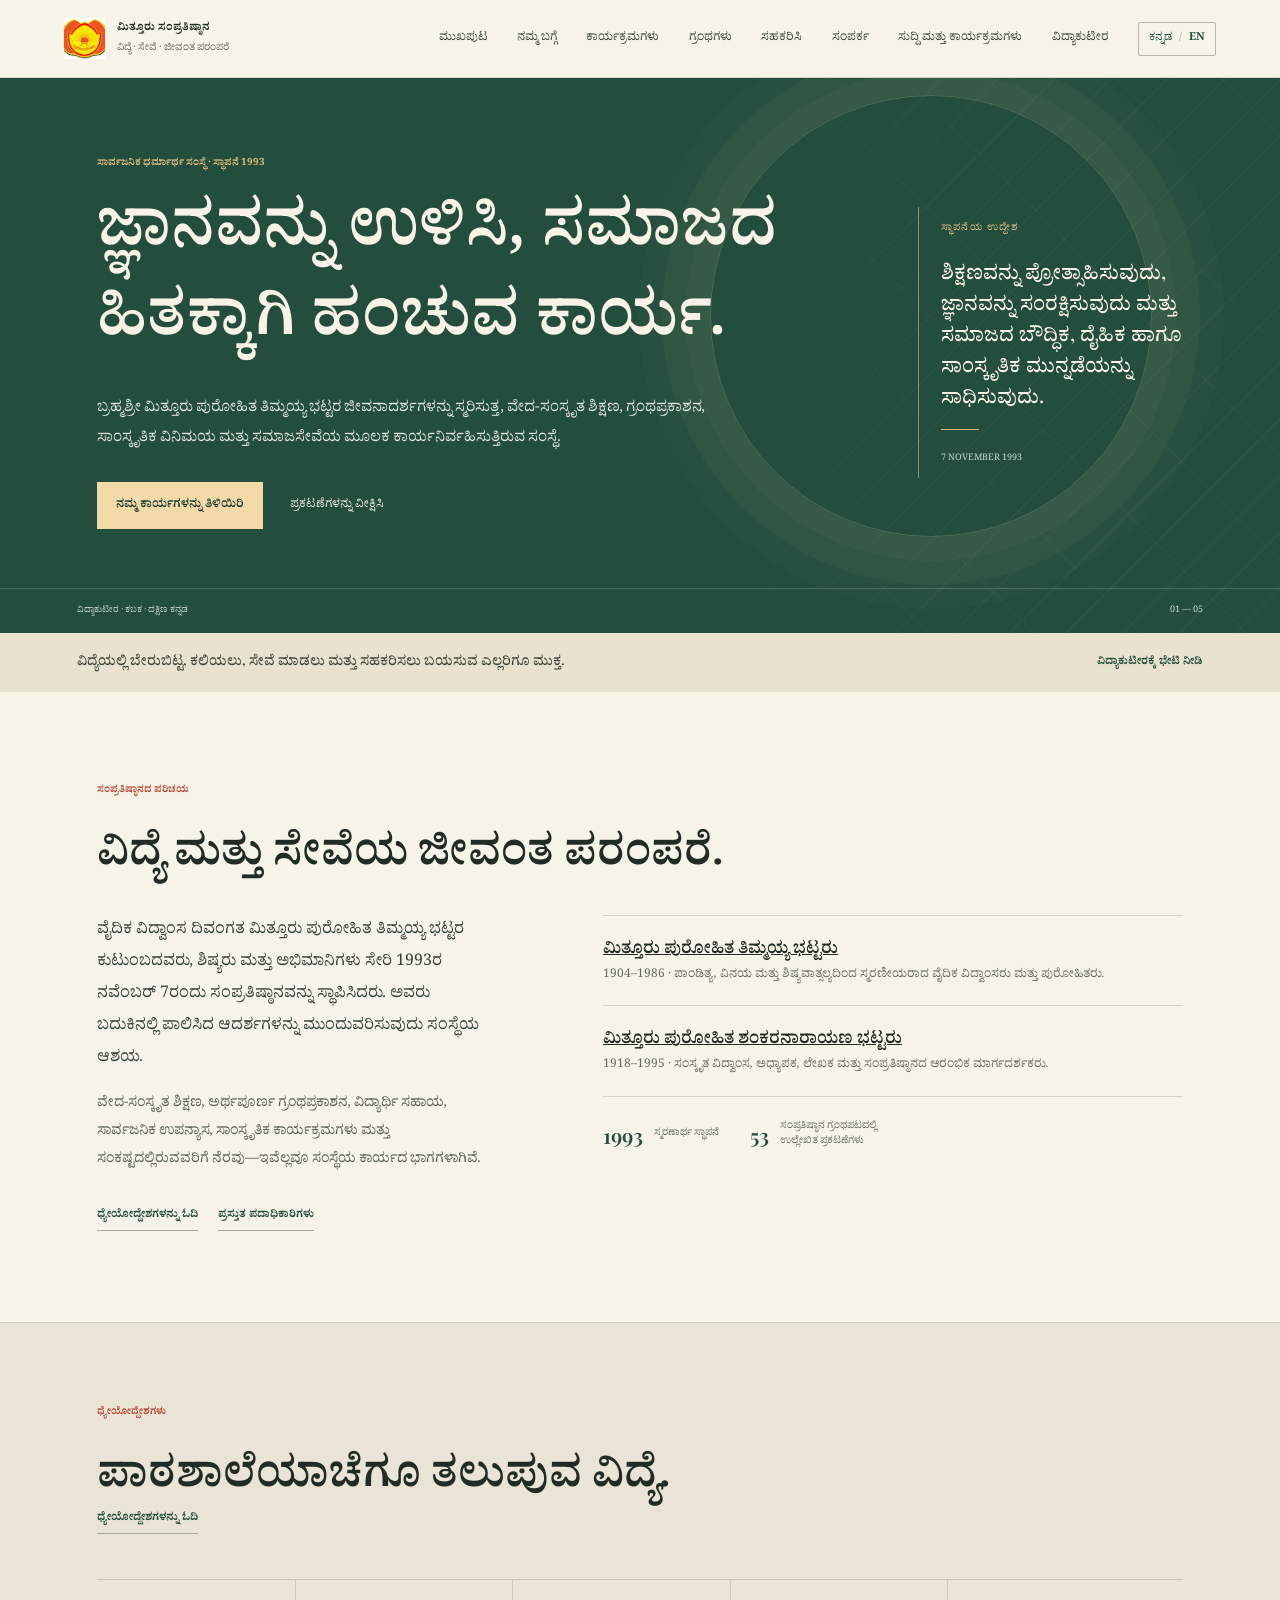
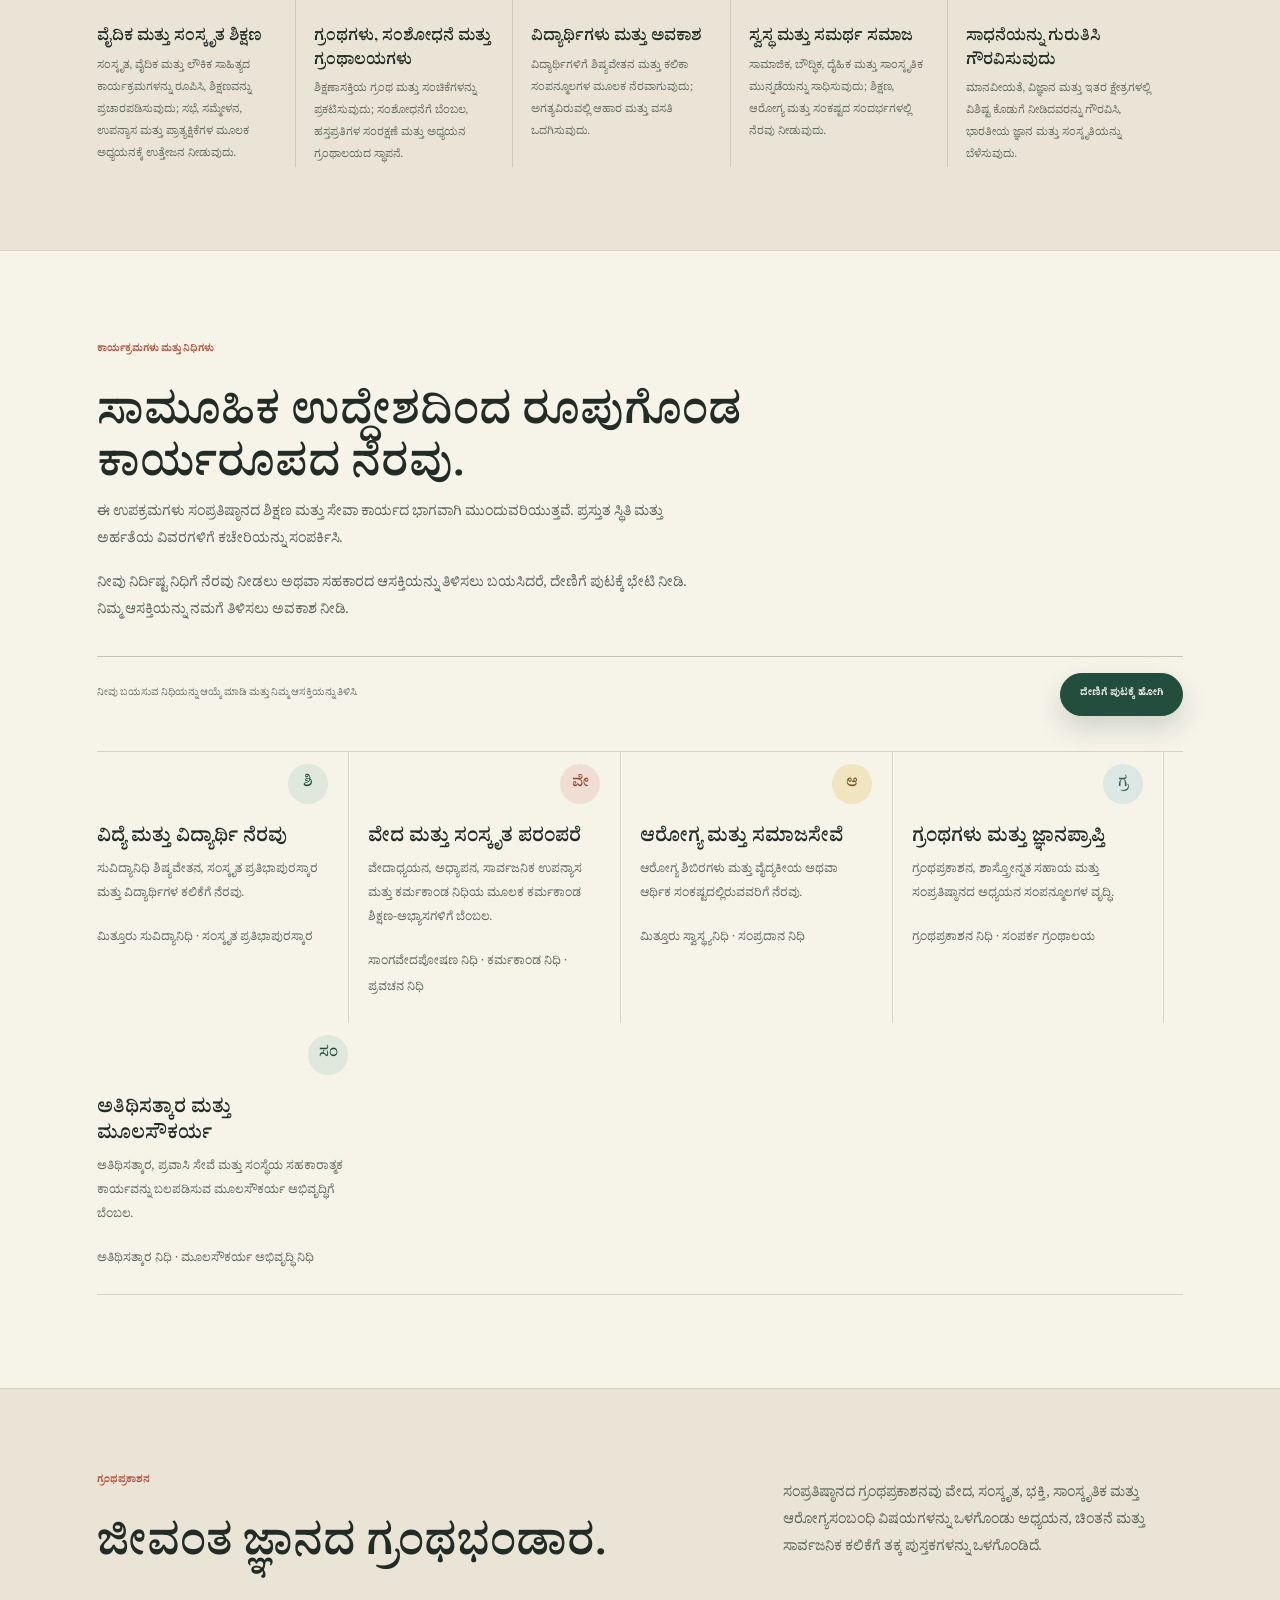
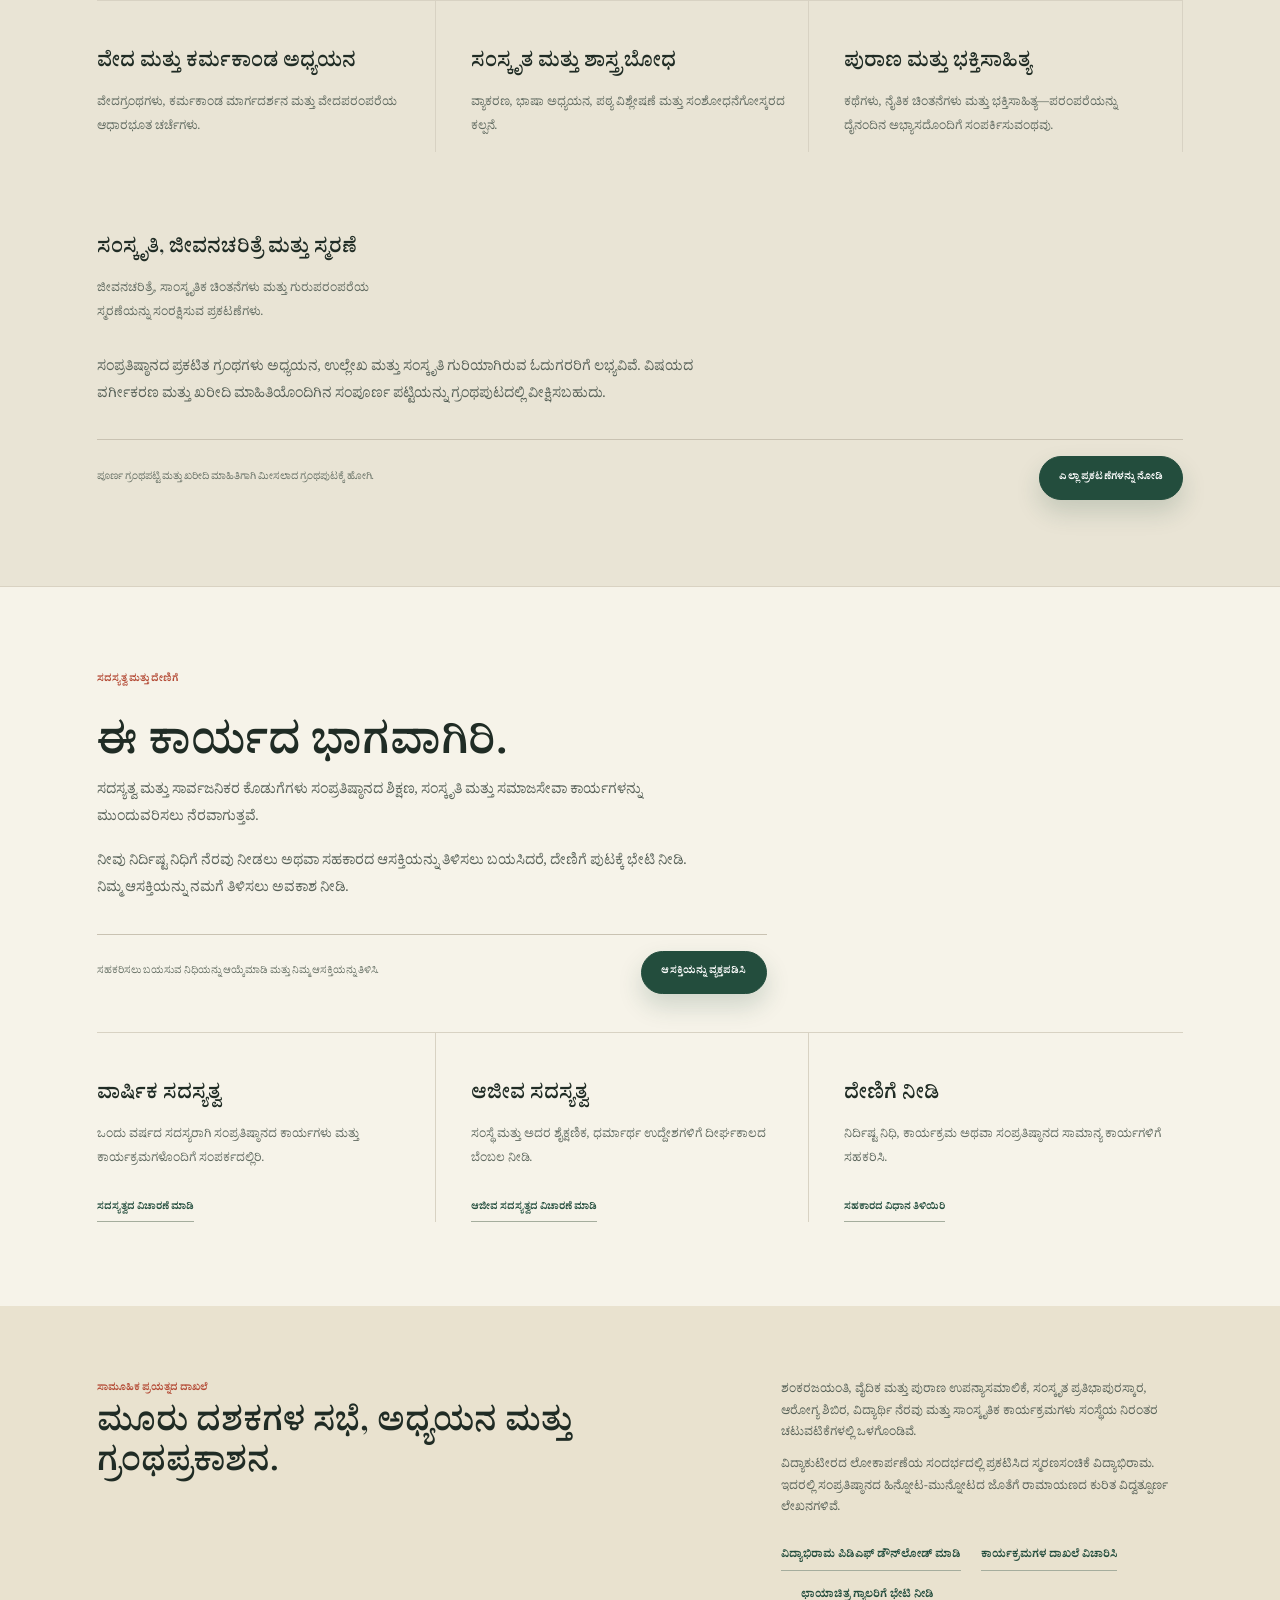
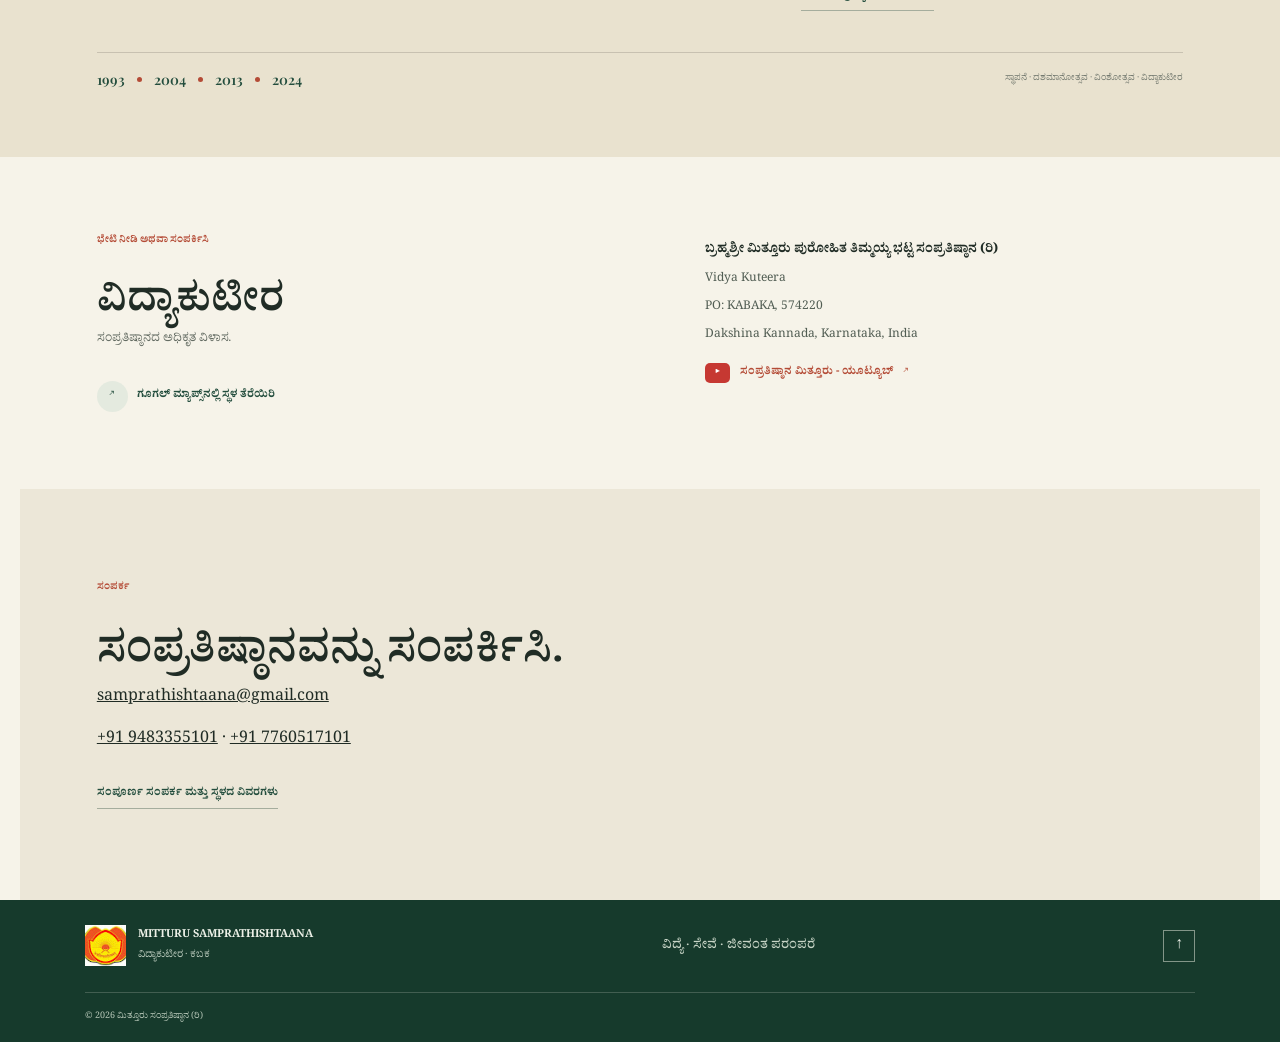
<file: index.html>
<!doctype html>
<html lang="kn">
<head>
  <meta charset="utf-8">
  <meta name="viewport" content="width=device-width, initial-scale=1">
  <meta name="theme-color" content="#f6f3e9">
  <meta name="description" content="Brahmashree Mitturu Purohitha Thimmayya Bhatta Samprathishtaana: Vedic and Sanskrit learning, publications, cultural programmes and community support.">
  <title>Mitturu Samprathishtaana | Vidya Kuteera</title>
  <link rel="preconnect" href="https://fonts.googleapis.com">
  <link rel="preconnect" href="https://fonts.gstatic.com" crossorigin>
  <link href="https://fonts.googleapis.com/css2?family=DM+Sans:wght@400;500;600;700&family=Noto+Serif+Kannada:wght@400;500;600;700&family=Playfair+Display:wght@500;600;700&display=swap" rel="stylesheet">
  <link rel="stylesheet" href="styles.css">
  <script src="app.js" defer></script>
</head>
<body>
  <a class="skip-link" href="#main" data-en="Skip to content" data-kn="ವಿಷಯಕ್ಕೆ ತೆರಳಿ">Skip to content</a>
  <header class="site-header">
    <a class="brand" href="index.html" aria-label="Mitturu Samprathishtaana home">
      <span class="brand-mark" aria-hidden="true">ವಿ</span>
      <span class="brand-copy"><strong data-en="MITTURU SAMPRATHISHTAANA" data-kn="ಮಿತ್ತೂರು ಸಂಪ್ರತಿಷ್ಠಾನ">MITTURU SAMPRATHISHTAANA</strong><small data-en="Learning · Service · Living heritage" data-kn="ವಿದ್ಯೆ · ಸೇವೆ · ಜೀವಂತ ಪರಂಪರೆ">Learning · Service · Living heritage</small></span>
    </a>
    <button class="menu-toggle" type="button" aria-expanded="false" aria-controls="primary-nav" aria-label="Open menu"><span></span><span></span></button>
    <nav id="primary-nav" class="primary-nav" aria-label="Main navigation">
      <a href="index.html" data-en="Home" data-kn="ಮುಖಪುಟ">Home</a>
      <a href="about.html" data-en="About" data-kn="ನಮ್ಮ ಬಗ್ಗೆ">About</a>
      <a href="programmes.html" data-en="Programmes" data-kn="ಕಾರ್ಯಕ್ರಮಗಳು">Programmes</a>
      <a href="books.html" data-en="Books" data-kn="ಗ್ರಂಥಗಳು">Books</a>
      <a href="support.html" data-en="Support" data-kn="ಸಹಕರಿಸಿ">Support</a>
      <a href="contact.html" data-en="Contact" data-kn="ಸಂಪರ್ಕ">Contact</a>
      <button class="language-switch" id="language-switch" type="button" aria-label="Switch language"><span>ಕನ್ನಡ</span><span class="language-divider">/</span><span>EN</span></button>
    </nav>
  </header>

  <main id="main">
    <section class="hero" id="home">
      <div class="hero-pattern" aria-hidden="true"></div>
      <div class="hero-inner">
        <div class="hero-copy">
          <p class="eyebrow" data-en="A public charitable trust · Established 1993" data-kn="ಸಾರ್ವಜನಿಕ ಧರ್ಮಾರ್ಥ ಸಂಸ್ಥೆ · ಸ್ಥಾಪನೆ 1993">A public charitable trust · Established 1993</p>
          <h1 data-en="Knowledge kept alive. Shared for the common good." data-kn="ಜ್ಞಾನವನ್ನು ಉಳಿಸಿ, ಸಮಾಜದ ಹಿತಕ್ಕಾಗಿ ಹಂಚುವ ಕಾರ್ಯ.">Knowledge kept alive. Shared for the common good.</h1>
          <p class="hero-intro" data-en="Honouring the life and ideals of Brahmashree Mitturu Purohitha Thimmayya Bhatta through Vedic and Sanskrit learning, books, cultural exchange and community care." data-kn="ಬ್ರಹ್ಮಶ್ರೀ ಮಿತ್ತೂರು ಪುರೋಹಿತ ತಿಮ್ಮಯ್ಯ ಭಟ್ಟರ ಜೀವನಾದರ್ಶಗಳನ್ನು ಸ್ಮರಿಸುತ್ತ, ವೇದ-ಸಂಸ್ಕೃತ ಶಿಕ್ಷಣ, ಗ್ರಂಥಪ್ರಕಾಶನ, ಸಾಂಸ್ಕೃತಿಕ ವಿನಿಮಯ ಮತ್ತು ಸಮಾಜಸೇವೆಯ ಮೂಲಕ ಕಾರ್ಯನಿರ್ವಹಿಸುತ್ತಿರುವ ಸಂಸ್ಥೆ.">Honouring the life and ideals of Brahmashree Mitturu Purohitha Thimmayya Bhatta through Vedic and Sanskrit learning, books, cultural exchange and community care.</p>
          <div class="hero-actions"><a class="button button-dark" href="#work" data-en="Explore our work" data-kn="ನಮ್ಮ ಕಾರ್ಯಗಳನ್ನು ತಿಳಿಯಿರಿ">Explore our work <span aria-hidden="true">↗</span></a><a class="text-link" href="#books" data-en="Browse publications" data-kn="ಪ್ರಕಟಣೆಗಳನ್ನು ವೀಕ್ಷಿಸಿ">Browse publications <span aria-hidden="true">→</span></a></div>
        </div>
        <aside class="hero-note">
          <span class="note-label" data-en="Our founding purpose" data-kn="ಸ್ಥಾಪನೆಯ ಉದ್ದೇಶ">Our founding purpose</span>
          <p data-en="To encourage education, preserve knowledge and strengthen the intellectual, physical and cultural life of society." data-kn="ಶಿಕ್ಷಣವನ್ನು ಪ್ರೋತ್ಸಾಹಿಸುವುದು, ಜ್ಞಾನವನ್ನು ಸಂರಕ್ಷಿಸುವುದು ಮತ್ತು ಸಮಾಜದ ಬೌದ್ಧಿಕ, ದೈಹಿಕ ಹಾಗೂ ಸಾಂಸ್ಕೃತಿಕ ಮುನ್ನಡೆಯನ್ನು ಸಾಧಿಸುವುದು.">To encourage education, preserve knowledge and strengthen the intellectual, physical and cultural life of society.</p>
          <span class="note-rule"></span><span class="note-date">7 NOVEMBER 1993</span>
        </aside>
      </div>
      <div class="hero-bottom"><span data-en="VIDYA KUTEERA · KABAKA · DAKSHINA KANNADA" data-kn="ವಿದ್ಯಾಕುಟೀರ · ಕಬಕ · ದಕ್ಷಿಣ ಕನ್ನಡ">VIDYA KUTEERA · KABAKA · DAKSHINA KANNADA</span><span>01 — 05</span></div>
    </section>

    <section class="intro-strip" aria-label="At a glance">
      <p data-en="Rooted in learning. Open to all who wish to learn, serve and contribute." data-kn="ವಿದ್ಯೆಯಲ್ಲಿ ಬೇರುಬಿಟ್ಟ, ಕಲಿಯಲು, ಸೇವೆ ಮಾಡಲು ಮತ್ತು ಸಹಕರಿಸಲು ಬಯಸುವ ಎಲ್ಲರಿಗೂ ಮುಕ್ತ.">Rooted in learning. Open to all who wish to learn, serve and contribute.</p>
      <a href="#contact" data-en="Visit Vidya Kuteera" data-kn="ವಿದ್ಯಾಕುಟೀರಕ್ಕೆ ಭೇಟಿ ನೀಡಿ">Visit Vidya Kuteera <span aria-hidden="true">↗</span></a>
    </section>

    <section class="section about-section" id="about">
      <div class="section-heading"><p class="eyebrow" data-en="01 / About the Samprathishtaana" data-kn="01 / ಸಂಪ್ರತಿಷ್ಠಾನದ ಪರಿಚಯ">01 / About the Samprathishtaana</p><h2 data-en="A living legacy of learning and service." data-kn="ವಿದ್ಯೆ ಮತ್ತು ಸೇವೆಯ ಜೀವಂತ ಪರಂಪರೆ.">A living legacy of learning and service.</h2></div>
      <div class="about-grid">
        <div class="about-lead"><p data-en="Founded on 7 November 1993 by the family, students and well-wishers of the late Vedic scholar Mitturu Purohitha Thimmayya Bhatta, the Samprathishtaana works to carry forward the ideals he lived by." data-kn="ವೈದಿಕ ವಿದ್ವಾಂಸ ದಿವಂಗತ ಮಿತ್ತೂರು ಪುರೋಹಿತ ತಿಮ್ಮಯ್ಯ ಭಟ್ಟರ ಕುಟುಂಬದವರು, ಶಿಷ್ಯರು ಮತ್ತು ಅಭಿಮಾನಿಗಳು ಸೇರಿ 1993ರ ನವೆಂಬರ್ 7ರಂದು ಸಂಪ್ರತಿಷ್ಠಾನವನ್ನು ಸ್ಥಾಪಿಸಿದರು. ಅವರು ಬದುಕಿನಲ್ಲಿ ಪಾಲಿಸಿದ ಆದರ್ಶಗಳನ್ನು ಮುಂದುವರಿಸುವುದು ಸಂಸ್ಥೆಯ ಆಶಯ.">Founded on 7 November 1993 by the family, students and well-wishers of the late Vedic scholar Mitturu Purohitha Thimmayya Bhatta, the Samprathishtaana works to carry forward the ideals he lived by.</p><p data-en="Its work brings together Vedic and Sanskrit education, thoughtful publishing, student assistance, public lectures, cultural programmes and support for people facing hardship." data-kn="ವೇದ-ಸಂಸ್ಕೃತ ಶಿಕ್ಷಣ, ಅರ್ಥಪೂರ್ಣ ಗ್ರಂಥಪ್ರಕಾಶನ, ವಿದ್ಯಾರ್ಥಿ ಸಹಾಯ, ಸಾರ್ವಜನಿಕ ಉಪನ್ಯಾಸ, ಸಾಂಸ್ಕೃತಿಕ ಕಾರ್ಯಕ್ರಮಗಳು ಮತ್ತು ಸಂಕಷ್ಟದಲ್ಲಿರುವವರಿಗೆ ನೆರವು—ಇವೆಲ್ಲವೂ ಸಂಸ್ಥೆಯ ಕಾರ್ಯದ ಭಾಗಗಳಾಗಿವೆ.">Its work brings together Vedic and Sanskrit education, thoughtful publishing, student assistance, public lectures, cultural programmes and support for people facing hardship.</p><a class="underlined-link" href="#objectives" data-en="Read our objectives" data-kn="ಧ್ಯೇಯೋದ್ದೇಶಗಳನ್ನು ಓದಿ">Read our objectives <span aria-hidden="true">→</span></a><a class="underlined-link" href="office-bearers.html" data-en="Current office bearers" data-kn="ಪ್ರಸ್ತುತ ಪದಾಧಿಕಾರಿಗಳು">Current office bearers <span aria-hidden="true">→</span></a></div>
        <div class="founders">
          <article class="founder"><span class="founder-number">A</span><div><h3><a href="thimmayya_bhatta.html" aria-label="Read the biography of Mitturu Purohitha Thimmayya Bhatta"><span data-en="Mitturu Purohitha Thimmayya Bhatta" data-kn="ಮಿತ್ತೂರು ಪುರೋಹಿತ ತಿಮ್ಮಯ್ಯ ಭಟ್ಟರು">Mitturu Purohitha Thimmayya Bhatta</span></a></h3><p data-en="1904–1986 · Vedic scholar and priest remembered for his learning, humility and care for his students." data-kn="1904–1986 · ಪಾಂಡಿತ್ಯ, ವಿನಯ ಮತ್ತು ಶಿಷ್ಯವಾತ್ಸಲ್ಯದಿಂದ ಸ್ಮರಣೀಯರಾದ ವೈದಿಕ ವಿದ್ವಾಂಸರು ಮತ್ತು ಪುರೋಹಿತರು.">1904–1986 · Vedic scholar and priest remembered for his learning, humility and care for his students.</p></div></article>
          <article class="founder"><span class="founder-number">B</span><div><h3><a href="shankaranarayana_bhatta.html" aria-label="Read the biography of Mitturu Purohitha Shankaranarayana Bhatta"><span data-en="Mitturu Purohitha Shankaranarayana Bhatta" data-kn="ಮಿತ್ತೂರು ಪುರೋಹಿತ ಶಂಕರನಾರಾಯಣ ಭಟ್ಟರು">Mitturu Purohitha Shankaranarayana Bhatta</span></a></h3><p data-en="1918–1995 · Sanskrit scholar, teacher, author and an early guide to the Samprathishtaana." data-kn="1918–1995 · ಸಂಸ್ಕೃತ ವಿದ್ವಾಂಸ, ಅಧ್ಯಾಪಕ, ಲೇಖಕ ಮತ್ತು ಸಂಪ್ರತಿಷ್ಠಾನದ ಆರಂಭಿಕ ಮಾರ್ಗದರ್ಶಕರು.">1918–1995 · Sanskrit scholar, teacher, author and an early guide to the Samprathishtaana.</p></div></article>
          <div class="legacy-stat"><strong>1993</strong><span data-en="Established in remembrance" data-kn="ಸ್ಮರಣಾರ್ಥ ಸ್ಥಾಪನೆ">Established in remembrance</span><strong>53</strong><span data-en="Published titles in the Samprathishtaana catalogue" data-kn="ಸಂಪ್ರತಿಷ್ಠಾನ ಗ್ರಂಥಪಟದಲ್ಲಿ ಉಲ್ಲೇಖಿತ ಪ್ರಕಟಣೆಗಳು">Published titles in the Samprathishtaana catalogue</span></div>
        </div>
      </div>
    </section>

    <section class="objectives-section" id="objectives">
      <div class="section objectives-inner"><div class="section-heading"><p class="eyebrow" data-en="Objectives" data-kn="ಧ್ಯೇಯೋದ್ದೇಶಗಳು">ಧ್ಯೇಯೋದ್ದೇಶಗಳು</p><h2 data-en="Learning that reaches beyond the classroom." data-kn="ಪಾಠಶಾಲೆಯಾಚೆಗೂ ತಲುಪುವ ವಿದ್ಯೆ.">Learning that reaches beyond the classroom.</h2><a class="underlined-link" href="dhyeyoddesha.html" data-en="Read the objectives" data-kn="ಧ್ಯೇಯೋದ್ದೇಶಗಳನ್ನು ಓದಿ">Read the objectives <span aria-hidden="true">→</span></a></div>
        <div class="objective-list">
          <article><span>01</span><h3 data-en="Vedic and Sanskrit learning" data-kn="ವೈದಿಕ ಮತ್ತು ಸಂಸ್ಕೃತ ಶಿಕ್ಷಣ">Vedic and Sanskrit learning</h3><p data-en="Develop and share programmes in Sanskrit, Vedic and secular literature; encourage study through lectures, conferences and demonstrations." data-kn="ಸಂಸ್ಕೃತ, ವೈದಿಕ ಮತ್ತು ಲೌಕಿಕ ಸಾಹಿತ್ಯದ ಕಾರ್ಯಕ್ರಮಗಳನ್ನು ರೂಪಿಸಿ, ಶಿಕ್ಷಣವನ್ನು ಪ್ರಚಾರಪಡಿಸುವುದು; ಸಭೆ, ಸಮ್ಮೇಳನ, ಉಪನ್ಯಾಸ ಮತ್ತು ಪ್ರಾತ್ಯಕ್ಷಿಕೆಗಳ ಮೂಲಕ ಅಧ್ಯಯನಕ್ಕೆ ಉತ್ತೇಜನ ನೀಡುವುದು.">Develop and share programmes in Sanskrit, Vedic and secular literature; encourage study through lectures, conferences and demonstrations.</p></article>
          <article><span>02</span><h3 data-en="Books, research and libraries" data-kn="ಗ್ರಂಥಗಳು, ಸಂಶೋಧನೆ ಮತ್ತು ಗ್ರಂಥಾಲಯಗಳು">Books, research and libraries</h3><p data-en="Publish educational books and periodicals; support research, preserve manuscripts and make a study library accessible to learners." data-kn="ಶಿಕ್ಷಣಾಸಕ್ತಿಯ ಗ್ರಂಥ ಮತ್ತು ಸಂಚಿಕೆಗಳನ್ನು ಪ್ರಕಟಿಸುವುದು; ಸಂಶೋಧನೆಗೆ ಬೆಂಬಲ, ಹಸ್ತಪ್ರತಿಗಳ ಸಂರಕ್ಷಣೆ ಮತ್ತು ಅಧ್ಯಯನ ಗ್ರಂಥಾಲಯದ ಸ್ಥಾಪನೆ.">Publish educational books and periodicals; support research, preserve manuscripts and make a study library accessible to learners.</p></article>
          <article><span>03</span><h3 data-en="Students and opportunity" data-kn="ವಿದ್ಯಾರ್ಥಿಗಳು ಮತ್ತು ಅವಕಾಶ">Students and opportunity</h3><p data-en="Support students through scholarships and learning resources, and help provide food and accommodation where needed." data-kn="ವಿದ್ಯಾರ್ಥಿಗಳಿಗೆ ಶಿಷ್ಯವೇತನ ಮತ್ತು ಕಲಿಕಾ ಸಂಪನ್ಮೂಲಗಳ ಮೂಲಕ ನೆರವಾಗುವುದು; ಅಗತ್ಯವಿರುವಲ್ಲಿ ಆಹಾರ ಮತ್ತು ವಸತಿ ಒದಗಿಸುವುದು.">Support students through scholarships and learning resources, and help provide food and accommodation where needed.</p></article>
          <article><span>04</span><h3 data-en="A stronger, healthier society" data-kn="ಸ್ವಸ್ಥ ಮತ್ತು ಸಮರ್ಥ ಸಮಾಜ">A stronger, healthier society</h3><p data-en="Advance social, intellectual, physical and cultural wellbeing, and offer assistance in education, health and times of hardship." data-kn="ಸಾಮಾಜಿಕ, ಬೌದ್ಧಿಕ, ದೈಹಿಕ ಮತ್ತು ಸಾಂಸ್ಕೃತಿಕ ಮುನ್ನಡೆಯನ್ನು ಸಾಧಿಸುವುದು; ಶಿಕ್ಷಣ, ಆರೋಗ್ಯ ಮತ್ತು ಸಂಕಷ್ಟದ ಸಂದರ್ಭಗಳಲ್ಲಿ ನೆರವು ನೀಡುವುದು.">Advance social, intellectual, physical and cultural wellbeing, and offer assistance in education, health and times of hardship.</p></article>
          <article><span>05</span><h3 data-en="Recognise and encourage excellence" data-kn="ಸಾಧನೆಯನ್ನು ಗುರುತಿಸಿ ಗೌರವಿಸುವುದು">Recognise and encourage excellence</h3><p data-en="Honour meaningful contributions in humanities, science and other fields, and nurture Indian knowledge and cultural traditions." data-kn="ಮಾನವೀಯತೆ, ವಿಜ್ಞಾನ ಮತ್ತು ಇತರ ಕ್ಷೇತ್ರಗಳಲ್ಲಿ ವಿಶಿಷ್ಟ ಕೊಡುಗೆ ನೀಡಿದವರನ್ನು ಗೌರವಿಸಿ, ಭಾರತೀಯ ಜ್ಞಾನ ಮತ್ತು ಸಂಸ್ಕೃತಿಯನ್ನು ಬೆಳೆಸುವುದು.">Honour meaningful contributions in humanities, science and other fields, and nurture Indian knowledge and cultural traditions.</p></article>
        </div>
      </div>
    </section>

    <section class="section work-section" id="work"><div class="section-heading"><p class="eyebrow" data-en="03 / Programmes and funds" data-kn="03 / ಕಾರ್ಯಕ್ರಮಗಳು ಮತ್ತು ನಿಧಿಗಳು">03 / Programmes and funds</p><h2 data-en="Practical care, shaped around shared purpose." data-kn="ಸಾಮೂಹಿಕ ಉದ್ದೇಶದಿಂದ ರೂಪುಗೊಂಡ ಕಾರ್ಯರೂಪದ ನೆರವು.">Practical care, shaped around shared purpose.</h2><p class="section-deck" data-en="These programmes continue as part of the Samprathishtaana’s broader educational and service work. Please contact the office for the current status and eligibility details." data-kn="ಈ ಉಪಕ್ರಮಗಳು ಸಂಪ್ರತಿಷ್ಠಾನದ ಶಿಕ್ಷಣ ಮತ್ತು ಸೇವಾ ಕಾರ್ಯದ ಭಾಗವಾಗಿ ಮುಂದುವರಿಯುತ್ತವೆ. ಪ್ರಸ್ತುತ ಸ್ಥಿತಿ ಮತ್ತು ಅರ್ಹತೆಯ ವಿವರಗಳಿಗೆ ಕಚೇರಿಯನ್ನು ಸಂಪರ್ಕಿಸಿ.">These programmes continue as part of the Samprathishtaana’s broader educational and service work. Please contact the office for the current status and eligibility details.</p><p class="section-deck" data-en="If you would like to support a specific fund or share your expression of interest, please visit the donation page and let us know how you wish to contribute." data-kn="ನೀವು ನಿರ್ದಿಷ್ಟ ನಿಧಿಗೆ ನೆರವು ನೀಡಲು ಅಥವಾ ಸಹಕಾರದ ಆಸಕ್ತಿಯನ್ನು ತಿಳಿಸಲು ಬಯಸಿದರೆ, ದೇಣಿಗೆ ಪುಟಕ್ಕೆ ಭೇಟಿ ನೀಡಿ. ನಿಮ್ಮ ಆಸಕ್ತಿಯನ್ನು ನಮಗೆ ತಿಳಿಸಲು ಅವಕಾಶ ನೀಡಿ.">If you would like to support a specific fund or share your expression of interest, please visit the donation page and let us know how you wish to contribute.</p></div>
      <div class="catalogue-note">
        <span data-en="Choose a fund and send your expression of interest." data-kn="ನೀವು ಬಯಸುವ ನಿಧಿಯನ್ನು ಆಯ್ಕೆ ಮಾಡಿ ಮತ್ತು ನಿಮ್ಮ ಆಸಕ್ತಿಯನ್ನು ತಿಳಿಸಿ.">Choose a fund and send your expression of interest.</span>
        <a class="button-link" href="donation.html" data-en="Go to donation page" data-kn="ದೇಣಿಗೆ ಪುಟಕ್ಕೆ ಹೋಗಿ">Go to donation page <span aria-hidden="true">→</span></a>
      </div>
      <div class="programme-grid">
        <article class="programme programme-green"><span class="programme-index">01</span><span class="programme-symbol" aria-hidden="true">ಶಿ</span><h3 data-en="Learning and student support" data-kn="ವಿದ್ಯೆ ಮತ್ತು ವಿದ್ಯಾರ್ಥಿ ನೆರವು">Learning and student support</h3><p data-en="Suvidya Nidhi scholarships, Sanskrit talent awards and support for student learning." data-kn="ಸುವಿದ್ಯಾನಿಧಿ ಶಿಷ್ಯವೇತನ, ಸಂಸ್ಕೃತ ಪ್ರತಿಭಾಪುರಸ್ಕಾರ ಮತ್ತು ವಿದ್ಯಾರ್ಥಿಗಳ ಕಲಿಕೆಗೆ ನೆರವು.">Suvidya Nidhi scholarships, Sanskrit talent awards and support for student learning.</p><span class="programme-kannada">ಮಿತ್ತೂರು ಸುವಿದ್ಯಾನಿಧಿ · ಸಂಸ್ಕೃತ ಪ್ರತಿಭಾಪುರಸ್ಕಾರ</span></article>
        <article class="programme programme-rose"><span class="programme-index">02</span><span class="programme-symbol" aria-hidden="true">ವೇ</span><h3 data-en="Veda and Sanskrit traditions" data-kn="ವೇದ ಮತ್ತು ಸಂಸ್ಕೃತ ಪರಂಪರೆ">Veda and Sanskrit traditions</h3><p data-en="Support for Veda study, instruction, public lectures, and the Karmakanda Nidhi for ritual learning and practice." data-kn="ವೇದಾಧ್ಯಯನ, ಅಧ್ಯಾಪನ, ಸಾರ್ವಜನಿಕ ಉಪನ್ಯಾಸ ಮತ್ತು ಕರ್ಮಕಾಂಡ ನಿಧಿಯ ಮೂಲಕ ಕರ್ಮಕಾಂಡ ಶಿಕ್ಷಣ-ಅಭ್ಯಾಸಗಳಿಗೆ ಬೆಂಬಲ.">Support for Veda study, instruction, public lectures, and the Karmakanda Nidhi for ritual learning and practice.</p><span class="programme-kannada">ಸಾಂಗವೇದಪೋಷಣ ನಿಧಿ · ಕರ್ಮಕಾಂಡ ನಿಧಿ · ಪ್ರವಚನ ನಿಧಿ</span></article>
        <article class="programme programme-yellow"><span class="programme-index">03</span><span class="programme-symbol" aria-hidden="true">ಆ</span><h3 data-en="Health and community care" data-kn="ಆರೋಗ್ಯ ಮತ್ತು ಸಮಾಜಸೇವೆ">Health and community care</h3><p data-en="Health camps and assistance for people facing medical or financial hardship." data-kn="ಆರೋಗ್ಯ ಶಿಬಿರಗಳು ಮತ್ತು ವೈದ್ಯಕೀಯ ಅಥವಾ ಆರ್ಥಿಕ ಸಂಕಷ್ಟದಲ್ಲಿರುವವರಿಗೆ ನೆರವು.">Health camps and assistance for people facing medical or financial hardship.</p><span class="programme-kannada">ಮಿತ್ತೂರು ಸ್ವಾಸ್ಥ್ಯನಿಧಿ · ಸಂಪ್ರದಾನ ನಿಧಿ</span></article>
        <article class="programme programme-blue"><span class="programme-index">04</span><span class="programme-symbol" aria-hidden="true">ಗ್ರ</span><h3 data-en="Books and access to knowledge" data-kn="ಗ್ರಂಥಗಳು ಮತ್ತು ಜ್ಞಾನಪ್ರಾಪ್ತಿ">Books and access to knowledge</h3><p data-en="Publishing, scholarship support and the growing body of study resources linked to the Samprathishtaana." data-kn="ಗ್ರಂಥಪ್ರಕಾಶನ, ಶಾಸ್ತ್ರೋನ್ನತ ಸಹಾಯ ಮತ್ತು ಸಂಪ್ರತಿಷ್ಠಾನದ ಅಧ್ಯಯನ ಸಂಪನ್ಮೂಲಗಳ ವೃದ್ಧಿ.">Publishing, scholarship support and the growing body of study resources linked to the Samprathishtaana.</p><span class="programme-kannada">ಗ್ರಂಥಪ್ರಕಾಶನ ನಿಧಿ · ಸಂಪರ್ಕ ಗ್ರಂಥಾಲಯ</span></article>
        <article class="programme programme-ivory"><span class="programme-index">05</span><span class="programme-symbol" aria-hidden="true">ಸಂ</span><h3 data-en="Guest care and infrastructure" data-kn="ಅತಿಥಿಸತ್ಕಾರ ಮತ್ತು ಮೂಲಸೌಕರ್ಯ">Guest care and infrastructure</h3><p data-en="Support for hospitality, visitor care and the development of facilities that strengthen the institution’s shared work." data-kn="ಅತಿಥಿಸತ್ಕಾರ, ಪ್ರವಾಸಿ ಸೇವೆ ಮತ್ತು ಸಂಸ್ಥೆಯ ಸಹಕಾರಾತ್ಮಕ ಕಾರ್ಯವನ್ನು ಬಲಪಡಿಸುವ ಮೂಲಸೌಕರ್ಯ ಅಭಿವೃದ್ಧಿಗೆ ಬೆಂಬಲ.">Support for hospitality, visitor care and the development of facilities that strengthen the institution’s shared work.</p><span class="programme-kannada">ಅತಿಥಿಸತ್ಕಾರ ನಿಧಿ · ಮೂಲಸೌಕರ್ಯ ಅಭಿವೃದ್ಧಿ ನಿಧಿ</span></article>
      </div>
    </section>

    <section class="books-section" id="books">
      <div class="section books-inner">
        <div class="section-heading books-heading">
          <div>
            <p class="eyebrow" data-en="04 / Publications" data-kn="04 / ಗ್ರಂಥಪ್ರಕಾಶನ">04 / Publications</p>
            <h2 data-en="A library of living knowledge." data-kn="ಜೀವಂತ ಜ್ಞಾನದ ಗ್ರಂಥಭಂಡಾರ.">A library of living knowledge.</h2>
          </div>
          <p class="section-deck" data-en="The Samprathishtaana’s publications unfold across Vedic, Sanskrit, devotional, cultural and wellbeing themes, offering books for study, reflection and public learning." data-kn="ಸಂಪ್ರತಿಷ್ಠಾನದ ಗ್ರಂಥಪ್ರಕಾಶನವು ವೇದ, ಸಂಸ್ಕೃತ, ಭಕ್ತಿ, ಸಾಂಸ್ಕೃತಿಕ ಮತ್ತು ಆರೋಗ್ಯಸಂಬಂಧಿ ವಿಷಯಗಳನ್ನು ಒಳಗೊಂಡು ಅಧ್ಯಯನ, ಚಿಂತನೆ ಮತ್ತು ಸಾರ್ವಜನಿಕ ಕಲಿಕೆಗೆ ತಕ್ಕ ಪುಸ್ತಕಗಳನ್ನು ಒಳಗೊಂಡಿದೆ.">The Samprathishtaana’s publications unfold across Vedic, Sanskrit, devotional, cultural and wellbeing themes, offering books for study, reflection and public learning.</p>
        </div>

        <div class="support-grid">
          <article class="support-item">
            <span class="support-no">01</span>
            <h3 data-en="Vedic and ritual studies" data-kn="ವೇದ ಮತ್ತು ಕರ್ಮಕಾಂಡ ಅಧ್ಯಯನ">Vedic and ritual studies</h3>
            <p data-en="Scriptural texts, ritual instruction and foundational discussions drawn from the Vedic tradition." data-kn="ವೇದಗ್ರಂಥಗಳು, ಕರ್ಮಕಾಂಡ ಮಾರ್ಗದರ್ಶನ ಮತ್ತು ವೇದಪರಂಪರೆಯ ಆಧಾರಭೂತ ಚರ್ಚೆಗಳು.">Scriptural texts, ritual instruction and foundational discussions drawn from the Vedic tradition.</p>
          </article>
          <article class="support-item">
            <span class="support-no">02</span>
            <h3 data-en="Sanskrit and scholarly learning" data-kn="ಸಂಸ್ಕೃತ ಮತ್ತು ಶಾಸ್ತ್ರಬೋಧ">Sanskrit and scholarly learning</h3>
            <p data-en="Grammar, language study, textual analysis and research-oriented learning for students and scholars." data-kn="ವ್ಯಾಕರಣ, ಭಾಷಾ ಅಧ್ಯಯನ, ಪಠ್ಯ ವಿಶ್ಲೇಷಣೆ ಮತ್ತು ಸಂಶೋಧನೆಗೋಸ್ಕರದ ಕಲ್ಪನೆ.">Grammar, language study, textual analysis and research-oriented learning for students and scholars.</p>
          </article>
          <article class="support-item">
            <span class="support-no">03</span>
            <h3 data-en="Puranic and devotional literature" data-kn="ಪುರಾಣ ಮತ್ತು ಭಕ್ತಿಸಾಹಿತ್ಯ">Puranic and devotional literature</h3>
            <p data-en="Stories, ethical reflection and devotional writings linking heritage with everyday practice." data-kn="ಕಥೆಗಳು, ನೈತಿಕ ಚಿಂತನೆಗಳು ಮತ್ತು ಭಕ್ತಿಸಾಹಿತ್ಯ—ಪರಂಪರೆಯನ್ನು ದೈನಂದಿನ ಅಭ್ಯಾಸದೊಂದಿಗೆ ಸಂಪರ್ಕಿಸುವಂಥವು.">Stories, ethical reflection and devotional writings linking heritage with everyday practice.</p>
          </article>
          <article class="support-item">
            <span class="support-no">04</span>
            <h3 data-en="Culture, biography and memory" data-kn="ಸಂಸ್ಕೃತಿ, ಜೀವನಚರಿತ್ರೆ ಮತ್ತು ಸ್ಮರಣೆ">Culture, biography and memory</h3>
            <p data-en="Biographical studies, cultural reflections and publications that preserve the memory of teachers and traditions." data-kn="ಜೀವನಚರಿತ್ರೆ, ಸಾಂಸ್ಕೃತಿಕ ಚಿಂತನೆಗಳು ಮತ್ತು ಗುರುಪರಂಪರೆಯ ಸ್ಮರಣೆಯನ್ನು ಸಂರಕ್ಷಿಸುವ ಪ್ರಕಟಣೆಗಳು.">Biographical studies, cultural reflections and publications that preserve the memory of teachers and traditions.</p>
          </article>
        </div>

        <p class="section-deck" data-en="The published works of Samprathishtaana are available for study, reference and circulation among readers who value traditional learning and cultural knowledge. A fuller catalogue, including subject categories and ordering information, is available on the publication page." data-kn="ಸಂಪ್ರತಿಷ್ಠಾನದ ಪ್ರಕಟಿತ ಗ್ರಂಥಗಳು ಅಧ್ಯಯನ, ಉಲ್ಲೇಖ ಮತ್ತು ಸಂಸ್ಕೃತಿ ಗುರಿಯಾಗಿರುವ ಓದುಗರರಿಗೆ ಲಭ್ಯವಿವೆ. ವಿಷಯದ ವರ್ಗೀಕರಣ ಮತ್ತು ಖರೀದಿ ಮಾಹಿತಿಯೊಂದಿಗಿನ ಸಂಪೂರ್ಣ ಪಟ್ಟಿಯನ್ನು ಗ್ರಂಥಪುಟದಲ್ಲಿ ವೀಕ್ಷಿಸಬಹುದು.">The published works of Samprathishtaana are available for study, reference and circulation among readers who value traditional learning and cultural knowledge. A fuller catalogue, including subject categories and ordering information, is available on the publication page.</p>

        <div class="catalogue-note">
          <span data-en="For the complete publication list and ordering details, visit the dedicated books page." data-kn="ಪೂರ್ಣ ಗ್ರಂಥಪಟ್ಟಿ ಮತ್ತು ಖರೀದಿ ಮಾಹಿತಿಗಾಗಿ ಮೀಸಲಾದ ಗ್ರಂಥಪುಟಕ್ಕೆ ಹೋಗಿ.">For the complete publication list and ordering details, visit the dedicated books page.</span>
          <a class="button-link" href="books.html" data-en="View all publications" data-kn="ಎಲ್ಲಾ ಪ್ರಕಟಣೆಗಳನ್ನು ನೋಡಿ">View all publications <span aria-hidden="true">→</span></a>
        </div>
      </div>
    </section>

    <section class="support-section" id="support"><div class="section support-inner"><div class="section-heading"><p class="eyebrow" data-en="05 / Membership and giving" data-kn="05 / ಸದಸ್ಯತ್ವ ಮತ್ತು ದೇಣಿಗೆ">05 / Membership and giving</p><h2 data-en="Be part of the work." data-kn="ಈ ಕಾರ್ಯದ ಭಾಗವಾಗಿರಿ.">Be part of the work.</h2><p class="section-deck" data-en="Membership and public contributions help sustain the Samprathishtaana’s educational, cultural and community initiatives." data-kn="ಸದಸ್ಯತ್ವ ಮತ್ತು ಸಾರ್ವಜನಿಕರ ಕೊಡುಗೆಗಳು ಸಂಪ್ರತಿಷ್ಠಾನದ ಶಿಕ್ಷಣ, ಸಂಸ್ಕೃತಿ ಮತ್ತು ಸಮಾಜಸೇವಾ ಕಾರ್ಯಗಳನ್ನು ಮುಂದುವರಿಸಲು ನೆರವಾಗುತ್ತವೆ.">Membership and public contributions help sustain the Samprathishtaana’s educational, cultural and community initiatives.</p>
        <p class="section-deck" data-en="If you would like to support a specific fund or share your expression of interest, please visit the donation page and let us know how you wish to contribute." data-kn="ನೀವು ನಿರ್ದಿಷ್ಟ ನಿಧಿಗೆ ನೆರವು ನೀಡಲು ಅಥವಾ ಸಹಕಾರದ ಆಸಕ್ತಿಯನ್ನು ತಿಳಿಸಲು ಬಯಸಿದರೆ, ದೇಣಿಗೆ ಪುಟಕ್ಕೆ ಭೇಟಿ ನೀಡಿ. ನಿಮ್ಮ ಆಸಕ್ತಿಯನ್ನು ನಮಗೆ ತಿಳಿಸಲು ಅವಕಾಶ ನೀಡಿ.">If you would like to support a specific fund or share your expression of interest, please visit the donation page and let us know how you wish to contribute.</p>
        <div class="catalogue-note">
          <span data-en="Choose the fund you wish to support and send your expression of interest." data-kn="ಸಹಕರಿಸಲು ಬಯಸುವ ನಿಧಿಯನ್ನು ಆಯ್ಕೆಮಾಡಿ ಮತ್ತು ನಿಮ್ಮ ಆಸಕ್ತಿಯನ್ನು ತಿಳಿಸಿ.">Choose the fund you wish to support and send your expression of interest.</span>
          <a class="button-link" href="donation.html" data-en="Express your interest" data-kn="ಆಸಕ್ತಿಯನ್ನು ವ್ಯಕ್ತಪಡಿಸಿ">Express your interest <span aria-hidden="true">→</span></a>
        </div>
      </div>
      <div class="support-grid"><article class="support-item"><span class="support-no">01</span><h3 data-en="Annual membership" data-kn="ವಾರ್ಷಿಕ ಸದಸ್ಯತ್ವ">Annual membership</h3><p data-en="Join for a year and stay connected with the Samprathishtaana’s work and activities." data-kn="ಒಂದು ವರ್ಷದ ಸದಸ್ಯರಾಗಿ ಸಂಪ್ರತಿಷ್ಠಾನದ ಕಾರ್ಯಗಳು ಮತ್ತು ಕಾರ್ಯಕ್ರಮಗಳೊಂದಿಗೆ ಸಂಪರ್ಕದಲ್ಲಿರಿ.">Join for a year and stay connected with the Samprathishtaana’s work and activities.</p><a class="underlined-link" href="#contact" data-en="Enquire about membership" data-kn="ಸದಸ್ಯತ್ವದ ವಿಚಾರಣೆ ಮಾಡಿ">Enquire about membership <span aria-hidden="true">→</span></a></article><article class="support-item"><span class="support-no">02</span><h3 data-en="Life membership" data-kn="ಆಜೀವ ಸದಸ್ಯತ್ವ">Life membership</h3><p data-en="Make a lasting commitment to the institution and its educational and charitable aims." data-kn="ಸಂಸ್ಥೆ ಮತ್ತು ಅದರ ಶೈಕ್ಷಣಿಕ, ಧರ್ಮಾರ್ಥ ಉದ್ದೇಶಗಳಿಗೆ ದೀರ್ಘಕಾಲದ ಬೆಂಬಲ ನೀಡಿ.">Make a lasting commitment to the institution and its educational and charitable aims.</p><a class="underlined-link" href="#contact" data-en="Enquire about life membership" data-kn="ಆಜೀವ ಸದಸ್ಯತ್ವದ ವಿಚಾರಣೆ ಮಾಡಿ">Enquire about life membership <span aria-hidden="true">→</span></a></article><article class="support-item"><span class="support-no">03</span><h3 data-en="Make a contribution" data-kn="ದೇಣಿಗೆ ನೀಡಿ">Make a contribution</h3><p data-en="Support a named fund, a programme or the Samprathishtaana’s work in general." data-kn="ನಿರ್ದಿಷ್ಟ ನಿಧಿ, ಕಾರ್ಯಕ್ರಮ ಅಥವಾ ಸಂಪ್ರತಿಷ್ಠಾನದ ಸಾಮಾನ್ಯ ಕಾರ್ಯಗಳಿಗೆ ಸಹಕರಿಸಿ.">Support a named fund, a programme or the Samprathishtaana’s work in general.</p><a class="underlined-link" href="#contact" data-en="Ask how to contribute" data-kn="ಸಹಕಾರದ ವಿಧಾನ ತಿಳಿಯಿರಿ">Ask how to contribute <span aria-hidden="true">→</span></a></article></div>
    </div></section>

    <section class="history-section"><div class="section history-inner"><div><p class="eyebrow" data-en="A record of shared effort" data-kn="ಸಾಮೂಹಿಕ ಪ್ರಯತ್ನದ ದಾಖಲೆ">A record of shared effort</p><h2 data-en="Three decades of gathering, teaching and publishing." data-kn="ಮೂರು ದಶಕಗಳ ಸಭೆ, ಅಧ್ಯಯನ ಮತ್ತು ಗ್ರಂಥಪ್ರಕಾಶನ.">Three decades of gathering, teaching and publishing.</h2></div><div class="history-copy"><p data-en="Shankarajayanti celebrations, Vedic and Puranic lecture series, Sanskrit talent awards, health camps, student assistance and cultural programmes are among the sustained activities of the organisation." data-kn="ಶಂಕರಜಯಂತಿ, ವೈದಿಕ ಮತ್ತು ಪುರಾಣ ಉಪನ್ಯಾಸಮಾಲಿಕೆ, ಸಂಸ್ಕೃತ ಪ್ರತಿಭಾಪುರಸ್ಕಾರ, ಆರೋಗ್ಯ ಶಿಬಿರ, ವಿದ್ಯಾರ್ಥಿ ನೆರವು ಮತ್ತು ಸಾಂಸ್ಕೃತಿಕ ಕಾರ್ಯಕ್ರಮಗಳು ಸಂಸ್ಥೆಯ ನಿರಂತರ ಚಟುವಟಿಕೆಗಳಲ್ಲಿ ಒಳಗೊಂಡಿವೆ.">Shankarajayanti celebrations, Vedic and Puranic lecture series, Sanskrit talent awards, health camps, student assistance and cultural programmes are among the sustained activities of the organisation.</p><p data-en="Vidyabhirama is the commemorative volume published for the opening of Vidya Kuteera. It presents the Samprathishtaana’s history and outlook, alongside scholarly essays on the Ramayana." data-kn="ವಿದ್ಯಾಕುಟೀರದ ಲೋಕಾರ್ಪಣೆಯ ಸಂದರ್ಭದಲ್ಲಿ ಪ್ರಕಟಿಸಿದ ಸ್ಮರಣಸಂಚಿಕೆ ವಿದ್ಯಾಭಿರಾಮ. ಇದರಲ್ಲಿ ಸಂಪ್ರತಿಷ್ಠಾನದ ಹಿನ್ನೋಟ-ಮುನ್ನೋಟದ ಜೊತೆಗೆ ರಾಮಾಯಣದ ಕುರಿತ ವಿದ್ವತ್ಪೂರ್ಣ ಲೇಖನಗಳಿವೆ.">Vidyabhirama is the commemorative volume published for the opening of Vidya Kuteera. It presents the Samprathishtaana’s history and outlook, alongside scholarly essays on the Ramayana.</p><a class="underlined-link" href="Contents/files/Vidyabhirama.pdf" download data-en="Download Vidyabhirama PDF" data-kn="ವಿದ್ಯಾಭಿರಾಮ ಪಿಡಿಎಫ್ ಡೌನ್‌ಲೋಡ್ ಮಾಡಿ">Download Vidyabhirama PDF <span aria-hidden="true">↓</span></a><a class="underlined-link" href="#contact" data-en="Ask about the activity archive" data-kn="ಕಾರ್ಯಕ್ರಮಗಳ ದಾಖಲೆ ವಿಚಾರಿಸಿ">Ask about the activity archive <span aria-hidden="true">→</span></a><a class="underlined-link" href="gallery.html" data-en="Visit the photo gallery" data-kn="ಛಾಯಾಚಿತ್ರ ಗ್ಯಾಲರಿಗೆ ಭೇಟಿ ನೀಡಿ">Visit the photo gallery <span aria-hidden="true">→</span></a></div><div class="history-line"><span>1993 <i></i> 2004 <i></i> 2013 <i></i> 2024</span><span data-en="Founded · Decennial · Twentieth year · Vidya Kuteera" data-kn="ಸ್ಥಾಪನೆ · ದಶಮಾನೋತ್ಸವ · ವಿಂಶೋತ್ಸವ · ವಿದ್ಯಾಕುಟೀರ">Founded · Decennial · Twentieth year · Vidya Kuteera</span></div></div></section>

    <section class="contact-section" id="contact"><div class="section contact-inner"><div class="contact-heading"><p class="eyebrow" data-en="Visit or get in touch" data-kn="ಭೇಟಿ ನೀಡಿ ಅಥವಾ ಸಂಪರ್ಕಿಸಿ">Visit or get in touch</p><h2 data-en="Vidya Kuteera" data-kn="ವಿದ್ಯಾಕುಟೀರ">Vidya Kuteera</h2><p data-en="The official address of the Samprathishtaana." data-kn="ಸಂಪ್ರತಿಷ್ಠಾನದ ಅಧಿಕೃತ ವಿಳಾಸ.">The official address of the Samprathishtaana.</p><a class="map-link" href="https://maps.app.goo.gl/AFAdtPft7jM7L8mB7" target="_blank" rel="noopener noreferrer"><span class="map-pin" aria-hidden="true">↗</span><span data-en="Open location in Google Maps" data-kn="ಗೂಗಲ್ ಮ್ಯಾಪ್ಸ್‌ನಲ್ಲಿ ಸ್ಥಳ ತೆರೆಯಿರಿ">Open location in Google Maps</span></a></div><address class="official-address"><strong data-en="Brahmashree Mitturu Purohitha Thimmayya Bhatta Samprathishtaana (R)" data-kn="ಬ್ರಹ್ಮಶ್ರೀ ಮಿತ್ತೂರು ಪುರೋಹಿತ ತಿಮ್ಮಯ್ಯ ಭಟ್ಟ ಸಂಪ್ರತಿಷ್ಠಾನ (ರಿ)">Brahmashree Mitturu Purohitha Thimmayya Bhatta Samprathishtaana (R)</strong><span>Vidya Kuteera</span><span>PO: KABAKA, 574220</span><span>Dakshina Kannada, Karnataka, India</span><a href="https://www.youtube.com/@samprathishtaanamittur9716/videos" target="_blank" rel="noopener noreferrer" class="youtube-link"><span class="youtube-icon" aria-hidden="true">▶</span><span data-en="Samprathishtaana Mittur - YouTube" data-kn="ಸಂಪ್ರತಿಷ್ಠಾನ ಮಿತ್ತೂರು - ಯೂಟ್ಯೂಬ್">Samprathishtaana Mittur - YouTube</span><span aria-hidden="true">↗</span></a></address></div></section>
    <section class="section home-contact-details" aria-label="Contact details">
      <div class="section-heading"><p class="eyebrow" data-en="Contact" data-kn="ಸಂಪರ್ಕ">Contact</p><h2 data-en="Get in touch with the Samprathishtaana." data-kn="ಸಂಪ್ರತಿಷ್ಠಾನವನ್ನು ಸಂಪರ್ಕಿಸಿ.">Get in touch with the Samprathishtaana.</h2></div>
      <p><a href="mailto:samprathishtaana@gmail.com">samprathishtaana@gmail.com</a></p>
      <p><a href="tel:+919483355101">+91 9483355101</a> <span aria-hidden="true">·</span> <a href="tel:+917760517101">+91 7760517101</a></p>
      <a class="underlined-link" href="contact.html" data-en="Full contact and location details" data-kn="ಸಂಪೂರ್ಣ ಸಂಪರ್ಕ ಮತ್ತು ಸ್ಥಳದ ವಿವರಗಳು">Full contact and location details <span aria-hidden="true">→</span></a>
    </section>
  </main>

  <footer class="site-footer"><div class="footer-top"><a class="brand footer-brand" href="index.html"><span class="brand-mark" aria-hidden="true">ವಿ</span><span class="brand-copy"><strong>MITTURU SAMPRATHISHTAANA</strong><small data-en="Vidya Kuteera · Kabaka" data-kn="ವಿದ್ಯಾಕುಟೀರ · ಕಬಕ">Vidya Kuteera · Kabaka</small></span></a><p data-en="Learning · Service · Living heritage" data-kn="ವಿದ್ಯೆ · ಸೇವೆ · ಜೀವಂತ ಪರಂಪರೆ">Learning · Service · Living heritage</p><a href="#home" class="back-top" aria-label="Back to top">↑</a></div><div class="footer-bottom"><span>© <span id="current-year"></span> <span data-en="Mitturu Samprathishtaana (R)" data-kn="ಮಿತ್ತೂರು ಸಂಪ್ರತಿಷ್ಠಾನ (ರಿ)">Mitturu Samprathishtaana (R)</span></span></div></footer>
</body>
</html>
</file>
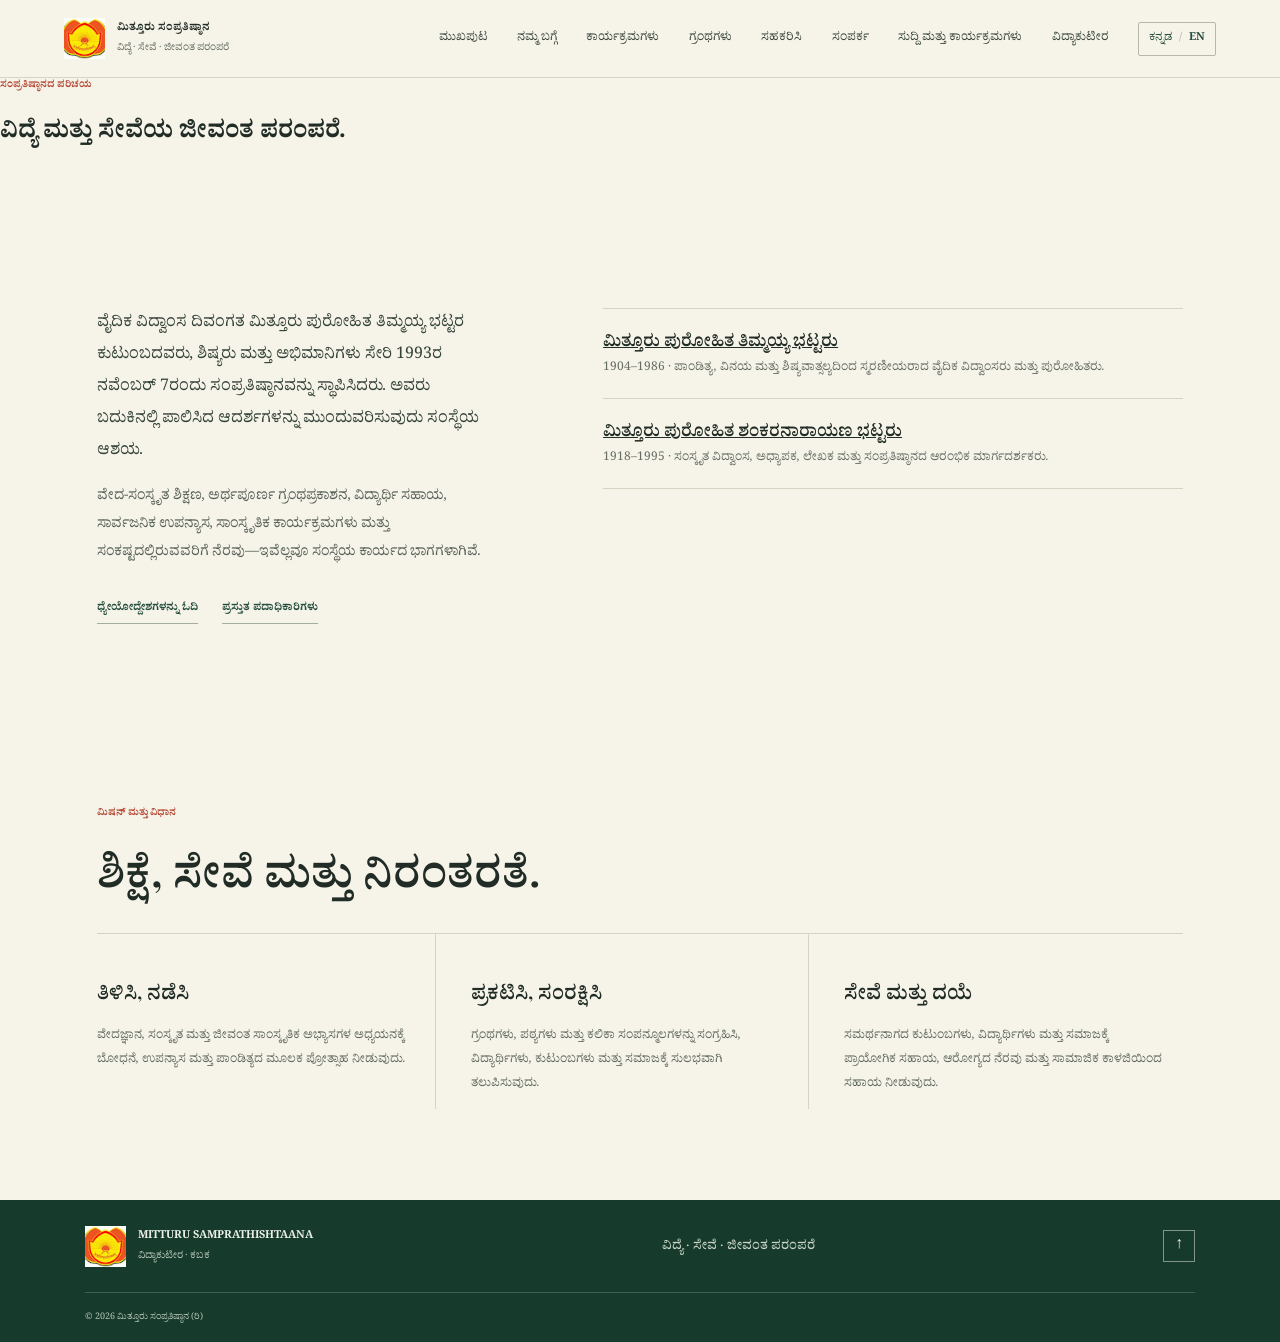
<file: about.html>
<!doctype html>
<html lang="kn">
<head>
  <meta charset="utf-8">
  <meta name="viewport" content="width=device-width, initial-scale=1">
  <meta name="description" content="About the Mitturu Samprathishtaana and the life of Brahmashree Mitturu Purohitha Thimmayya Bhatta.">
  <title>About | Mitturu Samprathishtaana</title>
  <link rel="preconnect" href="https://fonts.googleapis.com">
  <link rel="preconnect" href="https://fonts.gstatic.com" crossorigin>
  <link href="https://fonts.googleapis.com/css2?family=DM+Sans:wght@400;500;600;700&family=Noto+Serif+Kannada:wght@400;500;600;700&family=Playfair+Display:wght@500;600;700&display=swap" rel="stylesheet">
  <link rel="stylesheet" href="styles.css">
  <script src="app.js" defer></script>
</head>
<body data-page="about">
  <header class="site-header">
    <a class="brand" href="index.html" aria-label="Mitturu Samprathishtaana home">
      <span class="brand-mark" aria-hidden="true">ವಿ</span>
      <span class="brand-copy"><strong data-en="MITTURU SAMPRATHISHTAANA" data-kn="ಮಿತ್ತೂರು ಸಂಪ್ರತಿಷ್ಠಾನ">MITTURU SAMPRATHISHTAANA</strong><small data-en="Learning · Service · Living heritage" data-kn="ವಿದ್ಯೆ · ಸೇವೆ · ಜೀವಂತ ಪರಂಪರೆ">Learning · Service · Living heritage</small></span>
    </a>
    <button class="menu-toggle" type="button" aria-expanded="false" aria-controls="primary-nav" aria-label="Open menu"><span></span><span></span></button>
    <nav id="primary-nav" class="primary-nav" aria-label="Main navigation">
      <a href="index.html" data-page="home" data-en="Home" data-kn="ಮುಖಪುಟ">Home</a>
      <a href="about.html" data-page="about" data-en="About" data-kn="ನಮ್ಮ ಬಗ್ಗೆ">About</a>
      <a href="programmes.html" data-page="programmes" data-en="Programmes" data-kn="ಕಾರ್ಯಕ್ರಮಗಳು">Programmes</a>
      <a href="books.html" data-page="books" data-en="Books" data-kn="ಗ್ರಂಥಗಳು">Books</a>
      <a href="support.html" data-page="support" data-en="Support" data-kn="ಸಹಕರಿಸಿ">Support</a>
      <a href="contact.html" data-page="contact" data-en="Contact" data-kn="ಸಂಪರ್ಕ">Contact</a>
      <button class="language-switch" id="language-switch" type="button" aria-label="Switch language"><span>ಕನ್ನಡ</span><span class="language-divider">/</span><span>EN</span></button>
    </nav>
  </header>

  <main id="main">
    <section class="page-hero">
      <div class="page-hero-inner">
        <p class="eyebrow" data-en="01 / About the Samprathishtaana" data-kn="01 / ಸಂಪ್ರತಿಷ್ಠಾನದ ಪರಿಚಯ">01 / About the Samprathishtaana</p>
        <h1 data-en="A living legacy of learning and service." data-kn="ವಿದ್ಯೆ ಮತ್ತು ಸೇವೆಯ ಜೀವಂತ ಪರಂಪರೆ.">A living legacy of learning and service.</h1>
      </div>
    </section>

    <section class="section about-section">
      <div class="about-grid two-column">
        <div class="about-lead">
          <p data-en="Founded on 7 November 1993 by the family, students and well-wishers of the late Vedic scholar Mitturu Purohitha Thimmayya Bhatta, the Samprathishtaana works to carry forward the ideals he lived by." data-kn="ವೈದಿಕ ವಿದ್ವಾಂಸ ದಿವಂಗತ ಮಿತ್ತೂರು ಪುರೋಹಿತ ತಿಮ್ಮಯ್ಯ ಭಟ್ಟರ ಕುಟುಂಬದವರು, ಶಿಷ್ಯರು ಮತ್ತು ಅಭಿಮಾನಿಗಳು ಸೇರಿ 1993ರ ನವೆಂಬರ್ 7ರಂದು ಸಂಪ್ರತಿಷ್ಠಾನವನ್ನು ಸ್ಥಾಪಿಸಿದರು. ಅವರು ಬದುಕಿನಲ್ಲಿ ಪಾಲಿಸಿದ ಆದರ್ಶಗಳನ್ನು ಮುಂದುವರಿಸುವುದು ಸಂಸ್ಥೆಯ ಆಶಯ.">Founded on 7 November 1993 by the family, students and well-wishers of the late Vedic scholar Mitturu Purohitha Thimmayya Bhatta, the Samprathishtaana works to carry forward the ideals he lived by.</p>
          <p data-en="Its work brings together Vedic and Sanskrit education, thoughtful publishing, student assistance, public lectures, cultural programmes and support for people facing hardship." data-kn="ವೇದ-ಸಂಸ್ಕೃತ ಶಿಕ್ಷಣ, ಅರ್ಥಪೂರ್ಣ ಗ್ರಂಥಪ್ರಕಾಶನ, ವಿದ್ಯಾರ್ಥಿ ಸಹಾಯ, ಸಾರ್ವಜನಿಕ ಉಪನ್ಯಾಸ, ಸಾಂಸ್ಕೃತಿಕ ಕಾರ್ಯಕ್ರಮಗಳು ಮತ್ತು ಸಂಕಷ್ಟದಲ್ಲಿರುವವರಿಗೆ ನೆರವು—ಇವೆಲ್ಲವೂ ಸಂಸ್ಥೆಯ ಕಾರ್ಯದ ಭಾಗಗಳಾಗಿವೆ.">Its work brings together Vedic and Sanskrit education, thoughtful publishing, student assistance, public lectures, cultural programmes and support for people facing hardship.</p>
          <a class="underlined-link" href="programmes.html" data-en="Read our objectives" data-kn="ಧ್ಯೇಯೋದ್ದೇಶಗಳನ್ನು ಓದಿ">Read our objectives <span aria-hidden="true">→</span></a>
          <a class="underlined-link" href="office-bearers.html" data-en="Current office bearers" data-kn="ಪ್ರಸ್ತುತ ಪದಾಧಿಕಾರಿಗಳು">Current office bearers <span aria-hidden="true">→</span></a>
        </div>
        <div class="founders">
          <article class="founder"><span class="founder-number">A</span><div><h3><a href="thimmayya_bhatta.html" aria-label="Read the biography of Mitturu Purohitha Thimmayya Bhatta"><span data-en="Mitturu Purohitha Thimmayya Bhatta" data-kn="ಮಿತ್ತೂರು ಪುರೋಹಿತ ತಿಮ್ಮಯ್ಯ ಭಟ್ಟರು">Mitturu Purohitha Thimmayya Bhatta</span></a></h3><p data-en="1904–1986 · Vedic scholar and priest remembered for his learning, humility and care for his students." data-kn="1904–1986 · ಪಾಂಡಿತ್ಯ, ವಿನಯ ಮತ್ತು ಶಿಷ್ಯವಾತ್ಸಲ್ಯದಿಂದ ಸ್ಮರಣೀಯರಾದ ವೈದಿಕ ವಿದ್ವಾಂಸರು ಮತ್ತು ಪುರೋಹಿತರು.">1904–1986 · Vedic scholar and priest remembered for his learning, humility and care for his students.</p></div></article>
          <article class="founder"><span class="founder-number">B</span><div><h3><a href="shankaranarayana_bhatta.html" aria-label="Read the biography of Mitturu Purohitha Shankaranarayana Bhatta"><span data-en="Mitturu Purohitha Shankaranarayana Bhatta" data-kn="ಮಿತ್ತೂರು ಪುರೋಹಿತ ಶಂಕರನಾರಾಯಣ ಭಟ್ಟರು">Mitturu Purohitha Shankaranarayana Bhatta</span></a></h3><p data-en="1918–1995 · Sanskrit scholar, teacher, author and an early guide to the Samprathishtaana." data-kn="1918–1995 · ಸಂಸ್ಕೃತ ವಿದ್ವಾಂಸ, ಅಧ್ಯಾಪಕ, ಲೇಖಕ ಮತ್ತು ಸಂಪ್ರತಿಷ್ಠಾನದ ಆರಂಭಿಕ ಮಾರ್ಗದರ್ಶಕರು.">1918–1995 · Sanskrit scholar, teacher, author and an early guide to the Samprathishtaana.</p></div></article>
        </div>
      </div>
    </section>

    <section class="section page-panel">
      <div class="section-heading"><p class="eyebrow" data-en="Mission and method" data-kn="ಮಿಷನ್ ಮತ್ತು ವಿಧಾನ">Mission and method</p><h2 data-en="Education, service and continuity." data-kn="ಶಿಕ್ಷೆ, ಸೇವೆ ಮತ್ತು ನಿರಂತರತೆ.">Education, service and continuity.</h2></div>
      <div class="support-grid three-up">
        <article class="support-item"><span class="support-no">01</span><h3 data-en="Teach and guide" data-kn="ತಿಳಿಸಿ, ನಡೆಸಿ">Teach and guide</h3><p data-en="Encourage study in Vedic knowledge, Sanskrit and living cultural practice through teaching, lectures and scholarship." data-kn="ವೇದಜ್ಞಾನ, ಸಂಸ್ಕೃತ ಮತ್ತು ಜೀವಂತ ಸಾಂಸ್ಕೃತಿಕ ಅಭ್ಯಾಸಗಳ ಅಧ್ಯಯನಕ್ಕೆ ಬೋಧನೆ, ಉಪನ್ಯಾಸ ಮತ್ತು ಪಾಂಡಿತ್ಯದ ಮೂಲಕ ಪ್ರೋತ್ಸಾಹ ನೀಡುವುದು.">Encourage study in Vedic knowledge, Sanskrit and living cultural practice through teaching, lectures and scholarship.</p></article>
        <article class="support-item"><span class="support-no">02</span><h3 data-en="Publish and preserve" data-kn="ಪ್ರಕಟಿಸಿ, ಸಂರಕ್ಷಿಸಿ">Publish and preserve</h3><p data-en="Share books, texts and learning resources in ways that make knowledge accessible to students, families and communities." data-kn="ಗ್ರಂಥಗಳು, ಪಠ್ಯಗಳು ಮತ್ತು ಕಲಿಕಾ ಸಂಪನ್ಮೂಲಗಳನ್ನು ಸಂಗ್ರಹಿಸಿ, ವಿದ್ಯಾರ್ಥಿಗಳು, ಕುಟುಂಬಗಳು ಮತ್ತು ಸಮಾಜಕ್ಕೆ ಸುಲಭವಾಗಿ ತಲುಪಿಸುವುದು.">Share books, texts and learning resources in ways that make knowledge accessible to students, families and communities.</p></article>
        <article class="support-item"><span class="support-no">03</span><h3 data-en="Serve with care" data-kn="ಸೇವೆ ಮತ್ತು ದಯೆ">Serve with care</h3><p data-en="Support vulnerable families, learners and communities with practical help, health outreach and social concern." data-kn="ಸಮರ್ಥನಾಗದ ಕುಟುಂಬಗಳು, ವಿದ್ಯಾರ್ಥಿಗಳು ಮತ್ತು ಸಮಾಜಕ್ಕೆ ಪ್ರಾಯೋಗಿಕ ಸಹಾಯ, ಆರೋಗ್ಯದ ನೆರವು ಮತ್ತು ಸಾಮಾಜಿಕ ಕಾಳಜಿಯಿಂದ ಸಹಾಯ ನೀಡುವುದು.">Support vulnerable families, learners and communities with practical help, health outreach and social concern.</p></article>
      </div>
    </section>
  </main>

  <footer class="site-footer">
    <div class="footer-top">
      <a class="brand footer-brand" href="index.html"><span class="brand-mark" aria-hidden="true">ವಿ</span><span class="brand-copy"><strong>MITTURU SAMPRATHISHTAANA</strong><small data-en="Vidya Kuteera · Kabaka" data-kn="ವಿದ್ಯಾಕುಟೀರ · ಕಬಕ">Vidya Kuteera · Kabaka</small></span></a>
      <p data-en="Learning · Service · Living heritage" data-kn="ವಿದ್ಯೆ · ಸೇವೆ · ಜೀವಂತ ಪರಂಪರೆ">Learning · Service · Living heritage</p>
      <a href="#main" class="back-top" aria-label="Back to top">↑</a>
    </div>
    <div class="footer-bottom"><span>© <span id="current-year"></span> <span data-en="Mitturu Samprathishtaana (R)" data-kn="ಮಿತ್ತೂರು ಸಂಪ್ರತಿಷ್ಠಾನ (ರಿ)">Mitturu Samprathishtaana (R)</span></span></div>
  </footer>
</body>
</html>
</file>
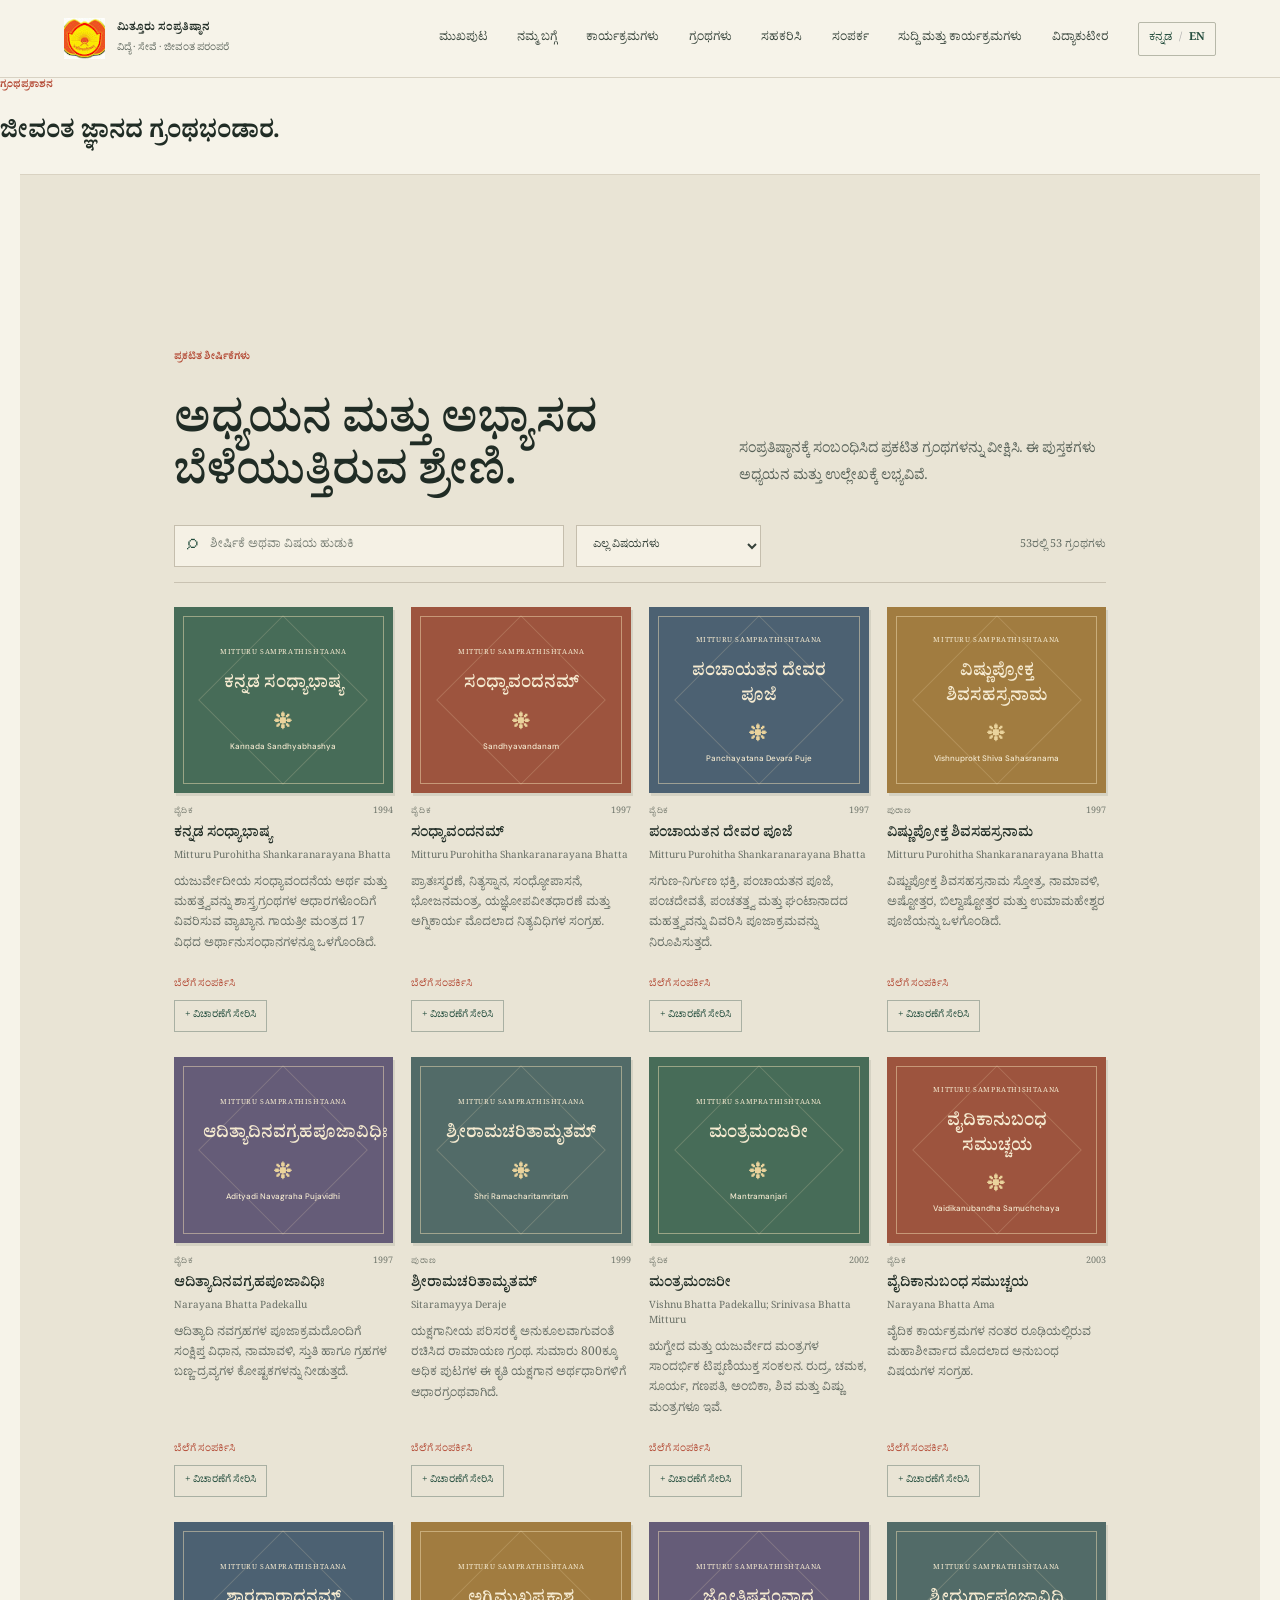
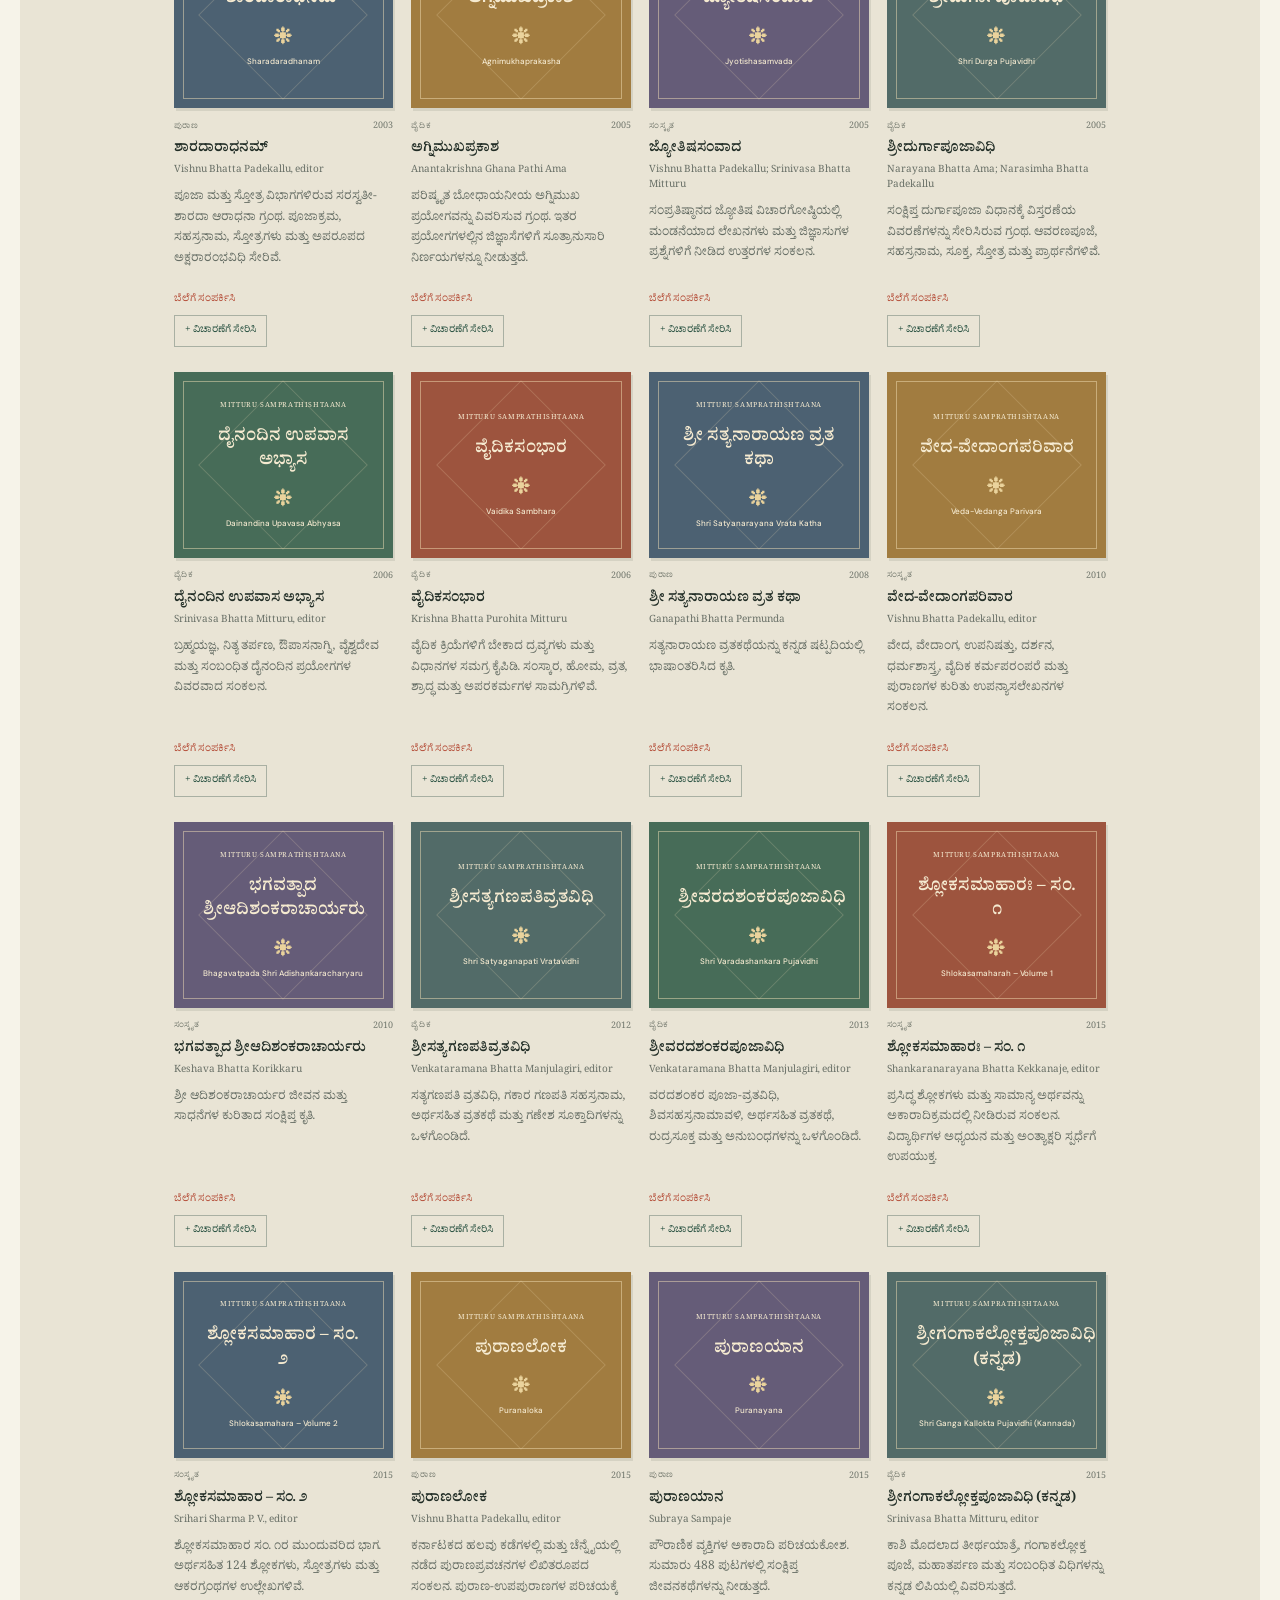
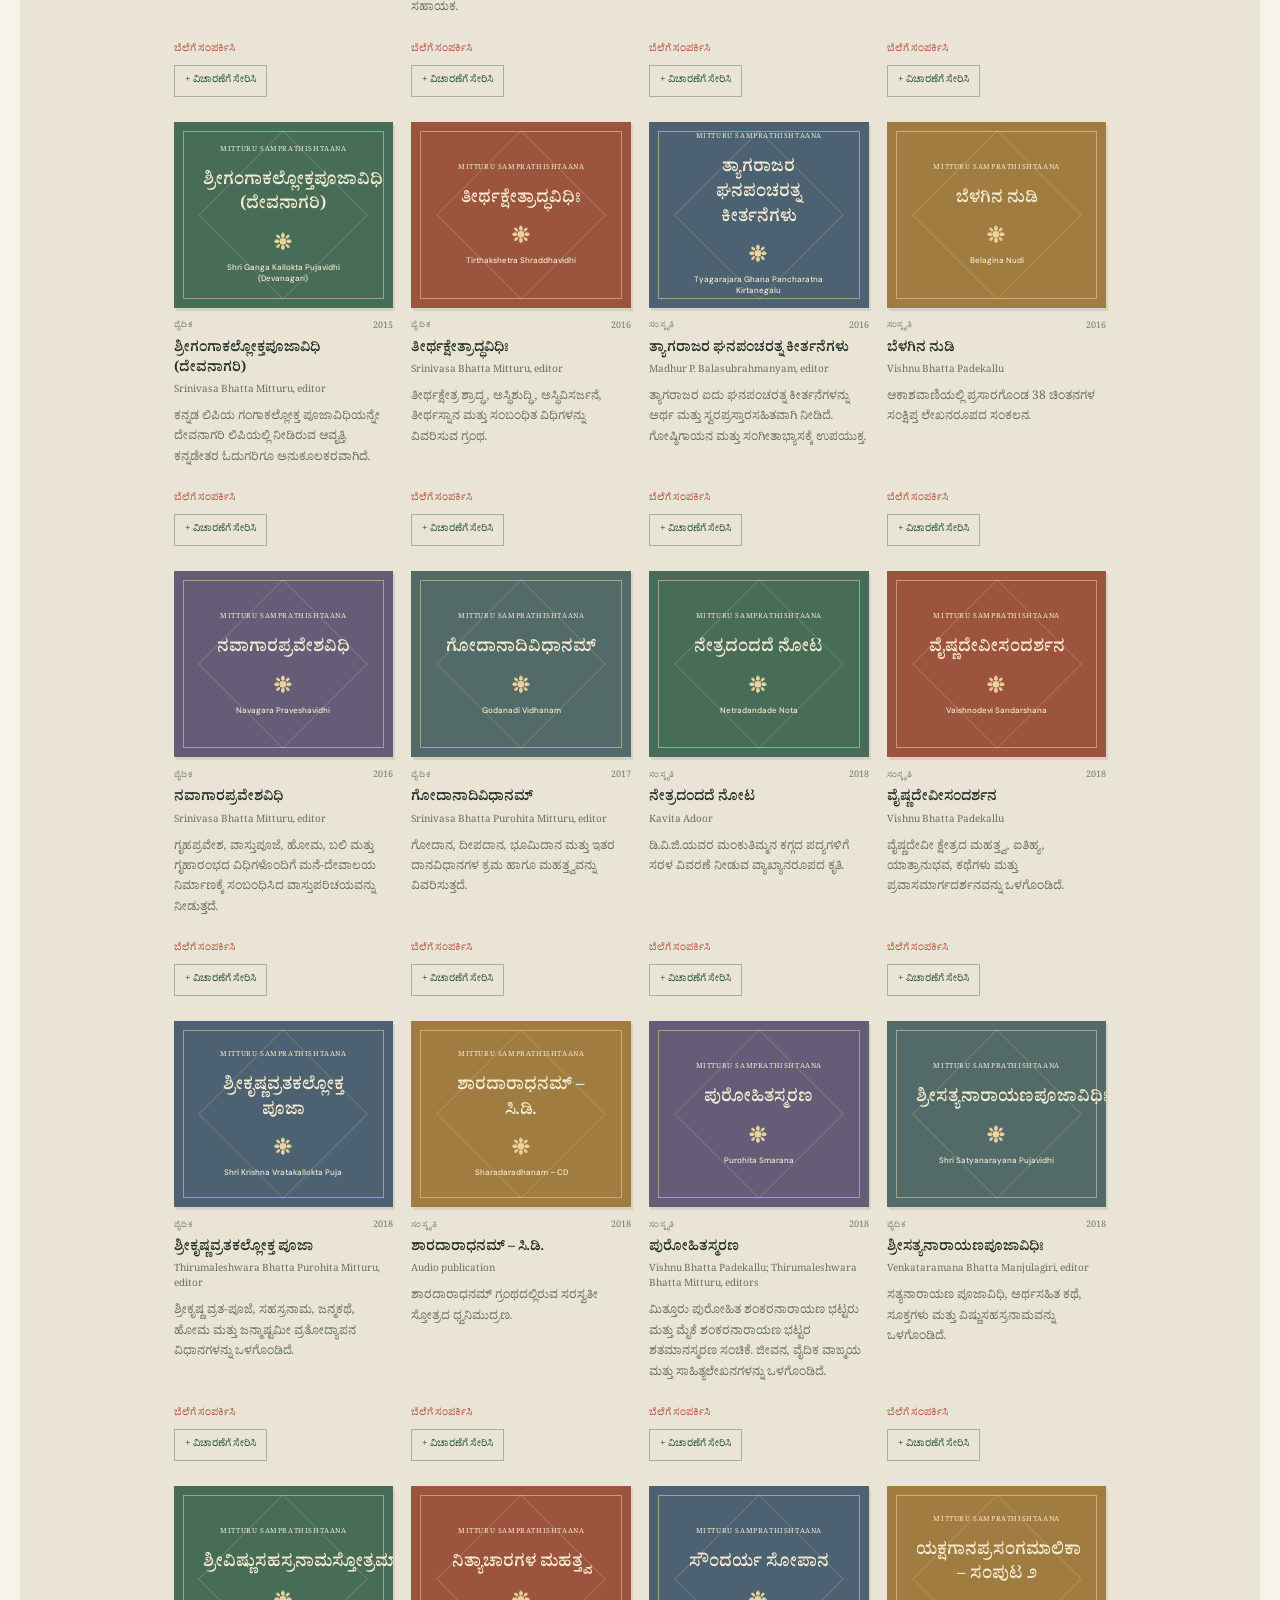
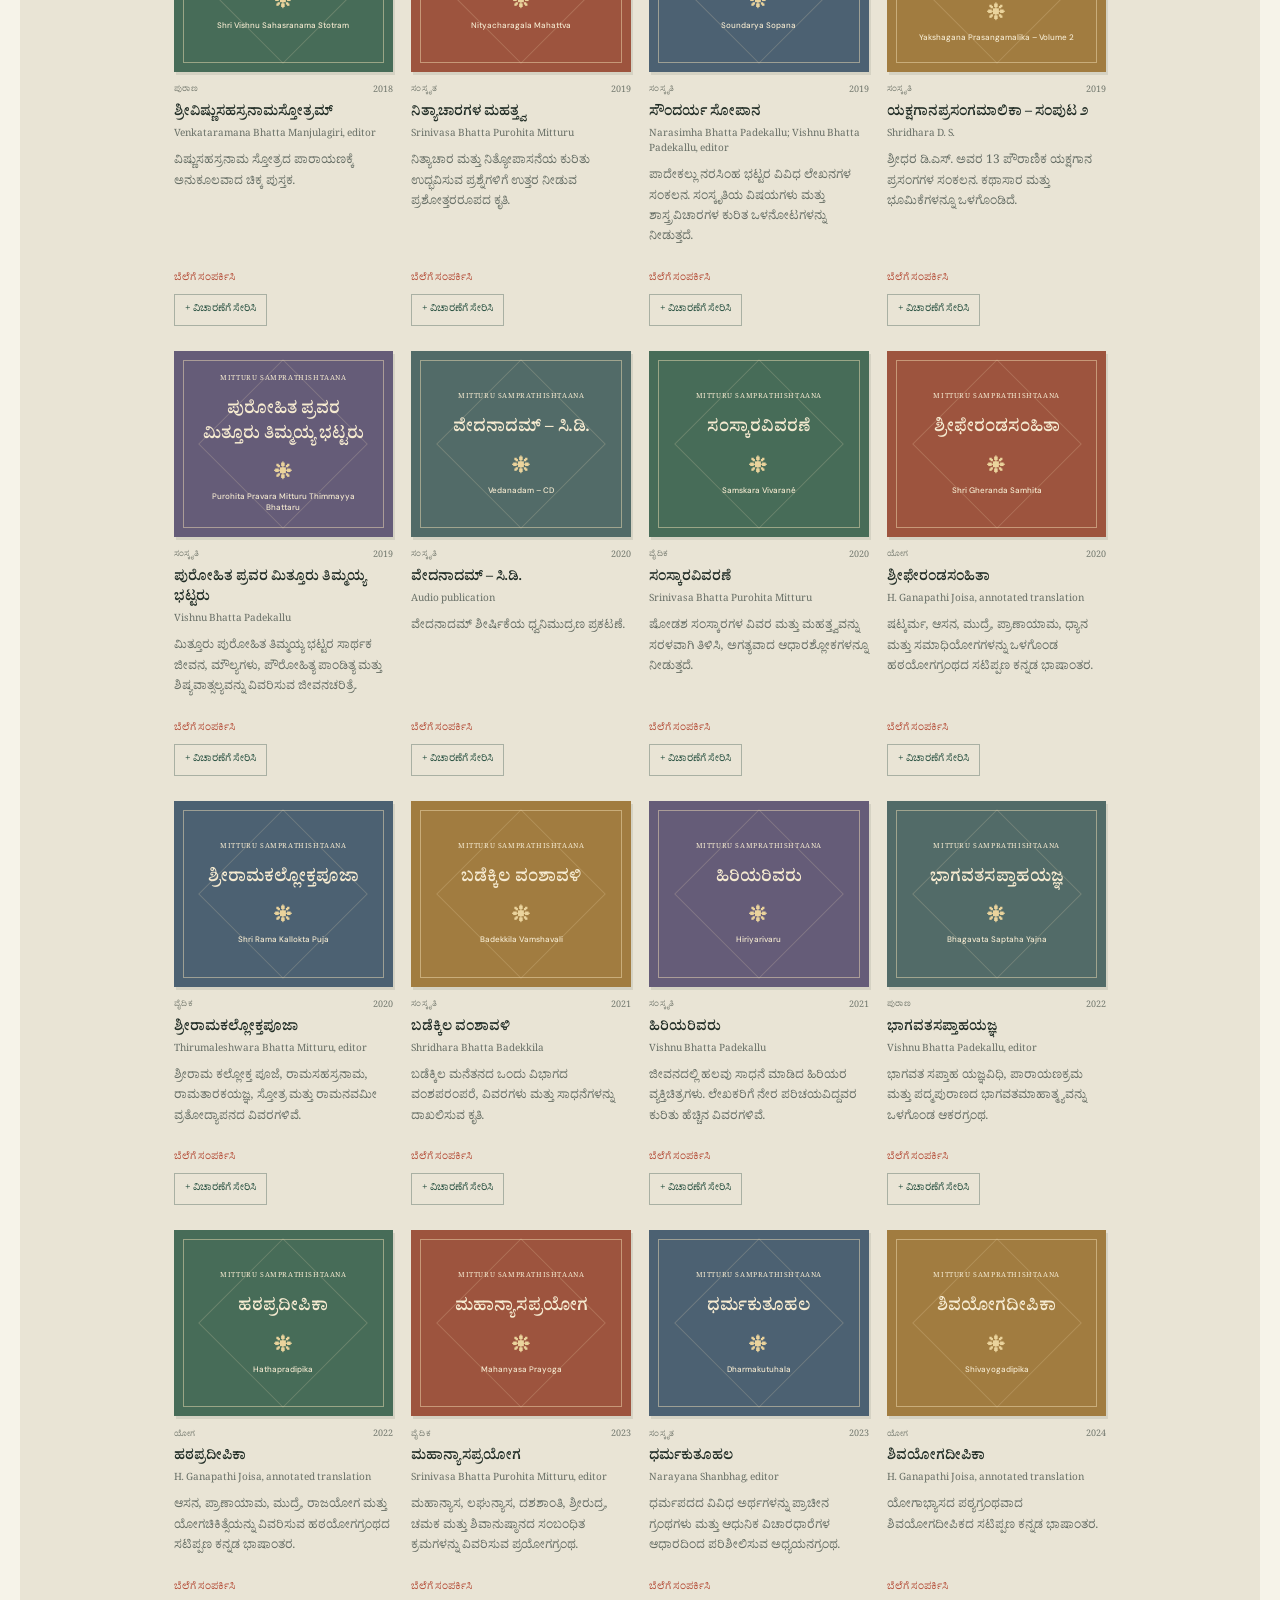
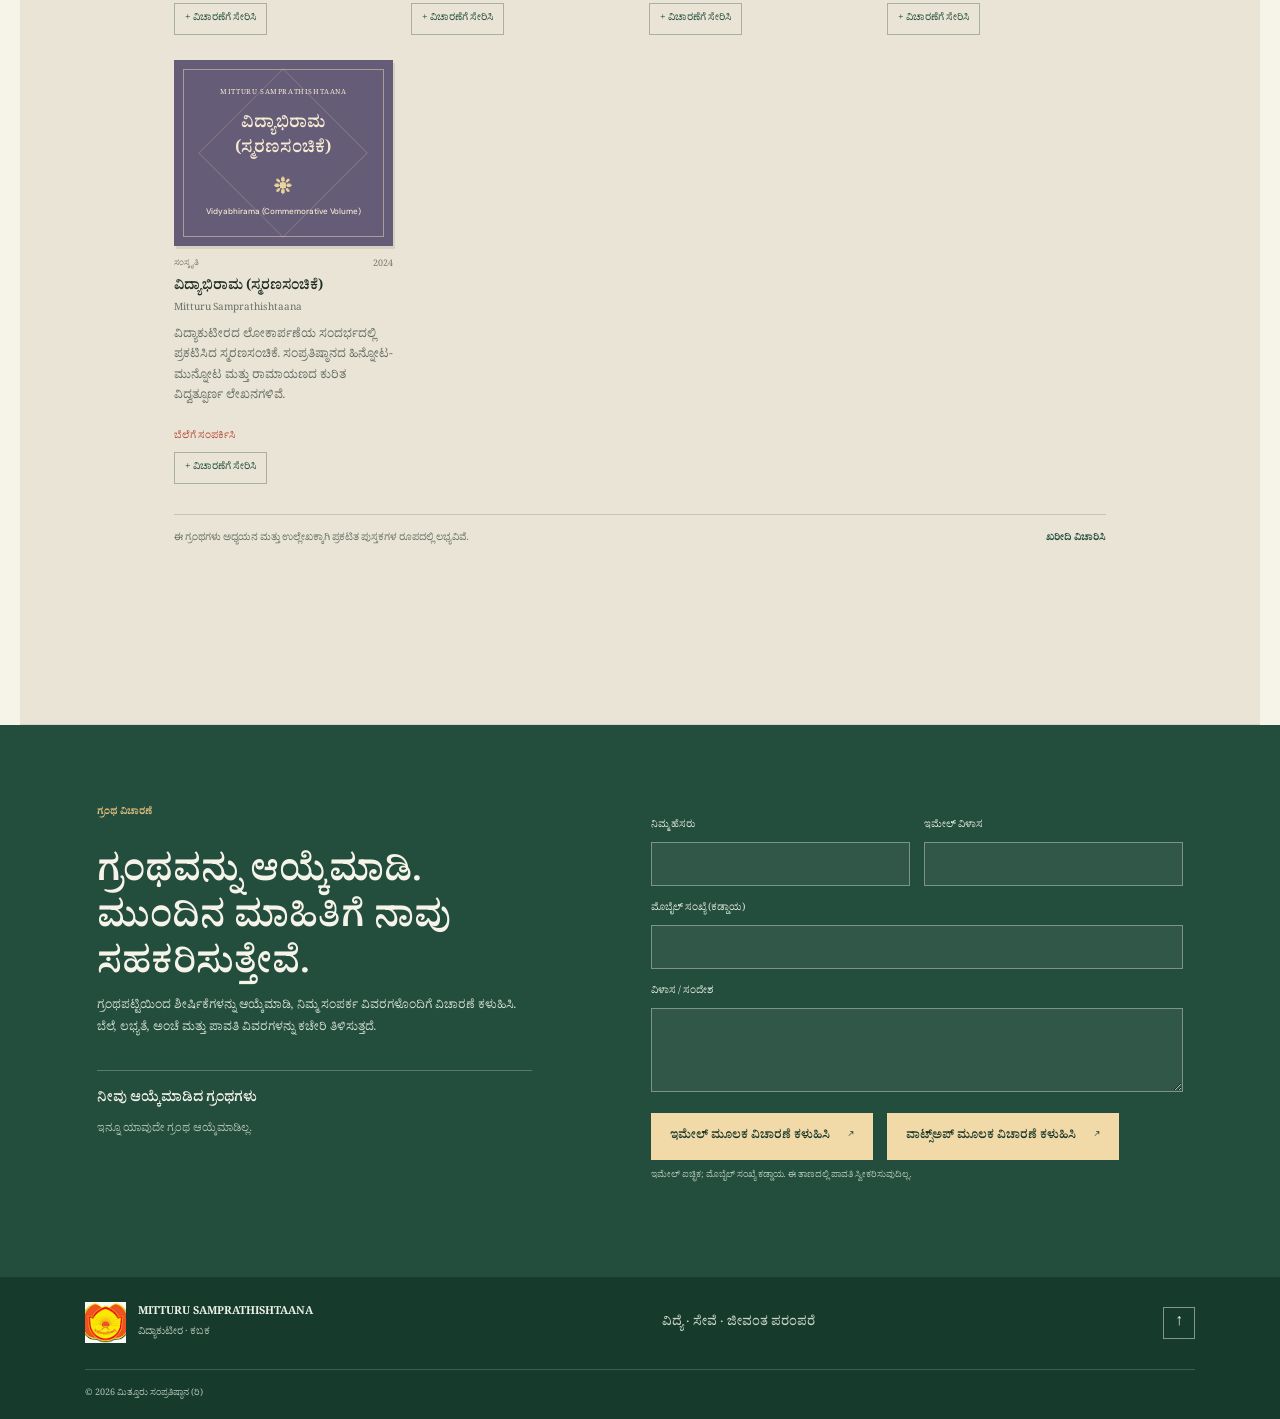
<file: books.html>
<!doctype html>
<html lang="kn">
<head>
  <meta charset="utf-8">
  <meta name="viewport" content="width=device-width, initial-scale=1">
  <meta name="description" content="Browse the published books and titles associated with the Mitturu Samprathishtaana.">
  <title>Books | Mitturu Samprathishtaana</title>
  <link rel="preconnect" href="https://fonts.googleapis.com">
  <link rel="preconnect" href="https://fonts.gstatic.com" crossorigin>
  <link href="https://fonts.googleapis.com/css2?family=DM+Sans:wght@400;500;600;700&family=Noto+Serif+Kannada:wght@400;500;600;700&family=Playfair+Display:wght@500;600;700&display=swap" rel="stylesheet">
  <link rel="stylesheet" href="styles.css">
  <link rel="stylesheet" href="content-pages.css">
  <script src="app.js" defer></script>
</head>
<body data-page="books">
  <header class="site-header">
    <a class="brand" href="index.html" aria-label="Mitturu Samprathishtaana home">
      <span class="brand-mark" aria-hidden="true">ವಿ</span>
      <span class="brand-copy"><strong data-en="MITTURU SAMPRATHISHTAANA" data-kn="ಮಿತ್ತೂರು ಸಂಪ್ರತಿಷ್ಠಾನ">MITTURU SAMPRATHISHTAANA</strong><small data-en="Learning · Service · Living heritage" data-kn="ವಿದ್ಯೆ · ಸೇವೆ · ಜೀವಂತ ಪರಂಪರೆ">Learning · Service · Living heritage</small></span>
    </a>
    <button class="menu-toggle" type="button" aria-expanded="false" aria-controls="primary-nav" aria-label="Open menu"><span></span><span></span></button>
    <nav id="primary-nav" class="primary-nav" aria-label="Main navigation">
      <a href="index.html" data-page="home" data-en="Home" data-kn="ಮುಖಪುಟ">Home</a>
      <a href="about.html" data-page="about" data-en="About" data-kn="ನಮ್ಮ ಬಗ್ಗೆ">About</a>
      <a href="programmes.html" data-page="programmes" data-en="Programmes" data-kn="ಕಾರ್ಯಕ್ರಮಗಳು">Programmes</a>
      <a href="books.html" data-page="books" data-en="Books" data-kn="ಗ್ರಂಥಗಳು">Books</a>
      <a href="support.html" data-page="support" data-en="Support" data-kn="ಸಹಕರಿಸಿ">Support</a>
      <a href="contact.html" data-page="contact" data-en="Contact" data-kn="ಸಂಪರ್ಕ">Contact</a>
      <button class="language-switch" id="language-switch" type="button" aria-label="Switch language"><span>ಕನ್ನಡ</span><span class="language-divider">/</span><span>EN</span></button>
    </nav>
  </header>

  <main id="main">
    <section class="page-hero">
      <div class="page-hero-inner">
        <p class="eyebrow" data-en="04 / Publications" data-kn="04 / ಗ್ರಂಥಪ್ರಕಾಶನ">04 / Publications</p>
        <h1 data-en="A library of living knowledge." data-kn="ಜೀವಂತ ಜ್ಞಾನದ ಗ್ರಂಥಭಂಡಾರ.">A library of living knowledge.</h1>
      </div>
    </section>

    <section class="section books-section">
      <div class="section books-inner">
        <div class="section-heading books-heading">
          <div>
            <p class="eyebrow" data-en="Published titles" data-kn="ಪ್ರಕಟಿತ ಶೀರ್ಷಿಕೆಗಳು">Published titles</p>
            <h2 data-en="A growing body of study and practice." data-kn="ಅಧ್ಯಯನ ಮತ್ತು ಅಭ್ಯಾಸದ ಬೆಳೆಯುತ್ತಿರುವ ಶ್ರೇಣಿ.">A growing body of study and practice.</h2>
          </div>
          <p class="section-deck" data-en="Browse the published works linked to the Samprathishtaana. The books remain available as meaningful study resources." data-kn="ಸಂಪ್ರತಿಷ್ಠಾನಕ್ಕೆ ಸಂಬಂಧಿಸಿದ ಪ್ರಕಟಿತ ಗ್ರಂಥಗಳನ್ನು ವೀಕ್ಷಿಸಿ. ಈ ಪುಸ್ತಕಗಳು ಅಧ್ಯಯನ ಮತ್ತು ಉಲ್ಲೇಖಕ್ಕೆ ಲಭ್ಯವಿವೆ.">Browse the published works linked to the Samprathishtaana. The books remain available as meaningful study resources.</p>
        </div>
        <div class="catalogue-tools"><label class="search-box"><span class="search-icon" aria-hidden="true">⌕</span><input id="book-search" type="search" placeholder="Search titles or subjects" aria-label="Search publications" data-placeholder-en="Search titles or subjects" data-placeholder-kn="ಶೀರ್ಷಿಕೆ ಅಥವಾ ವಿಷಯ ಹುಡುಕಿ"></label><label class="filter-label"><span class="sr-only" data-en="Filter by category" data-kn="ವರ್ಗದ ಪ್ರಕಾರ ವಿಂಗಡಿಸಿ">Filter by category</span><select id="book-filter" aria-label="Filter by category"><option value="all" data-en="All subjects" data-kn="ಎಲ್ಲ ವಿಷಯಗಳು">All subjects</option><option value="ritual" data-en="Vedic & ritual" data-kn="ವೈದಿಕ ಮತ್ತು ಕರ್ಮಕಾಂಡ">Vedic & ritual</option><option value="sanskrit" data-en="Sanskrit & scholarship" data-kn="ಸಂಸ್ಕೃತ ಮತ್ತು ಶಾಸ್ತ್ರ">Sanskrit & scholarship</option><option value="puranic" data-en="Puranic & devotional" data-kn="ಪುರಾಣ ಮತ್ತು ಭಕ್ತಿ">Puranic & devotional</option><option value="culture" data-en="Culture & biography" data-kn="ಸಂಸ್ಕೃತಿ ಮತ್ತು ಜೀವನಚರಿತ್ರೆ">Culture & biography</option><option value="yoga" data-en="Yoga & wellbeing" data-kn="ಯೋಗ ಮತ್ತು ಆರೋಗ್ಯ">Yoga & wellbeing</option></select></label><span class="catalogue-count" id="catalogue-count">53 titles</span></div>
        <div id="book-grid" class="book-grid" aria-live="polite"></div>
        <div class="catalogue-note"><span data-en="The books are available as published works for study and reference." data-kn="ಈ ಗ್ರಂಥಗಳು ಅಧ್ಯಯನ ಮತ್ತು ಉಲ್ಲೇಖಕ್ಕಾಗಿ ಪ್ರಕಟಿತ ಪುಸ್ತಕಗಳ ರೂಪದಲ್ಲಿ ಲಭ್ಯವಿವೆ.">The books are available as published works for study and reference.</span><a href="contact.html" data-en="Ask about ordering" data-kn="ಖರೀದಿ ವಿಚಾರಿಸಿ">Ask about ordering <span aria-hidden="true">→</span></a></div>
      </div>
    </section>

    <section class="order-section" id="order">
      <div class="section order-inner">
        <div class="order-copy">
          <p class="eyebrow" data-en="Publication enquiry" data-kn="ಗ್ರಂಥ ವಿಚಾರಣೆ">Publication enquiry</p>
          <h2 data-en="Choose a title. We’ll help with the rest." data-kn="ಗ್ರಂಥವನ್ನು ಆಯ್ಕೆಮಾಡಿ. ಮುಂದಿನ ಮಾಹಿತಿಗೆ ನಾವು ಸಹಕರಿಸುತ್ತೇವೆ.">Choose a title. We’ll help with the rest.</h2>
          <p data-en="Add titles from the catalogue, then send an enquiry with your contact details. The office can confirm price, stock, postage and payment options." data-kn="ಗ್ರಂಥಪಟ್ಟಿಯಿಂದ ಶೀರ್ಷಿಕೆಗಳನ್ನು ಆಯ್ಕೆಮಾಡಿ, ನಿಮ್ಮ ಸಂಪರ್ಕ ವಿವರಗಳೊಂದಿಗೆ ವಿಚಾರಣೆ ಕಳುಹಿಸಿ. ಬೆಲೆ, ಲಭ್ಯತೆ, ಅಂಚೆ ಮತ್ತು ಪಾವತಿ ವಿವರಗಳನ್ನು ಕಚೇರಿ ತಿಳಿಸುತ್ತದೆ.">Add titles from the catalogue, then send an enquiry with your contact details. The office can confirm price, stock, postage and payment options.</p>
          <div class="order-selection"><h3 data-en="Your selected titles" data-kn="ನೀವು ಆಯ್ಕೆಮಾಡಿದ ಗ್ರಂಥಗಳು">Your selected titles</h3><div id="cart-items" class="cart-items"><p class="empty-cart" data-en="No titles selected yet." data-kn="ಇನ್ನೂ ಯಾವುದೇ ಗ್ರಂಥ ಆಯ್ಕೆಮಾಡಿಲ್ಲ.">No titles selected yet.</p></div></div>
        </div>
        <form id="order-form" class="order-form">
          <div class="form-row">
            <label><span data-en="Your name" data-kn="ನಿಮ್ಮ ಹೆಸರು">Your name</span><input name="name" autocomplete="name" required></label>
            <label><span data-en="Email address" data-kn="ಇಮೇಲ್ ವಿಳಾಸ">Email address</span><input name="email" type="email" autocomplete="email"></label>
          </div>
          <label><span data-en="Mobile number (required)" data-kn="ಮೊಬೈಲ್ ಸಂಖ್ಯೆ (ಕಡ್ಡಾಯ)">Mobile number (required)</span><input name="mobile" type="tel" autocomplete="tel" required></label>
          <label><span data-en="Delivery location / message" data-kn="ವಿಳಾಸ / ಸಂದೇಶ">Delivery location / message</span><textarea name="message" rows="3"></textarea></label>
          <div class="donation-actions">
            <button class="button button-dark" type="submit"><span data-en="Send enquiry by email" data-kn="ಇಮೇಲ್ ಮೂಲಕ ವಿಚಾರಣೆ ಕಳುಹಿಸಿ">Send enquiry by email</span><span aria-hidden="true">↗</span></button>
            <button class="button button-dark" id="whatsapp-order" type="button"><span data-en="Send enquiry via WhatsApp" data-kn="ವಾಟ್ಸ್ಅಪ್ ಮೂಲಕ ವಿಚಾರಣೆ ಕಳುಹಿಸಿ">Send enquiry via WhatsApp</span><span aria-hidden="true">↗</span></button>
          </div>
          <p class="form-note" data-en="Email is optional; a mobile number is required. This site collects no payment." data-kn="ಇಮೇಲ್ ಐಚ್ಛಿಕ; ಮೊಬೈಲ್ ಸಂಖ್ಯೆ ಕಡ್ಡಾಯ. ಈ ತಾಣದಲ್ಲಿ ಪಾವತಿ ಸ್ವೀಕರಿಸುವುದಿಲ್ಲ.">Email is optional; a mobile number is required. This site collects no payment.</p>
          <p class="form-status" id="order-status" role="status"></p>
        </form>
      </div>
    </section>
  </main>

  <footer class="site-footer">
    <div class="footer-top">
      <a class="brand footer-brand" href="index.html"><span class="brand-mark" aria-hidden="true">ವಿ</span><span class="brand-copy"><strong>MITTURU SAMPRATHISHTAANA</strong><small data-en="Vidya Kuteera · Kabaka" data-kn="ವಿದ್ಯಾಕುಟೀರ · ಕಬಕ">Vidya Kuteera · Kabaka</small></span></a>
      <p data-en="Learning · Service · Living heritage" data-kn="ವಿದ್ಯೆ · ಸೇವೆ · ಜೀವಂತ ಪರಂಪರೆ">Learning · Service · Living heritage</p>
      <a href="#main" class="back-top" aria-label="Back to top">↑</a>
    </div>
    <div class="footer-bottom"><span>© <span id="current-year"></span> <span data-en="Mitturu Samprathishtaana (R)" data-kn="ಮಿತ್ತೂರು ಸಂಪ್ರತಿಷ್ಠಾನ (ರಿ)">Mitturu Samprathishtaana (R)</span></span></div>
  </footer>
</body>
</html>
</file>
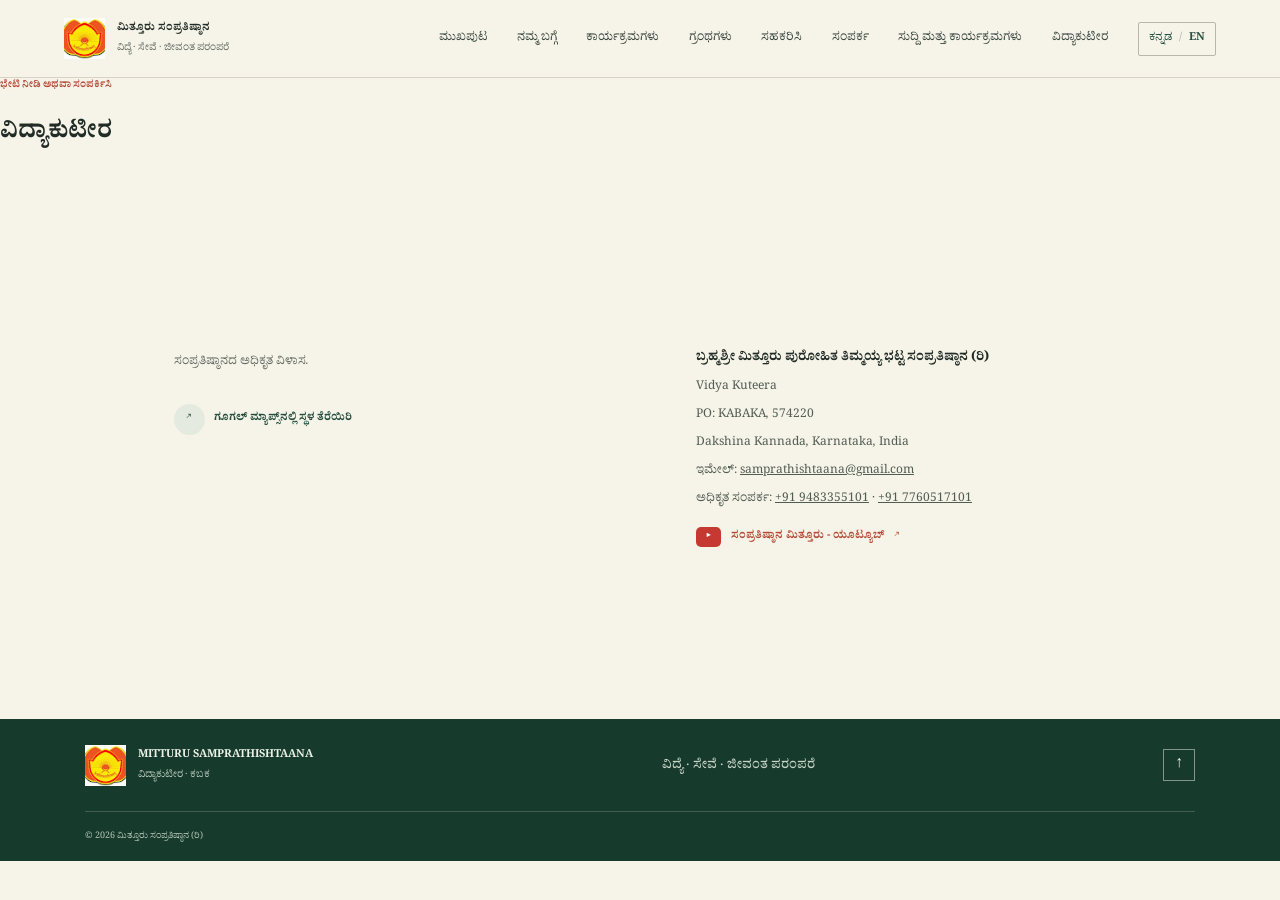
<file: contact.html>
<!doctype html>
<html lang="kn">
<head>
  <meta charset="utf-8">
  <meta name="viewport" content="width=device-width, initial-scale=1">
  <meta name="description" content="Contact the Mitturu Samprathishtaana and visit Vidya Kuteera in Kabaka.">
  <title>Contact | Mitturu Samprathishtaana</title>
  <link rel="preconnect" href="https://fonts.googleapis.com">
  <link rel="preconnect" href="https://fonts.gstatic.com" crossorigin>
  <link href="https://fonts.googleapis.com/css2?family=DM+Sans:wght@400;500;600;700&family=Noto+Serif+Kannada:wght@400;500;600;700&family=Playfair+Display:wght@500;600;700&display=swap" rel="stylesheet">
  <link rel="stylesheet" href="styles.css">
  <script src="app.js" defer></script>
</head>
<body data-page="contact">
  <header class="site-header">
    <a class="brand" href="index.html" aria-label="Mitturu Samprathishtaana home">
      <span class="brand-mark" aria-hidden="true">ವಿ</span>
      <span class="brand-copy"><strong data-en="MITTURU SAMPRATHISHTAANA" data-kn="ಮಿತ್ತೂರು ಸಂಪ್ರತಿಷ್ಠಾನ">MITTURU SAMPRATHISHTAANA</strong><small data-en="Learning · Service · Living heritage" data-kn="ವಿದ್ಯೆ · ಸೇವೆ · ಜೀವಂತ ಪರಂಪರೆ">Learning · Service · Living heritage</small></span>
    </a>
    <button class="menu-toggle" type="button" aria-expanded="false" aria-controls="primary-nav" aria-label="Open menu"><span></span><span></span></button>
    <nav id="primary-nav" class="primary-nav" aria-label="Main navigation">
      <a href="index.html" data-page="home" data-en="Home" data-kn="ಮುಖಪುಟ">Home</a>
      <a href="about.html" data-page="about" data-en="About" data-kn="ನಮ್ಮ ಬಗ್ಗೆ">About</a>
      <a href="programmes.html" data-page="programmes" data-en="Programmes" data-kn="ಕಾರ್ಯಕ್ರಮಗಳು">Programmes</a>
      <a href="books.html" data-page="books" data-en="Books" data-kn="ಗ್ರಂಥಗಳು">Books</a>
      <a href="support.html" data-page="support" data-en="Support" data-kn="ಸಹಕರಿಸಿ">Support</a>
      <a href="contact.html" data-page="contact" data-en="Contact" data-kn="ಸಂಪರ್ಕ">Contact</a>
      <button class="language-switch" id="language-switch" type="button" aria-label="Switch language"><span>ಕನ್ನಡ</span><span class="language-divider">/</span><span>EN</span></button>
    </nav>
  </header>

  <main id="main">
    <section class="page-hero">
      <div class="page-hero-inner">
        <p class="eyebrow" data-en="Visit or get in touch" data-kn="ಭೇಟಿ ನೀಡಿ ಅಥವಾ ಸಂಪರ್ಕಿಸಿ">Visit or get in touch</p>
        <h1 data-en="Vidya Kuteera" data-kn="ವಿದ್ಯಾಕುಟೀರ">Vidya Kuteera</h1>
      </div>
    </section>

    <section class="section contact-section">
      <div class="section contact-inner">
        <div class="contact-heading">
          <p data-en="The official address of the Samprathishtaana." data-kn="ಸಂಪ್ರತಿಷ್ಠಾನದ ಅಧಿಕೃತ ವಿಳಾಸ.">The official address of the Samprathishtaana.</p>
          <a class="map-link" href="https://maps.app.goo.gl/AFAdtPft7jM7L8mB7" target="_blank" rel="noopener noreferrer"><span class="map-pin" aria-hidden="true">↗</span><span data-en="Open location in Google Maps" data-kn="ಗೂಗಲ್ ಮ್ಯಾಪ್ಸ್‌ನಲ್ಲಿ ಸ್ಥಳ ತೆರೆಯಿರಿ">Open location in Google Maps</span></a>
        </div>
        <address class="official-address">
          <strong data-en="Brahmashree Mitturu Purohitha Thimmayya Bhatta Samprathishtaana (R)" data-kn="ಬ್ರಹ್ಮಶ್ರೀ ಮಿತ್ತೂರು ಪುರೋಹಿತ ತಿಮ್ಮಯ್ಯ ಭಟ್ಟ ಸಂಪ್ರತಿಷ್ಠಾನ (ರಿ)">Brahmashree Mitturu Purohitha Thimmayya Bhatta Samprathishtaana (R)</strong>
          <span>Vidya Kuteera</span>
          <span>PO: KABAKA, 574220</span>
          <span>Dakshina Kannada, Karnataka, India</span>
          <span><span data-en="Email" data-kn="ಇಮೇಲ್">Email</span>: <a href="mailto:samprathishtaana@gmail.com">samprathishtaana@gmail.com</a></span>
          <span><span data-en="Official contact" data-kn="ಅಧಿಕೃತ ಸಂಪರ್ಕ">Official contact</span>: <a href="tel:+919483355101">+91 9483355101</a> <span aria-hidden="true">·</span> <a href="tel:+917760517101">+91 7760517101</a></span>
          <a href="https://www.youtube.com/@samprathishtaanamittur9716/videos" target="_blank" rel="noopener noreferrer" class="youtube-link"><span class="youtube-icon" aria-hidden="true">▶</span><span data-en="Samprathishtaana Mittur - YouTube" data-kn="ಸಂಪ್ರತಿಷ್ಠಾನ ಮಿತ್ತೂರು - ಯೂಟ್ಯೂಬ್">Samprathishtaana Mittur - YouTube</span><span aria-hidden="true">↗</span></a>
        </address>
      </div>
    </section>
  </main>

  <footer class="site-footer">
    <div class="footer-top">
      <a class="brand footer-brand" href="index.html"><span class="brand-mark" aria-hidden="true">ವಿ</span><span class="brand-copy"><strong>MITTURU SAMPRATHISHTAANA</strong><small data-en="Vidya Kuteera · Kabaka" data-kn="ವಿದ್ಯಾಕುಟೀರ · ಕಬಕ">Vidya Kuteera · Kabaka</small></span></a>
      <p data-en="Learning · Service · Living heritage" data-kn="ವಿದ್ಯೆ · ಸೇವೆ · ಜೀವಂತ ಪರಂಪರೆ">Learning · Service · Living heritage</p>
      <a href="#main" class="back-top" aria-label="Back to top">↑</a>
    </div>
    <div class="footer-bottom"><span>© <span id="current-year"></span> <span data-en="Mitturu Samprathishtaana (R)" data-kn="ಮಿತ್ತೂರು ಸಂಪ್ರತಿಷ್ಠಾನ (ರಿ)">Mitturu Samprathishtaana (R)</span></span></div>
  </footer>
</body>
</html>
</file>
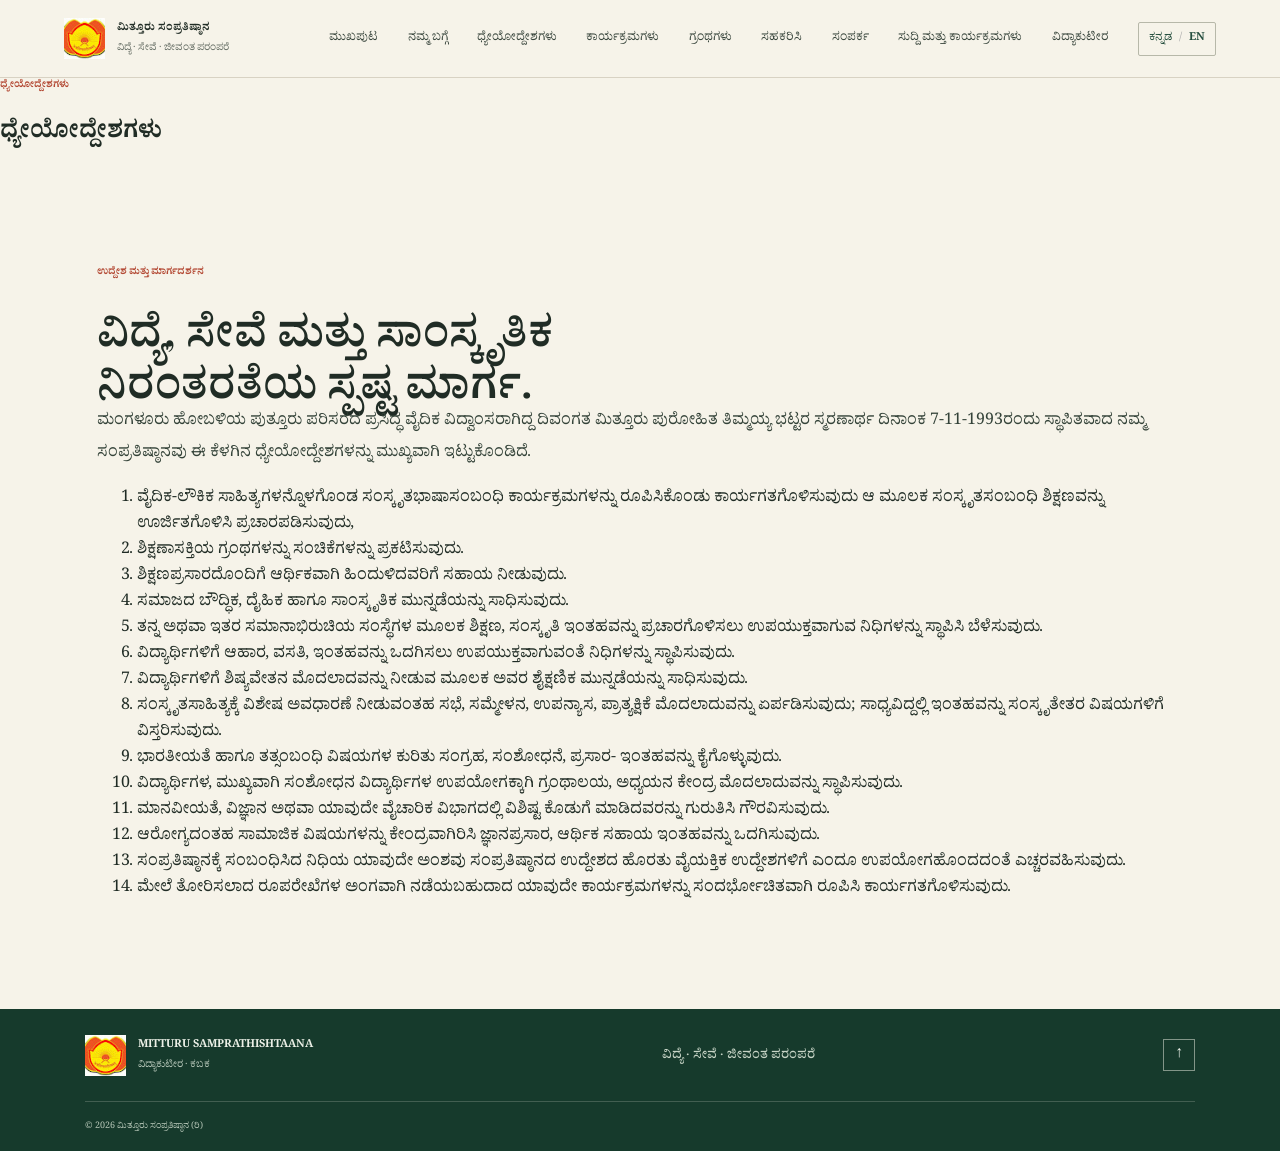
<file: dhyeyoddesha.html>
<!doctype html>
<html lang="kn">
<head>
  <meta charset="utf-8">
  <meta name="viewport" content="width=device-width, initial-scale=1">
  <meta name="description" content="ಧ್ಯೇಯೋದ್ದೇಶಗಳು - Mitturu Samprathishtaana">
  <title>ಧ್ಯೇಯೋದ್ದೇಶಗಳು | Mitturu Samprathishtaana</title>
  <link rel="preconnect" href="https://fonts.googleapis.com">
  <link rel="preconnect" href="https://fonts.gstatic.com" crossorigin>
  <link href="https://fonts.googleapis.com/css2?family=DM+Sans:wght@400;500;600;700&family=Noto+Serif+Kannada:wght@400;500;600;700&family=Playfair+Display:wght@500;600;700&display=swap" rel="stylesheet">
  <link rel="stylesheet" href="styles.css">
  <script src="app.js" defer></script>
</head>
<body data-page="dhyeyoddesha">
  <header class="site-header">
    <a class="brand" href="index.html" aria-label="Mitturu Samprathishtaana home">
      <span class="brand-mark" aria-hidden="true">ವಿ</span>
      <span class="brand-copy"><strong data-en="MITTURU SAMPRATHISHTAANA" data-kn="ಮಿತ್ತೂರು ಸಂಪ್ರತಿಷ್ಠಾನ">MITTURU SAMPRATHISHTAANA</strong><small data-en="Learning · Service · Living heritage" data-kn="ವಿದ್ಯೆ · ಸೇವೆ · ಜೀವಂತ ಪರಂಪರೆ">Learning · Service · Living heritage</small></span>
    </a>
    <button class="menu-toggle" type="button" aria-expanded="false" aria-controls="primary-nav" aria-label="Open menu"><span></span><span></span></button>
    <nav id="primary-nav" class="primary-nav" aria-label="Main navigation">
      <a href="index.html" data-page="home" data-en="Home" data-kn="ಮುಖಪುಟ">Home</a>
      <a href="about.html" data-page="about" data-en="About" data-kn="ನಮ್ಮ ಬಗ್ಗೆ">About</a>
      <a href="dhyeyoddesha.html" data-page="dhyeyoddesha" data-en="Objectives" data-kn="ಧ್ಯೇಯೋದ್ದೇಶಗಳು">Objectives</a>
      <a href="programmes.html" data-page="programmes" data-en="Programmes" data-kn="ಕಾರ್ಯಕ್ರಮಗಳು">Programmes</a>
      <a href="books.html" data-page="books" data-en="Books" data-kn="ಗ್ರಂಥಗಳು">Books</a>
      <a href="support.html" data-page="support" data-en="Support" data-kn="ಸಹಕರಿಸಿ">Support</a>
      <a href="contact.html" data-page="contact" data-en="Contact" data-kn="ಸಂಪರ್ಕ">Contact</a>
      <button class="language-switch" id="language-switch" type="button" aria-label="Switch language"><span>ಕನ್ನಡ</span><span class="language-divider">/</span><span>EN</span></button>
    </nav>
  </header>

  <main id="main">
    <section class="page-hero">
      <div class="page-hero-inner">
        <p class="eyebrow" data-en="Objectives" data-kn="ಧ್ಯೇಯೋದ್ದೇಶಗಳು">Objectives</p>
        <h1 data-en="Objectives" data-kn="ಧ್ಯೇಯೋದ್ದೇಶಗಳು">Objectives</h1>
      </div>
    </section>

    <section class="section">
      <div class="section-heading">
        <p class="eyebrow" data-en="Purpose and direction" data-kn="ಉದ್ದೇಶ ಮತ್ತು ಮಾರ್ಗದರ್ಶನ">Purpose and direction</p>
        <h2 data-en="A clear path for learning, service and cultural continuity." data-kn="ವಿದ್ಯೆ, ಸೇವೆ ಮತ್ತು ಸಾಂಸ್ಕೃತಿಕ ನಿರಂತರತೆಯ ಸ್ಪಷ್ಟ ಮಾರ್ಗ.">A clear path for learning, service and cultural continuity.</h2>
      </div>
      <div class="about-lead page-intro">
        <p data-en="The organisation was established in remembrance of the late Vedic scholar and revered priest Mitturu Purohitha Thimmayya Bhatta, who was a renowned scholar of the Vedic tradition in the Mangalorean coastal region. It was founded on 7-11-1993, with the following objectives as its principal focus." data-kn="ಮಂಗಳೂರು ಹೋಬಳಿಯ ಪುತ್ತೂರು ಪರಿಸರದ ಪ್ರಸಿದ್ಧ ವೈದಿಕ ವಿದ್ವಾಂಸರಾಗಿದ್ದ ದಿವಂಗತ ಮಿತ್ತೂರು ಪುರೋಹಿತ ತಿಮ್ಮಯ್ಯ ಭಟ್ಟರ ಸ್ಮರಣಾರ್ಥ ದಿನಾಂಕ 7-11-1993ರಂದು ಸ್ಥಾಪಿತವಾದ ನಮ್ಮ ಸಂಪ್ರತಿಷ್ಠಾನವು ಈ ಕೆಳಗಿನ ಧ್ಯೇಯೋದ್ದೇಶಗಳನ್ನು ಮುಖ್ಯವಾಗಿ ಇಟ್ಟುಕೊಂಡಿದೆ.">ಮಂಗಳೂರು ಹೋಬಳಿಯ ಪುತ್ತೂರು ಪರಿಸರದ ಪ್ರಸಿದ್ಧ ವೈದಿಕ ವಿದ್ವಾಂಸರಾಗಿದ್ದ ದಿವಂಗತ ಮಿತ್ತೂರು ಪುರೋಹಿತ ತಿಮ್ಮಯ್ಯ ಭಟ್ಟರ ಸ್ಮರಣಾರ್ಥ ದಿನಾಂಕ 7-11-1993ರಂದು ಸ್ಥಾಪಿತವಾದ ನಮ್ಮ ಸಂಪ್ರತಿಷ್ಠಾನವು ಈ ಕೆಳಗಿನ ಧ್ಯೇಯೋದ್ದೇಶಗಳನ್ನು ಮುಖ್ಯವಾಗಿ ಇಟ್ಟುಕೊಂಡಿದೆ.</p>
      </div>

      <ol class="dhyeyoddesha-list">
        <li data-en="Develop and deliver programmes in Sanskrit and Vedic and secular literature, strengthening and sharing Sanskrit education." data-kn="ವೈದಿಕ-ಲೌಕಿಕ ಸಾಹಿತ್ಯಗಳನ್ನೊಳಗೊಂಡ ಸಂಸ್ಕೃತಭಾಷಾಸಂಬಂಧಿ ಕಾರ್ಯಕ್ರಮಗಳನ್ನು ರೂಪಿಸಿಕೊಂಡು ಕಾರ್ಯಗತಗೊಳಿಸುವುದು ಆ ಮೂಲಕ ಸಂಸ್ಕೃತಸಂಬಂಧಿ ಶಿಕ್ಷಣವನ್ನು ಊರ್ಜಿತಗೊಳಿಸಿ ಪ್ರಚಾರಪಡಿಸುವುದು,">ವೈದಿಕ-ಲೌಕಿಕ ಸಾಹಿತ್ಯಗಳನ್ನೊಳಗೊಂಡ ಸಂಸ್ಕೃತಭಾಷಾಸಂಬಂಧಿ ಕಾರ್ಯಕ್ರಮಗಳನ್ನು ರೂಪಿಸಿಕೊಂಡು ಕಾರ್ಯಗತಗೊಳಿಸುವುದು ಆ ಮೂಲಕ ಸಂಸ್ಕೃತಸಂಬಂಧಿ ಶಿಕ್ಷಣವನ್ನು ಊರ್ಜಿತಗೊಳಿಸಿ ಪ್ರಚಾರಪಡಿಸುವುದು,</li>
        <li data-en="Publish educational books and periodicals." data-kn="ಶಿಕ್ಷಣಾಸಕ್ತಿಯ ಗ್ರಂಥಗಳನ್ನು ಸಂಚಿಕೆಗಳನ್ನು ಪ್ರಕಟಿಸುವುದು.">ಶಿಕ್ಷಣಾಸಕ್ತಿಯ ಗ್ರಂಥಗಳನ್ನು ಸಂಚಿಕೆಗಳನ್ನು ಪ್ರಕಟಿಸುವುದು.</li>
        <li data-en="Support people facing financial hardship while advancing education." data-kn="ಶಿಕ್ಷಣಪ್ರಸಾರದೊಂದಿಗೆ ಆರ್ಥಿಕವಾಗಿ ಹಿಂದುಳಿದವರಿಗೆ ಸಹಾಯ ನೀಡುವುದು.">ಶಿಕ್ಷಣಪ್ರಸಾರದೊಂದಿಗೆ ಆರ್ಥಿಕವಾಗಿ ಹಿಂದುಳಿದವರಿಗೆ ಸಹಾಯ ನೀಡುವುದು.</li>
        <li data-en="Advance society’s intellectual, physical and cultural wellbeing." data-kn="ಸಮಾಜದ ಬೌದ್ಧಿಕ, ದೈಹಿಕ ಹಾಗೂ ಸಾಂಸ್ಕೃತಿಕ ಮುನ್ನಡೆಯನ್ನು ಸಾಧಿಸುವುದು.">ಸಮಾಜದ ಬೌದ್ಧಿಕ, ದೈಹಿಕ ಹಾಗೂ ಸಾಂಸ್ಕೃತಿಕ ಮುನ್ನಡೆಯನ್ನು ಸಾಧಿಸುವುದು.</li>
        <li data-en="Establish and grow funds that help promote education and culture through the Samprathishtaana or like-minded institutions." data-kn="ತನ್ನ ಅಥವಾ ಇತರ ಸಮಾನಾಭಿರುಚಿಯ ಸಂಸ್ಥೆಗಳ ಮೂಲಕ ಶಿಕ್ಷಣ, ಸಂಸ್ಕೃತಿ ಇಂತಹವನ್ನು ಪ್ರಚಾರಗೊಳಿಸಲು ಉಪಯುಕ್ತವಾಗುವ ನಿಧಿಗಳನ್ನು ಸ್ಥಾಪಿಸಿ ಬೆಳೆಸುವುದು.">ತನ್ನ ಅಥವಾ ಇತರ ಸಮಾನಾಭಿರುಚಿಯ ಸಂಸ್ಥೆಗಳ ಮೂಲಕ ಶಿಕ್ಷಣ, ಸಂಸ್ಕೃತಿ ಇಂತಹವನ್ನು ಪ್ರಚಾರಗೊಳಿಸಲು ಉಪಯುಕ್ತವಾಗುವ ನಿಧಿಗಳನ್ನು ಸ್ಥಾಪಿಸಿ ಬೆಳೆಸುವುದು.</li>
        <li data-en="Establish funds to help provide students with food and accommodation." data-kn="ವಿದ್ಯಾರ್ಥಿಗಳಿಗೆ ಆಹಾರ, ವಸತಿ, ಇಂತಹವನ್ನು ಒದಗಿಸಲು ಉಪಯುಕ್ತವಾಗುವಂತೆ ನಿಧಿಗಳನ್ನು ಸ್ಥಾಪಿಸುವುದು.">ವಿದ್ಯಾರ್ಥಿಗಳಿಗೆ ಆಹಾರ, ವಸತಿ, ಇಂತಹವನ್ನು ಒದಗಿಸಲು ಉಪಯುಕ್ತವಾಗುವಂತೆ ನಿಧಿಗಳನ್ನು ಸ್ಥಾಪಿಸುವುದು.</li>
        <li data-en="Advance students’ education through scholarships and other assistance." data-kn="ವಿದ್ಯಾರ್ಥಿಗಳಿಗೆ ಶಿಷ್ಯವೇತನ ಮೊದಲಾದವನ್ನು ನೀಡುವ ಮೂಲಕ ಅವರ ಶೈಕ್ಷಣಿಕ ಮುನ್ನಡೆಯನ್ನು ಸಾಧಿಸುವುದು.">ವಿದ್ಯಾರ್ಥಿಗಳಿಗೆ ಶಿಷ್ಯವೇತನ ಮೊದಲಾದವನ್ನು ನೀಡುವ ಮೂಲಕ ಅವರ ಶೈಕ್ಷಣಿಕ ಮುನ್ನಡೆಯನ್ನು ಸಾಧಿಸುವುದು.</li>
        <li data-en="Organise meetings, conferences, lectures and demonstrations focused on Sanskrit literature, extending them to other subjects where possible." data-kn="ಸಂಸ್ಕೃತಸಾಹಿತ್ಯಕ್ಕೆ ವಿಶೇಷ ಅವಧಾರಣೆ ನೀಡುವಂತಹ ಸಭೆ, ಸಮ್ಮೇಳನ, ಉಪನ್ಯಾಸ, ಪ್ರಾತ್ಯಕ್ಷಿಕೆ ಮೊದಲಾದುವನ್ನು ಏರ್ಪಡಿಸುವುದು; ಸಾಧ್ಯವಿದ್ದಲ್ಲಿ ಇಂತಹವನ್ನು ಸಂಸ್ಕೃತೇತರ ವಿಷಯಗಳಿಗೆ ವಿಸ್ತರಿಸುವುದು.">ಸಂಸ್ಕೃತಸಾಹಿತ್ಯಕ್ಕೆ ವಿಶೇಷ ಅವಧಾರಣೆ ನೀಡುವಂತಹ ಸಭೆ, ಸಮ್ಮೇಳನ, ಉಪನ್ಯಾಸ, ಪ್ರಾತ್ಯಕ್ಷಿಕೆ ಮೊದಲಾದುವನ್ನು ಏರ್ಪಡಿಸುವುದು; ಸಾಧ್ಯವಿದ್ದಲ್ಲಿ ಇಂತಹವನ್ನು ಸಂಸ್ಕೃತೇತರ ವಿಷಯಗಳಿಗೆ ವಿಸ್ತರಿಸುವುದು.</li>
        <li data-en="Collect, research and share knowledge about India and related subjects." data-kn="ಭಾರತೀಯತೆ ಹಾಗೂ ತತ್ಸಂಬಂಧಿ ವಿಷಯಗಳ ಕುರಿತು ಸಂಗ್ರಹ, ಸಂಶೋಧನೆ, ಪ್ರಸಾರ- ಇಂತಹವನ್ನು ಕೈಗೊಳ್ಳುವುದು.">ಭಾರತೀಯತೆ ಹಾಗೂ ತತ್ಸಂಬಂಧಿ ವಿಷಯಗಳ ಕುರಿತು ಸಂಗ್ರಹ, ಸಂಶೋಧನೆ, ಪ್ರಸಾರ- ಇಂತಹವನ್ನು ಕೈಗೊಳ್ಳುವುದು.</li>
        <li data-en="Establish libraries and study centres, especially for students and researchers." data-kn="ವಿದ್ಯಾರ್ಥಿಗಳ, ಮುಖ್ಯವಾಗಿ ಸಂಶೋಧನ ವಿದ್ಯಾರ್ಥಿಗಳ ಉಪಯೋಗಕ್ಕಾಗಿ ಗ್ರಂಥಾಲಯ, ಅಧ್ಯಯನ ಕೇಂದ್ರ ಮೊದಲಾದುವನ್ನು ಸ್ಥಾಪಿಸುವುದು.">ವಿದ್ಯಾರ್ಥಿಗಳ, ಮುಖ್ಯವಾಗಿ ಸಂಶೋಧನ ವಿದ್ಯಾರ್ಥಿಗಳ ಉಪಯೋಗಕ್ಕಾಗಿ ಗ್ರಂಥಾಲಯ, ಅಧ್ಯಯನ ಕೇಂದ್ರ ಮೊದಲಾದುವನ್ನು ಸ್ಥಾಪಿಸುವುದು.</li>
        <li data-en="Recognise and honour outstanding contributions in the humanities, science and other fields of thought." data-kn="ಮಾನವೀಯತೆ, ವಿಜ್ಞಾನ ಅಥವಾ ಯಾವುದೇ ವೈಚಾರಿಕ ವಿಭಾಗದಲ್ಲಿ ವಿಶಿಷ್ಟ ಕೊಡುಗೆ ಮಾಡಿದವರನ್ನು ಗುರುತಿಸಿ ಗೌರವಿಸುವುದು.">ಮಾನವೀಯತೆ, ವಿಜ್ಞಾನ ಅಥವಾ ಯಾವುದೇ ವೈಚಾರಿಕ ವಿಭಾಗದಲ್ಲಿ ವಿಶಿಷ್ಟ ಕೊಡುಗೆ ಮಾಡಿದವರನ್ನು ಗುರುತಿಸಿ ಗೌರವಿಸುವುದು.</li>
        <li data-en="Promote knowledge and provide financial assistance for social needs such as healthcare." data-kn="ಆರೋಗ್ಯದಂತಹ ಸಾಮಾಜಿಕ ವಿಷಯಗಳನ್ನು ಕೇಂದ್ರವಾಗಿರಿಸಿ ಜ್ಞಾನಪ್ರಸಾರ, ಆರ್ಥಿಕ ಸಹಾಯ ಇಂತಹವನ್ನು ಒದಗಿಸುವುದು.">ಆರೋಗ್ಯದಂತಹ ಸಾಮಾಜಿಕ ವಿಷಯಗಳನ್ನು ಕೇಂದ್ರವಾಗಿರಿಸಿ ಜ್ಞಾನಪ್ರಸಾರ, ಆರ್ಥಿಕ ಸಹಾಯ ಇಂತಹವನ್ನು ಒದಗಿಸುವುದು.</li>
        <li data-en="Ensure that Samprathishtaana funds are used only for its objectives, never for personal purposes." data-kn="ಸಂಪ್ರತಿಷ್ಠಾನಕ್ಕೆ ಸಂಬಂಧಿಸಿದ ನಿಧಿಯ ಯಾವುದೇ ಅಂಶವು ಸಂಪ್ರತಿಷ್ಠಾನದ ಉದ್ದೇಶದ ಹೊರತು ವೈಯಕ್ತಿಕ ಉದ್ದೇಶಗಳಿಗೆ ಎಂದೂ ಉಪಯೋಗಹೊಂದದಂತೆ ಎಚ್ಚರವಹಿಸುವುದು.">ಸಂಪ್ರತಿಷ್ಠಾನಕ್ಕೆ ಸಂಬಂಧಿಸಿದ ನಿಧಿಯ ಯಾವುದೇ ಅಂಶವು ಸಂಪ್ರತಿಷ್ಠಾನದ ಉದ್ದೇಶದ ಹೊರತು ವೈಯಕ್ತಿಕ ಉದ್ದೇಶಗಳಿಗೆ ಎಂದೂ ಉಪಯೋಗಹೊಂದದಂತೆ ಎಚ್ಚರವಹಿಸುವುದು.</li>
        <li data-en="Plan and carry out appropriate activities in support of these objectives." data-kn="ಮೇಲೆ ತೋರಿಸಲಾದ ರೂಪರೇಖೆಗಳ ಅಂಗವಾಗಿ ನಡೆಯಬಹುದಾದ ಯಾವುದೇ ಕಾರ್ಯಕ್ರಮಗಳನ್ನು ಸಂದರ್ಭೋಚಿತವಾಗಿ ರೂಪಿಸಿ ಕಾರ್ಯಗತಗೊಳಿಸುವುದು.">ಮೇಲೆ ತೋರಿಸಲಾದ ರೂಪರೇಖೆಗಳ ಅಂಗವಾಗಿ ನಡೆಯಬಹುದಾದ ಯಾವುದೇ ಕಾರ್ಯಕ್ರಮಗಳನ್ನು ಸಂದರ್ಭೋಚಿತವಾಗಿ ರೂಪಿಸಿ ಕಾರ್ಯಗತಗೊಳಿಸುವುದು.</li>
      </ol>
    </section>
  </main>

  <footer class="site-footer">
    <div class="footer-top">
      <a class="brand footer-brand" href="index.html"><span class="brand-mark" aria-hidden="true">ವಿ</span><span class="brand-copy"><strong>MITTURU SAMPRATHISHTAANA</strong><small data-en="Vidya Kuteera · Kabaka" data-kn="ವಿದ್ಯಾಕುಟೀರ · ಕಬಕ">Vidya Kuteera · Kabaka</small></span></a>
      <p data-en="Learning · Service · Living heritage" data-kn="ವಿದ್ಯೆ · ಸೇವೆ · ಜೀವಂತ ಪರಂಪರೆ">Learning · Service · Living heritage</p>
      <a href="#main" class="back-top" aria-label="Back to top">↑</a>
    </div>
    <div class="footer-bottom"><span>© <span id="current-year"></span> <span data-en="Mitturu Samprathishtaana (R)" data-kn="ಮಿತ್ತೂರು ಸಂಪ್ರತಿಷ್ಠಾನ (ರಿ)">Mitturu Samprathishtaana (R)</span></span></div>
  </footer>
</body>
</html>
</file>
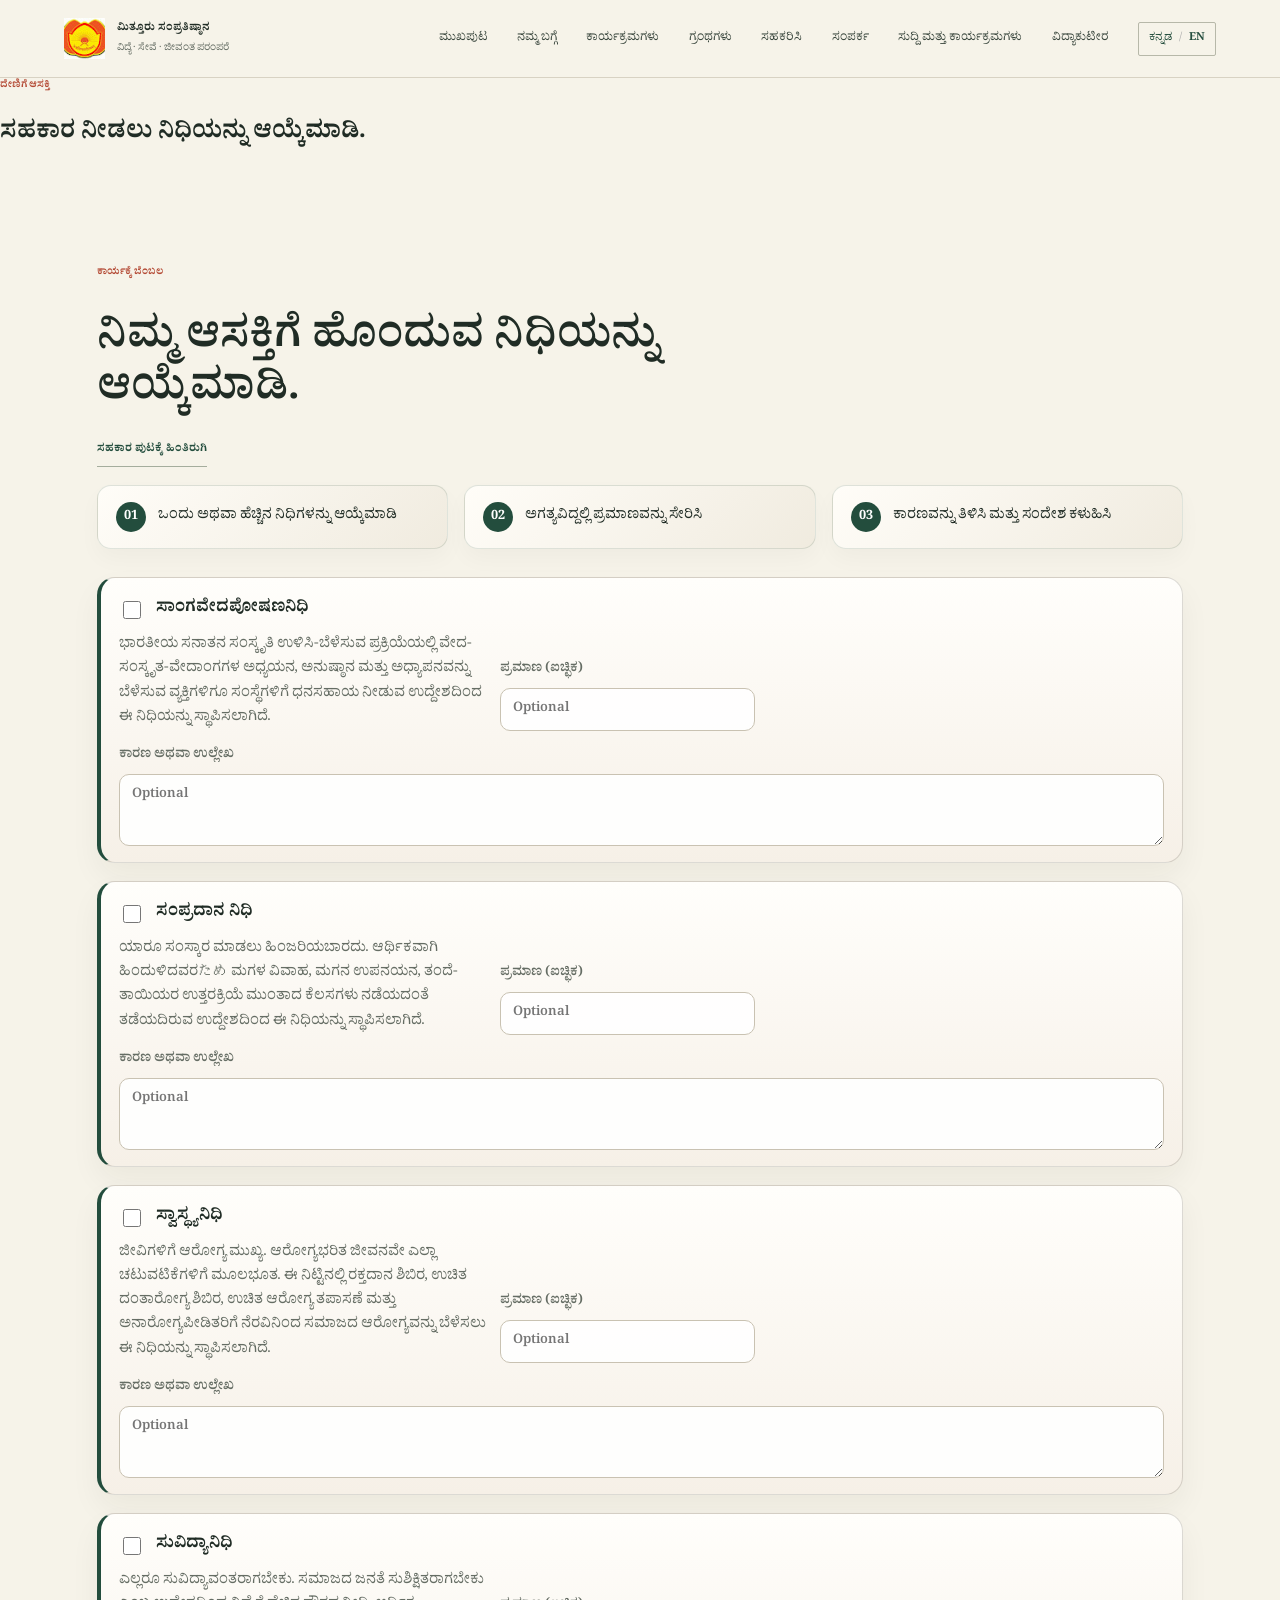
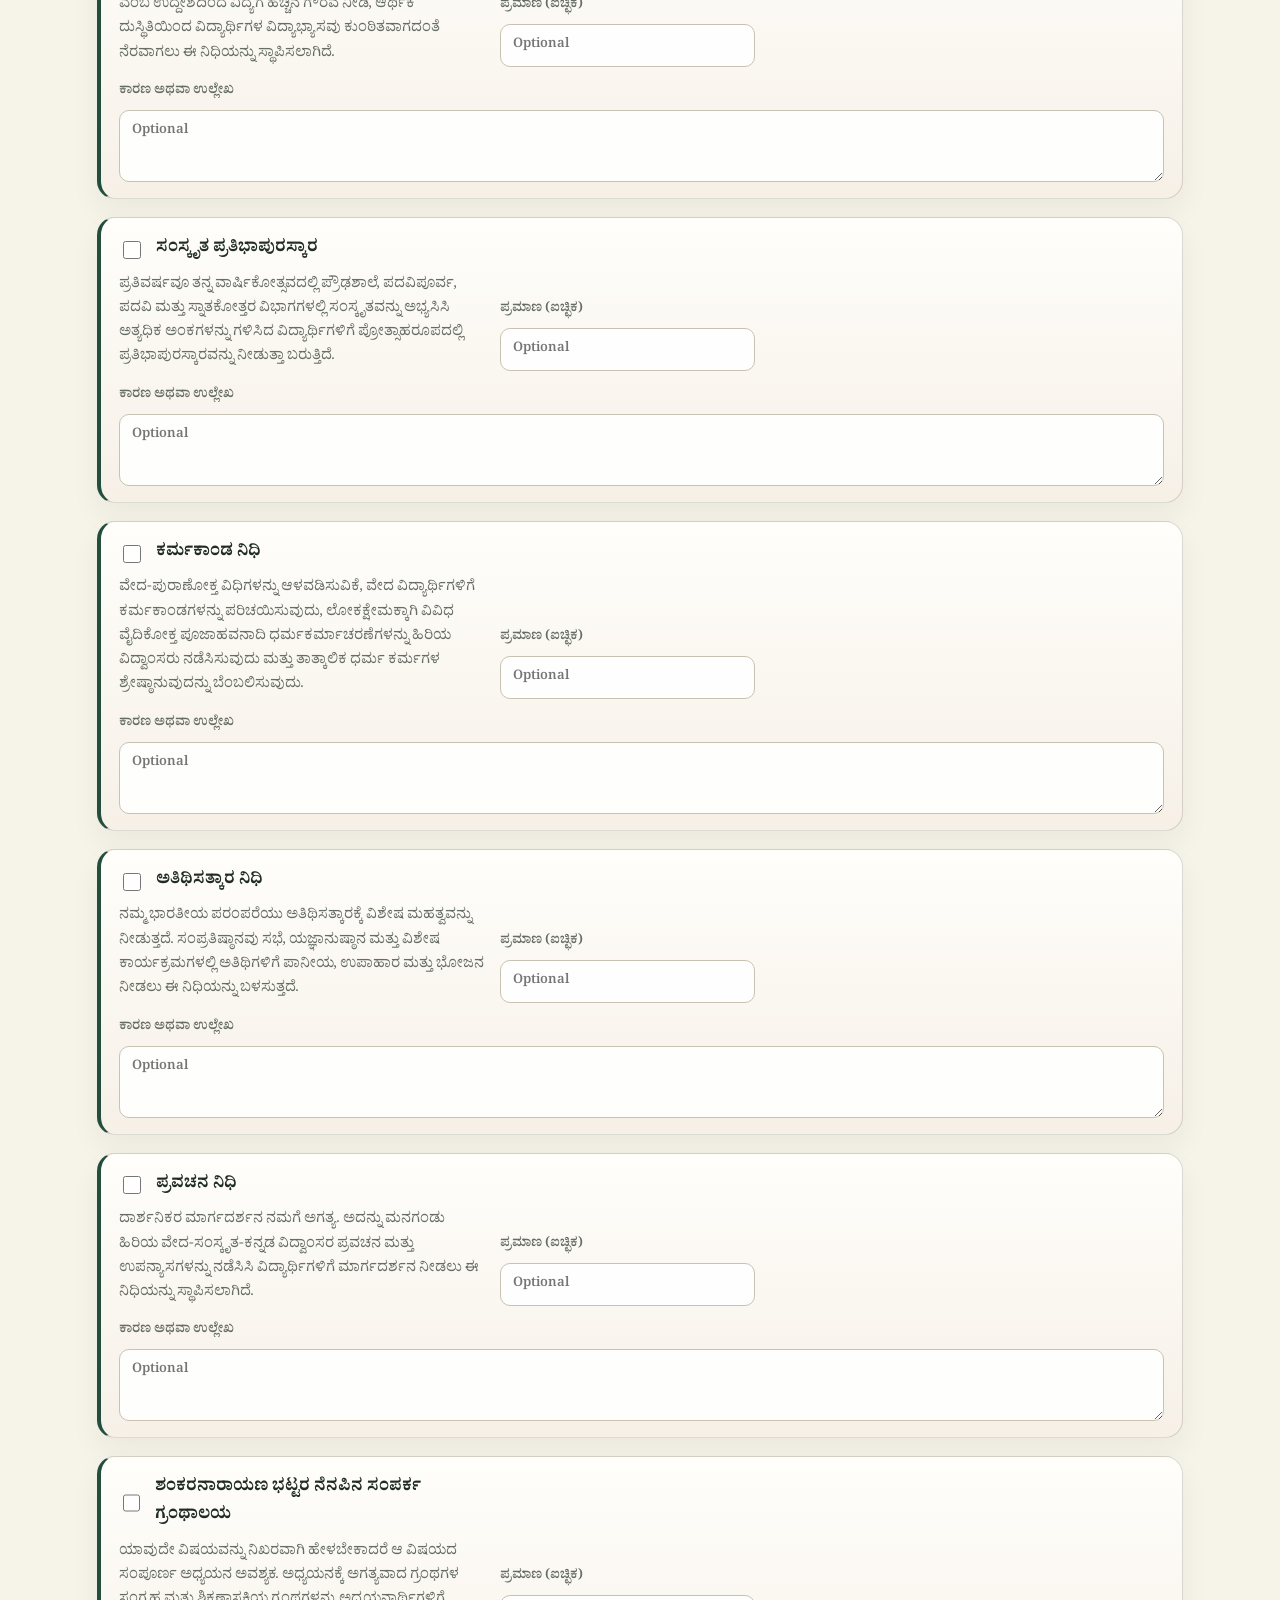
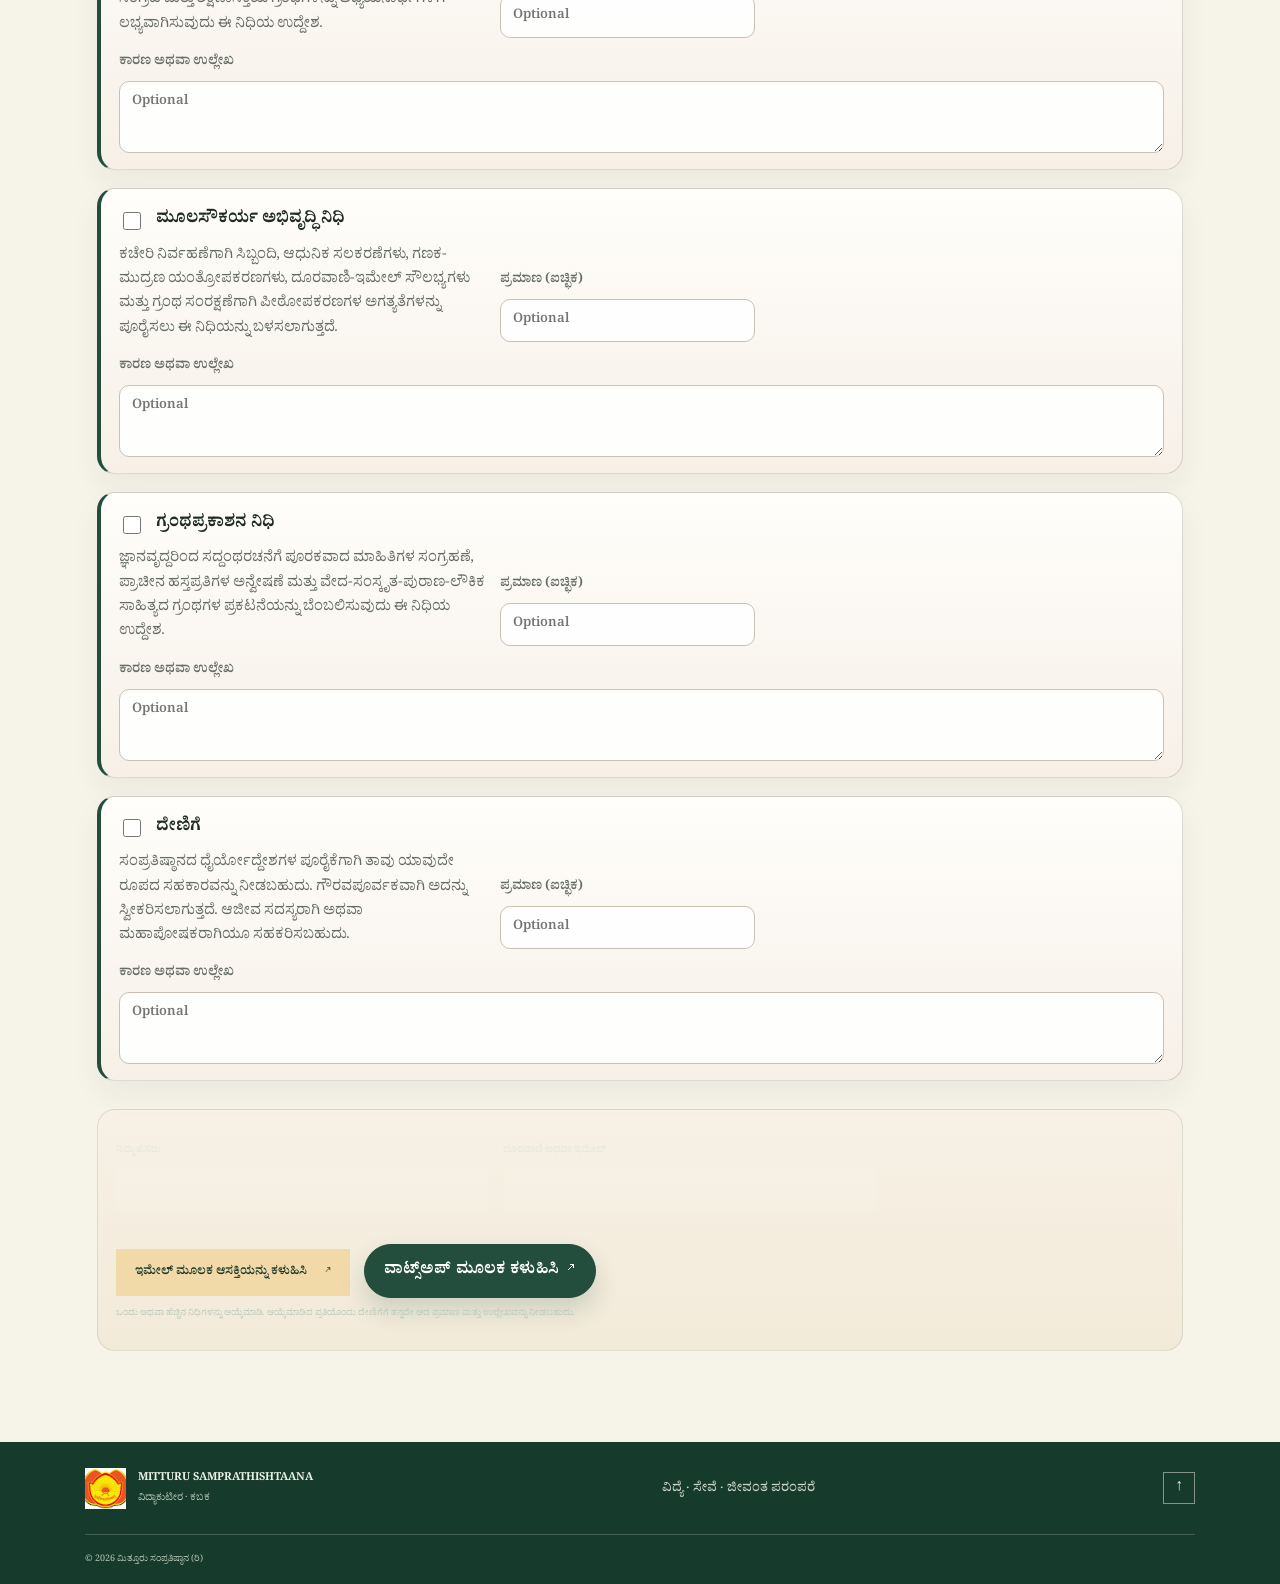
<file: donation.html>
<!doctype html>
<html lang="kn">
<head>
  <meta charset="utf-8">
  <meta name="viewport" content="width=device-width, initial-scale=1">
  <meta name="description" content="Choose a fund and express interest to support the Mitturu Samprathishtaana.">
  <title>Donation | Mitturu Samprathishtaana</title>
  <link rel="preconnect" href="https://fonts.googleapis.com">
  <link rel="preconnect" href="https://fonts.gstatic.com" crossorigin>
  <link href="https://fonts.googleapis.com/css2?family=DM+Sans:wght@400;500;600;700&family=Noto+Serif+Kannada:wght@400;500;600;700&family=Playfair+Display:wght@500;600;700&display=swap" rel="stylesheet">
  <link rel="stylesheet" href="styles.css">
</head>
<body data-page="donation">
  <header class="site-header">
    <a class="brand" href="index.html" aria-label="Mitturu Samprathishtaana home">
      <span class="brand-mark" aria-hidden="true">ವಿ</span>
      <span class="brand-copy"><strong data-en="MITTURU SAMPRATHISHTAANA" data-kn="ಮಿತ್ತೂರು ಸಂಪ್ರತಿಷ್ಠಾನ">MITTURU SAMPRATHISHTAANA</strong><small data-en="Learning · Service · Living heritage" data-kn="ವಿದ್ಯೆ · ಸೇವೆ · ಜೀವಂತ ಪರಂಪರೆ">Learning · Service · Living heritage</small></span>
    </a>
    <button class="menu-toggle" type="button" aria-expanded="false" aria-controls="primary-nav" aria-label="Open menu"><span></span><span></span></button>
    <nav id="primary-nav" class="primary-nav" aria-label="Main navigation">
      <a href="index.html" data-page="home" data-en="Home" data-kn="ಮುಖಪುಟ">Home</a>
      <a href="about.html" data-page="about" data-en="About" data-kn="ನಮ್ಮ ಬಗ್ಗೆ">About</a>
      <a href="programmes.html" data-page="programmes" data-en="Programmes" data-kn="ಕಾರ್ಯಕ್ರಮಗಳು">Programmes</a>
      <a href="books.html" data-page="books" data-en="Books" data-kn="ಗ್ರಂಥಗಳು">Books</a>
      <a href="support.html" data-page="support" data-en="Support" data-kn="ಸಹಕರಿಸಿ">Support</a>
      <a href="contact.html" data-page="contact" data-en="Contact" data-kn="ಸಂಪರ್ಕ">Contact</a>
      <button class="language-switch" id="language-switch" type="button" aria-label="Switch language"><span>ಕನ್ನಡ</span><span class="language-divider">/</span><span>EN</span></button>
    </nav>
  </header>

  <main id="main">
    <section class="page-hero">
      <div class="page-hero-inner">
        <p class="eyebrow" data-en="Donation interest" data-kn="ದೇಣಿಗೆ ಆಸಕ್ತಿ">Donation interest</p>
        <h1 data-en="Choose a fund to support." data-kn="ಸಹಕಾರ ನೀಡಲು ನಿಧಿಯನ್ನು ಆಯ್ಕೆಮಾಡಿ.">Choose a fund to support.</h1>
      </div>
    </section>

    <section class="section">
      <div class="section-heading">
        <p class="eyebrow" data-en="Support the work" data-kn="ಕಾರ್ಯಕ್ಕೆ ಬೆಂಬಲ">Support the work</p>
        <h2 data-en="Select the fund that best reflects your intention." data-kn="ನಿಮ್ಮ ಆಸಕ್ತಿಗೆ ಹೊಂದುವ ನಿಧಿಯನ್ನು ಆಯ್ಕೆಮಾಡಿ.">Select the fund that best reflects your intention.</h2>
        <p class="section-deck"><a class="underlined-link" href="support.html" data-en="Return to support page" data-kn="ಸಹಕಾರ ಪುಟಕ್ಕೆ ಹಿಂತಿರುಗಿ">Return to support page <span aria-hidden="true">→</span></a></p>
      </div>

      <div class="donation-summary" aria-label="Donation steps">
        <div class="summary-item">
          <strong>01</strong>
          <span data-en="Choose one or more funds" data-kn="ಒಂದು ಅಥವಾ ಹೆಚ್ಚಿನ ನಿಧಿಗಳನ್ನು ಆಯ್ಕೆಮಾಡಿ">Choose one or more funds</span>
        </div>
        <div class="summary-item">
          <strong>02</strong>
          <span data-en="Add an amount if you wish" data-kn="ಅಗತ್ಯವಿದ್ದಲ್ಲಿ ಪ್ರಮಾಣವನ್ನು ಸೇರಿಸಿ">Add an amount if you wish</span>
        </div>
        <div class="summary-item">
          <strong>03</strong>
          <span data-en="Share your reason and send the note" data-kn="ಕಾರಣವನ್ನು ತಿಳಿಸಿ ಮತ್ತು ಸಂದೇಶ ಕಳುಹಿಸಿ">Share your reason and send the note</span>
        </div>
      </div>

      <div class="donation-list" aria-label="Donation options">
        <div class="donation-option-card">
          <div class="donation-card-main">
            <label class="donation-option">
              <input type="checkbox" name="selected_fund" value="Sangaveda Poshana Nidhi" data-amount-field="amount_sangaveda_poshana_nidhi" data-reason-field="reason_sangaveda_poshana_nidhi">
              <span class="donation-name" data-en="Sangaveda Poshana Nidhi" data-kn="ಸಾಂಗವೇದಪೋಷಣನಿಧಿ">ಸಾಂಗವೇದಪೋಷಣನಿಧಿ</span>
            </label>
            <p class="donation-detail" data-en="The Samprathishtaana supports Vedic learning, study and practice by helping institutions and teachers who carry forward Sanskrit and Vedic traditions." data-kn="ಭಾರತೀಯ ಸನಾತನ ಸಂಸ್ಕೃತಿ ಉಳಿಸಿ-ಬೆಳೆಸುವ ಪ್ರಕ್ರಿಯೆಯಲ್ಲಿ ವೇದ-ಸಂಸ್ಕೃತ-ವೇದಾಂಗಗಳ ಅಧ್ಯಯನ, ಅನುಷ್ಠಾನ ಮತ್ತು ಅಧ್ಯಾಪನವನ್ನು ಬೆಳೆಸುವ ವ್ಯಕ್ತಿಗಳಿಗೂ ಸಂಸ್ಥೆಗಳಿಗೆ ಧನಸಹಾಯ ನೀಡುವ ಉದ್ದೇಶದಿಂದ ಈ ನಿಧಿಯನ್ನು ಸ್ಥಾಪಿಸಲಾಗಿದೆ.">ಭಾರತೀಯ ಸನಾತನ ಸಂಸ್ಕೃತಿ ಉಳಿಸಿ-ಬೆಳೆಸುವ ಪ್ರಕ್ರಿಯೆಯಲ್ಲಿ ವೇದ-ಸಂಸ್ಕೃತ-ವೇದಾಂಗಗಳ ಅಧ್ಯಯನ, ಅನುಷ್ಠಾನ ಮತ್ತು ಅಧ್ಯಾಪನವನ್ನು ಬೆಳೆಸುವ ವ್ಯಕ್ತಿಗಳಿಗೂ ಸಂಸ್ಥೆಗಳಿಗೆ ಧನಸಹಾಯ ನೀಡುವ ಉದ್ದೇಶದಿಂದ ಈ ನಿಧಿಯನ್ನು ಸ್ಥಾಪಿಸಲಾಗಿದೆ.</p>
          </div>
          <label class="donation-field">
            <span data-en="Amount (optional)" data-kn="ಪ್ರಮಾಣ (ಐಚ್ಛಿಕ)">Amount (optional)</span>
            <input type="number" name="amount_sangaveda_poshana_nidhi" min="0" step="100" placeholder="Optional">
          </label>
          <label class="donation-field donation-field-wide">
            <span data-en="Reason or note" data-kn="ಕಾರಣ ಅಥವಾ ಉಲ್ಲೇಖ">Reason or note</span>
            <textarea name="reason_sangaveda_poshana_nidhi" rows="2" placeholder="Optional"></textarea>
          </label>
        </div>

        <div class="donation-option-card">
          <div class="donation-card-main">
            <label class="donation-option">
              <input type="checkbox" name="selected_fund" value="Sampradana Nidhi" data-amount-field="amount_sampradana_nidhi" data-reason-field="reason_sampradana_nidhi">
              <span class="donation-name" data-en="Sampradana Nidhi" data-kn="ಸಂಪ್ರದಾನ ನಿಧಿ">ಸಂಪ್ರದಾನ ನಿಧಿ</span>
            </label>
            <p class="donation-detail" data-en="This fund helps families and individuals who face financial difficulty in carrying out essential traditional rites such as a daughter’s marriage, a son’s Upanayana, or the final rites for parents." data-kn="ಯಾರೂ ಸಂಸ್ಕಾರ ಮಾಡಲು ಹಿಂಜರಿಯಬಾರದು. ಆರ್ಥಿಕವಾಗಿ ಹಿಂದುಳಿದವರため ಮಗಳ ವಿವಾಹ, ಮಗನ ಉಪನಯನ, ತಂದೆ-ತಾಯಿಯರ ಉತ್ತರಕ್ರಿಯೆ ಮುಂತಾದ ಕೆಲಸಗಳು ನಡೆಯದಂತೆ ತಡೆಯದಿರುವ ಉದ್ದೇಶದಿಂದ ಈ ನಿಧಿಯನ್ನು ಸ್ಥಾಪಿಸಲಾಗಿದೆ.">ಯಾರೂ ಸಂಸ್ಕಾರ ಮಾಡಲು ಹಿಂಜರಿಯಬಾರದು. ಆರ್ಥಿಕವಾಗಿ ಹಿಂದುಳಿದವರため ಮಗಳ ವಿವಾಹ, ಮಗನ ಉಪನಯನ, ತಂದೆ-ತಾಯಿಯರ ಉತ್ತರಕ್ರಿಯೆ ಮುಂತಾದ ಕೆಲಸಗಳು ನಡೆಯದಂತೆ ತಡೆಯದಿರುವ ಉದ್ದೇಶದಿಂದ ಈ ನಿಧಿಯನ್ನು ಸ್ಥಾಪಿಸಲಾಗಿದೆ.</p>
          </div>
          <label class="donation-field">
            <span data-en="Amount (optional)" data-kn="ಪ್ರಮಾಣ (ಐಚ್ಛಿಕ)">Amount (optional)</span>
            <input type="number" name="amount_sampradana_nidhi" min="0" step="100" placeholder="Optional">
          </label>
          <label class="donation-field donation-field-wide">
            <span data-en="Reason or note" data-kn="ಕಾರಣ ಅಥವಾ ಉಲ್ಲೇಖ">Reason or note</span>
            <textarea name="reason_sampradana_nidhi" rows="2" placeholder="Optional"></textarea>
          </label>
        </div>

        <div class="donation-option-card">
          <div class="donation-card-main">
            <label class="donation-option">
              <input type="checkbox" name="selected_fund" value="Svasthya Nidhi" data-amount-field="amount_svasthya_nidhi" data-reason-field="reason_svasthya_nidhi">
              <span class="donation-name" data-en="Svasthya Nidhi" data-kn="ಸ್ವಾಸ್ಥ್ಯನಿಧಿ">ಸ್ವಾಸ್ಥ್ಯನಿಧಿ</span>
            </label>
            <p class="donation-detail" data-en="For a healthy society, wellness is central. This fund supports health camps, blood donation drives, free dental care and general medical assistance for the needy." data-kn="ಜೀವಿಗಳಿಗೆ ಆರೋಗ್ಯ ಮುಖ್ಯ. ಆರೋಗ್ಯಭರಿತ ಜೀವನವೇ ಎಲ್ಲಾ ಚಟುವಟಿಕೆಗಳಿಗೆ ಮೂಲಭೂತ. ಈ ನಿಟ್ಟಿನಲ್ಲಿ ರಕ್ತದಾನ ಶಿಬಿರ, ಉಚಿತ ದಂತಾರೋಗ್ಯ ಶಿಬಿರ, ಉಚಿತ ಆರೋಗ್ಯ ತಪಾಸಣೆ ಮತ್ತು ಅನಾರೋಗ್ಯಪೀಡಿತರಿಗೆ ನೆರವಿನಿಂದ ಸಮಾಜದ ಆರೋಗ್ಯವನ್ನು ಬೆಳೆಸಲು ಈ ನಿಧಿಯನ್ನು ಸ್ಥಾಪಿಸಲಾಗಿದೆ.">ಜೀವಿಗಳಿಗೆ ಆರೋಗ್ಯ ಮುಖ್ಯ. ಆರೋಗ್ಯಭರಿತ ಜೀವನವೇ ಎಲ್ಲಾ ಚಟುವಟಿಕೆಗಳಿಗೆ ಮೂಲಭೂತ. ಈ ನಿಟ್ಟಿನಲ್ಲಿ ರಕ್ತದಾನ ಶಿಬಿರ, ಉಚಿತ ದಂತಾರೋಗ್ಯ ಶಿಬಿರ, ಉಚಿತ ಆರೋಗ್ಯ ತಪಾಸಣೆ ಮತ್ತು ಅನಾರೋಗ್ಯಪೀಡಿತರಿಗೆ ನೆರವಿನಿಂದ ಸಮಾಜದ ಆರೋಗ್ಯವನ್ನು ಬೆಳೆಸಲು ಈ ನಿಧಿಯನ್ನು ಸ್ಥಾಪಿಸಲಾಗಿದೆ.</p>
          </div>
          <label class="donation-field">
            <span data-en="Amount (optional)" data-kn="ಪ್ರಮಾಣ (ಐಚ್ಛಿಕ)">Amount (optional)</span>
            <input type="number" name="amount_svasthya_nidhi" min="0" step="100" placeholder="Optional">
          </label>
          <label class="donation-field donation-field-wide">
            <span data-en="Reason or note" data-kn="ಕಾರಣ ಅಥವಾ ಉಲ್ಲೇಖ">Reason or note</span>
            <textarea name="reason_svasthya_nidhi" rows="2" placeholder="Optional"></textarea>
          </label>
        </div>

        <div class="donation-option-card">
          <div class="donation-card-main">
            <label class="donation-option">
              <input type="checkbox" name="selected_fund" value="Suvidya Nidhi" data-amount-field="amount_suvidya_nidhi" data-reason-field="reason_suvidya_nidhi">
              <span class="donation-name" data-en="Suvidya Nidhi" data-kn="ಸುವಿದ್ಯಾನಿಧಿ">ಸುವಿದ್ಯಾನಿಧಿ</span>
            </label>
            <p class="donation-detail" data-en="This fund helps keep learning alive by supporting students whose education may otherwise be interrupted by financial hardship." data-kn="ಎಲ್ಲರೂ ಸುವಿದ್ಯಾವಂತರಾಗಬೇಕು. ಸಮಾಜದ ಜನತೆ ಸುಶಿಕ್ಷಿತರಾಗಬೇಕು ಎಂಬ ಉದ್ದೇಶದಿಂದ ವಿದ್ಯೆಗೆ ಹೆಚ್ಚಿನ ಗೌರವ ನೀಡಿ, ಆರ್ಥಿಕ ದುಸ್ಥಿತಿಯಿಂದ ವಿದ್ಯಾರ್ಥಿಗಳ ವಿದ್ಯಾಭ್ಯಾಸವು ಕುಂಠಿತವಾಗದಂತೆ ನೆರವಾಗಲು ಈ ನಿಧಿಯನ್ನು ಸ್ಥಾಪಿಸಲಾಗಿದೆ.">ಎಲ್ಲರೂ ಸುವಿದ್ಯಾವಂತರಾಗಬೇಕು. ಸಮಾಜದ ಜನತೆ ಸುಶಿಕ್ಷಿತರಾಗಬೇಕು ಎಂಬ ಉದ್ದೇಶದಿಂದ ವಿದ್ಯೆಗೆ ಹೆಚ್ಚಿನ ಗೌರವ ನೀಡಿ, ಆರ್ಥಿಕ ದುಸ್ಥಿತಿಯಿಂದ ವಿದ್ಯಾರ್ಥಿಗಳ ವಿದ್ಯಾಭ್ಯಾಸವು ಕುಂಠಿತವಾಗದಂತೆ ನೆರವಾಗಲು ಈ ನಿಧಿಯನ್ನು ಸ್ಥಾಪಿಸಲಾಗಿದೆ.</p>
          </div>
          <label class="donation-field">
            <span data-en="Amount (optional)" data-kn="ಪ್ರಮಾಣ (ಐಚ್ಛಿಕ)">Amount (optional)</span>
            <input type="number" name="amount_suvidya_nidhi" min="0" step="100" placeholder="Optional">
          </label>
          <label class="donation-field donation-field-wide">
            <span data-en="Reason or note" data-kn="ಕಾರಣ ಅಥವಾ ಉಲ್ಲೇಖ">Reason or note</span>
            <textarea name="reason_suvidya_nidhi" rows="2" placeholder="Optional"></textarea>
          </label>
        </div>

        <div class="donation-option-card">
          <div class="donation-card-main">
            <label class="donation-option">
              <input type="checkbox" name="selected_fund" value="Samskrita Pratibha Puraskara" data-amount-field="amount_samskrita_pratibha_puraskara" data-reason-field="reason_samskrita_pratibha_puraskara">
              <span class="donation-name" data-en="Samskrita Pratibha Puraskara" data-kn="ಸಂಸ್ಕೃತ ಪ್ರತಿಭಾಪುರಸ್ಕಾರ">ಸಂಸ್ಕೃತ ಪ್ರತಿಭಾಪುರಸ್ಕಾರ</span>
            </label>
            <p class="donation-detail" data-en="To encourage excellence in Sanskrit learning, the Samprathishtaana honours top students in schools and colleges during its annual celebration." data-kn="ಪ್ರತಿವರ್ಷವೂ ತನ್ನ ವಾರ್ಷಿಕೋತ್ಸವದಲ್ಲಿ ಪ್ರೌಢಶಾಲೆ, ಪದವಿಪೂರ್ವ, ಪದವಿ ಮತ್ತು ಸ್ನಾತಕೋತ್ತರ ವಿಭಾಗಗಳಲ್ಲಿ ಸಂಸ್ಕೃತವನ್ನು ಅಭ್ಯಸಿಸಿ ಅತ್ಯಧಿಕ ಅಂಕಗಳನ್ನು ಗಳಿಸಿದ ವಿದ್ಯಾರ್ಥಿಗಳಿಗೆ ಪ್ರೋತ್ಸಾಹರೂಪದಲ್ಲಿ ಪ್ರತಿಭಾಪುರಸ್ಕಾರವನ್ನು ನೀಡುತ್ತಾ ಬರುತ್ತಿದೆ.">ಪ್ರತಿವರ್ಷವೂ ತನ್ನ ವಾರ್ಷಿಕೋತ್ಸವದಲ್ಲಿ ಪ್ರೌಢಶಾಲೆ, ಪದವಿಪೂರ್ವ, ಪದವಿ ಮತ್ತು ಸ್ನಾತಕೋತ್ತರ ವಿಭಾಗಗಳಲ್ಲಿ ಸಂಸ್ಕೃತವನ್ನು ಅಭ್ಯಸಿಸಿ ಅತ್ಯಧಿಕ ಅಂಕಗಳನ್ನು ಗಳಿಸಿದ ವಿದ್ಯಾರ್ಥಿಗಳಿಗೆ ಪ್ರೋತ್ಸಾಹರೂಪದಲ್ಲಿ ಪ್ರತಿಭಾಪುರಸ್ಕಾರವನ್ನು ನೀಡುತ್ತಾ ಬರುತ್ತಿದೆ.</p>
          </div>
          <label class="donation-field">
            <span data-en="Amount (optional)" data-kn="ಪ್ರಮಾಣ (ಐಚ್ಛಿಕ)">Amount (optional)</span>
            <input type="number" name="amount_samskrita_pratibha_puraskara" min="0" step="100" placeholder="Optional">
          </label>
          <label class="donation-field donation-field-wide">
            <span data-en="Reason or note" data-kn="ಕಾರಣ ಅಥವಾ ಉಲ್ಲೇಖ">Reason or note</span>
            <textarea name="reason_samskrita_pratibha_puraskara" rows="2" placeholder="Optional"></textarea>
          </label>
        </div>

        <div class="donation-option-card">
          <div class="donation-card-main">
            <label class="donation-option">
              <input type="checkbox" name="selected_fund" value="Karmakanda Nidhi" data-amount-field="amount_karmakanda_nidhi" data-reason-field="reason_karmakanda_nidhi">
              <span class="donation-name" data-en="Karmakanda Nidhi" data-kn="ಕರ್ಮಕಾಂಡ ನಿಧಿ">ಕರ್ಮಕಾಂಡ ನಿಧಿ</span>
            </label>
            <p class="donation-detail" data-en="Supports Vedic ritual practice, teaching of karmakanda, worship traditions and guidance for temple and household observances as taught by learned teachers." data-kn="ವೇದ-ಪುರಾಣೋಕ್ತ ವಿಧಿಗಳನ್ನು ಆಳವಡಿಸುವಿಕೆ, ವೇದ ವಿದ್ಯಾರ್ಥಿಗಳಿಗೆ ಕರ್ಮಕಾಂಡಗಳನ್ನು ಪರಿಚಯಿಸುವುದು, ಲೋಕಕ್ಷೇಮಕ್ಕಾಗಿ ವಿವಿಧ ವೈದಿಕೋಕ್ತ ಪೂಜಾಹವನಾದಿ ಧರ್ಮಕರ್ಮಾಚರಣೆಗಳನ್ನು ಹಿರಿಯ ವಿದ್ವಾಂಸರು ನಡೆಸಿಸುವುದು ಮತ್ತು ತಾತ್ಕಾಲಿಕ ಧರ್ಮ ಕರ್ಮಗಳ ಶ್ರೇಷ್ಠಾನುವುದನ್ನು ಬೆಂಬಲಿಸುವುದು.">ವೇದ-ಪುರಾಣೋಕ್ತ ವಿಧಿಗಳನ್ನು ಆಳವಡಿಸುವಿಕೆ, ವೇದ ವಿದ್ಯಾರ್ಥಿಗಳಿಗೆ ಕರ್ಮಕಾಂಡಗಳನ್ನು ಪರಿಚಯಿಸುವುದು, ಲೋಕಕ್ಷೇಮಕ್ಕಾಗಿ ವಿವಿಧ ವೈದಿಕೋಕ್ತ ಪೂಜಾಹವನಾದಿ ಧರ್ಮಕರ್ಮಾಚರಣೆಗಳನ್ನು ಹಿರಿಯ ವಿದ್ವಾಂಸರು ನಡೆಸಿಸುವುದು ಮತ್ತು ತಾತ್ಕಾಲಿಕ ಧರ್ಮ ಕರ್ಮಗಳ ಶ್ರೇಷ್ಠಾನುವುದನ್ನು ಬೆಂಬಲಿಸುವುದು.</p>
          </div>
          <label class="donation-field">
            <span data-en="Amount (optional)" data-kn="ಪ್ರಮಾಣ (ಐಚ್ಛಿಕ)">Amount (optional)</span>
            <input type="number" name="amount_karmakanda_nidhi" min="0" step="100" placeholder="Optional">
          </label>
          <label class="donation-field donation-field-wide">
            <span data-en="Reason or note" data-kn="ಕಾರಣ ಅಥವಾ ಉಲ್ಲೇಖ">Reason or note</span>
            <textarea name="reason_karmakanda_nidhi" rows="2" placeholder="Optional"></textarea>
          </label>
        </div>

        <div class="donation-option-card">
          <div class="donation-card-main">
            <label class="donation-option">
              <input type="checkbox" name="selected_fund" value="Atithisatkara Nidhi" data-amount-field="amount_atithisatkara_nidhi" data-reason-field="reason_atithisatkara_nidhi">
              <span class="donation-name" data-en="Atithisatkara Nidhi" data-kn="ಅತಿಥಿಸತ್ಕಾರ ನಿಧಿ">ಅತಿಥಿಸತ್ಕಾರ ನಿಧಿ</span>
            </label>
            <p class="donation-detail" data-en="Hospitality is a treasured value in Indian tradition. This fund helps provide food, water and welcome to guests during seminars, rituals and special programmes." data-kn="ನಮ್ಮ ಭಾರತೀಯ ಪರಂಪರೆಯು ಅತಿಥಿಸತ್ಕಾರಕ್ಕೆ ವಿಶೇಷ ಮಹತ್ವವನ್ನು ನೀಡುತ್ತದೆ. ಸಂಪ್ರತಿಷ್ಠಾನವು ಸಭೆ, ಯಜ್ಞಾನುಷ್ಠಾನ ಮತ್ತು ವಿಶೇಷ ಕಾರ್ಯಕ್ರಮಗಳಲ್ಲಿ ಅತಿಥಿಗಳಿಗೆ ಪಾನೀಯ, ಉಪಾಹಾರ ಮತ್ತು ಭೋಜನ ನೀಡಲು ಈ ನಿಧಿಯನ್ನು ಬಳಸುತ್ತದೆ.">ನಮ್ಮ ಭಾರತೀಯ ಪರಂಪರೆಯು ಅತಿಥಿಸತ್ಕಾರಕ್ಕೆ ವಿಶೇಷ ಮಹತ್ವವನ್ನು ನೀಡುತ್ತದೆ. ಸಂಪ್ರತಿಷ್ಠಾನವು ಸಭೆ, ಯಜ್ಞಾನುಷ್ಠಾನ ಮತ್ತು ವಿಶೇಷ ಕಾರ್ಯಕ್ರಮಗಳಲ್ಲಿ ಅತಿಥಿಗಳಿಗೆ ಪಾನೀಯ, ಉಪಾಹಾರ ಮತ್ತು ಭೋಜನ ನೀಡಲು ಈ ನಿಧಿಯನ್ನು ಬಳಸುತ್ತದೆ.</p>
          </div>
          <label class="donation-field">
            <span data-en="Amount (optional)" data-kn="ಪ್ರಮಾಣ (ಐಚ್ಛಿಕ)">Amount (optional)</span>
            <input type="number" name="amount_atithisatkara_nidhi" min="0" step="100" placeholder="Optional">
          </label>
          <label class="donation-field donation-field-wide">
            <span data-en="Reason or note" data-kn="ಕಾರಣ ಅಥವಾ ಉಲ್ಲೇಖ">Reason or note</span>
            <textarea name="reason_atithisatkara_nidhi" rows="2" placeholder="Optional"></textarea>
          </label>
        </div>

        <div class="donation-option-card">
          <div class="donation-card-main">
            <label class="donation-option">
              <input type="checkbox" name="selected_fund" value="Pravachana Nidhi" data-amount-field="amount_pravachana_nidhi" data-reason-field="reason_pravachana_nidhi">
              <span class="donation-name" data-en="Pravachana Nidhi" data-kn="ಪ್ರವಚನ ನಿಧಿ">ಪ್ರವಚನ ನಿಧಿ</span>
            </label>
            <p class="donation-detail" data-en="This fund supports lectures and discourses by senior scholars on Veda, Sanskrit, Kannada, Puranas, Jyotisha and related fields for the benefit of students and public audiences." data-kn="ದಾರ್ಶನಿಕರ ಮಾರ್ಗದರ್ಶನ ನಮಗೆ ಅಗತ್ಯ. ಅದನ್ನು ಮನಗಂಡು ಹಿರಿಯ ವೇದ-ಸಂಸ್ಕೃತ-ಕನ್ನಡ ವಿದ್ವಾಂಸರ ಪ್ರವಚನ ಮತ್ತು ಉಪನ್ಯಾಸಗಳನ್ನು ನಡೆಸಿಸಿ ವಿದ್ಯಾರ್ಥಿಗಳಿಗೆ ಮಾರ್ಗದರ್ಶನ ನೀಡಲು ಈ ನಿಧಿಯನ್ನು ಸ್ಥಾಪಿಸಲಾಗಿದೆ.">ದಾರ್ಶನಿಕರ ಮಾರ್ಗದರ್ಶನ ನಮಗೆ ಅಗತ್ಯ. ಅದನ್ನು ಮನಗಂಡು ಹಿರಿಯ ವೇದ-ಸಂಸ್ಕೃತ-ಕನ್ನಡ ವಿದ್ವಾಂಸರ ಪ್ರವಚನ ಮತ್ತು ಉಪನ್ಯಾಸಗಳನ್ನು ನಡೆಸಿಸಿ ವಿದ್ಯಾರ್ಥಿಗಳಿಗೆ ಮಾರ್ಗದರ್ಶನ ನೀಡಲು ಈ ನಿಧಿಯನ್ನು ಸ್ಥಾಪಿಸಲಾಗಿದೆ.</p>
          </div>
          <label class="donation-field">
            <span data-en="Amount (optional)" data-kn="ಪ್ರಮಾಣ (ಐಚ್ಛಿಕ)">Amount (optional)</span>
            <input type="number" name="amount_pravachana_nidhi" min="0" step="100" placeholder="Optional">
          </label>
          <label class="donation-field donation-field-wide">
            <span data-en="Reason or note" data-kn="ಕಾರಣ ಅಥವಾ ಉಲ್ಲೇಖ">Reason or note</span>
            <textarea name="reason_pravachana_nidhi" rows="2" placeholder="Optional"></textarea>
          </label>
        </div>

        <div class="donation-option-card">
          <div class="donation-card-main">
            <label class="donation-option">
              <input type="checkbox" name="selected_fund" value="Shankaranarayana Bhatta Smarana Granthagala" data-amount-field="amount_shankaranarayana_bhatta_smarana_granthagala" data-reason-field="reason_shankaranarayana_bhatta_smarana_granthagala">
              <span class="donation-name" data-en="Shankaranarayana Bhatta Memorial Reference Library" data-kn="ಶಂಕರನಾರಾಯಣ ಭಟ್ಟರ ನೆನಪಿನ ಸಂಪರ್ಕ ಗ್ರಂಥಾಲಯ">ಶಂಕರನಾರಾಯಣ ಭಟ್ಟರ ನೆನಪಿನ ಸಂಪರ್ಕ ಗ್ರಂಥಾಲಯ</span>
            </label>
            <p class="donation-detail" data-en="A study library of Vedic, Sanskrit, Purana, Jyotisha and related texts to support serious research and learning." data-kn="ಯಾವುದೇ ವಿಷಯವನ್ನು ನಿಖರವಾಗಿ ಹೇಳಬೇಕಾದರೆ ಆ ವಿಷಯದ ಸಂಪೂರ್ಣ ಅಧ್ಯಯನ ಅವಶ್ಯಕ. ಅಧ್ಯಯನಕ್ಕೆ ಅಗತ್ಯವಾದ ಗ್ರಂಥಗಳ ಸಂಗ್ರಹ ಮತ್ತು ಶಿಕ್ಷಣಾಸಕ್ತಿಯ ಗ್ರಂಥಗಳನ್ನು ಅಧ್ಯಯನಾರ್ಥಿಗಳಿಗೆ ಲಭ್ಯವಾಗಿಸುವುದು ಈ ನಿಧಿಯ ಉದ್ದೇಶ.">ಯಾವುದೇ ವಿಷಯವನ್ನು ನಿಖರವಾಗಿ ಹೇಳಬೇಕಾದರೆ ಆ ವಿಷಯದ ಸಂಪೂರ್ಣ ಅಧ್ಯಯನ ಅವಶ್ಯಕ. ಅಧ್ಯಯನಕ್ಕೆ ಅಗತ್ಯವಾದ ಗ್ರಂಥಗಳ ಸಂಗ್ರಹ ಮತ್ತು ಶಿಕ್ಷಣಾಸಕ್ತಿಯ ಗ್ರಂಥಗಳನ್ನು ಅಧ್ಯಯನಾರ್ಥಿಗಳಿಗೆ ಲಭ್ಯವಾಗಿಸುವುದು ಈ ನಿಧಿಯ ಉದ್ದೇಶ.</p>
          </div>
          <label class="donation-field">
            <span data-en="Amount (optional)" data-kn="ಪ್ರಮಾಣ (ಐಚ್ಛಿಕ)">Amount (optional)</span>
            <input type="number" name="amount_shankaranarayana_bhatta_smarana_granthagala" min="0" step="100" placeholder="Optional">
          </label>
          <label class="donation-field donation-field-wide">
            <span data-en="Reason or note" data-kn="ಕಾರಣ ಅಥವಾ ಉಲ್ಲೇಖ">Reason or note</span>
            <textarea name="reason_shankaranarayana_bhatta_smarana_granthagala" rows="2" placeholder="Optional"></textarea>
          </label>
        </div>

        <div class="donation-option-card">
          <div class="donation-card-main">
            <label class="donation-option">
              <input type="checkbox" name="selected_fund" value="Moolasoukaraya Vikas Nidhi" data-amount-field="amount_moolasoukaraya_vikas_nidhi" data-reason-field="reason_moolasoukaraya_vikas_nidhi">
              <span class="donation-name" data-en="Infrastructure Development Fund" data-kn="ಮೂಲಸೌಕರ್ಯ ಅಭಿವೃದ್ಧಿ ನಿಧಿ">ಮೂಲಸೌಕರ್ಯ ಅಭಿವೃದ್ಧಿ ನಿಧಿ</span>
            </label>
            <p class="donation-detail" data-en="Supports office operations, staff requirements, modern equipment, printing, communication tools and preservation facilities needed to maintain the institution and its work." data-kn="ಕಚೇರಿ ನಿರ್ವಹಣೆಗಾಗಿ ಸಿಬ್ಬಂದಿ, ಆಧುನಿಕ ಸಲಕರಣೆಗಳು, ಗಣಕ-ಮುದ್ರಣ ಯಂತ್ರೋಪಕರಣಗಳು, ದೂರವಾಣಿ-ಇಮೇಲ್ ಸೌಲಭ್ಯಗಳು ಮತ್ತು ಗ್ರಂಥ ಸಂರಕ್ಷಣೆಗಾಗಿ ಪೀಠೋಪಕರಣಗಳ ಅಗತ್ಯತೆಗಳನ್ನು ಪೂರೈಸಲು ಈ ನಿಧಿಯನ್ನು ಬಳಸಲಾಗುತ್ತದೆ.">ಕಚೇರಿ ನಿರ್ವಹಣೆಗಾಗಿ ಸಿಬ್ಬಂದಿ, ಆಧುನಿಕ ಸಲಕರಣೆಗಳು, ಗಣಕ-ಮುದ್ರಣ ಯಂತ್ರೋಪಕರಣಗಳು, ದೂರವಾಣಿ-ಇಮೇಲ್ ಸೌಲಭ್ಯಗಳು ಮತ್ತು ಗ್ರಂಥ ಸಂರಕ್ಷಣೆಗಾಗಿ ಪೀಠೋಪಕರಣಗಳ ಅಗತ್ಯತೆಗಳನ್ನು ಪೂರೈಸಲು ಈ ನಿಧಿಯನ್ನು ಬಳಸಲಾಗುತ್ತದೆ.</p>
          </div>
          <label class="donation-field">
            <span data-en="Amount (optional)" data-kn="ಪ್ರಮಾಣ (ಐಚ್ಛಿಕ)">Amount (optional)</span>
            <input type="number" name="amount_moolasoukaraya_vikas_nidhi" min="0" step="100" placeholder="Optional">
          </label>
          <label class="donation-field donation-field-wide">
            <span data-en="Reason or note" data-kn="ಕಾರಣ ಅಥವಾ ಉಲ್ಲೇಖ">Reason or note</span>
            <textarea name="reason_moolasoukaraya_vikas_nidhi" rows="2" placeholder="Optional"></textarea>
          </label>
        </div>

        <div class="donation-option-card">
          <div class="donation-card-main">
            <label class="donation-option">
              <input type="checkbox" name="selected_fund" value="Granthaprakashana Nidhi" data-amount-field="amount_granthaprakashana_nidhi" data-reason-field="reason_granthaprakashana_nidhi">
              <span class="donation-name" data-en="Granthaprakashana Nidhi" data-kn="ಗ್ರಂಥಪ್ರಕಾಶನ ನಿಧಿ">ಗ್ರಂಥಪ್ರಕಾಶನ ನಿಧಿ</span>
            </label>
            <p class="donation-detail" data-en="This fund supports the publication of books and study material drawn from ancient wisdom, with careful research and translation for modern readers." data-kn="ಜ್ಞಾನವೃದ್ದರಿಂದ ಸದ್ದಂಥರಚನೆಗೆ ಪೂರಕವಾದ ಮಾಹಿತಿಗಳ ಸಂಗ್ರಹಣೆ, ಪ್ರಾಚೀನ ಹಸ್ತಪ್ರತಿಗಳ ಅನ್ವೇಷಣೆ ಮತ್ತು ವೇದ-ಸಂಸ್ಕೃತ-ಪುರಾಣ-ಲೌಕಿಕ ಸಾಹಿತ್ಯದ ಗ್ರಂಥಗಳ ಪ್ರಕಟನೆಯನ್ನು ಬೆಂಬಲಿಸುವುದು ಈ ನಿಧಿಯ ಉದ್ದೇಶ.">ಜ್ಞಾನವೃದ್ದರಿಂದ ಸದ್ದಂಥರಚನೆಗೆ ಪೂರಕವಾದ ಮಾಹಿತಿಗಳ ಸಂಗ್ರಹಣೆ, ಪ್ರಾಚೀನ ಹಸ್ತಪ್ರತಿಗಳ ಅನ್ವೇಷಣೆ ಮತ್ತು ವೇದ-ಸಂಸ್ಕೃತ-ಪುರಾಣ-ಲೌಕಿಕ ಸಾಹಿತ್ಯದ ಗ್ರಂಥಗಳ ಪ್ರಕಟನೆಯನ್ನು ಬೆಂಬಲಿಸುವುದು ಈ ನಿಧಿಯ ಉದ್ದೇಶ.</p>
          </div>
          <label class="donation-field">
            <span data-en="Amount (optional)" data-kn="ಪ್ರಮಾಣ (ಐಚ್ಛಿಕ)">Amount (optional)</span>
            <input type="number" name="amount_granthaprakashana_nidhi" min="0" step="100" placeholder="Optional">
          </label>
          <label class="donation-field donation-field-wide">
            <span data-en="Reason or note" data-kn="ಕಾರಣ ಅಥವಾ ಉಲ್ಲೇಖ">Reason or note</span>
            <textarea name="reason_granthaprakashana_nidhi" rows="2" placeholder="Optional"></textarea>
          </label>
        </div>

        <div class="donation-option-card">
          <div class="donation-card-main">
            <label class="donation-option">
              <input type="checkbox" name="selected_fund" value="General Donation" data-amount-field="amount_general_donation" data-reason-field="reason_general_donation">
              <span class="donation-name" data-en="General donation" data-kn="ದೇಣಿಗೆ">ದೇಣಿಗೆ</span>
            </label>
            <p class="donation-detail" data-en="Any contribution in support of the Samprathishtaana’s aims is welcome, whether as a one-time gift or in support of a long-term vision." data-kn="ಸಂಪ್ರತಿಷ್ಠಾನದ ಧೈರ್ಯೋದ್ದೇಶಗಳ ಪೂರೈಕೆಗಾಗಿ ತಾವು ಯಾವುದೇ ರೂಪದ ಸಹಕಾರವನ್ನು ನೀಡಬಹುದು. ಗೌರವಪೂರ್ವಕವಾಗಿ ಅದನ್ನು ಸ್ವೀಕರಿಸಲಾಗುತ್ತದೆ. ಆಜೀವ ಸದಸ್ಯರಾಗಿ ಅಥವಾ ಮಹಾಪೋಷಕರಾಗಿಯೂ ಸಹಕರಿಸಬಹುದು.">ಸಂಪ್ರತಿಷ್ಠಾನದ ಧೈರ್ಯೋದ್ದೇಶಗಳ ಪೂರೈಕೆಗಾಗಿ ತಾವು ಯಾವುದೇ ರೂಪದ ಸಹಕಾರವನ್ನು ನೀಡಬಹುದು. ಗೌರವಪೂರ್ವಕವಾಗಿ ಅದನ್ನು ಸ್ವೀಕರಿಸಲಾಗುತ್ತದೆ. ಆಜೀವ ಸದಸ್ಯರಾಗಿ ಅಥವಾ ಮಹಾಪೋಷಕರಾಗಿಯೂ ಸಹಕರಿಸಬಹುದು.</p>
          </div>
          <label class="donation-field">
            <span data-en="Amount (optional)" data-kn="ಪ್ರಮಾಣ (ಐಚ್ಛಿಕ)">Amount (optional)</span>
            <input type="number" name="amount_general_donation" min="0" step="100" placeholder="Optional">
          </label>
          <label class="donation-field donation-field-wide">
            <span data-en="Reason or note" data-kn="ಕಾರಣ ಅಥವಾ ಉಲ್ಲೇಖ">Reason or note</span>
            <textarea name="reason_general_donation" rows="2" placeholder="Optional"></textarea>
          </label>
        </div>
      </div>

      <div class="donation-form-wrap">
        <form class="order-form donation-form" id="donation-form">
          <div class="form-row">
            <label>
              <span data-en="Your name" data-kn="ನಿಮ್ಮ ಹೆಸರು">Your name</span>
              <input name="name" required>
            </label>
            <label>
              <span data-en="Phone or email" data-kn="ದೂರವಾಣಿ ಅಥವಾ ಇಮೇಲ್">Phone or email</span>
              <input name="contact" required>
            </label>
          </div>

          <div class="donation-actions">
            <button class="button button-dark" type="submit"><span data-en="Send expression of interest by email" data-kn="ಇಮೇಲ್ ಮೂಲಕ ಆಸಕ್ತಿಯನ್ನು ಕಳುಹಿಸಿ">Send expression of interest by email</span><span aria-hidden="true">↗</span></button>
            <a id="whatsapp-donation" class="button-link" href="https://wa.me/919483355101?text=I%20want%20to%20support%20the%20Samprathishtaana" target="_blank" rel="noopener noreferrer"><span data-en="Send via WhatsApp" data-kn="ವಾಟ್ಸ್ಅಪ್ ಮೂಲಕ ಕಳುಹಿಸಿ">Send via WhatsApp</span><span aria-hidden="true">↗</span></a>
          </div>
          <p id="donation-status" class="form-note" data-en="Select one or more funds. Each selected donation can have its own amount and note." data-kn="ಒಂದು ಅಥವಾ ಹೆಚ್ಚಿನ ನಿಧಿಗಳನ್ನು ಆಯ್ಕೆಮಾಡಿ. ಆಯ್ಕೆಮಾಡಿದ ಪ್ರತಿಯೊಂದು ದೇಣಿಗೆಗೆ ತನ್ನದೇ ಆದ ಪ್ರಮಾಣ ಮತ್ತು ಉಲ್ಲೇಖವನ್ನು ನೀಡಬಹುದು.">Select one or more funds. Each selected donation can have its own amount and note.</p>
        </form>
      </div>
    </section>
  </main>

  <footer class="site-footer">
    <div class="footer-top">
      <a class="brand footer-brand" href="index.html"><span class="brand-mark" aria-hidden="true">ವಿ</span><span class="brand-copy"><strong>MITTURU SAMPRATHISHTAANA</strong><small data-en="Vidya Kuteera · Kabaka" data-kn="ವಿದ್ಯಾಕುಟೀರ · ಕಬಕ">Vidya Kuteera · Kabaka</small></span></a>
      <p data-en="Learning · Service · Living heritage" data-kn="ವಿದ್ಯೆ · ಸೇವೆ · ಜೀವಂತ ಪರಂಪರೆ">Learning · Service · Living heritage</p>
      <a href="#main" class="back-top" aria-label="Back to top">↑</a>
    </div>
    <div class="footer-bottom"><span>© <span id="current-year"></span> <span data-en="Mitturu Samprathishtaana (R)" data-kn="ಮಿತ್ತೂರು ಸಂಪ್ರತಿಷ್ಠಾನ (ರಿ)">Mitturu Samprathishtaana (R)</span></span></div>
  </footer>

  <script src="app.js" defer></script>
</body>
</html>
</file>
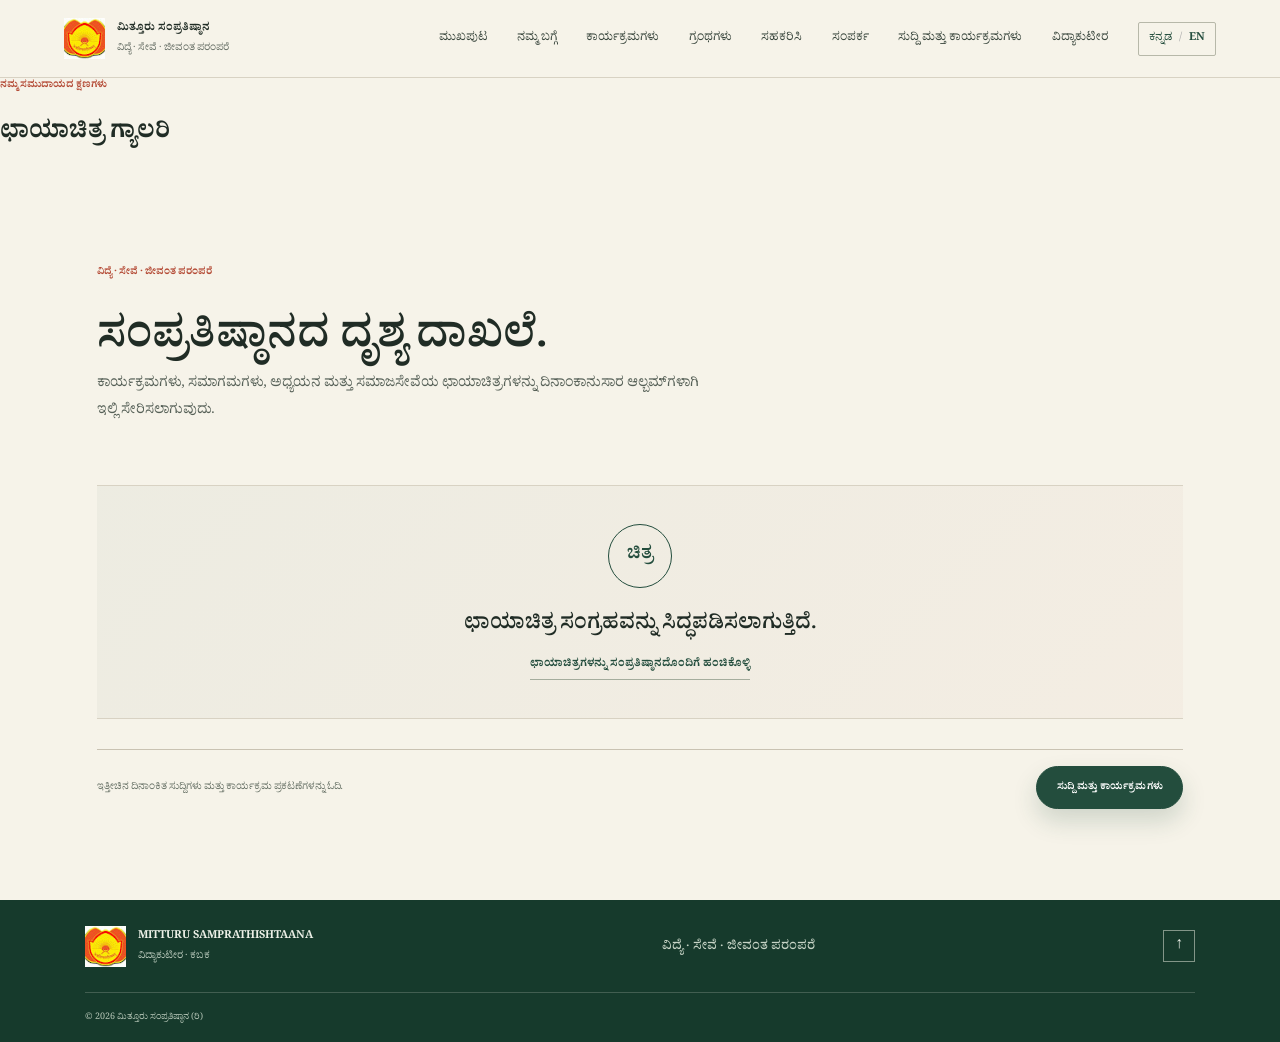
<file: gallery.html>
<!doctype html>
<html lang="kn">
<head>
  <meta charset="utf-8">
  <meta name="viewport" content="width=device-width, initial-scale=1">
  <meta name="description" content="Photographs of learning, service and events at Mitturu Samprathishtaana.">
  <title>Photo Gallery | Mitturu Samprathishtaana</title>
  <link rel="preconnect" href="https://fonts.googleapis.com">
  <link rel="preconnect" href="https://fonts.gstatic.com" crossorigin>
  <link href="https://fonts.googleapis.com/css2?family=DM+Sans:wght@400;500;600;700&family=Noto+Serif+Kannada:wght@400;500;600;700&family=Playfair+Display:wght@500;600;700&display=swap" rel="stylesheet">
  <link rel="stylesheet" href="styles.css">
  <link rel="stylesheet" href="content-pages.css">
  <script src="app.js" defer></script>
</head>
<body data-page="gallery">
  <a class="skip-link" href="#main" data-en="Skip to content" data-kn="ವಿಷಯಕ್ಕೆ ತೆರಳಿ">Skip to content</a>
  <header class="site-header">
    <a class="brand" href="index.html" aria-label="Mitturu Samprathishtaana home">
      <span class="brand-mark" aria-hidden="true">ವಿ</span>
      <span class="brand-copy"><strong data-en="MITTURU SAMPRATHISHTAANA" data-kn="ಮಿತ್ತೂರು ಸಂಪ್ರತಿಷ್ಠಾನ">MITTURU SAMPRATHISHTAANA</strong><small data-en="Learning · Service · Living heritage" data-kn="ವಿದ್ಯೆ · ಸೇವೆ · ಜೀವಂತ ಪರಂಪರೆ">Learning · Service · Living heritage</small></span>
    </a>
    <button class="menu-toggle" type="button" aria-expanded="false" aria-controls="primary-nav" aria-label="Open menu"><span></span><span></span></button>
    <nav id="primary-nav" class="primary-nav" aria-label="Main navigation">
      <a href="index.html" data-page="home" data-en="Home" data-kn="ಮುಖಪುಟ">Home</a>
      <a href="about.html" data-page="about" data-en="About" data-kn="ನಮ್ಮ ಬಗ್ಗೆ">About</a>
      <a href="programmes.html" data-page="programmes" data-en="Programmes" data-kn="ಕಾರ್ಯಕ್ರಮಗಳು">Programmes</a>
      <a href="books.html" data-page="books" data-en="Books" data-kn="ಗ್ರಂಥಗಳು">Books</a>
      <a href="support.html" data-page="support" data-en="Support" data-kn="ಸಹಕರಿಸಿ">Support</a>
      <a href="contact.html" data-page="contact" data-en="Contact" data-kn="ಸಂಪರ್ಕ">Contact</a>
      <button class="language-switch" id="language-switch" type="button" aria-label="Switch language"><span>ಕನ್ನಡ</span><span class="language-divider">/</span><span>EN</span></button>
    </nav>
  </header>

  <main id="main">
    <section class="page-hero">
      <div class="page-hero-inner">
        <p class="eyebrow" data-en="Moments from our community" data-kn="ನಮ್ಮ ಸಮುದಾಯದ ಕ್ಷಣಗಳು">Moments from our community</p>
        <h1 data-en="Photo gallery" data-kn="ಛಾಯಾಚಿತ್ರ ಗ್ಯಾಲರಿ">Photo gallery</h1>
      </div>
    </section>

    <section class="section page-panel">
      <div class="section-heading">
        <p class="eyebrow" data-en="Learning · Service · Living heritage" data-kn="ವಿದ್ಯೆ · ಸೇವೆ · ಜೀವಂತ ಪರಂಪರೆ">Learning · Service · Living heritage</p>
        <h2 data-en="A visual record of the Samprathishtaana." data-kn="ಸಂಪ್ರತಿಷ್ಠಾನದ ದೃಶ್ಯ ದಾಖಲೆ.">A visual record of the Samprathishtaana.</h2>
      </div>
      <p class="section-deck" data-en="Photographs will be arranged here in dated albums for programmes, gatherings, learning and community service." data-kn="ಕಾರ್ಯಕ್ರಮಗಳು, ಸಮಾಗಮಗಳು, ಅಧ್ಯಯನ ಮತ್ತು ಸಮಾಜಸೇವೆಯ ಛಾಯಾಚಿತ್ರಗಳನ್ನು ದಿನಾಂಕಾನುಸಾರ ಆಲ್ಬಮ್‌ಗಳಾಗಿ ಇಲ್ಲಿ ಸೇರಿಸಲಾಗುವುದು.">Photographs will be arranged here in dated albums for programmes, gatherings, learning and community service.</p>
      <div class="gallery-grid" id="gallery-grid"></div>
      <div class="gallery-empty" id="gallery-empty" role="status">
        <span class="gallery-empty-mark" aria-hidden="true">ಚಿತ್ರ</span>
        <p data-en="The photo collection is being prepared." data-kn="ಛಾಯಾಚಿತ್ರ ಸಂಗ್ರಹವನ್ನು ಸಿದ್ಧಪಡಿಸಲಾಗುತ್ತಿದೆ.">The photo collection is being prepared.</p>
        <a class="underlined-link" href="mailto:samprathishtaana@gmail.com?subject=Photo%20gallery%20submission" data-en="Share photographs with the Samprathishtaana" data-kn="ಛಾಯಾಚಿತ್ರಗಳನ್ನು ಸಂಪ್ರತಿಷ್ಠಾನದೊಂದಿಗೆ ಹಂಚಿಕೊಳ್ಳಿ">Share photographs with the Samprathishtaana <span aria-hidden="true">→</span></a>
      </div>
      <div class="catalogue-note">
        <span data-en="Read the latest dated updates and event notices." data-kn="ಇತ್ತೀಚಿನ ದಿನಾಂಕಿತ ಸುದ್ದಿಗಳು ಮತ್ತು ಕಾರ್ಯಕ್ರಮ ಪ್ರಕಟಣೆಗಳನ್ನು ಓದಿ.">Read the latest dated updates and event notices.</span>
        <a class="button-link" href="news-events.html" data-en="News and events" data-kn="ಸುದ್ದಿ ಮತ್ತು ಕಾರ್ಯಕ್ರಮಗಳು">News and events <span aria-hidden="true">→</span></a>
      </div>
    </section>
  </main>

  <footer class="site-footer">
    <div class="footer-top">
      <a class="brand footer-brand" href="index.html"><span class="brand-mark" aria-hidden="true">ವಿ</span><span class="brand-copy"><strong>MITTURU SAMPRATHISHTAANA</strong><small data-en="Vidya Kuteera · Kabaka" data-kn="ವಿದ್ಯಾಕುಟೀರ · ಕಬಕ">Vidya Kuteera · Kabaka</small></span></a>
      <p data-en="Learning · Service · Living heritage" data-kn="ವಿದ್ಯೆ · ಸೇವೆ · ಜೀವಂತ ಪರಂಪರೆ">Learning · Service · Living heritage</p>
      <a href="#main" class="back-top" aria-label="Back to top">↑</a>
    </div>
    <div class="footer-bottom"><span>© <span id="current-year"></span> <span data-en="Mitturu Samprathishtaana (R)" data-kn="ಮಿತ್ತೂರು ಸಂಪ್ರತಿಷ್ಠಾನ (ರಿ)">Mitturu Samprathishtaana (R)</span></span></div>
  </footer>
</body>
</html>
</file>
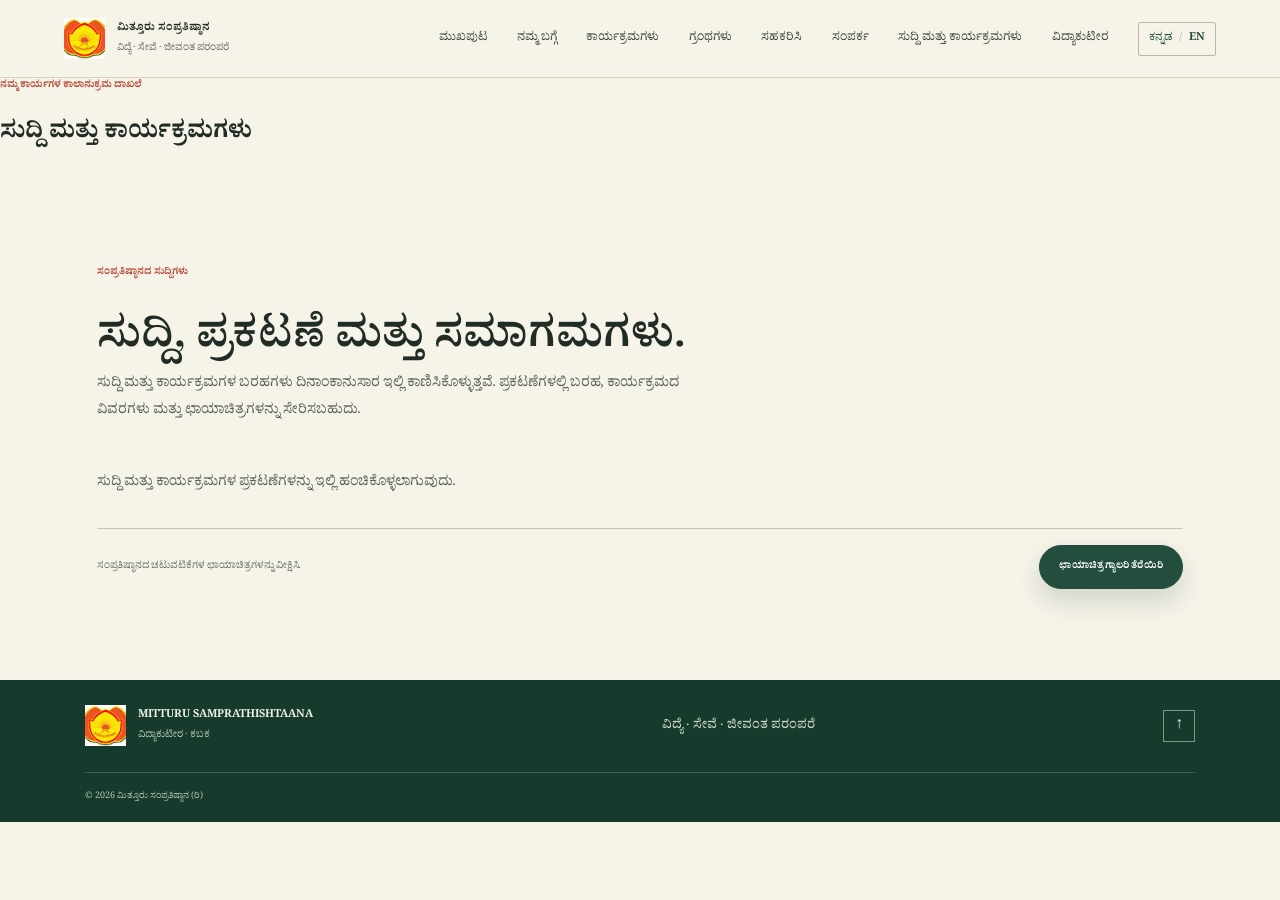
<file: news-events.html>
<!doctype html>
<html lang="kn">
<head>
  <meta charset="utf-8">
  <meta name="viewport" content="width=device-width, initial-scale=1">
  <meta name="description" content="News, events and dated updates from Mitturu Samprathishtaana.">
  <title>News and Events | Mitturu Samprathishtaana</title>
  <link rel="preconnect" href="https://fonts.googleapis.com">
  <link rel="preconnect" href="https://fonts.gstatic.com" crossorigin>
  <link href="https://fonts.googleapis.com/css2?family=DM+Sans:wght@400;500;600;700&family=Noto+Serif+Kannada:wght@400;500;600;700&family=Playfair+Display:wght@500;600;700&display=swap" rel="stylesheet">
  <link rel="stylesheet" href="styles.css">
  <link rel="stylesheet" href="content-pages.css">
  <script src="app.js" defer></script>
</head>
<body data-page="news-events">
  <a class="skip-link" href="#main" data-en="Skip to content" data-kn="ವಿಷಯಕ್ಕೆ ತೆರಳಿ">Skip to content</a>
  <header class="site-header">
    <a class="brand" href="index.html" aria-label="Mitturu Samprathishtaana home">
      <span class="brand-mark" aria-hidden="true">ವಿ</span>
      <span class="brand-copy"><strong data-en="MITTURU SAMPRATHISHTAANA" data-kn="ಮಿತ್ತೂರು ಸಂಪ್ರತಿಷ್ಠಾನ">MITTURU SAMPRATHISHTAANA</strong><small data-en="Learning · Service · Living heritage" data-kn="ವಿದ್ಯೆ · ಸೇವೆ · ಜೀವಂತ ಪರಂಪರೆ">Learning · Service · Living heritage</small></span>
    </a>
    <button class="menu-toggle" type="button" aria-expanded="false" aria-controls="primary-nav" aria-label="Open menu"><span></span><span></span></button>
    <nav id="primary-nav" class="primary-nav" aria-label="Main navigation">
      <a href="index.html" data-page="home" data-en="Home" data-kn="ಮುಖಪುಟ">Home</a>
      <a href="about.html" data-page="about" data-en="About" data-kn="ನಮ್ಮ ಬಗ್ಗೆ">About</a>
      <a href="programmes.html" data-page="programmes" data-en="Programmes" data-kn="ಕಾರ್ಯಕ್ರಮಗಳು">Programmes</a>
      <a href="books.html" data-page="books" data-en="Books" data-kn="ಗ್ರಂಥಗಳು">Books</a>
      <a href="support.html" data-page="support" data-en="Support" data-kn="ಸಹಕರಿಸಿ">Support</a>
      <a href="contact.html" data-page="contact" data-en="Contact" data-kn="ಸಂಪರ್ಕ">Contact</a>
      <button class="language-switch" id="language-switch" type="button" aria-label="Switch language"><span>ಕನ್ನಡ</span><span class="language-divider">/</span><span>EN</span></button>
    </nav>
  </header>

  <main id="main">
    <section class="page-hero">
      <div class="page-hero-inner">
        <p class="eyebrow" data-en="A dated record of our work" data-kn="ನಮ್ಮ ಕಾರ್ಯಗಳ ಕಾಲಾನುಕ್ರಮ ದಾಖಲೆ">A dated record of our work</p>
        <h1 data-en="News and events" data-kn="ಸುದ್ದಿ ಮತ್ತು ಕಾರ್ಯಕ್ರಮಗಳು">News and events</h1>
      </div>
    </section>

    <section class="section page-panel">
      <div class="section-heading">
        <p class="eyebrow" data-en="Updates from the Samprathishtaana" data-kn="ಸಂಪ್ರತಿಷ್ಠಾನದ ಸುದ್ದಿಗಳು">Updates from the Samprathishtaana</p>
        <h2 data-en="Notes, announcements and gatherings." data-kn="ಸುದ್ದಿ, ಪ್ರಕಟಣೆ ಮತ್ತು ಸಮಾಗಮಗಳು.">Notes, announcements and gatherings.</h2>
      </div>
      <p class="section-deck" data-en="News and event posts are arranged by date. Entries can include a written update, event details and photographs." data-kn="ಸುದ್ದಿ ಮತ್ತು ಕಾರ್ಯಕ್ರಮಗಳ ಬರಹಗಳು ದಿನಾಂಕಾನುಸಾರ ಇಲ್ಲಿ ಕಾಣಿಸಿಕೊಳ್ಳುತ್ತವೆ. ಪ್ರಕಟಣೆಗಳಲ್ಲಿ ಬರಹ, ಕಾರ್ಯಕ್ರಮದ ವಿವರಗಳು ಮತ್ತು ಛಾಯಾಚಿತ್ರಗಳನ್ನು ಸೇರಿಸಬಹುದು.">News and event posts are arranged by date. Entries can include a written update, event details and photographs.</p>

      <div class="catalogue-tools" id="news-filters" hidden>
        <label class="filter-label"><span data-en="Year" data-kn="ವರ್ಷ">Year</span><select id="news-year" aria-label="Filter news by year"><option value="all" data-en="All years" data-kn="ಎಲ್ಲ ವರ್ಷಗಳು">All years</option></select></label>
        <label class="filter-label"><span data-en="Month" data-kn="ತಿಂಗಳು">Month</span><select id="news-month" aria-label="Filter news by month"><option value="all" data-en="All months" data-kn="ಎಲ್ಲ ತಿಂಗಳುಗಳು">All months</option></select></label>
      </div>
      <div id="news-archive" class="news-archive" aria-live="polite">
        <p class="section-deck" id="news-empty" data-en="News and event updates will appear here when published." data-kn="ಸುದ್ದಿ ಮತ್ತು ಕಾರ್ಯಕ್ರಮಗಳ ಪ್ರಕಟಣೆಗಳನ್ನು ಇಲ್ಲಿ ಹಂಚಿಕೊಳ್ಳಲಾಗುವುದು.">News and event updates will appear here when published.</p>
        <p class="section-deck" id="news-no-results" hidden data-en="No posts match the selected date." data-kn="ಆಯ್ಕೆ ಮಾಡಿದ ದಿನಾಂಕಕ್ಕೆ ಹೊಂದುವ ಪ್ರಕಟಣೆಗಳಿಲ್ಲ.">No posts match the selected date.</p>
      </div>
      <div class="catalogue-note">
        <span data-en="Browse photographs from the Samprathishtaana’s activities." data-kn="ಸಂಪ್ರತಿಷ್ಠಾನದ ಚಟುವಟಿಕೆಗಳ ಛಾಯಾಚಿತ್ರಗಳನ್ನು ವೀಕ್ಷಿಸಿ.">Browse photographs from the Samprathishtaana’s activities.</span>
        <a class="button-link" href="gallery.html" data-en="Open photo gallery" data-kn="ಛಾಯಾಚಿತ್ರ ಗ್ಯಾಲರಿ ತೆರೆಯಿರಿ">Open photo gallery <span aria-hidden="true">→</span></a>
      </div>
    </section>
  </main>

  <footer class="site-footer">
    <div class="footer-top">
      <a class="brand footer-brand" href="index.html"><span class="brand-mark" aria-hidden="true">ವಿ</span><span class="brand-copy"><strong>MITTURU SAMPRATHISHTAANA</strong><small data-en="Vidya Kuteera · Kabaka" data-kn="ವಿದ್ಯಾಕುಟೀರ · ಕಬಕ">Vidya Kuteera · Kabaka</small></span></a>
      <p data-en="Learning · Service · Living heritage" data-kn="ವಿದ್ಯೆ · ಸೇವೆ · ಜೀವಂತ ಪರಂಪರೆ">Learning · Service · Living heritage</p>
      <a href="#main" class="back-top" aria-label="Back to top">↑</a>
    </div>
    <div class="footer-bottom"><span>© <span id="current-year"></span> <span data-en="Mitturu Samprathishtaana (R)" data-kn="ಮಿತ್ತೂರು ಸಂಪ್ರತಿಷ್ಠಾನ (ರಿ)">Mitturu Samprathishtaana (R)</span></span></div>
  </footer>
</body>
</html>
</file>
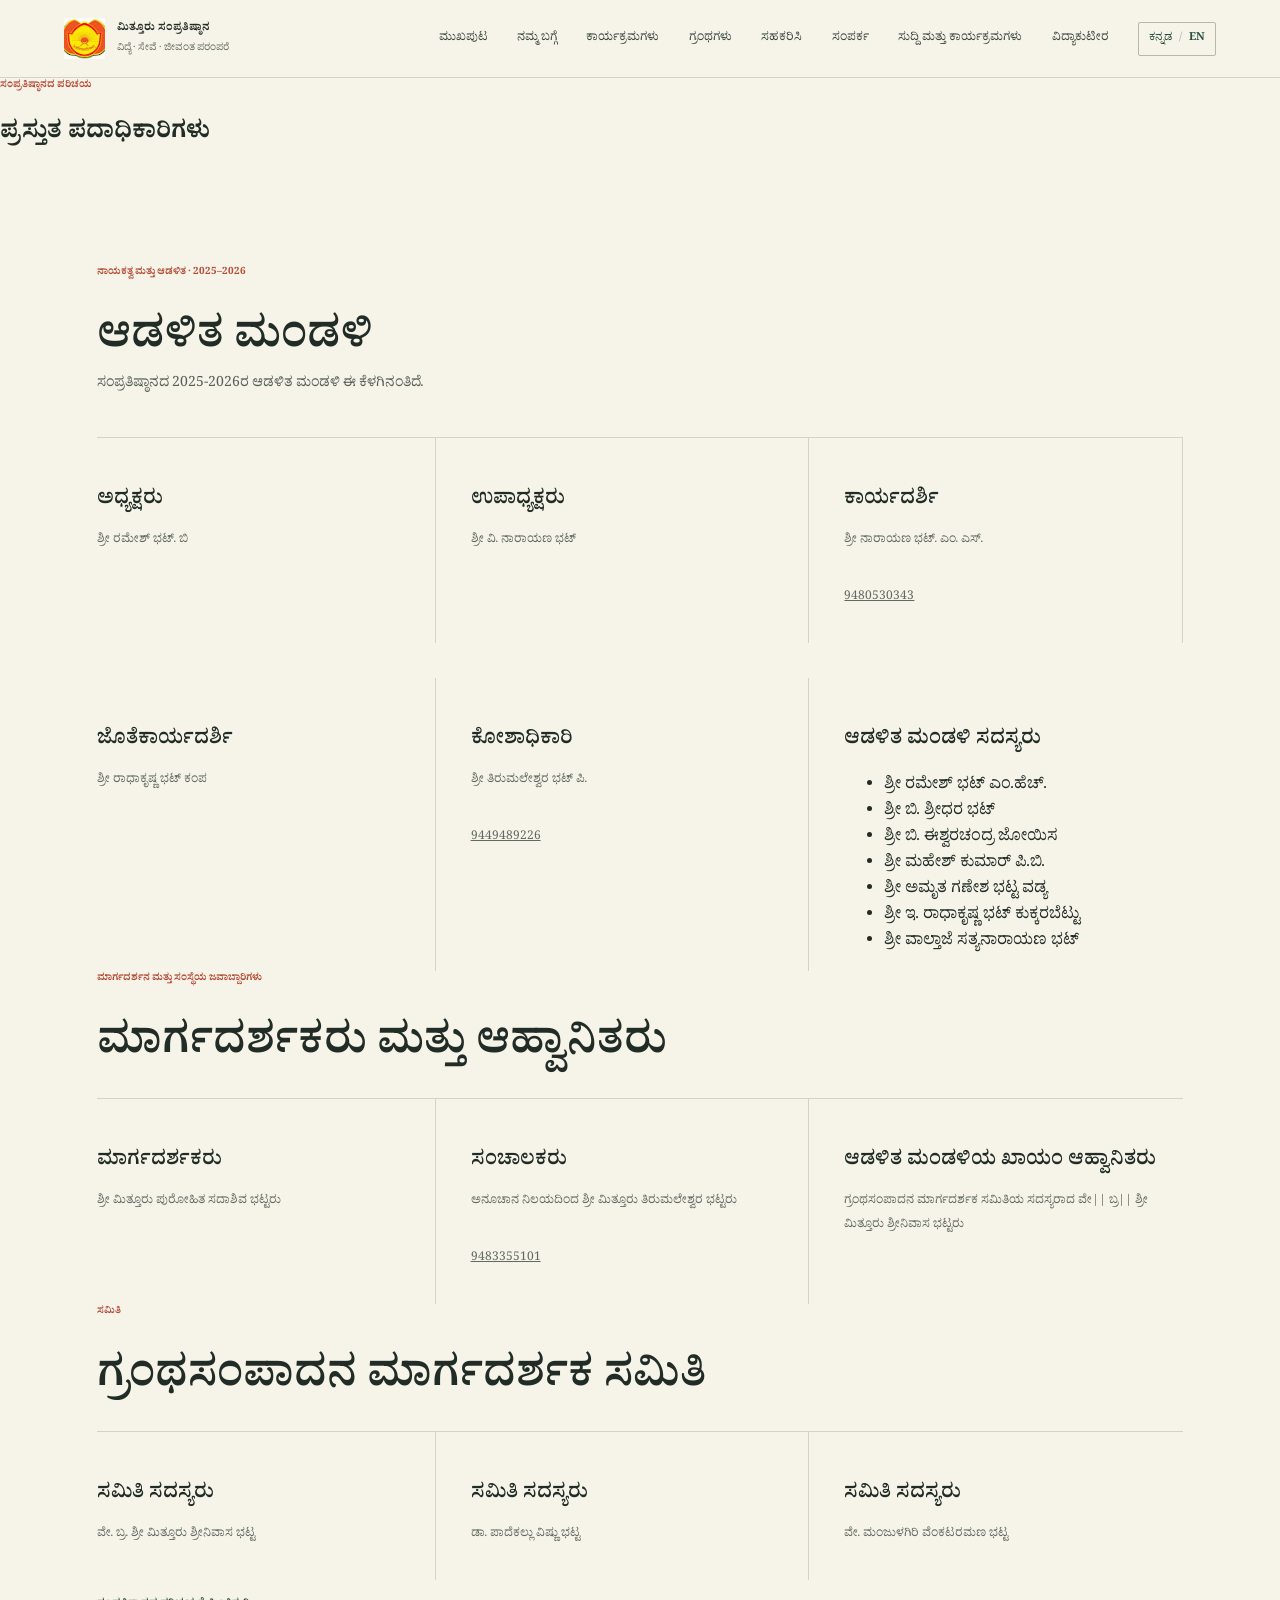
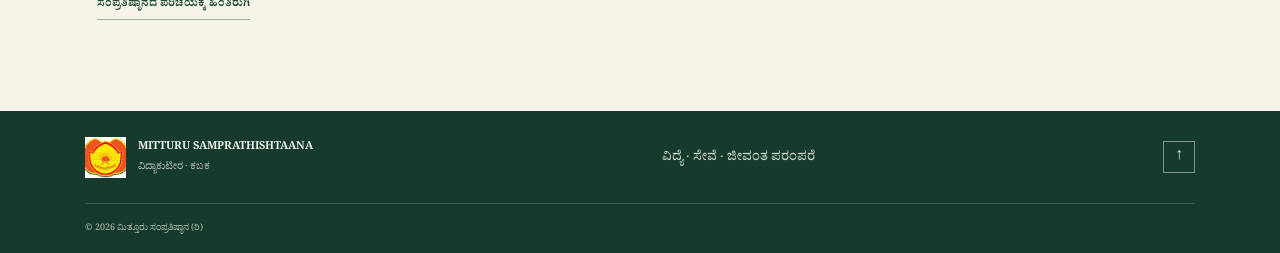
<file: office-bearers.html>
<!doctype html>
<html lang="kn">
<head>
  <meta charset="utf-8">
  <meta name="viewport" content="width=device-width, initial-scale=1">
  <meta name="description" content="Current office bearers of the Mitturu Samprathishtaana.">
  <title>Current Office Bearers | Mitturu Samprathishtaana</title>
  <link rel="preconnect" href="https://fonts.googleapis.com">
  <link rel="preconnect" href="https://fonts.gstatic.com" crossorigin>
  <link href="https://fonts.googleapis.com/css2?family=DM+Sans:wght@400;500;600;700&family=Noto+Serif+Kannada:wght@400;500;600;700&family=Playfair+Display:wght@500;600;700&display=swap" rel="stylesheet">
  <link rel="stylesheet" href="styles.css">
  <script src="app.js" defer></script>
</head>
<body data-page="office-bearers">
  <header class="site-header">
    <a class="brand" href="index.html" aria-label="Mitturu Samprathishtaana home">
      <span class="brand-mark" aria-hidden="true">ವಿ</span>
      <span class="brand-copy"><strong data-en="MITTURU SAMPRATHISHTAANA" data-kn="ಮಿತ್ತೂರು ಸಂಪ್ರತಿಷ್ಠಾನ">MITTURU SAMPRATHISHTAANA</strong><small data-en="Learning · Service · Living heritage" data-kn="ವಿದ್ಯೆ · ಸೇವೆ · ಜೀವಂತ ಪರಂಪರೆ">Learning · Service · Living heritage</small></span>
    </a>
    <button class="menu-toggle" type="button" aria-expanded="false" aria-controls="primary-nav" aria-label="Open menu"><span></span><span></span></button>
    <nav id="primary-nav" class="primary-nav" aria-label="Main navigation">
      <a href="index.html" data-page="home" data-en="Home" data-kn="ಮುಖಪುಟ">Home</a>
      <a href="about.html" data-page="about" data-en="About" data-kn="ನಮ್ಮ ಬಗ್ಗೆ">About</a>
      <a href="programmes.html" data-page="programmes" data-en="Programmes" data-kn="ಕಾರ್ಯಕ್ರಮಗಳು">Programmes</a>
      <a href="books.html" data-page="books" data-en="Books" data-kn="ಗ್ರಂಥಗಳು">Books</a>
      <a href="support.html" data-page="support" data-en="Support" data-kn="ಸಹಕರಿಸಿ">Support</a>
      <a href="contact.html" data-page="contact" data-en="Contact" data-kn="ಸಂಪರ್ಕ">Contact</a>
      <button class="language-switch" id="language-switch" type="button" aria-label="Switch language"><span>ಕನ್ನಡ</span><span class="language-divider">/</span><span>EN</span></button>
    </nav>
  </header>

  <main id="main">
    <section class="page-hero">
      <div class="page-hero-inner">
        <p class="eyebrow" data-en="01 / About the Samprathishtaana" data-kn="01 / ಸಂಪ್ರತಿಷ್ಠಾನದ ಪರಿಚಯ">01 / About the Samprathishtaana</p>
        <h1 data-en="Current office bearers" data-kn="ಪ್ರಸ್ತುತ ಪದಾಧಿಕಾರಿಗಳು">Current office bearers</h1>
      </div>
    </section>

    <section class="section page-panel">
      <div class="section-heading">
        <p class="eyebrow" data-en="Leadership and administration · 2025–2026" data-kn="ನಾಯಕತ್ವ ಮತ್ತು ಆಡಳಿತ · 2025–2026">Leadership and administration · 2025–2026</p>
        <h2 data-en="The governing board" data-kn="ಆಡಳಿತ ಮಂಡಳಿ">The governing board</h2>
      </div>
      <p class="section-deck" data-en="The Samprathishtaana’s governing board for 2025–2026 is as follows." data-kn="ಸಂಪ್ರತಿಷ್ಠಾನದ 2025-2026ರ ಆಡಳಿತ ಮಂಡಳಿ ಈ ಕೆಳಗಿನಂತಿದೆ.">The Samprathishtaana’s governing board for 2025–2026 is as follows.</p>

      <div class="support-grid three-up">
        <article class="support-item"><span class="support-no">01</span><h3 data-en="President" data-kn="ಅಧ್ಯಕ್ಷರು">President</h3><p data-en="Ramesh Bhat B." data-kn="ಶ್ರೀ ರಮೇಶ್ ಭಟ್. ಬಿ">ಶ್ರೀ ರಮೇಶ್ ಭಟ್. ಬಿ</p></article>
        <article class="support-item"><span class="support-no">02</span><h3 data-en="Vice-president" data-kn="ಉಪಾಧ್ಯಕ್ಷರು">Vice-president</h3><p data-en="V. Narayana Bhat" data-kn="ಶ್ರೀ ವಿ. ನಾರಾಯಣ ಭಟ್">ಶ್ರೀ ವಿ. ನಾರಾಯಣ ಭಟ್</p></article>
        <article class="support-item"><span class="support-no">03</span><h3 data-en="Secretary" data-kn="ಕಾರ್ಯದರ್ಶಿ">Secretary</h3><p data-en="Narayana Bhat M. S." data-kn="ಶ್ರೀ ನಾರಾಯಣ ಭಟ್. ಎಂ. ಎಸ್.">ಶ್ರೀ ನಾರಾಯಣ ಭಟ್. ಎಂ. ಎಸ್.</p><p><a href="tel:9480530343">9480530343</a></p></article>
        <article class="support-item"><span class="support-no">04</span><h3 data-en="Joint secretary" data-kn="ಜೊತೆಕಾರ್ಯದರ್ಶಿ">Joint secretary</h3><p data-en="Radhakrishna Bhat, Kampa" data-kn="ಶ್ರೀ ರಾಧಾಕೃಷ್ಣ ಭಟ್ ಕಂಪ">ಶ್ರೀ ರಾಧಾಕೃಷ್ಣ ಭಟ್ ಕಂಪ</p></article>
        <article class="support-item"><span class="support-no">05</span><h3 data-en="Treasurer" data-kn="ಕೋಶಾಧಿಕಾರಿ">Treasurer</h3><p data-en="Thirumaleshwara Bhat P." data-kn="ಶ್ರೀ ತಿರುಮಲೇಶ್ವರ ಭಟ್ ಪಿ.">ಶ್ರೀ ತಿರುಮಲೇಶ್ವರ ಭಟ್ ಪಿ.</p><p><a href="tel:9449489226">9449489226</a></p></article>
        <article class="support-item"><span class="support-no">06</span><h3 data-en="Board members" data-kn="ಆಡಳಿತ ಮಂಡಳಿ ಸದಸ್ಯರು">Board members</h3><ul><li data-en="Ramesh Bhat M. H." data-kn="ಶ್ರೀ ರಮೇಶ್ ಭಟ್ ಎಂ.ಹೆಚ್.">ಶ್ರೀ ರಮೇಶ್ ಭಟ್ ಎಂ.ಹೆಚ್.</li><li data-en="B. Sridhara Bhat" data-kn="ಶ್ರೀ ಬಿ. ಶ್ರೀಧರ ಭಟ್">ಶ್ರೀ ಬಿ. ಶ್ರೀಧರ ಭಟ್</li><li data-en="B. Eshwarachandra Joisa" data-kn="ಶ್ರೀ ಬಿ. ಈಶ್ವರಚಂದ್ರ ಜೋಯಿಸ">ಶ್ರೀ ಬಿ. ಈಶ್ವರಚಂದ್ರ ಜೋಯಿಸ</li><li data-en="Mahesh Kumar P. B." data-kn="ಶ್ರೀ ಮಹೇಶ್ ಕುಮಾರ್ ಪಿ.ಬಿ.">ಶ್ರೀ ಮಹೇಶ್ ಕುಮಾರ್ ಪಿ.ಬಿ.</li><li data-en="Amrutha Ganesh Bhatta Vadya" data-kn="ಶ್ರೀ ಅಮೃತ ಗಣೇಶ ಭಟ್ಟ ವಡ್ಯ">ಶ್ರೀ ಅಮೃತ ಗಣೇಶ ಭಟ್ಟ ವಡ್ಯ</li><li data-en="E. Radhakrishna Bhat Kukkarabettu" data-kn="ಶ್ರೀ ಇ. ರಾಧಾಕೃಷ್ಣ ಭಟ್ ಕುಕ್ಕರಬೆಟ್ಟು">ಶ್ರೀ ಇ. ರಾಧಾಕೃಷ್ಣ ಭಟ್ ಕುಕ್ಕರಬೆಟ್ಟು</li><li data-en="Valthaje Satyanarayana Bhat" data-kn="ಶ್ರೀ ವಾಲ್ತಾಜೆ ಸತ್ಯನಾರಾಯಣ ಭಟ್">ಶ್ರೀ ವಾಲ್ತಾಜೆ ಸತ್ಯನಾರಾಯಣ ಭಟ್</li></ul></article>
      </div>

      <div class="section-heading">
        <p class="eyebrow" data-en="Guidance and institutional roles" data-kn="ಮಾರ್ಗದರ್ಶನ ಮತ್ತು ಸಂಸ್ಥೆಯ ಜವಾಬ್ದಾರಿಗಳು">Guidance and institutional roles</p>
        <h2 data-en="Advisors and invitees" data-kn="ಮಾರ್ಗದರ್ಶಕರು ಮತ್ತು ಆಹ್ವಾನಿತರು">Advisors and invitees</h2>
      </div>
      <div class="support-grid three-up">
        <article class="support-item"><span class="support-no">01</span><h3 data-en="Advisor" data-kn="ಮಾರ್ಗದರ್ಶಕರು">Advisor</h3><p data-en="Mitturu Purohitha Sadashiva Bhat" data-kn="ಶ್ರೀ ಮಿತ್ತೂರು ಪುರೋಹಿತ ಸದಾಶಿವ ಭಟ್ಟರು">ಶ್ರೀ ಮಿತ್ತೂರು ಪುರೋಹಿತ ಸದಾಶಿವ ಭಟ್ಟರು</p></article>
        <article class="support-item"><span class="support-no">02</span><h3 data-en="Coordinator" data-kn="ಸಂಚಾಲಕರು">Coordinator</h3><p data-en="Mitturu Thirumaleshwara Bhat, Anuchana Nilaya" data-kn="ಅನೂಚಾನ ನಿಲಯದಿಂದ ಶ್ರೀ ಮಿತ್ತೂರು ತಿರುಮಲೇಶ್ವರ ಭಟ್ಟರು">ಅನೂಚಾನ ನಿಲಯದಿಂದ ಶ್ರೀ ಮಿತ್ತೂರು ತಿರುಮಲೇಶ್ವರ ಭಟ್ಟರು</p><p><a href="tel:9483355101">9483355101</a></p></article>
        <article class="support-item"><span class="support-no">03</span><h3 data-en="Permanent invitee to the board" data-kn="ಆಡಳಿತ ಮಂಡಳಿಯ ಖಾಯಂ ಆಹ್ವಾನಿತರು">Permanent invitee to the board</h3><p data-en="Vedic scholar Mitturu Srinivasa Bhat, member of the Granthasampadana Guidance Committee" data-kn="ಗ್ರಂಥಸಂಪಾದನ ಮಾರ್ಗದರ್ಶಕ ಸಮಿತಿಯ ಸದಸ್ಯರಾದ ವೇ|| ಬ್ರ|| ಶ್ರೀ ಮಿತ್ತೂರು ಶ್ರೀನಿವಾಸ ಭಟ್ಟರು">ಗ್ರಂಥಸಂಪಾದನ ಮಾರ್ಗದರ್ಶಕ ಸಮಿತಿಯ ಸದಸ್ಯರಾದ ವೇ|| ಬ್ರ|| ಶ್ರೀ ಮಿತ್ತೂರು ಶ್ರೀನಿವಾಸ ಭಟ್ಟರು</p></article>
      </div>
      <div class="section-heading">
        <p class="eyebrow" data-en="Committee" data-kn="ಸಮಿತಿ">Committee</p>
        <h2 data-en="Granthasampadana Guidance Committee" data-kn="ಗ್ರಂಥಸಂಪಾದನ ಮಾರ್ಗದರ್ಶಕ ಸಮಿತಿ">Granthasampadana Guidance Committee</h2>
      </div>
      <div class="support-grid three-up">
        <article class="support-item"><span class="support-no">01</span><h3 data-en="Committee member" data-kn="ಸಮಿತಿ ಸದಸ್ಯರು">Committee member</h3><p data-en="Vedic scholar Mitturu Srinivasa Bhat" data-kn="ವೇ. ಬ್ರ. ಶ್ರೀ ಮಿತ್ತೂರು ಶ್ರೀನಿವಾಸ ಭಟ್ಟ">ವೇ. ಬ್ರ. ಶ್ರೀ ಮಿತ್ತೂರು ಶ್ರೀನಿವಾಸ ಭಟ್ಟ</p></article>
        <article class="support-item"><span class="support-no">02</span><h3 data-en="Committee member" data-kn="ಸಮಿತಿ ಸದಸ್ಯರು">Committee member</h3><p data-en="Dr. Vishnu Bhat Padekallu" data-kn="ಡಾ. ಪಾದೆಕಲ್ಲು ವಿಷ್ಣು ಭಟ್ಟ">ಡಾ. ಪಾದೆಕಲ್ಲು ವಿಷ್ಣು ಭಟ್ಟ</p></article>
        <article class="support-item"><span class="support-no">03</span><h3 data-en="Committee member" data-kn="ಸಮಿತಿ ಸದಸ್ಯರು">Committee member</h3><p data-en="Venkataramana Bhat Manjulagiri" data-kn="ವೇ. ಮಂಜುಳಗಿರಿ ವೆಂಕಟರಮಣ ಭಟ್ಟ">ವೇ. ಮಂಜುಳಗಿರಿ ವೆಂಕಟರಮಣ ಭಟ್ಟ</p></article>
      </div>
      <a class="underlined-link" href="about.html" data-en="Back to about the Samprathishtaana" data-kn="ಸಂಪ್ರತಿಷ್ಠಾನದ ಪರಿಚಯಕ್ಕೆ ಹಿಂತಿರುಗಿ">Back to about the Samprathishtaana <span aria-hidden="true">→</span></a>
    </section>
  </main>

  <footer class="site-footer">
    <div class="footer-top">
      <a class="brand footer-brand" href="index.html"><span class="brand-mark" aria-hidden="true">ವಿ</span><span class="brand-copy"><strong>MITTURU SAMPRATHISHTAANA</strong><small data-en="Vidya Kuteera · Kabaka" data-kn="ವಿದ್ಯಾಕುಟೀರ · ಕಬಕ">Vidya Kuteera · Kabaka</small></span></a>
      <p data-en="Learning · Service · Living heritage" data-kn="ವಿದ್ಯೆ · ಸೇವೆ · ಜೀವಂತ ಪರಂಪರೆ">Learning · Service · Living heritage</p>
      <a href="#main" class="back-top" aria-label="Back to top">↑</a>
    </div>
    <div class="footer-bottom"><span>© <span id="current-year"></span> <span data-en="Mitturu Samprathishtaana (R)" data-kn="ಮಿತ್ತೂರು ಸಂಪ್ರತಿಷ್ಠಾನ (ರಿ)">Mitturu Samprathishtaana (R)</span></span></div>
  </footer>
</body>
</html>
</file>
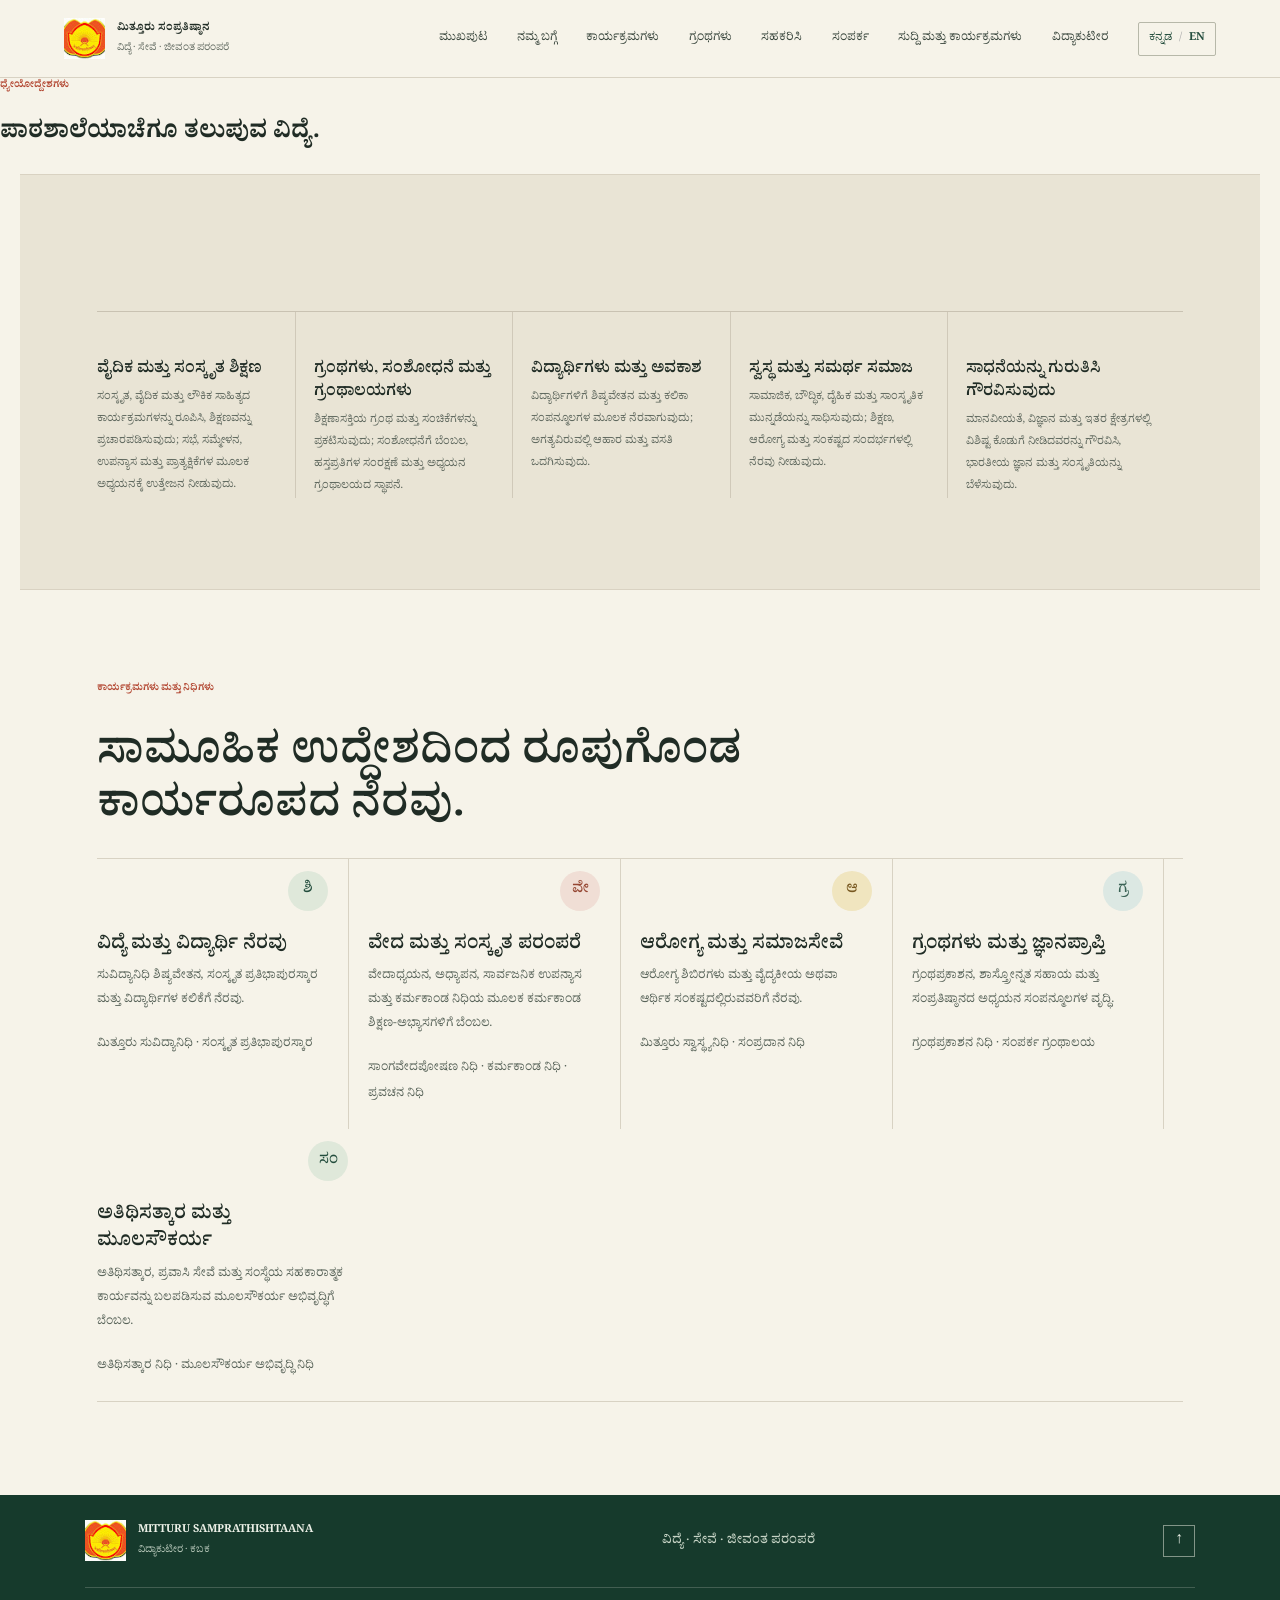
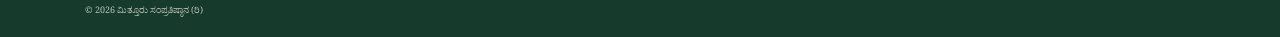
<file: programmes.html>
<!doctype html>
<html lang="kn">
<head>
  <meta charset="utf-8">
  <meta name="viewport" content="width=device-width, initial-scale=1">
  <meta name="description" content="Programmes and initiatives supported by the Mitturu Samprathishtaana.">
  <title>Programmes | Mitturu Samprathishtaana</title>
  <link rel="preconnect" href="https://fonts.googleapis.com">
  <link rel="preconnect" href="https://fonts.gstatic.com" crossorigin>
  <link href="https://fonts.googleapis.com/css2?family=DM+Sans:wght@400;500;600;700&family=Noto+Serif+Kannada:wght@400;500;600;700&family=Playfair+Display:wght@500;600;700&display=swap" rel="stylesheet">
  <link rel="stylesheet" href="styles.css">
  <script src="app.js" defer></script>
</head>
<body data-page="programmes">
  <header class="site-header">
    <a class="brand" href="index.html" aria-label="Mitturu Samprathishtaana home">
      <span class="brand-mark" aria-hidden="true">ವಿ</span>
      <span class="brand-copy"><strong data-en="MITTURU SAMPRATHISHTAANA" data-kn="ಮಿತ್ತೂರು ಸಂಪ್ರತಿಷ್ಠಾನ">MITTURU SAMPRATHISHTAANA</strong><small data-en="Learning · Service · Living heritage" data-kn="ವಿದ್ಯೆ · ಸೇವೆ · ಜೀವಂತ ಪರಂಪರೆ">Learning · Service · Living heritage</small></span>
    </a>
    <button class="menu-toggle" type="button" aria-expanded="false" aria-controls="primary-nav" aria-label="Open menu"><span></span><span></span></button>
    <nav id="primary-nav" class="primary-nav" aria-label="Main navigation">
      <a href="index.html" data-page="home" data-en="Home" data-kn="ಮುಖಪುಟ">Home</a>
      <a href="about.html" data-page="about" data-en="About" data-kn="ನಮ್ಮ ಬಗ್ಗೆ">About</a>
      <a href="programmes.html" data-page="programmes" data-en="Programmes" data-kn="ಕಾರ್ಯಕ್ರಮಗಳು">Programmes</a>
      <a href="books.html" data-page="books" data-en="Books" data-kn="ಗ್ರಂಥಗಳು">Books</a>
      <a href="support.html" data-page="support" data-en="Support" data-kn="ಸಹಕರಿಸಿ">Support</a>
      <a href="contact.html" data-page="contact" data-en="Contact" data-kn="ಸಂಪರ್ಕ">Contact</a>
      <button class="language-switch" id="language-switch" type="button" aria-label="Switch language"><span>ಕನ್ನಡ</span><span class="language-divider">/</span><span>EN</span></button>
    </nav>
  </header>

  <main id="main">
    <section class="page-hero">
      <div class="page-hero-inner">
        <p class="eyebrow" data-en="Objectives" data-kn="ಧ್ಯೇಯೋದ್ದೇಶಗಳು">Objectives</p>
        <h1 data-en="Learning that reaches beyond the classroom." data-kn="ಪಾಠಶಾಲೆಯಾಚೆಗೂ ತಲುಪುವ ವಿದ್ಯೆ.">Learning that reaches beyond the classroom.</h1>
      </div>
    </section>

    <section class="section objectives-section">
      <div class="objective-list page-objectives">
        <article><span>01</span><h3 data-en="Vedic and Sanskrit learning" data-kn="ವೈದಿಕ ಮತ್ತು ಸಂಸ್ಕೃತ ಶಿಕ್ಷಣ">Vedic and Sanskrit learning</h3><p data-en="Develop and share programmes in Sanskrit, Vedic and secular literature; encourage study through lectures, conferences and demonstrations." data-kn="ಸಂಸ್ಕೃತ, ವೈದಿಕ ಮತ್ತು ಲೌಕಿಕ ಸಾಹಿತ್ಯದ ಕಾರ್ಯಕ್ರಮಗಳನ್ನು ರೂಪಿಸಿ, ಶಿಕ್ಷಣವನ್ನು ಪ್ರಚಾರಪಡಿಸುವುದು; ಸಭೆ, ಸಮ್ಮೇಳನ, ಉಪನ್ಯಾಸ ಮತ್ತು ಪ್ರಾತ್ಯಕ್ಷಿಕೆಗಳ ಮೂಲಕ ಅಧ್ಯಯನಕ್ಕೆ ಉತ್ತೇಜನ ನೀಡುವುದು.">Develop and share programmes in Sanskrit, Vedic and secular literature; encourage study through lectures, conferences and demonstrations.</p></article>
        <article><span>02</span><h3 data-en="Books, research and libraries" data-kn="ಗ್ರಂಥಗಳು, ಸಂಶೋಧನೆ ಮತ್ತು ಗ್ರಂಥಾಲಯಗಳು">Books, research and libraries</h3><p data-en="Publish educational books and periodicals; support research, preserve manuscripts and make a study library accessible to learners." data-kn="ಶಿಕ್ಷಣಾಸಕ್ತಿಯ ಗ್ರಂಥ ಮತ್ತು ಸಂಚಿಕೆಗಳನ್ನು ಪ್ರಕಟಿಸುವುದು; ಸಂಶೋಧನೆಗೆ ಬೆಂಬಲ, ಹಸ್ತಪ್ರತಿಗಳ ಸಂರಕ್ಷಣೆ ಮತ್ತು ಅಧ್ಯಯನ ಗ್ರಂಥಾಲಯದ ಸ್ಥಾಪನೆ.">Publish educational books and periodicals; support research, preserve manuscripts and make a study library accessible to learners.</p></article>
        <article><span>03</span><h3 data-en="Students and opportunity" data-kn="ವಿದ್ಯಾರ್ಥಿಗಳು ಮತ್ತು ಅವಕಾಶ">Students and opportunity</h3><p data-en="Support students through scholarships and learning resources, and help provide food and accommodation where needed." data-kn="ವಿದ್ಯಾರ್ಥಿಗಳಿಗೆ ಶಿಷ್ಯವೇತನ ಮತ್ತು ಕಲಿಕಾ ಸಂಪನ್ಮೂಲಗಳ ಮೂಲಕ ನೆರವಾಗುವುದು; ಅಗತ್ಯವಿರುವಲ್ಲಿ ಆಹಾರ ಮತ್ತು ವಸತಿ ಒದಗಿಸುವುದು.">Support students through scholarships and learning resources, and help provide food and accommodation where needed.</p></article>
        <article><span>04</span><h3 data-en="A stronger, healthier society" data-kn="ಸ್ವಸ್ಥ ಮತ್ತು ಸಮರ್ಥ ಸಮಾಜ">A stronger, healthier society</h3><p data-en="Advance social, intellectual, physical and cultural wellbeing, and offer assistance in education, health and times of hardship." data-kn="ಸಾಮಾಜಿಕ, ಬೌದ್ಧಿಕ, ದೈಹಿಕ ಮತ್ತು ಸಾಂಸ್ಕೃತಿಕ ಮುನ್ನಡೆಯನ್ನು ಸಾಧಿಸುವುದು; ಶಿಕ್ಷಣ, ಆರೋಗ್ಯ ಮತ್ತು ಸಂಕಷ್ಟದ ಸಂದರ್ಭಗಳಲ್ಲಿ ನೆರವು ನೀಡುವುದು.">Advance social, intellectual, physical and cultural wellbeing, and offer assistance in education, health and times of hardship.</p></article>
        <article><span>05</span><h3 data-en="Recognise and encourage excellence" data-kn="ಸಾಧನೆಯನ್ನು ಗುರುತಿಸಿ ಗೌರವಿಸುವುದು">Recognise and encourage excellence</h3><p data-en="Honour meaningful contributions in humanities, science and other fields, and nurture Indian knowledge and cultural traditions." data-kn="ಮಾನವೀಯತೆ, ವಿಜ್ಞಾನ ಮತ್ತು ಇತರ ಕ್ಷೇತ್ರಗಳಲ್ಲಿ ವಿಶಿಷ್ಟ ಕೊಡುಗೆ ನೀಡಿದವರನ್ನು ಗೌರವಿಸಿ, ಭಾರತೀಯ ಜ್ಞಾನ ಮತ್ತು ಸಂಸ್ಕೃತಿಯನ್ನು ಬೆಳೆಸುವುದು.">Honour meaningful contributions in humanities, science and other fields, and nurture Indian knowledge and cultural traditions.</p></article>
      </div>
    </section>

    <section class="section work-section">
      <div class="section-heading"><p class="eyebrow" data-en="03 / Programmes and funds" data-kn="03 / ಕಾರ್ಯಕ್ರಮಗಳು ಮತ್ತು ನಿಧಿಗಳು">03 / Programmes and funds</p><h2 data-en="Practical care, shaped around shared purpose." data-kn="ಸಾಮೂಹಿಕ ಉದ್ದೇಶದಿಂದ ರೂಪುಗೊಂಡ ಕಾರ್ಯರೂಪದ ನೆರವು.">Practical care, shaped around shared purpose.</h2></div>
      <div class="programme-grid">
        <article class="programme programme-green"><span class="programme-index">01</span><span class="programme-symbol" aria-hidden="true">ಶಿ</span><h3 data-en="Learning and student support" data-kn="ವಿದ್ಯೆ ಮತ್ತು ವಿದ್ಯಾರ್ಥಿ ನೆರವು">Learning and student support</h3><p data-en="Suvidya Nidhi scholarships, Sanskrit talent awards and support for student learning." data-kn="ಸುವಿದ್ಯಾನಿಧಿ ಶಿಷ್ಯವೇತನ, ಸಂಸ್ಕೃತ ಪ್ರತಿಭಾಪುರಸ್ಕಾರ ಮತ್ತು ವಿದ್ಯಾರ್ಥಿಗಳ ಕಲಿಕೆಗೆ ನೆರವು.">Suvidya Nidhi scholarships, Sanskrit talent awards and support for student learning.</p><span class="programme-kannada">ಮಿತ್ತೂರು ಸುವಿದ್ಯಾನಿಧಿ · ಸಂಸ್ಕೃತ ಪ್ರತಿಭಾಪುರಸ್ಕಾರ</span></article>
        <article class="programme programme-rose"><span class="programme-index">02</span><span class="programme-symbol" aria-hidden="true">ವೇ</span><h3 data-en="Veda and Sanskrit traditions" data-kn="ವೇದ ಮತ್ತು ಸಂಸ್ಕೃತ ಪರಂಪರೆ">Veda and Sanskrit traditions</h3><p data-en="Support for Veda study, instruction, public lectures, and the Karmakanda Nidhi for ritual learning and practice." data-kn="ವೇದಾಧ್ಯಯನ, ಅಧ್ಯಾಪನ, ಸಾರ್ವಜನಿಕ ಉಪನ್ಯಾಸ ಮತ್ತು ಕರ್ಮಕಾಂಡ ನಿಧಿಯ ಮೂಲಕ ಕರ್ಮಕಾಂಡ ಶಿಕ್ಷಣ-ಅಭ್ಯಾಸಗಳಿಗೆ ಬೆಂಬಲ.">Support for Veda study, instruction, public lectures, and the Karmakanda Nidhi for ritual learning and practice.</p><span class="programme-kannada">ಸಾಂಗವೇದಪೋಷಣ ನಿಧಿ · ಕರ್ಮಕಾಂಡ ನಿಧಿ · ಪ್ರವಚನ ನಿಧಿ</span></article>
        <article class="programme programme-yellow"><span class="programme-index">03</span><span class="programme-symbol" aria-hidden="true">ಆ</span><h3 data-en="Health and community care" data-kn="ಆರೋಗ್ಯ ಮತ್ತು ಸಮಾಜಸೇವೆ">Health and community care</h3><p data-en="Health camps and assistance for people facing medical or financial hardship." data-kn="ಆರೋಗ್ಯ ಶಿಬಿರಗಳು ಮತ್ತು ವೈದ್ಯಕೀಯ ಅಥವಾ ಆರ್ಥಿಕ ಸಂಕಷ್ಟದಲ್ಲಿರುವವರಿಗೆ ನೆರವು.">Health camps and assistance for people facing medical or financial hardship.</p><span class="programme-kannada">ಮಿತ್ತೂರು ಸ್ವಾಸ್ಥ್ಯನಿಧಿ · ಸಂಪ್ರದಾನ ನಿಧಿ</span></article>
        <article class="programme programme-blue"><span class="programme-index">04</span><span class="programme-symbol" aria-hidden="true">ಗ್ರ</span><h3 data-en="Books and access to knowledge" data-kn="ಗ್ರಂಥಗಳು ಮತ್ತು ಜ್ಞಾನಪ್ರಾಪ್ತಿ">Books and access to knowledge</h3><p data-en="Publishing, scholarship support and the growing body of study resources linked to the Samprathishtaana." data-kn="ಗ್ರಂಥಪ್ರಕಾಶನ, ಶಾಸ್ತ್ರೋನ್ನತ ಸಹಾಯ ಮತ್ತು ಸಂಪ್ರತಿಷ್ಠಾನದ ಅಧ್ಯಯನ ಸಂಪನ್ಮೂಲಗಳ ವೃದ್ಧಿ.">Publishing, scholarship support and the growing body of study resources linked to the Samprathishtaana.</p><span class="programme-kannada">ಗ್ರಂಥಪ್ರಕಾಶನ ನಿಧಿ · ಸಂಪರ್ಕ ಗ್ರಂಥಾಲಯ</span></article>
        <article class="programme programme-ivory"><span class="programme-index">05</span><span class="programme-symbol" aria-hidden="true">ಸಂ</span><h3 data-en="Guest care and infrastructure" data-kn="ಅತಿಥಿಸತ್ಕಾರ ಮತ್ತು ಮೂಲಸೌಕರ್ಯ">Guest care and infrastructure</h3><p data-en="Support for hospitality, visitor care and the development of facilities that strengthen the institution’s shared work." data-kn="ಅತಿಥಿಸತ್ಕಾರ, ಪ್ರವಾಸಿ ಸೇವೆ ಮತ್ತು ಸಂಸ್ಥೆಯ ಸಹಕಾರಾತ್ಮಕ ಕಾರ್ಯವನ್ನು ಬಲಪಡಿಸುವ ಮೂಲಸೌಕರ್ಯ ಅಭಿವೃದ್ಧಿಗೆ ಬೆಂಬಲ.">Support for hospitality, visitor care and the development of facilities that strengthen the institution’s shared work.</p><span class="programme-kannada">ಅತಿಥಿಸತ್ಕಾರ ನಿಧಿ · ಮೂಲಸೌಕರ್ಯ ಅಭಿವೃದ್ಧಿ ನಿಧಿ</span></article>
      </div>
    </section>
    </section>
  </main>

  <footer class="site-footer">
    <div class="footer-top">
      <a class="brand footer-brand" href="index.html"><span class="brand-mark" aria-hidden="true">ವಿ</span><span class="brand-copy"><strong>MITTURU SAMPRATHISHTAANA</strong><small data-en="Vidya Kuteera · Kabaka" data-kn="ವಿದ್ಯಾಕುಟೀರ · ಕಬಕ">Vidya Kuteera · Kabaka</small></span></a>
      <p data-en="Learning · Service · Living heritage" data-kn="ವಿದ್ಯೆ · ಸೇವೆ · ಜೀವಂತ ಪರಂಪರೆ">Learning · Service · Living heritage</p>
      <a href="#main" class="back-top" aria-label="Back to top">↑</a>
    </div>
    <div class="footer-bottom"><span>© <span id="current-year"></span> <span data-en="Mitturu Samprathishtaana (R)" data-kn="ಮಿತ್ತೂರು ಸಂಪ್ರತಿಷ್ಠಾನ (ರಿ)">Mitturu Samprathishtaana (R)</span></span></div>
  </footer>
</body>
</html>
</file>
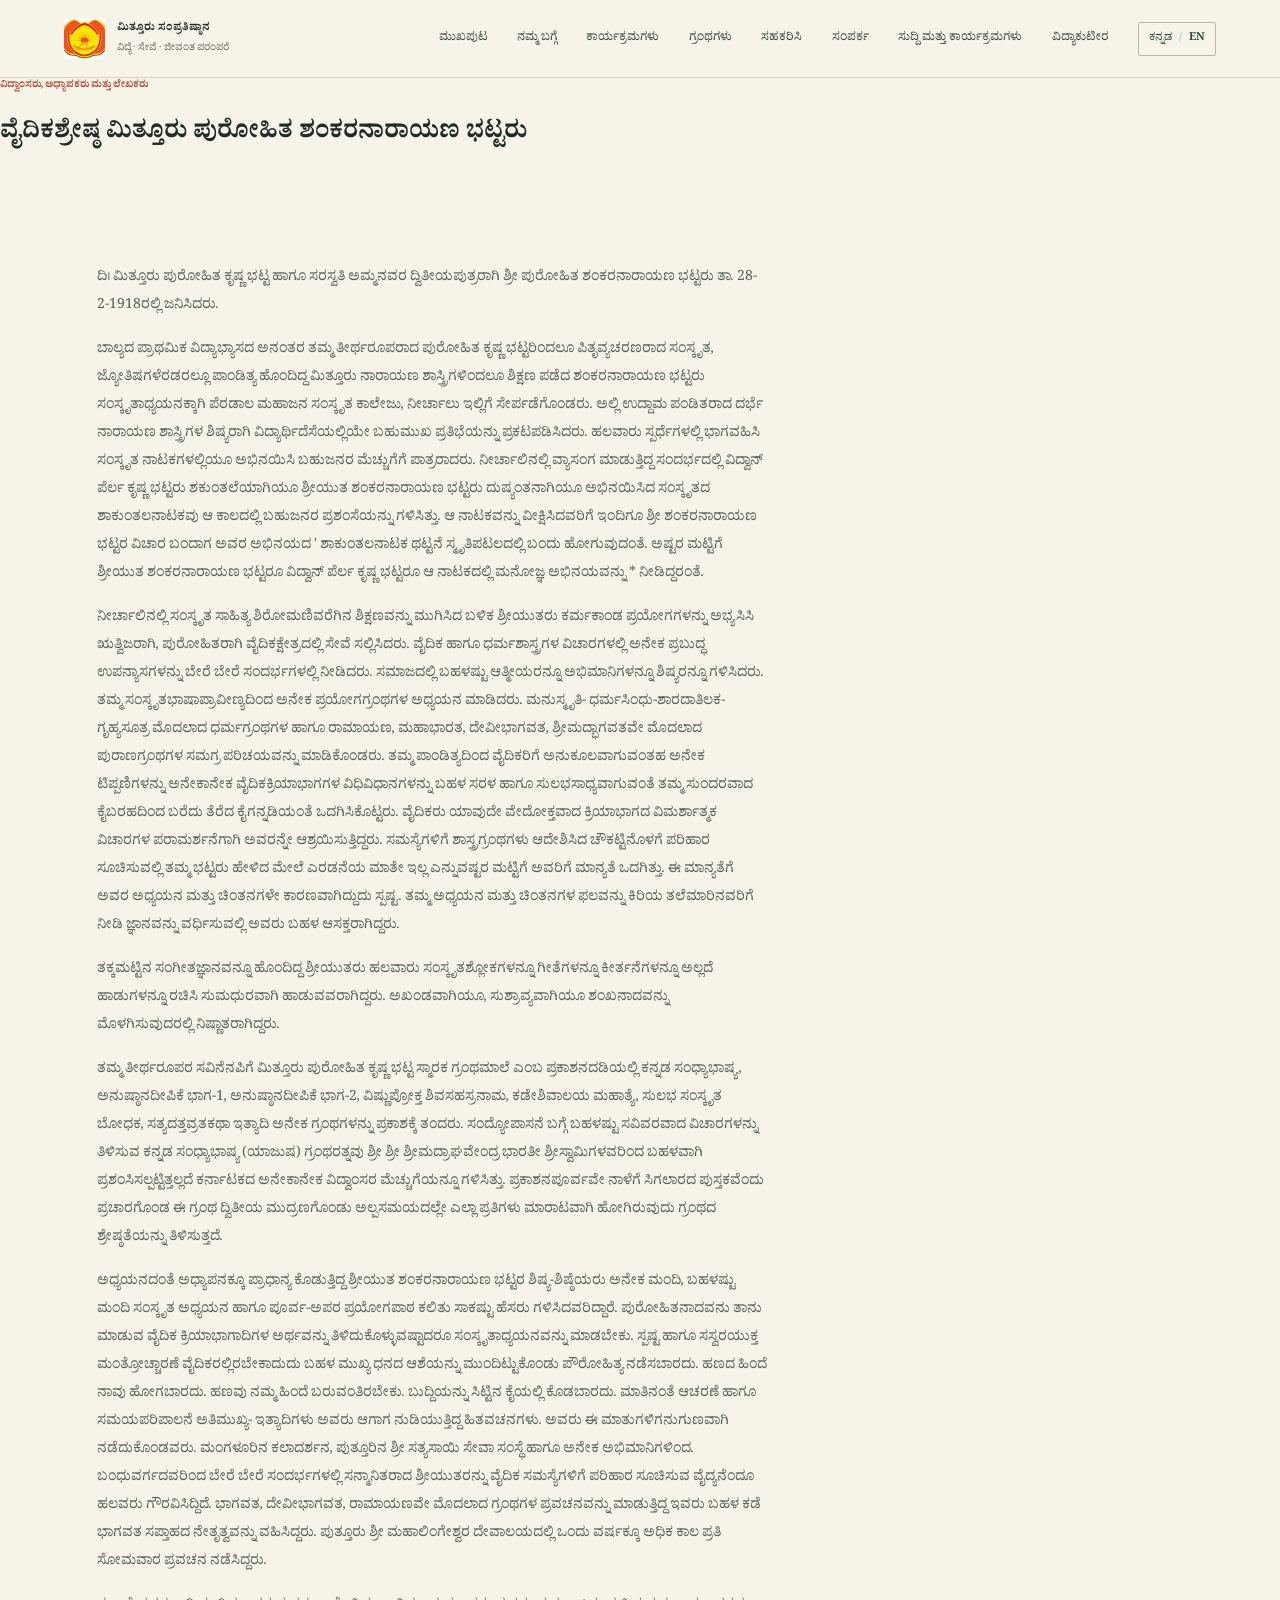
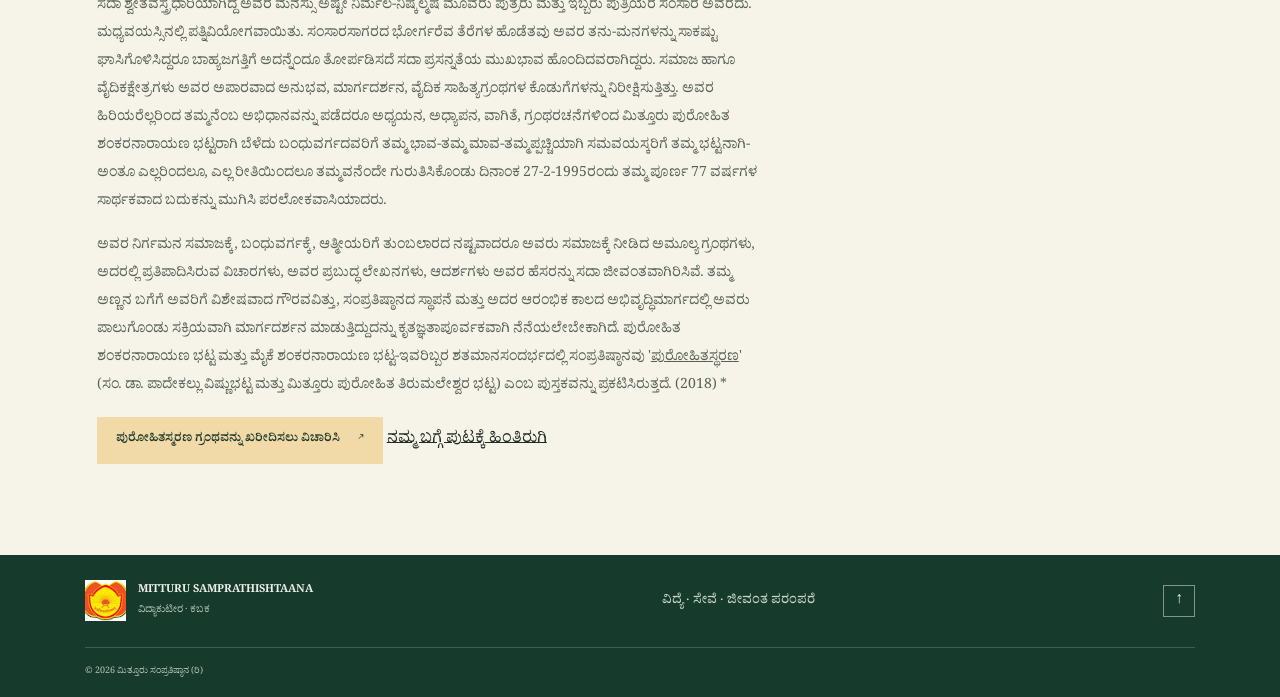
<file: shankaranarayana_bhatta.html>
<!doctype html>
<html lang="kn">
<head>
  <meta charset="utf-8">
  <meta name="viewport" content="width=device-width, initial-scale=1">
  <meta name="description" content="Biography of Vaidikashreshta Mitturu Purohitha Shankaranarayana Bhatta.">
  <title>ಮಿತ್ತೂರು ಪುರೋಹಿತ ಶಂಕರನಾರಾಯಣ ಭಟ್ಟರು | Mitturu Samprathishtaana</title>
  <link rel="preconnect" href="https://fonts.googleapis.com">
  <link rel="preconnect" href="https://fonts.gstatic.com" crossorigin>
  <link href="https://fonts.googleapis.com/css2?family=DM+Sans:wght@400;500;600;700&family=Noto+Serif+Kannada:wght@400;500;600;700&family=Playfair+Display:wght@500;600;700&display=swap" rel="stylesheet">
  <link rel="stylesheet" href="styles.css">
  <script src="app.js" defer></script>
</head>
<body data-page="biography">
  <header class="site-header">
    <a class="brand" href="index.html" aria-label="Mitturu Samprathishtaana home">
      <span class="brand-mark" aria-hidden="true">ವಿ</span>
      <span class="brand-copy"><strong data-en="MITTURU SAMPRATHISHTAANA" data-kn="ಮಿತ್ತೂರು ಸಂಪ್ರತಿಷ್ಠಾನ">MITTURU SAMPRATHISHTAANA</strong><small data-en="Learning · Service · Living heritage" data-kn="ವಿದ್ಯೆ · ಸೇವೆ · ಜೀವಂತ ಪರಂಪರೆ">Learning · Service · Living heritage</small></span>
    </a>
    <button class="menu-toggle" type="button" aria-expanded="false" aria-controls="primary-nav" aria-label="Open menu"><span></span><span></span></button>
    <nav id="primary-nav" class="primary-nav" aria-label="Main navigation">
      <a href="index.html" data-page="home" data-en="Home" data-kn="ಮುಖಪುಟ">Home</a>
      <a href="about.html" data-page="about" data-en="About" data-kn="ನಮ್ಮ ಬಗ್ಗೆ">About</a>
      <a href="programmes.html" data-page="programmes" data-en="Programmes" data-kn="ಕಾರ್ಯಕ್ರಮಗಳು">Programmes</a>
      <a href="books.html" data-page="books" data-en="Books" data-kn="ಗ್ರಂಥಗಳು">Books</a>
      <a href="support.html" data-page="support" data-en="Support" data-kn="ಸಹಕರಿಸಿ">Support</a>
      <a href="contact.html" data-page="contact" data-en="Contact" data-kn="ಸಂಪರ್ಕ">Contact</a>
      <button class="language-switch" id="language-switch" type="button" aria-label="Switch language"><span>ಕನ್ನಡ</span><span class="language-divider">/</span><span>EN</span></button>
    </nav>
  </header>

  <main id="main">
    <section class="page-hero">
      <div class="page-hero-inner">
        <p class="eyebrow" data-en="Scholar, teacher and author" data-kn="ವಿದ್ವಾಂಸರು, ಅಧ್ಯಾಪಕರು ಮತ್ತು ಲೇಖಕರು">Scholar, teacher and author</p>
        <h1 data-en="Vedic scholar Mitturu Purohitha Shankaranarayana Bhatta" data-kn="ವೈದಿಕಶ್ರೇಷ್ಠ ಮಿತ್ತೂರು ಪುರೋಹಿತ ಶಂಕರನಾರಾಯಣ ಭಟ್ಟರು">ವೈದಿಕಶ್ರೇಷ್ಠ ಮಿತ್ತೂರು ಪುರೋಹಿತ ಶಂಕರನಾರಾಯಣ ಭಟ್ಟರು</h1>
      </div>
    </section>

    <section class="section biography-section">
      <div class="bio-article about-lead section-heading">
        <div class="bio-english-summary" data-html data-en="<p>Mitturu Purohitha Shankaranarayana Bhatta (1918–1995) was a Sanskrit scholar, Vedic teacher, priest and author. After early study with his father Krishna Bhatta and uncle Narayana Shastri, he studied at the Mahajana Sanskrit College in Neerchalu, where he also became known for his Sanskrit stage performances.</p><p>He taught Sanskrit and Vedic ritual practice, advised priests on scriptural procedures, delivered lectures on Vedic and Dharma traditions, and composed Sanskrit verses and songs. Through the Krishna Bhatta Memorial Granthamala, he published several practical and scholarly works, including Kannada Sandhyabhashya.</p><p>He devoted himself to teaching, writing and guiding the Samprathishtaana from its founding period. His publications, scholarship and service remain an enduring contribution to the community.</p>" data-kn=""></div>
        <p>ದಿ। ಮಿತ್ತೂರು ಪುರೋಹಿತ ಕೃಷ್ಣ ಭಟ್ಟ ಹಾಗೂ ಸರಸ್ವತಿ ಅಮ್ಮನವರ ದ್ವಿತೀಯಪುತ್ರರಾಗಿ ಶ್ರೀ ಪುರೋಹಿತ ಶಂಕರನಾರಾಯಣ ಭಟ್ಟರು ತಾ. 28-2-1918ರಲ್ಲಿ ಜನಿಸಿದರು.</p>

        <p>ಬಾಲ್ಯದ ಪ್ರಾಥಮಿಕ ವಿದ್ಯಾಭ್ಯಾಸದ ಅನಂತರ ತಮ್ಮ ತೀರ್ಥರೂಪರಾದ ಪುರೋಹಿತ ಕೃಷ್ಣ ಭಟ್ಟರಿಂದಲೂ ಪಿತೃವ್ಯಚರಣರಾದ ಸಂಸ್ಕೃತ, ಜ್ಯೋತಿಷಗಳೆರಡರಲ್ಲೂ ಪಾಂಡಿತ್ಯ ಹೊಂದಿದ್ದ ಮಿತ್ತೂರು ನಾರಾಯಣ ಶಾಸ್ತ್ರಿಗಳಿಂದಲೂ ಶಿಕ್ಷಣ ಪಡೆದ ಶಂಕರನಾರಾಯಣ ಭಟ್ಟರು ಸಂಸ್ಕೃತಾಧ್ಯಯನಕ್ಕಾಗಿ ಪೆರಡಾಲ ಮಹಾಜನ ಸಂಸ್ಕೃತ ಕಾಲೇಜು, ನೀರ್ಚಾಲು ಇಲ್ಲಿಗೆ ಸೇರ್ಪಡೆಗೊಂಡರು. ಅಲ್ಲಿ ಉದ್ದಾಮ ಪಂಡಿತರಾದ ದರ್ಭೆ ನಾರಾಯಣ ಶಾಸ್ತ್ರಿಗಳ ಶಿಷ್ಯರಾಗಿ ವಿದ್ಯಾರ್ಥಿದೆಸೆಯಲ್ಲಿಯೇ ಬಹುಮುಖ ಪ್ರತಿಭೆಯನ್ನು ಪ್ರಕಟಪಡಿಸಿದರು. ಹಲವಾರು ಸ್ಪರ್ಧೆಗಳಲ್ಲಿ ಭಾಗವಹಿಸಿ ಸಂಸ್ಕೃತ ನಾಟಕಗಳಲ್ಲಿಯೂ ಅಭಿನಯಿಸಿ ಬಹುಜನರ ಮೆಚ್ಚುಗೆಗೆ ಪಾತ್ರರಾದರು. ನೀರ್ಚಾಲಿನಲ್ಲಿ ವ್ಯಾಸಂಗ ಮಾಡುತ್ತಿದ್ದ ಸಂದರ್ಭದಲ್ಲಿ ವಿದ್ವಾನ್ ಪೆರ್ಲ ಕೃಷ್ಣ ಭಟ್ಟರು ಶಕುಂತಲೆಯಾಗಿಯೂ ಶ್ರೀಯುತ ಶಂಕರನಾರಾಯಣ ಭಟ್ಟರು ದುಷ್ಯಂತನಾಗಿಯೂ ಅಭಿನಯಿಸಿದ ಸಂಸ್ಕೃತದ ಶಾಕುಂತಲನಾಟಕವು ಆ ಕಾಲದಲ್ಲಿ ಬಹುಜನರ ಪ್ರಶಂಸೆಯನ್ನು ಗಳಿಸಿತ್ತು. ಆ ನಾಟಕವನ್ನು ವೀಕ್ಷಿಸಿದವರಿಗೆ ಇಂದಿಗೂ ಶ್ರೀ ಶಂಕರನಾರಾಯಣ ಭಟ್ಟರ ವಿಚಾರ ಬಂದಾಗ ಅವರ ಅಭಿನಯದ ' ಶಾಕುಂತಲನಾಟಕ ಥಟ್ಟನೆ ಸ್ಮೃತಿಪಟಲದಲ್ಲಿ ಬಂದು ಹೋಗುವುದಂತೆ. ಅಷ್ಟರ ಮಟ್ಟಿಗೆ ಶ್ರೀಯುತ ಶಂಕರನಾರಾಯಣ ಭಟ್ಟರೂ ವಿದ್ವಾನ್ ಪೆರ್ಲ ಕೃಷ್ಣ ಭಟ್ಟರೂ ಆ ನಾಟಕದಲ್ಲಿ ಮನೋಜ್ಞ ಅಭಿನಯವನ್ನು * ನೀಡಿದ್ದರಂತೆ.</p>

        <p>ನೀರ್ಚಾಲಿನಲ್ಲಿ ಸಂಸ್ಕೃತ ಸಾಹಿತ್ಯ ಶಿರೋಮಣಿವರೆಗಿನ ಶಿಕ್ಷಣವನ್ನು ಮುಗಿಸಿದ ಬಳಿಕ ಶ್ರೀಯುತರು ಕರ್ಮಕಾಂಡ ಪ್ರಯೋಗಗಳನ್ನು ಅಭ್ಯಸಿಸಿ ಋತ್ವಿಜರಾಗಿ, ಪುರೋಹಿತರಾಗಿ ವೈದಿಕಕ್ಷೇತ್ರದಲ್ಲಿ ಸೇವೆ ಸಲ್ಲಿಸಿದರು. ವೈದಿಕ ಹಾಗೂ ಧರ್ಮಶಾಸ್ತ್ರಗಳ ವಿಚಾರಗಳಲ್ಲಿ ಅನೇಕ ಪ್ರಬುದ್ಧ ಉಪನ್ಯಾಸಗಳನ್ನು ಬೇರೆ ಬೇರೆ ಸಂದರ್ಭಗಳಲ್ಲಿ ನೀಡಿದರು. ಸಮಾಜದಲ್ಲಿ ಬಹಳಷ್ಟು ಆತ್ಮೀಯರನ್ನೂ ಅಭಿಮಾನಿಗಳನ್ನೂ ಶಿಷ್ಯರನ್ನೂ ಗಳಿಸಿದರು. ತಮ್ಮ ಸಂಸ್ಕೃತಭಾಷಾಪ್ರಾವೀಣ್ಯದಿಂದ ಅನೇಕ ಪ್ರಯೋಗಗ್ರಂಥಗಳ ಅಧ್ಯಯನ ಮಾಡಿದರು. ಮನುಸ್ಮೃತಿ- ಧರ್ಮಸಿಂಧು-ಶಾರದಾತಿಲಕ-ಗೃಹ್ಯಸೂತ್ರ ಮೊದಲಾದ ಧರ್ಮಗ್ರಂಥಗಳ ಹಾಗೂ ರಾಮಾಯಣ, ಮಹಾಭಾರತ, ದೇವೀಭಾಗವತ, ಶ್ರೀಮದ್ಭಾಗವತವೇ ಮೊದಲಾದ ಪುರಾಣಗ್ರಂಥಗಳ ಸಮಗ್ರ ಪರಿಚಯವನ್ನು ಮಾಡಿಕೊಂಡರು. ತಮ್ಮ ಪಾಂಡಿತ್ಯದಿಂದ ವೈದಿಕರಿಗೆ ಅನುಕೂಲವಾಗುವಂತಹ ಅನೇಕ ಟಿಪ್ಪಣಿಗಳನ್ನು ಅನೇಕಾನೇಕ ವೈದಿಕಕ್ರಿಯಾಭಾಗಗಳ ವಿಧಿವಿಧಾನಗಳನ್ನು ಬಹಳ ಸರಳ ಹಾಗೂ ಸುಲಭಸಾಧ್ಯವಾಗುವಂತೆ ತಮ್ಮ ಸುಂದರವಾದ ಕೈಬರಹದಿಂದ ಬರೆದು ತೆರೆದ ಕೈಗನ್ನಡಿಯಂತೆ ಒದಗಿಸಿಕೊಟ್ಟರು. ವೈದಿಕರು ಯಾವುದೇ ವೇದೋಕ್ತವಾದ ಕ್ರಿಯಾಭಾಗದ ವಿಮರ್ಶಾತ್ಮಕ ವಿಚಾರಗಳ ಪರಾಮರ್ಶನೆಗಾಗಿ ಅವರನ್ನೇ ಆಶ್ರಯಿಸುತ್ತಿದ್ದರು. ಸಮಸ್ಯೆಗಳಿಗೆ ಶಾಸ್ತ್ರಗ್ರಂಥಗಳು ಆದೇಶಿಸಿದ ಚೌಕಟ್ಟಿನೊಳಗೆ ಪರಿಹಾರ ಸೂಚಿಸುವಲ್ಲಿ ತಮ್ಮ ಭಟ್ಟರು ಹೇಳಿದ ಮೇಲೆ ಎರಡನೆಯ ಮಾತೇ ಇಲ್ಲ ಎನ್ನುವಷ್ಟರ ಮಟ್ಟಿಗೆ ಅವರಿಗೆ ಮಾನ್ಯತೆ ಒದಗಿತ್ತು. ಈ ಮಾನ್ಯತೆಗೆ ಅವರ ಅಧ್ಯಯನ ಮತ್ತು ಚಿಂತನಗಳೇ ಕಾರಣವಾಗಿದ್ದುದು ಸ್ಪಷ್ಟ. ತಮ್ಮ ಅಧ್ಯಯನ ಮತ್ತು ಚಿಂತನಗಳ ಫಲವನ್ನು ಕಿರಿಯ ತಲೆಮಾರಿನವರಿಗೆ ನೀಡಿ ಜ್ಞಾನವನ್ನು ವರ್ಧಿಸುವಲ್ಲಿ ಅವರು ಬಹಳ ಆಸಕ್ತರಾಗಿದ್ದರು.</p>

        <p>ತಕ್ಕಮಟ್ಟಿನ ಸಂಗೀತಜ್ಞಾನವನ್ನೂ ಹೊಂದಿದ್ದ ಶ್ರೀಯುತರು ಹಲವಾರು ಸಂಸ್ಕೃತಶ್ಲೋಕಗಳನ್ನೂ ಗೀತೆಗಳನ್ನೂ ಕೀರ್ತನೆಗಳನ್ನೂ ಅಲ್ಲದೆ ಹಾಡುಗಳನ್ನೂ ರಚಿಸಿ ಸುಮಧುರವಾಗಿ ಹಾಡುವವರಾಗಿದ್ದರು. ಅಖಂಡವಾಗಿಯೂ, ಸುಶ್ರಾವ್ಯವಾಗಿಯೂ ಶಂಖನಾದವನ್ನು ಮೊಳಗಿಸುವುದರಲ್ಲಿ ನಿಷ್ಣಾತರಾಗಿದ್ದರು.</p>

        <p>ತಮ್ಮ ತೀರ್ಥರೂಪರ ಸವಿನೆನಪಿಗೆ ಮಿತ್ತೂರು ಪುರೋಹಿತ ಕೃಷ್ಣ ಭಟ್ಟ ಸ್ಮಾರಕ ಗ್ರಂಥಮಾಲೆ ಎಂಬ ಪ್ರಕಾಶನದಡಿಯಲ್ಲಿ ಕನ್ನಡ ಸಂಧ್ಯಾಭಾಷ್ಯ, ಅನುಷ್ಠಾನದೀಪಿಕೆ ಭಾಗ-1, ಅನುಷ್ಠಾನದೀಪಿಕೆ ಭಾಗ-2, ವಿಷ್ಣುಪ್ರೋಕ್ತ ಶಿವಸಹಸ್ರನಾಮ, ಕಡೇಶಿವಾಲಯ ಮಹಾತ್ಯೆ, ಸುಲಭ ಸಂಸ್ಕೃತ ಬೋಧಕ, ಸತ್ಯದತ್ತವ್ರತಕಥಾ ಇತ್ಯಾದಿ ಅನೇಕ ಗ್ರಂಥಗಳನ್ನು ಪ್ರಕಾಶಕ್ಕೆ ತಂದರು. ಸಂದ್ಯೋಪಾಸನೆ ಬಗ್ಗೆ ಬಹಳಷ್ಟು ಸವಿವರವಾದ ವಿಚಾರಗಳನ್ನು ತಿಳಿಸುವ ಕನ್ನಡ ಸಂಧ್ಯಾಭಾಷ್ಯ (ಯಾಜುಷ) ಗ್ರಂಥರತ್ನವು ಶ್ರೀ ಶ್ರೀ ಶ್ರೀಮದ್ರಾಘವೇಂದ್ರ ಭಾರತೀ ಶ್ರೀಸ್ವಾಮಿಗಳವರಿಂದ ಬಹಳವಾಗಿ ಪ್ರಶಂಸಿಸಲ್ಪಟ್ಟಿತ್ತಲ್ಲದೆ ಕರ್ನಾಟಕದ ಅನೇಕಾನೇಕ ವಿದ್ವಾಂಸರ ಮೆಚ್ಚುಗೆಯನ್ನೂ ಗಳಿಸಿತ್ತು. ಪ್ರಕಾಶನಪೂರ್ವವೇ ನಾಳೆಗೆ ಸಿಗಲಾರದ ಪುಸ್ತಕವೆಂದು ಪ್ರಚಾರಗೊಂಡ ಈ ಗ್ರಂಥ ದ್ವಿತೀಯ ಮುದ್ರಣಗೊಂಡು ಅಲ್ಪಸಮಯದಲ್ಲೇ ಎಲ್ಲಾ ಪ್ರತಿಗಳು ಮಾರಾಟವಾಗಿ ಹೋಗಿರುವುದು ಗ್ರಂಥದ ಶ್ರೇಷ್ಠತೆಯನ್ನು ತಿಳಿಸುತ್ತದೆ.</p>

        <p>ಅಧ್ಯಯನದಂತೆ ಅಧ್ಯಾಪನಕ್ಕೂ ಪ್ರಾಧಾನ್ಯ ಕೊಡುತ್ತಿದ್ದ ಶ್ರೀಯುತ ಶಂಕರನಾರಾಯಣ ಭಟ್ಟರ ಶಿಷ್ಯ-ಶಿಷ್ಠೆಯರು ಅನೇಕ ಮಂದಿ, ಬಹಳಷ್ಟು ಮಂದಿ ಸಂಸ್ಕೃತ ಅಧ್ಯಯನ ಹಾಗೂ ಪೂರ್ವ-ಅಪರ ಪ್ರಯೋಗಪಾಠ ಕಲಿತು ಸಾಕಷ್ಟು ಹೆಸರು ಗಳಿಸಿದವರಿದ್ದಾರೆ. ಪುರೋಹಿತನಾದವನು ತಾನು ಮಾಡುವ ವೈದಿಕ ಕ್ರಿಯಾಭಾಗಾದಿಗಳ ಅರ್ಥವನ್ನು ತಿಳಿದುಕೊಳ್ಳುವಷ್ಟಾದರೂ ಸಂಸ್ಕೃತಾಧ್ಯಯನವನ್ನು ಮಾಡಬೇಕು. ಸ್ಪಷ್ಟ ಹಾಗೂ ಸಸ್ವರಯುಕ್ತ ಮಂತ್ರೋಚ್ಚಾರಣೆ ವೈದಿಕರಲ್ಲಿರಬೇಕಾದುದು ಬಹಳ ಮುಖ್ಯ ಧನದ ಆಶೆಯನ್ನು ಮುಂದಿಟ್ಟುಕೊಂಡು ಪೌರೋಹಿತ್ಯ ನಡೆಸಬಾರದು. ಹಣದ ಹಿಂದೆ ನಾವು ಹೋಗಬಾರದು. ಹಣವು ನಮ್ಮ ಹಿಂದೆ ಬರುವಂತಿರಬೇಕು. ಬುದ್ದಿಯನ್ನು ಸಿಟ್ಟಿನ ಕೈಯಲ್ಲಿ ಕೊಡಬಾರದು. ಮಾತಿನಂತೆ ಆಚರಣೆ ಹಾಗೂ ಸಮಯಪರಿಪಾಲನೆ ಅತಿಮುಖ್ಯ- ಇತ್ಯಾದಿಗಳು ಅವರು ಆಗಾಗ ನುಡಿಯುತ್ತಿದ್ದ ಹಿತವಚನಗಳು. ಅವರು ಈ ಮಾತುಗಳಿಗನುಗುಣವಾಗಿ ನಡೆದುಕೊಂಡವರು. ಮಂಗಳೂರಿನ ಕಲಾದರ್ಶನ, ಪುತ್ತೂರಿನ ಶ್ರೀ ಸತ್ಯಸಾಯಿ ಸೇವಾ ಸಂಸ್ಥೆ ಹಾಗೂ ಅನೇಕ ಅಭಿಮಾನಿಗಳಿಂದ. ಬಂಧುವರ್ಗದವರಿಂದ ಬೇರೆ ಬೇರೆ ಸಂದರ್ಭಗಳಲ್ಲಿ ಸನ್ಮಾನಿತರಾದ ಶ್ರೀಯುತರನ್ನು ವೈದಿಕ ಸಮಸ್ಯೆಗಳಿಗೆ ಪರಿಹಾರ ಸೂಚಿಸುವ ವೈದ್ಯನೆಂದೂ ಹಲವರು ಗೌರವಿಸಿದ್ದಿದೆ. ಭಾಗವತ, ದೇವೀಭಾಗವತ, ರಾಮಾಯಣವೇ ಮೊದಲಾದ ಗ್ರಂಥಗಳ ಪ್ರವಚನವನ್ನು ಮಾಡುತ್ತಿದ್ದ ಇವರು ಬಹಳ ಕಡೆ ಭಾಗವತ ಸಪ್ತಾಹದ ನೇತೃತ್ವವನ್ನು ವಹಿಸಿದ್ದರು. ಪುತ್ತೂರು ಶ್ರೀ ಮಹಾಲಿಂಗೇಶ್ವರ ದೇವಾಲಯದಲ್ಲಿ ಒಂದು ವರ್ಷಕ್ಕೂ ಅಧಿಕ ಕಾಲ ಪ್ರತಿ ಸೋಮವಾರ ಪ್ರವಚನ ನಡೆಸಿದ್ದರು.</p>

        <p>ಸದಾ ಶ್ವೇತವಸ್ತ್ರಧಾರಿಯಾಗಿದ್ದ ಅವರ ಮನಸ್ಸು ಅಷ್ಟೇ ನಿರ್ಮಲ-ನಿಷ್ಕಲ್ಮಷ ಮೂವರು ಪುತ್ರರು ಮತ್ತು ಇಬ್ಬರು ಪುತ್ರಿಯರ ಸಂಸಾರ ಅವರದು. ಮಧ್ಯವಯಸ್ಸಿನಲ್ಲಿ ಪತ್ನಿವಿಯೋಗವಾಯಿತು. ಸಂಸಾರಸಾಗರದ ಭೋರ್ಗರೆವ ತೆರೆಗಳ ಹೊಡೆತವು ಅವರ ತನು-ಮನಗಳನ್ನು ಸಾಕಷ್ಟು ಘಾಸಿಗೊಳಿಸಿದ್ದರೂ ಬಾಹ್ಯಜಗತ್ತಿಗೆ ಅದನ್ನೆಂದೂ ತೋರ್ಪಡಿಸದೆ ಸದಾ ಪ್ರಸನ್ನತೆಯ ಮುಖಭಾವ ಹೊಂದಿದವರಾಗಿದ್ದರು. ಸಮಾಜ ಹಾಗೂ ವೈದಿಕಕ್ಷೇತ್ರಗಳು ಅವರ ಅಪಾರವಾದ ಅನುಭವ, ಮಾರ್ಗದರ್ಶನ, ವೈದಿಕ ಸಾಹಿತ್ಯಗ್ರಂಥಗಳ ಕೊಡುಗೆಗಳನ್ನು ನಿರೀಕ್ಷಿಸುತ್ತಿತ್ತು. ಅವರ ಹಿರಿಯರೆಲ್ಲರಿಂದ ತಮ್ಮನೆಂಬ ಅಭಿಧಾನವನ್ನು ಪಡೆದರೂ ಅಧ್ಯಯನ, ಅಧ್ಯಾಪನ, ವಾಗಿತೆ, ಗ್ರಂಥರಚನೆಗಳಿಂದ ಮಿತ್ತೂರು ಪುರೋಹಿತ ಶಂಕರನಾರಾಯಣ ಭಟ್ಟರಾಗಿ ಬೆಳೆದು ಬಂಧುವರ್ಗದವರಿಗೆ ತಮ್ಮ ಭಾವ-ತಮ್ಮ ಮಾವ-ತಮ್ಮಪ್ಪಚ್ಚಿಯಾಗಿ ಸಮವಯಸ್ಕರಿಗೆ ತಮ್ಮ ಭಟ್ಟನಾಗಿ- ಅಂತೂ ಎಲ್ಲರಿಂದಲೂ, ಎಲ್ಲ ರೀತಿಯಿಂದಲೂ ತಮ್ಮವನೆಂದೇ ಗುರುತಿಸಿಕೊಂಡು ದಿನಾಂಕ 27-2-1995ರಂದು ತಮ್ಮ ಪೂರ್ಣ 77 ವರ್ಷಗಳ ಸಾರ್ಥಕವಾದ ಬದುಕನ್ನು ಮುಗಿಸಿ ಪರಲೋಕವಾಸಿಯಾದರು.</p>

        <p>ಅವರ ನಿರ್ಗಮನ ಸಮಾಜಕ್ಕೆ, ಬಂಧುವರ್ಗಕ್ಕೆ, ಆತ್ಮೀಯರಿಗೆ ತುಂಬಲಾರದ ನಷ್ಟವಾದರೂ ಅವರು ಸಮಾಜಕ್ಕೆ ನೀಡಿದ ಅಮೂಲ್ಯ ಗ್ರಂಥಗಳು, ಅದರಲ್ಲಿ ಪ್ರತಿಪಾದಿಸಿರುವ ವಿಚಾರಗಳು, ಅವರ ಪ್ರಬುದ್ಧ ಲೇಖನಗಳು, ಆದರ್ಶಗಳು ಅವರ ಹೆಸರನ್ನು ಸದಾ ಜೀವಂತವಾಗಿರಿಸಿವೆ. ತಮ್ಮ ಅಣ್ಣನ ಬಗೆಗೆ ಅವರಿಗೆ ವಿಶೇಷವಾದ ಗೌರವವಿತ್ತು, ಸಂಪ್ರತಿಷ್ಠಾನದ ಸ್ಥಾಪನೆ ಮತ್ತು ಅದರ ಆರಂಭಿಕ ಕಾಲದ ಅಭಿವೃದ್ಧಿಮಾರ್ಗದಲ್ಲಿ ಅವರು ಪಾಲುಗೊಂಡು ಸಕ್ರಿಯವಾಗಿ ಮಾರ್ಗದರ್ಶನ ಮಾಡುತ್ತಿದ್ದುದನ್ನು ಕೃತಜ್ಞತಾಪೂರ್ವಕವಾಗಿ ನೆನೆಯಲೇಬೇಕಾಗಿದೆ. ಪುರೋಹಿತ ಶಂಕರನಾರಾಯಣ ಭಟ್ಟ ಮತ್ತು ಮೈಕೆ ಶಂಕರನಾರಾಯಣ ಭಟ್ಟ-ಇವರಿಬ್ಬರ ಶತಮಾನಸಂದರ್ಭದಲ್ಲಿ ಸಂಪ್ರತಿಷ್ಠಾನವು '<a href="books.html?search=Purohita%20Smarana#book-grid">ಪುರೋಹಿತಸ್ಥರಣ</a>' (ಸಂ. ಡಾ. ಪಾದೇಕಲ್ಲು ವಿಷ್ಣುಭಟ್ಟ ಮತ್ತು ಮಿತ್ತೂರು ಪುರೋಹಿತ ತಿರುಮಲೇಶ್ವರ ಭಟ್ಟ) ಎಂಬ ಪುಸ್ತಕವನ್ನು ಪ್ರಕಟಿಸಿರುತ್ತದೆ. (2018) *</p>

        <div class="bio-actions">
          <a class="button button-dark" href="books.html?search=Purohita%20Smarana#book-grid"><span data-en="Enquire about the Purohita Smarana volume" data-kn="ಪುರೋಹಿತಸ್ಮರಣ ಗ್ರಂಥವನ್ನು ಖರೀದಿಸಲು ವಿಚಾರಿಸಿ">ಪುರೋಹಿತಸ್ಮರಣ ಗ್ರಂಥವನ್ನು ಖರೀದಿಸಲು ವಿಚಾರಿಸಿ</span><span aria-hidden="true">↗</span></a>
          <a class="button-link" href="about.html" data-en="Back to about page" data-kn="ನಮ್ಮ ಬಗ್ಗೆ ಪುಟಕ್ಕೆ ಹಿಂತಿರುಗಿ">ನಮ್ಮ ಬಗ್ಗೆ ಪುಟಕ್ಕೆ ಹಿಂತಿರುಗಿ <span aria-hidden="true">→</span></a>
        </div>
      </div>
    </section>
  </main>

  <footer class="site-footer">
    <div class="footer-top">
      <a class="brand footer-brand" href="index.html"><span class="brand-mark" aria-hidden="true">ವಿ</span><span class="brand-copy"><strong>MITTURU SAMPRATHISHTAANA</strong><small data-en="Vidya Kuteera · Kabaka" data-kn="ವಿದ್ಯಾಕುಟೀರ · ಕಬಕ">Vidya Kuteera · Kabaka</small></span></a>
      <p data-en="Learning · Service · Living heritage" data-kn="ವಿದ್ಯೆ · ಸೇವೆ · ಜೀವಂತ ಪರಂಪರೆ">Learning · Service · Living heritage</p>
      <a href="#main" class="back-top" aria-label="Back to top">↑</a>
    </div>
    <div class="footer-bottom"><span>© <span id="current-year"></span> <span data-en="Mitturu Samprathishtaana (R)" data-kn="ಮಿತ್ತೂರು ಸಂಪ್ರತಿಷ್ಠಾನ (ರಿ)">Mitturu Samprathishtaana (R)</span></span></div>
  </footer>
</body>
</html>
</file>
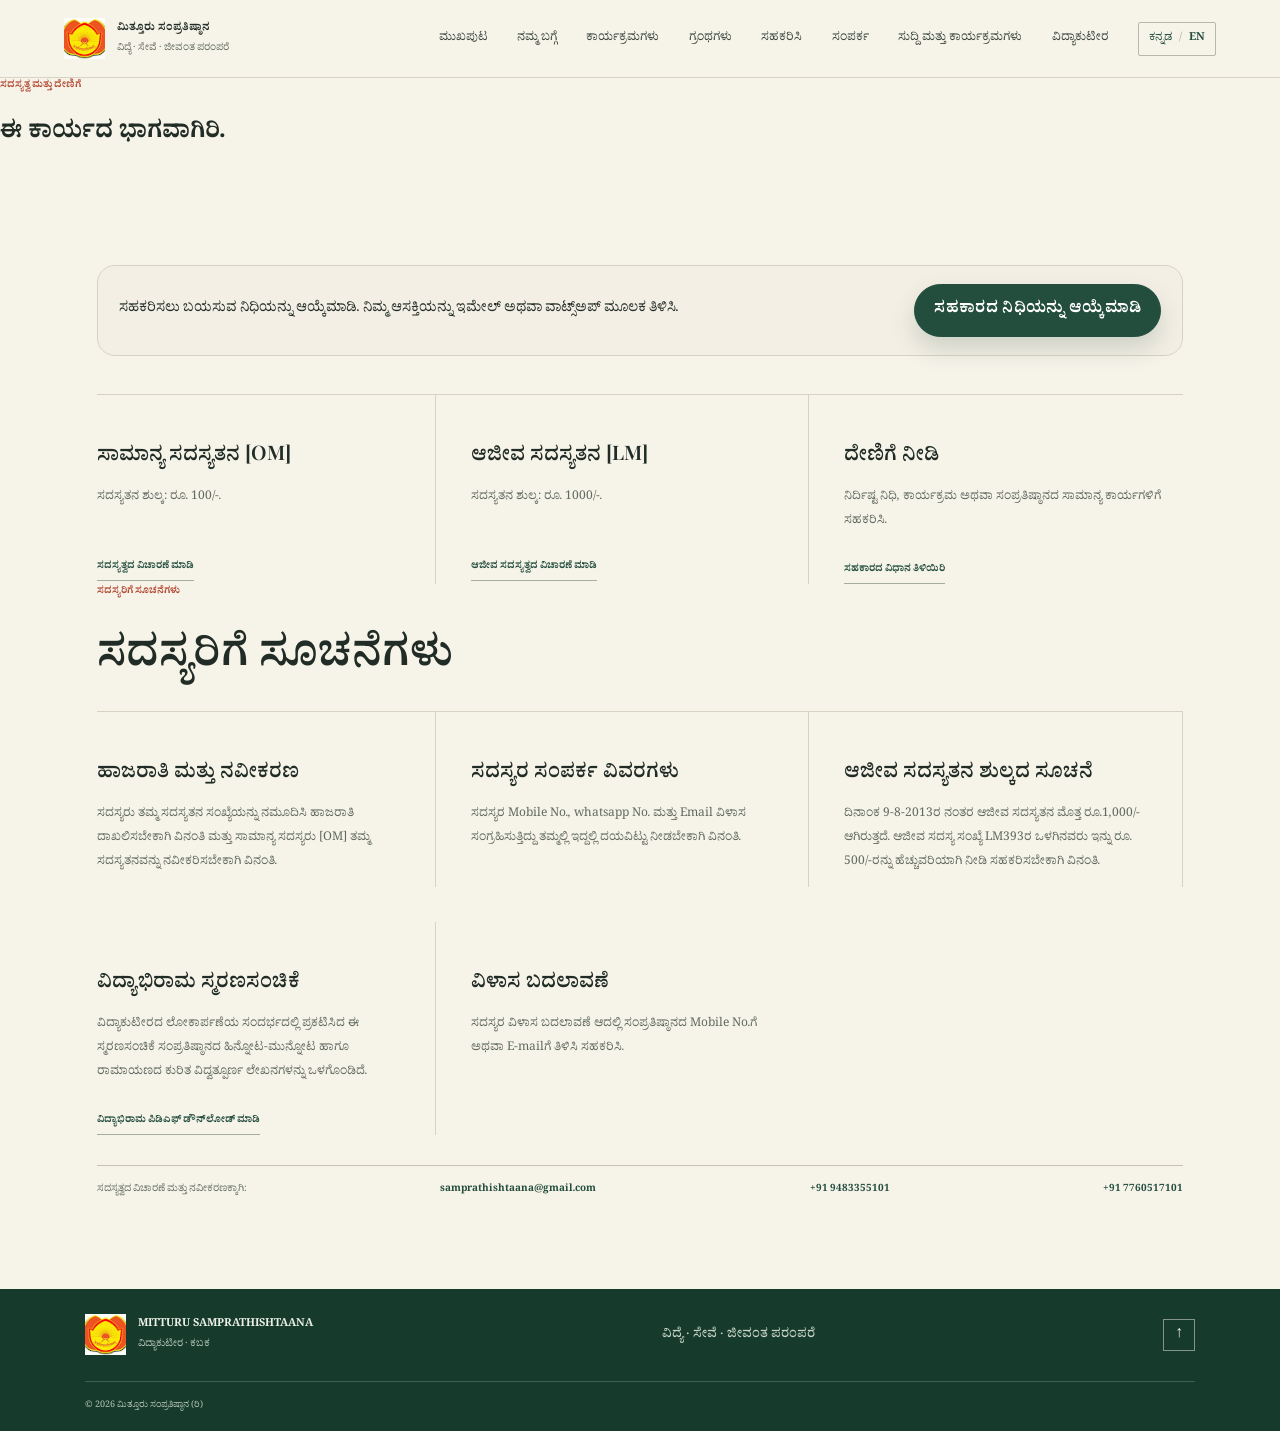
<file: support.html>
<!doctype html>
<html lang="kn">
<head>
  <meta charset="utf-8">
  <meta name="viewport" content="width=device-width, initial-scale=1">
  <meta name="description" content="Support the Mitturu Samprathishtaana through membership, donations and public welfare initiatives.">
  <title>Support | Mitturu Samprathishtaana</title>
  <link rel="preconnect" href="https://fonts.googleapis.com">
  <link rel="preconnect" href="https://fonts.gstatic.com" crossorigin>
  <link href="https://fonts.googleapis.com/css2?family=DM+Sans:wght@400;500;600;700&family=Noto+Serif+Kannada:wght@400;500;600;700&family=Playfair+Display:wght@500;600;700&display=swap" rel="stylesheet">
  <link rel="stylesheet" href="styles.css">
  <script src="app.js" defer></script>
</head>
<body data-page="support">
  <header class="site-header">
    <a class="brand" href="index.html" aria-label="Mitturu Samprathishtaana home">
      <span class="brand-mark" aria-hidden="true">ವಿ</span>
      <span class="brand-copy"><strong data-en="MITTURU SAMPRATHISHTAANA" data-kn="ಮಿತ್ತೂರು ಸಂಪ್ರತಿಷ್ಠಾನ">MITTURU SAMPRATHISHTAANA</strong><small data-en="Learning · Service · Living heritage" data-kn="ವಿದ್ಯೆ · ಸೇವೆ · ಜೀವಂತ ಪರಂಪರೆ">Learning · Service · Living heritage</small></span>
    </a>
    <button class="menu-toggle" type="button" aria-expanded="false" aria-controls="primary-nav" aria-label="Open menu"><span></span><span></span></button>
    <nav id="primary-nav" class="primary-nav" aria-label="Main navigation">
      <a href="index.html" data-page="home" data-en="Home" data-kn="ಮುಖಪುಟ">Home</a>
      <a href="about.html" data-page="about" data-en="About" data-kn="ನಮ್ಮ ಬಗ್ಗೆ">About</a>
      <a href="programmes.html" data-page="programmes" data-en="Programmes" data-kn="ಕಾರ್ಯಕ್ರಮಗಳು">Programmes</a>
      <a href="books.html" data-page="books" data-en="Books" data-kn="ಗ್ರಂಥಗಳು">Books</a>
      <a href="support.html" data-page="support" data-en="Support" data-kn="ಸಹಕರಿಸಿ">Support</a>
      <a href="contact.html" data-page="contact" data-en="Contact" data-kn="ಸಂಪರ್ಕ">Contact</a>
      <button class="language-switch" id="language-switch" type="button" aria-label="Switch language"><span>ಕನ್ನಡ</span><span class="language-divider">/</span><span>EN</span></button>
    </nav>
  </header>

  <main id="main">
    <section class="page-hero">
      <div class="page-hero-inner">
        <p class="eyebrow" data-en="05 / Membership and giving" data-kn="05 / ಸದಸ್ಯತ್ವ ಮತ್ತು ದೇಣಿಗೆ">05 / Membership and giving</p>
        <h1 data-en="Be part of the work." data-kn="ಈ ಕಾರ್ಯದ ಭಾಗವಾಗಿರಿ.">Be part of the work.</h1>
      </div>
    </section>

    <section class="section support-section">
      <div class="support-cta">
        <p data-en="Choose the fund you wish to support and send your expression of interest by email or WhatsApp." data-kn="ಸಹಕರಿಸಲು ಬಯಸುವ ನಿಧಿಯನ್ನು ಆಯ್ಕೆಮಾಡಿ. ನಿಮ್ಮ ಆಸಕ್ತಿಯನ್ನು ಇಮೇಲ್ ಅಥವಾ ವಾಟ್ಸ್ಅಪ್ ಮೂಲಕ ತಿಳಿಸಿ.">Choose the fund you wish to support and send your expression of interest by email or WhatsApp.</p>
        <a class="button-link" href="donation.html" data-en="Select a fund to support" data-kn="ಸಹಕಾರದ ನಿಧಿಯನ್ನು ಆಯ್ಕೆಮಾಡಿ">Select a fund to support <span aria-hidden="true">→</span></a>
      </div>
      <div class="support-grid">
        <article class="support-item"><span class="support-no">01</span><h3 data-en="Ordinary membership (OM)" data-kn="ಸಾಮಾನ್ಯ ಸದಸ್ಯತನ [OM]">Ordinary membership (OM)</h3><p data-en="Ordinary membership fee: ₹100." data-kn="ಸದಸ್ಯತನ ಶುಲ್ಕ: ರೂ. 100/-. ">Ordinary membership fee: ₹100.</p><a class="underlined-link" href="contact.html" data-en="Enquire about membership" data-kn="ಸದಸ್ಯತ್ವದ ವಿಚಾರಣೆ ಮಾಡಿ">Enquire about membership <span aria-hidden="true">→</span></a></article>
        <article class="support-item"><span class="support-no">02</span><h3 data-en="Life membership (LM)" data-kn="ಆಜೀವ ಸದಸ್ಯತನ [LM]">Life membership (LM)</h3><p data-en="Life membership fee: ₹1,000." data-kn="ಸದಸ್ಯತನ ಶುಲ್ಕ: ರೂ. 1000/-. ">Life membership fee: ₹1,000.</p><a class="underlined-link" href="contact.html" data-en="Enquire about life membership" data-kn="ಆಜೀವ ಸದಸ್ಯತ್ವದ ವಿಚಾರಣೆ ಮಾಡಿ">Enquire about life membership <span aria-hidden="true">→</span></a></article>
        <article class="support-item"><span class="support-no">03</span><h3 data-en="Make a contribution" data-kn="ದೇಣಿಗೆ ನೀಡಿ">Make a contribution</h3><p data-en="Support a named fund, a programme or the Samprathishtaana’s work in general." data-kn="ನಿರ್ದಿಷ್ಟ ನಿಧಿ, ಕಾರ್ಯಕ್ರಮ ಅಥವಾ ಸಂಪ್ರತಿಷ್ಠಾನದ ಸಾಮಾನ್ಯ ಕಾರ್ಯಗಳಿಗೆ ಸಹಕರಿಸಿ.">Support a named fund, a programme or the Samprathishtaana’s work in general.</p><a class="underlined-link" href="donation.html" data-en="Ask how to contribute" data-kn="ಸಹಕಾರದ ವಿಧಾನ ತಿಳಿಯಿರಿ">Ask how to contribute <span aria-hidden="true">→</span></a></article>
      </div>
      <div class="section-heading">
        <p class="eyebrow" data-en="For members" data-kn="ಸದಸ್ಯರಿಗೆ ಸೂಚನೆಗಳು">For members</p>
        <h2 data-en="Membership notes" data-kn="ಸದಸ್ಯರಿಗೆ ಸೂಚನೆಗಳು">Membership notes</h2>
      </div>
      <div class="support-grid three-up">
        <article class="support-item"><span class="support-no">01</span><h3 data-en="Attendance and renewal" data-kn="ಹಾಜರಾತಿ ಮತ್ತು ನವೀಕರಣ">Attendance and renewal</h3><p data-en="Please enter your membership number when recording attendance. Ordinary members (OM) are requested to renew their membership." data-kn="ಸದಸ್ಯರು ತಮ್ಮ ಸದಸ್ಯತನ ಸಂಖ್ಯೆಯನ್ನು ನಮೂದಿಸಿ ಹಾಜರಾತಿ ದಾಖಲಿಸಬೇಕಾಗಿ ವಿನಂತಿ ಮತ್ತು ಸಾಮಾನ್ಯ ಸದಸ್ಯರು [OM] ತಮ್ಮ ಸದಸ್ಯತನವನ್ನು ನವೀಕರಿಸಬೇಕಾಗಿ ವಿನಂತಿ.">Please enter your membership number when recording attendance. Ordinary members (OM) are requested to renew their membership.</p></article>
        <article class="support-item"><span class="support-no">02</span><h3 data-en="Member contact details" data-kn="ಸದಸ್ಯರ ಸಂಪರ್ಕ ವಿವರಗಳು">Member contact details</h3><p data-en="Members are requested to share their mobile number, WhatsApp number and email address, if available." data-kn="ಸದಸ್ಯರ Mobile No., whatsapp No. ಮತ್ತು Email ವಿಳಾಸ ಸಂಗ್ರಹಿಸುತ್ತಿದ್ದು ತಮ್ಮಲ್ಲಿ ಇದ್ದಲ್ಲಿ ದಯವಿಟ್ಟು ನೀಡಬೇಕಾಗಿ ವಿನಂತಿ.">Members are requested to share their mobile number, WhatsApp number and email address, if available.</p></article>
        <article class="support-item"><span class="support-no">03</span><h3 data-en="Life membership fee note" data-kn="ಆಜೀವ ಸದಸ್ಯತನ ಶುಲ್ಕದ ಸೂಚನೆ">Life membership fee note</h3><p data-en="The life membership fee has been ₹1,000 since 9 August 2013. Members with life membership numbers up to LM393 are requested to contribute an additional ₹500." data-kn="ದಿನಾಂಕ 9-8-2013ರ ನಂತರ ಆಜೀವ ಸದಸ್ಯತನ ಮೊತ್ತ ರೂ.1,000/- ಆಗಿರುತ್ತದೆ. ಆಜೀವ ಸದಸ್ಯ ಸಂಖ್ಯೆ LM393ರ ಒಳಗಿನವರು ಇನ್ನು ರೂ. 500/-ರನ್ನು ಹೆಚ್ಚುವರಿಯಾಗಿ ನೀಡಿ ಸಹಕರಿಸಬೇಕಾಗಿ ವಿನಂತಿ.">The life membership fee has been ₹1,000 since 9 August 2013. Members with life membership numbers up to LM393 are requested to contribute an additional ₹500.</p></article>
        <article class="support-item"><span class="support-no">04</span><h3 data-en="Vidyabhirama commemorative volume" data-kn="ವಿದ್ಯಾಭಿರಾಮ ಸ್ಮರಣಸಂಚಿಕೆ">Vidyabhirama commemorative volume</h3><p data-en="Published for the opening of Vidya Kuteera, this volume looks back on the Samprathishtaana and its future direction, and includes scholarly essays on the Ramayana." data-kn="ವಿದ್ಯಾಕುಟೀರದ ಲೋಕಾರ್ಪಣೆಯ ಸಂದರ್ಭದಲ್ಲಿ ಪ್ರಕಟಿಸಿದ ಈ ಸ್ಮರಣಸಂಚಿಕೆ ಸಂಪ್ರತಿಷ್ಠಾನದ ಹಿನ್ನೋಟ-ಮುನ್ನೋಟ ಹಾಗೂ ರಾಮಾಯಣದ ಕುರಿತ ವಿದ್ವತ್ಪೂರ್ಣ ಲೇಖನಗಳನ್ನು ಒಳಗೊಂಡಿದೆ.">Published for the opening of Vidya Kuteera, this volume looks back on the Samprathishtaana and its future direction, and includes scholarly essays on the Ramayana.</p><a class="underlined-link" href="Contents/files/Vidyabhirama.pdf" download data-en="Download Vidyabhirama PDF" data-kn="ವಿದ್ಯಾಭಿರಾಮ ಪಿಡಿಎಫ್ ಡೌನ್‌ಲೋಡ್ ಮಾಡಿ">Download Vidyabhirama PDF <span aria-hidden="true">↓</span></a></article>
        <article class="support-item"><span class="support-no">05</span><h3 data-en="Address changes" data-kn="ವಿಳಾಸ ಬದಲಾವಣೆ">Address changes</h3><p data-en="Please inform the Samprathishtaana by mobile or email if your address changes." data-kn="ಸದಸ್ಯರ ವಿಳಾಸ ಬದಲಾವಣೆ ಆದಲ್ಲಿ ಸಂಪ್ರತಿಷ್ಠಾನದ Mobile No.ಗೆ ಅಥವಾ E-mailಗೆ ತಿಳಿಸಿ ಸಹಕರಿಸಿ.">Please inform the Samprathishtaana by mobile or email if your address changes.</p></article>
      </div>
      <div class="catalogue-note">
        <span data-en="Membership enquiries and updates:" data-kn="ಸದಸ್ಯತ್ವದ ವಿಚಾರಣೆ ಮತ್ತು ನವೀಕರಣಕ್ಕಾಗಿ:">Membership enquiries and updates:</span>
        <a href="mailto:samprathishtaana@gmail.com">samprathishtaana@gmail.com</a>
        <a href="tel:+919483355101">+91 9483355101</a>
        <a href="tel:+917760517101">+91 7760517101</a>
      </div>
    </section>
  </main>

  <footer class="site-footer">
    <div class="footer-top">
      <a class="brand footer-brand" href="index.html"><span class="brand-mark" aria-hidden="true">ವಿ</span><span class="brand-copy"><strong>MITTURU SAMPRATHISHTAANA</strong><small data-en="Vidya Kuteera · Kabaka" data-kn="ವಿದ್ಯಾಕುಟೀರ · ಕಬಕ">Vidya Kuteera · Kabaka</small></span></a>
      <p data-en="Learning · Service · Living heritage" data-kn="ವಿದ್ಯೆ · ಸೇವೆ · ಜೀವಂತ ಪರಂಪರೆ">Learning · Service · Living heritage</p>
      <a href="#main" class="back-top" aria-label="Back to top">↑</a>
    </div>
    <div class="footer-bottom"><span>© <span id="current-year"></span> <span data-en="Mitturu Samprathishtaana (R)" data-kn="ಮಿತ್ತೂರು ಸಂಪ್ರತಿಷ್ಠಾನ (ರಿ)">Mitturu Samprathishtaana (R)</span></span></div>
  </footer>
</body>
</html>
</file>
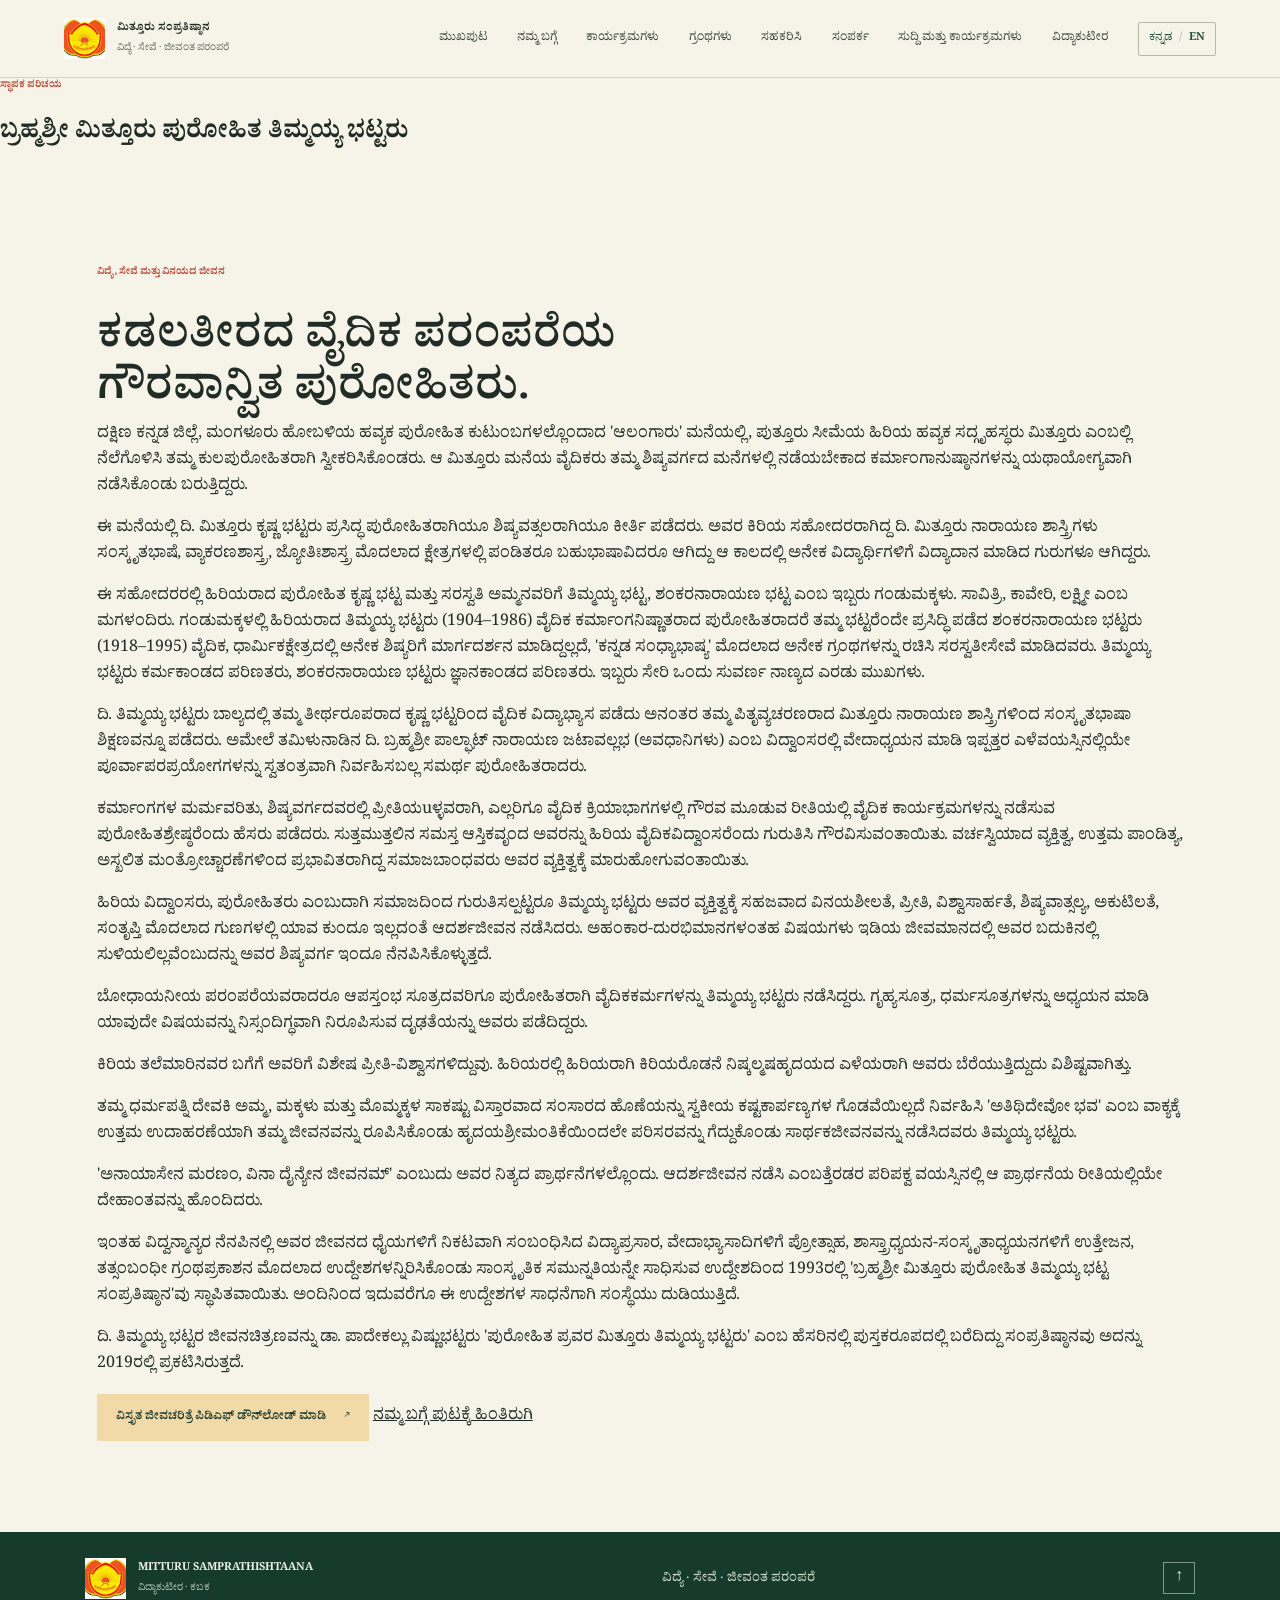
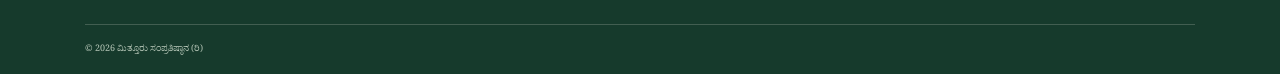
<file: thimmayya_bhatta.html>
<!doctype html>
<html lang="kn">
<head>
  <meta charset="utf-8">
  <meta name="viewport" content="width=device-width, initial-scale=1">
  <meta name="description" content="Detailed biography of Mitturu Purohitha Thimmayya Bhatta, founder of the Samprathishtaana.">
  <title>ಮಿತ್ತೂರು ಪುರೋಹಿತ ತಿಮ್ಮಯ್ಯ ಭಟ್ಟರು | Mitturu Samprathishtaana</title>
  <link rel="preconnect" href="https://fonts.googleapis.com">
  <link rel="preconnect" href="https://fonts.gstatic.com" crossorigin>
  <link href="https://fonts.googleapis.com/css2?family=DM+Sans:wght@400;500;600;700&family=Noto+Serif+Kannada:wght@400;500;600;700&family=Playfair+Display:wght@500;600;700&display=swap" rel="stylesheet">
  <link rel="stylesheet" href="styles.css">
  <script src="app.js" defer></script>
</head>
<body data-page="biography">
  <header class="site-header">
    <a class="brand" href="index.html" aria-label="Mitturu Samprathishtaana home">
      <span class="brand-mark" aria-hidden="true">ವಿ</span>
      <span class="brand-copy"><strong data-en="MITTURU SAMPRATHISHTAANA" data-kn="ಮಿತ್ತೂರು ಸಂಪ್ರತಿಷ್ಠಾನ">MITTURU SAMPRATHISHTAANA</strong><small data-en="Learning · Service · Living heritage" data-kn="ವಿದ್ಯೆ · ಸೇವೆ · ಜೀವಂತ ಪರಂಪರೆ">Learning · Service · Living heritage</small></span>
    </a>
    <button class="menu-toggle" type="button" aria-expanded="false" aria-controls="primary-nav" aria-label="Open menu"><span></span><span></span></button>
    <nav id="primary-nav" class="primary-nav" aria-label="Main navigation">
      <a href="index.html" data-page="home" data-en="Home" data-kn="ಮುಖಪುಟ">Home</a>
      <a href="about.html" data-page="about" data-en="About" data-kn="ನಮ್ಮ ಬಗ್ಗೆ">About</a>
      <a href="programmes.html" data-page="programmes" data-en="Programmes" data-kn="ಕಾರ್ಯಕ್ರಮಗಳು">Programmes</a>
      <a href="books.html" data-page="books" data-en="Books" data-kn="ಗ್ರಂಥಗಳು">Books</a>
      <a href="support.html" data-page="support" data-en="Support" data-kn="ಸಹಕರಿಸಿ">Support</a>
      <a href="contact.html" data-page="contact" data-en="Contact" data-kn="ಸಂಪರ್ಕ">Contact</a>
      <button class="language-switch" id="language-switch" type="button" aria-label="Switch language"><span>ಕನ್ನಡ</span><span class="language-divider">/</span><span>EN</span></button>
    </nav>
  </header>

  <main id="main">
    <section class="page-hero">
      <div class="page-hero-inner">
        <p class="eyebrow" data-en="Founder profile" data-kn="ಸ್ಥಾಪಕ ಪರಿಚಯ">Founder profile</p>
        <h1 data-en="Brahmashree Mitturu Purohitha Thimmayya Bhatta" data-kn="ಬ್ರಹ್ಮಶ್ರೀ ಮಿತ್ತೂರು ಪುರೋಹಿತ ತಿಮ್ಮಯ್ಯ ಭಟ್ಟರು">ಬ್ರಹ್ಮಶ್ರೀ ಮಿತ್ತೂರು ಪುರೋಹಿತ ತಿಮ್ಮಯ್ಯ ಭಟ್ಟರು</h1>
      </div>
    </section>

    <section class="section biography-section">
      <div class="section-heading">
        <p class="eyebrow" data-en="A life of learning, service and humility" data-kn="ವಿದ್ಯೆ, ಸೇವೆ ಮತ್ತು ವಿನಯದ ಜೀವನ">A life of learning, service and humility</p>
        <h2 data-en="A revered Vedic scholar and priest of the coastal tradition." data-kn="ಕಡಲತೀರದ ವೈದಿಕ ಪರಂಪರೆಯ ಗೌರವಾನ್ವಿತ ಪುರೋಹಿತರು.">A revered Vedic scholar and priest of the coastal tradition.</h2>
      </div>

      <div class="bio-article">
        <div class="bio-english-summary" data-html data-en="<p>Mitturu Purohitha Thimmayya Bhatta (1904–1986) was a respected Vedic priest and teacher from a scholarly family in Dakshina Kannada. He studied Vedic practice with his father, Krishna Bhatta, and Sanskrit with his uncle, Narayana Shastri, before deepening his Vedic studies under Narayana Jatavallabha of Palghat.</p><p>Known for precise ritual practice, clear mantra recitation and deep knowledge of Vedic and Dharma texts, he taught and guided generations of students. His humility, hospitality and affection for younger learners were as widely remembered as his scholarship.</p><p>In his memory, family members, students and well-wishers established the Mitturu Purohitha Thimmayya Bhatta Samprathishtaana in 1993 to advance education, Vedic study and publishing. The institution continues this work today.</p>" data-kn=""></div>
        <p>ದಕ್ಷಿಣ ಕನ್ನಡ ಜಿಲ್ಲೆ, ಮಂಗಳೂರು ಹೋಬಳಿಯ ಹವ್ಯಕ ಪುರೋಹಿತ ಕುಟುಂಬಗಳಲ್ಲೊಂದಾದ 'ಆಲಂಗಾರು' ಮನೆಯಲ್ಲಿ, ಪುತ್ತೂರು ಸೀಮೆಯ ಹಿರಿಯ ಹವ್ಯಕ ಸದ್ಗೃಹಸ್ಥರು ಮಿತ್ತೂರು ಎಂಬಲ್ಲಿ ನೆಲೆಗೊಳಿಸಿ ತಮ್ಮ ಕುಲಪುರೋಹಿತರಾಗಿ ಸ್ವೀಕರಿಸಿಕೊಂಡರು. ಆ ಮಿತ್ತೂರು ಮನೆಯ ವೈದಿಕರು ತಮ್ಮ ಶಿಷ್ಯವರ್ಗದ ಮನೆಗಳಲ್ಲಿ ನಡೆಯಬೇಕಾದ ಕರ್ಮಾಂಗಾನುಷ್ಠಾನಗಳನ್ನು ಯಥಾಯೋಗ್ಯವಾಗಿ ನಡೆಸಿಕೊಂಡು ಬರುತ್ತಿದ್ದರು.</p>
        <p>ಈ ಮನೆಯಲ್ಲಿ ದಿ. ಮಿತ್ತೂರು ಕೃಷ್ಣ ಭಟ್ಟರು ಪ್ರಸಿದ್ಧ ಪುರೋಹಿತರಾಗಿಯೂ ಶಿಷ್ಯವತ್ಸಲರಾಗಿಯೂ ಕೀರ್ತಿ ಪಡೆದರು. ಅವರ ಕಿರಿಯ ಸಹೋದರರಾಗಿದ್ದ ದಿ. ಮಿತ್ತೂರು ನಾರಾಯಣ ಶಾಸ್ತ್ರಿಗಳು ಸಂಸ್ಕೃತಭಾಷೆ, ವ್ಯಾಕರಣಶಾಸ್ತ್ರ, ಜ್ಯೋತಿಃಶಾಸ್ತ್ರ ಮೊದಲಾದ ಕ್ಷೇತ್ರಗಳಲ್ಲಿ ಪಂಡಿತರೂ ಬಹುಭಾಷಾವಿದರೂ ಆಗಿದ್ದು ಆ ಕಾಲದಲ್ಲಿ ಅನೇಕ ವಿದ್ಯಾರ್ಥಿಗಳಿಗೆ ವಿದ್ಯಾದಾನ ಮಾಡಿದ ಗುರುಗಳೂ ಆಗಿದ್ದರು.</p>
        <p>ಈ ಸಹೋದರರಲ್ಲಿ ಹಿರಿಯರಾದ ಪುರೋಹಿತ ಕೃಷ್ಣ ಭಟ್ಟ ಮತ್ತು ಸರಸ್ವತಿ ಅಮ್ಮನವರಿಗೆ ತಿಮ್ಮಯ್ಯ ಭಟ್ಟ, ಶಂಕರನಾರಾಯಣ ಭಟ್ಟ ಎಂಬ ಇಬ್ಬರು ಗಂಡುಮಕ್ಕಳು. ಸಾವಿತ್ರಿ, ಕಾವೇರಿ, ಲಕ್ಷ್ಮೀ ಎಂಬ ಮಗಳಂದಿರು. ಗಂಡುಮಕ್ಕಳಲ್ಲಿ ಹಿರಿಯರಾದ ತಿಮ್ಮಯ್ಯ ಭಟ್ಟರು (1904–1986) ವೈದಿಕ ಕರ್ಮಾಂಗನಿಷ್ಣಾತರಾದ ಪುರೋಹಿತರಾದರೆ ತಮ್ಮ ಭಟ್ಟರೆಂದೇ ಪ್ರಸಿದ್ಧಿ ಪಡೆದ ಶಂಕರನಾರಾಯಣ ಭಟ್ಟರು (1918–1995) ವೈದಿಕ, ಧಾರ್ಮಿಕಕ್ಷೇತ್ರದಲ್ಲಿ ಅನೇಕ ಶಿಷ್ಯರಿಗೆ ಮಾರ್ಗದರ್ಶನ ಮಾಡಿದ್ದಲ್ಲದೆ, 'ಕನ್ನಡ ಸಂಧ್ಯಾಭಾಷ್ಯ' ಮೊದಲಾದ ಅನೇಕ ಗ್ರಂಥಗಳನ್ನು ರಚಿಸಿ ಸರಸ್ವತೀಸೇವೆ ಮಾಡಿದವರು. ತಿಮ್ಮಯ್ಯ ಭಟ್ಟರು ಕರ್ಮಕಾಂಡದ ಪರಿಣತರು, ಶಂಕರನಾರಾಯಣ ಭಟ್ಟರು ಜ್ಞಾನಕಾಂಡದ ಪರಿಣತರು. ಇಬ್ಬರು ಸೇರಿ ಒಂದು ಸುವರ್ಣ ನಾಣ್ಯದ ಎರಡು ಮುಖಗಳು.</p>

        <p>ದಿ. ತಿಮ್ಮಯ್ಯ ಭಟ್ಟರು ಬಾಲ್ಯದಲ್ಲಿ ತಮ್ಮ ತೀರ್ಥರೂಪರಾದ ಕೃಷ್ಣ ಭಟ್ಟರಿಂದ ವೈದಿಕ ವಿದ್ಯಾಭ್ಯಾಸ ಪಡೆದು ಅನಂತರ ತಮ್ಮ ಪಿತೃವ್ಯಚರಣರಾದ ಮಿತ್ತೂರು ನಾರಾಯಣ ಶಾಸ್ತ್ರಿಗಳಿಂದ ಸಂಸ್ಕೃತಭಾಷಾ ಶಿಕ್ಷಣವನ್ನೂ ಪಡೆದರು. ಅಮೇಲೆ ತಮಿಳುನಾಡಿನ ದಿ. ಬ್ರಹ್ಮಶ್ರೀ ಪಾಲ್ಘಾಟ್ ನಾರಾಯಣ ಜಟಾವಲ್ಲಭ (ಅವಧಾನಿಗಳು) ಎಂಬ ವಿದ್ವಾಂಸರಲ್ಲಿ ವೇದಾಧ್ಯಯನ ಮಾಡಿ ಇಪ್ಪತ್ತರ ಎಳೆವಯಸ್ಸಿನಲ್ಲಿಯೇ ಪೂರ್ವಾಪರಪ್ರಯೋಗಗಳನ್ನು ಸ್ವತಂತ್ರವಾಗಿ ನಿರ್ವಹಿಸಬಲ್ಲ ಸಮರ್ಥ ಪುರೋಹಿತರಾದರು.</p>
        <p>ಕರ್ಮಾಂಗಗಳ ಮರ್ಮವರಿತು, ಶಿಷ್ಯವರ್ಗದವರಲ್ಲಿ ಪ್ರೀತಿಯuಳ್ಳವರಾಗಿ, ಎಲ್ಲರಿಗೂ ವೈದಿಕ ಕ್ರಿಯಾಭಾಗಗಳಲ್ಲಿ ಗೌರವ ಮೂಡುವ ರೀತಿಯಲ್ಲಿ ವೈದಿಕ ಕಾರ್ಯಕ್ರಮಗಳನ್ನು ನಡೆಸುವ ಪುರೋಹಿತಶ್ರೇಷ್ಠರೆಂದು ಹೆಸರು ಪಡೆದರು. ಸುತ್ತಮುತ್ತಲಿನ ಸಮಸ್ತ ಆಸ್ತಿಕವೃಂದ ಅವರನ್ನು ಹಿರಿಯ ವೈದಿಕವಿದ್ವಾಂಸರೆಂದು ಗುರುತಿಸಿ ಗೌರವಿಸುವಂತಾಯಿತು. ವರ್ಚಸ್ವಿಯಾದ ವ್ಯಕ್ತಿತ್ವ, ಉತ್ತಮ ಪಾಂಡಿತ್ಯ, ಅಸ್ಖಲಿತ ಮಂತ್ರೋಚ್ಚಾರಣೆಗಳಿಂದ ಪ್ರಭಾವಿತರಾಗಿದ್ದ ಸಮಾಜಬಾಂಧವರು ಅವರ ವ್ಯಕ್ತಿತ್ವಕ್ಕೆ ಮಾರುಹೋಗುವಂತಾಯಿತು.</p>
        <p>ಹಿರಿಯ ವಿದ್ವಾಂಸರು, ಪುರೋಹಿತರು ಎಂಬುದಾಗಿ ಸಮಾಜದಿಂದ ಗುರುತಿಸಲ್ಪಟ್ಟರೂ ತಿಮ್ಮಯ್ಯ ಭಟ್ಟರು ಅವರ ವ್ಯಕ್ತಿತ್ವಕ್ಕೆ ಸಹಜವಾದ ವಿನಯಶೀಲತೆ, ಪ್ರೀತಿ, ವಿಶ್ವಾಸಾರ್ಹತೆ, ಶಿಷ್ಯವಾತ್ಸಲ್ಯ, ಅಕುಟಿಲತೆ, ಸಂತೃಪ್ತಿ ಮೊದಲಾದ ಗುಣಗಳಲ್ಲಿ ಯಾವ ಕುಂದೂ ಇಲ್ಲದಂತೆ ಆದರ್ಶಜೀವನ ನಡೆಸಿದರು. ಅಹಂಕಾರ-ದುರಭಿಮಾನಗಳಂತಹ ವಿಷಯಗಳು ಇಡಿಯ ಜೀವಮಾನದಲ್ಲಿ ಅವರ ಬದುಕಿನಲ್ಲಿ ಸುಳಿಯಲಿಲ್ಲವೆಂಬುದನ್ನು ಅವರ ಶಿಷ್ಯವರ್ಗ ಇಂದೂ ನೆನಪಿಸಿಕೊಳ್ಳುತ್ತದೆ.</p>
        <p>ಬೋಧಾಯನೀಯ ಪರಂಪರೆಯವರಾದರೂ ಆಪಸ್ತಂಭ ಸೂತ್ರದವರಿಗೂ ಪುರೋಹಿತರಾಗಿ ವೈದಿಕಕರ್ಮಗಳನ್ನು ತಿಮ್ಮಯ್ಯ ಭಟ್ಟರು ನಡೆಸಿದ್ದರು. ಗೃಹ್ಯಸೂತ್ರ, ಧರ್ಮಸೂತ್ರಗಳನ್ನು ಅಧ್ಯಯನ ಮಾಡಿ ಯಾವುದೇ ವಿಷಯವನ್ನು ನಿಸ್ಸಂದಿಗ್ಧವಾಗಿ ನಿರೂಪಿಸುವ ದೃಢತೆಯನ್ನು ಅವರು ಪಡೆದಿದ್ದರು.</p>
        <p>ಕಿರಿಯ ತಲೆಮಾರಿನವರ ಬಗೆಗೆ ಅವರಿಗೆ ವಿಶೇಷ ಪ್ರೀತಿ-ವಿಶ್ವಾಸಗಳಿದ್ದುವು. ಹಿರಿಯರಲ್ಲಿ ಹಿರಿಯರಾಗಿ ಕಿರಿಯರೊಡನೆ ನಿಷ್ಕಲ್ಮಷಹೃದಯದ ಎಳೆಯರಾಗಿ ಅವರು ಬೆರೆಯುತ್ತಿದ್ದುದು ವಿಶಿಷ್ಟವಾಗಿತ್ತು.</p>
        <p>ತಮ್ಮ ಧರ್ಮಪತ್ನಿ ದೇವಕಿ ಅಮ್ಮ, ಮಕ್ಕಳು ಮತ್ತು ಮೊಮ್ಮಕ್ಕಳ ಸಾಕಷ್ಟು ವಿಸ್ತಾರವಾದ ಸಂಸಾರದ ಹೊಣೆಯನ್ನು ಸ್ವಕೀಯ ಕಷ್ಟಕಾರ್ಪಣ್ಯಗಳ ಗೊಡವೆಯಿಲ್ಲದೆ ನಿರ್ವಹಿಸಿ 'ಅತಿಥಿದೇವೋ ಭವ' ಎಂಬ ವಾಕ್ಯಕ್ಕೆ ಉತ್ತಮ ಉದಾಹರಣೆಯಾಗಿ ತಮ್ಮ ಜೀವನವನ್ನು ರೂಪಿಸಿಕೊಂಡು ಹೃದಯಶ್ರೀಮಂತಿಕೆಯಿಂದಲೇ ಪರಿಸರವನ್ನು ಗೆದ್ದುಕೊಂಡು ಸಾರ್ಥಕಜೀವನವನ್ನು ನಡೆಸಿದವರು ತಿಮ್ಮಯ್ಯ ಭಟ್ಟರು.</p>
        <p>'ಅನಾಯಾಸೇನ ಮರಣಂ, ವಿನಾ ದೈನ್ಯೇನ ಜೀವನಮ್' ಎಂಬುದು ಅವರ ನಿತ್ಯದ ಪ್ರಾರ್ಥನೆಗಳಲ್ಲೊಂದು. ಆದರ್ಶಜೀವನ ನಡೆಸಿ ಎಂಬತ್ತೆರಡರ ಪರಿಪಕ್ವ ವಯಸ್ಸಿನಲ್ಲಿ ಆ ಪ್ರಾರ್ಥನೆಯ ರೀತಿಯಲ್ಲಿಯೇ ದೇಹಾಂತವನ್ನು ಹೊಂದಿದರು.</p>
        <p>ಇಂತಹ ವಿದ್ವನ್ಮಾನ್ಯರ ನೆನಪಿನಲ್ಲಿ ಅವರ ಜೀವನದ ಧೈಯಗಳಿಗೆ ನಿಕಟವಾಗಿ ಸಂಬಂಧಿಸಿದ ವಿದ್ಯಾಪ್ರಸಾರ, ವೇದಾಭ್ಯಾಸಾದಿಗಳಿಗೆ ಪ್ರೋತ್ಸಾಹ, ಶಾಸ್ತ್ರಾಧ್ಯಯನ-ಸಂಸ್ಕೃತಾಧ್ಯಯನಗಳಿಗೆ ಉತ್ತೇಜನ, ತತ್ಸಂಬಂಧೀ ಗ್ರಂಥಪ್ರಕಾಶನ ಮೊದಲಾದ ಉದ್ದೇಶಗಳನ್ನಿರಿಸಿಕೊಂಡು ಸಾಂಸ್ಕೃತಿಕ ಸಮುನ್ನತಿಯನ್ನೇ ಸಾಧಿಸುವ ಉದ್ದೇಶದಿಂದ 1993ರಲ್ಲಿ 'ಬ್ರಹ್ಮಶ್ರೀ ಮಿತ್ತೂರು ಪುರೋಹಿತ ತಿಮ್ಮಯ್ಯ ಭಟ್ಟ ಸಂಪ್ರತಿಷ್ಠಾನ'ವು ಸ್ಥಾಪಿತವಾಯಿತು. ಅಂದಿನಿಂದ ಇದುವರೆಗೂ ಈ ಉದ್ದೇಶಗಳ ಸಾಧನೆಗಾಗಿ ಸಂಸ್ಥೆಯು ದುಡಿಯುತ್ತಿದೆ.</p>
        <p>ದಿ. ತಿಮ್ಮಯ್ಯ ಭಟ್ಟರ ಜೀವನಚಿತ್ರಣವನ್ನು ಡಾ. ಪಾದೇಕಲ್ಲು ವಿಷ್ಣುಭಟ್ಟರು 'ಪುರೋಹಿತ ಪ್ರವರ ಮಿತ್ತೂರು ತಿಮ್ಮಯ್ಯ ಭಟ್ಟರು' ಎಂಬ ಹೆಸರಿನಲ್ಲಿ ಪುಸ್ತಕರೂಪದಲ್ಲಿ ಬರೆದಿದ್ದು ಸಂಪ್ರತಿಷ್ಠಾನವು ಅದನ್ನು 2019ರಲ್ಲಿ ಪ್ರಕಟಿಸಿರುತ್ತದೆ.</p>
      </div>

      <div class="bio-actions">
        <a class="button button-dark" href="Contents/files/timmayya_bhatta.pdf" download>
          <span data-en="Download detailed biography PDF" data-kn="ವಿಸ್ತೃತ ಜೀವಚರಿತ್ರೆ ಪಿಡಿಎಫ್ ಡೌನ್‌ಲೋಡ್ ಮಾಡಿ">Download detailed biography PDF</span>
          <span aria-hidden="true">↗</span>
        </a>
        <a class="button-link" href="about.html" data-en="Back to about page" data-kn="ನಮ್ಮ ಬಗ್ಗೆ ಪುಟಕ್ಕೆ ಹಿಂತಿರುಗಿ">Back to about page <span aria-hidden="true">→</span></a>
      </div>
    </section>
  </main>

  <footer class="site-footer">
    <div class="footer-top">
      <a class="brand footer-brand" href="index.html"><span class="brand-mark" aria-hidden="true">ವಿ</span><span class="brand-copy"><strong>MITTURU SAMPRATHISHTAANA</strong><small data-en="Vidya Kuteera · Kabaka" data-kn="ವಿದ್ಯಾಕುಟೀರ · ಕಬಕ">Vidya Kuteera · Kabaka</small></span></a>
      <p data-en="Learning · Service · Living heritage" data-kn="ವಿದ್ಯೆ · ಸೇವೆ · ಜೀವಂತ ಪರಂಪರೆ">Learning · Service · Living heritage</p>
      <a href="#main" class="back-top" aria-label="Back to top">↑</a>
    </div>
    <div class="footer-bottom"><span>© <span id="current-year"></span> <span data-en="Mitturu Samprathishtaana (R)" data-kn="ಮಿತ್ತೂರು ಸಂಪ್ರತಿಷ್ಠಾನ (ರಿ)">Mitturu Samprathishtaana (R)</span></span></div>
  </footer>
</body>
</html>
</file>
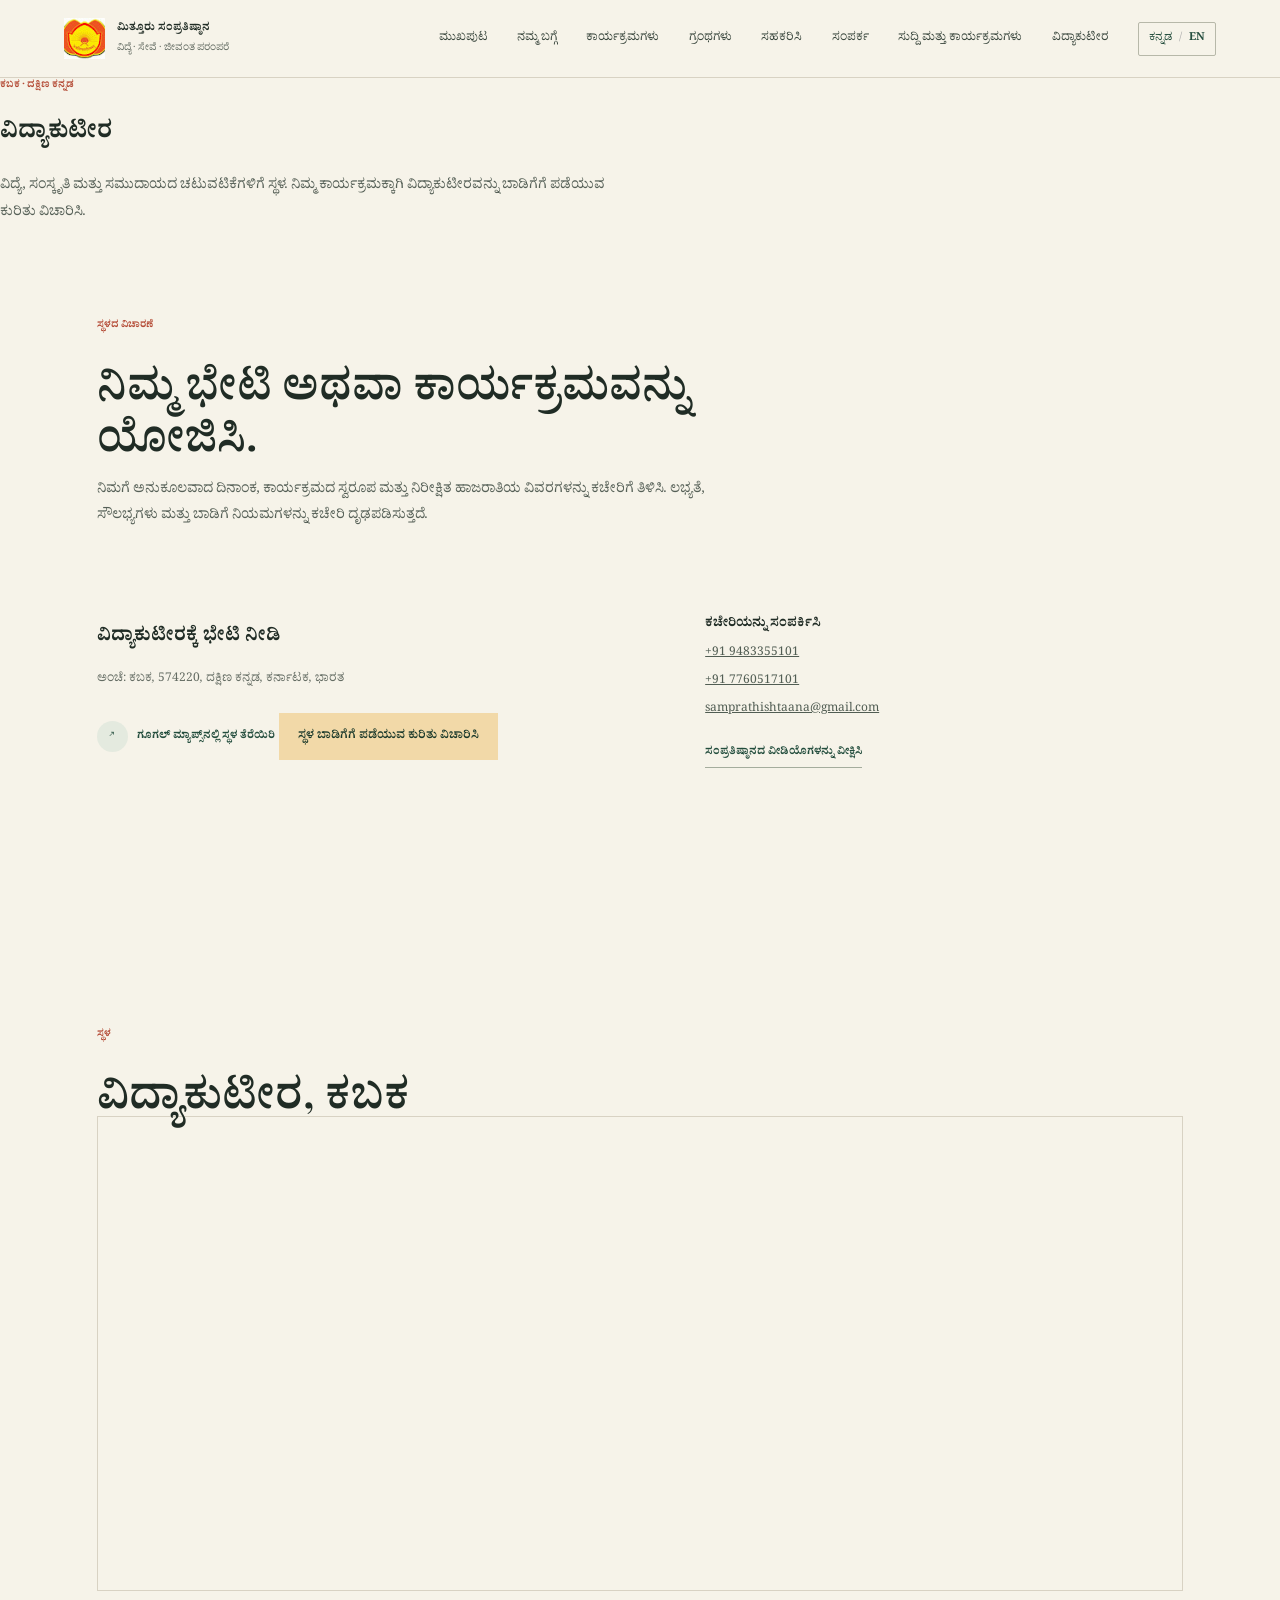
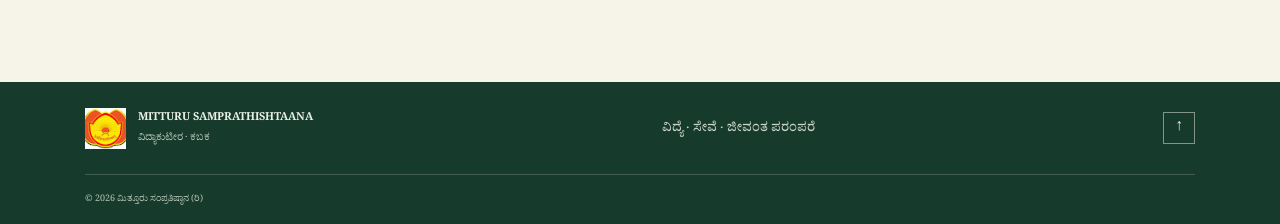
<file: vidya-kuteera.html>
<!doctype html>
<html lang="kn">
<head>
  <meta charset="utf-8">
  <meta name="viewport" content="width=device-width, initial-scale=1">
  <meta name="description" content="Enquire about hiring Vidya Kuteera in Kabaka for educational, cultural and community gatherings.">
  <title>Vidya Kuteera | Mitturu Samprathishtaana</title>
  <link rel="preconnect" href="https://fonts.googleapis.com">
  <link rel="preconnect" href="https://fonts.gstatic.com" crossorigin>
  <link href="https://fonts.googleapis.com/css2?family=DM+Sans:wght@400;500;600;700&family=Noto+Serif+Kannada:wght@400;500;600;700&family=Playfair+Display:wght@500;600;700&display=swap" rel="stylesheet">
  <link rel="stylesheet" href="styles.css">
  <script src="app.js" defer></script>
</head>
<body data-page="vidya-kuteera">
  <header class="site-header">
    <a class="brand" href="index.html" aria-label="Mitturu Samprathishtaana home">
      <span class="brand-mark" aria-hidden="true">ವಿ</span>
      <span class="brand-copy"><strong data-en="MITTURU SAMPRATHISHTAANA" data-kn="ಮಿತ್ತೂರು ಸಂಪ್ರತಿಷ್ಠಾನ">MITTURU SAMPRATHISHTAANA</strong><small data-en="Learning · Service · Living heritage" data-kn="ವಿದ್ಯೆ · ಸೇವೆ · ಜೀವಂತ ಪರಂಪರೆ">Learning · Service · Living heritage</small></span>
    </a>
    <button class="menu-toggle" type="button" aria-expanded="false" aria-controls="primary-nav" aria-label="Open menu"><span></span><span></span></button>
    <nav id="primary-nav" class="primary-nav" aria-label="Main navigation">
      <a href="index.html" data-page="home" data-en="Home" data-kn="ಮುಖಪುಟ">Home</a>
      <a href="about.html" data-page="about" data-en="About" data-kn="ನಮ್ಮ ಬಗ್ಗೆ">About</a>
      <a href="programmes.html" data-page="programmes" data-en="Programmes" data-kn="ಕಾರ್ಯಕ್ರಮಗಳು">Programmes</a>
      <a href="books.html" data-page="books" data-en="Books" data-kn="ಗ್ರಂಥಗಳು">Books</a>
      <a href="support.html" data-page="support" data-en="Support" data-kn="ಸಹಕರಿಸಿ">Support</a>
      <a href="contact.html" data-page="contact" data-en="Contact" data-kn="ಸಂಪರ್ಕ">Contact</a>
      <button class="language-switch" id="language-switch" type="button" aria-label="Switch language"><span>ಕನ್ನಡ</span><span class="language-divider">/</span><span>EN</span></button>
    </nav>
  </header>

  <main id="main">
    <section class="page-hero">
      <div class="page-hero-inner">
        <p class="eyebrow" data-en="Kabaka · Dakshina Kannada" data-kn="ಕಬಕ · ದಕ್ಷಿಣ ಕನ್ನಡ">Kabaka · Dakshina Kannada</p>
        <h1 data-en="Vidya Kuteera" data-kn="ವಿದ್ಯಾಕುಟೀರ">Vidya Kuteera</h1>
        <p class="section-deck" data-en="A place for learning, culture and community. Enquire about hiring the premises for your gathering." data-kn="ವಿದ್ಯೆ, ಸಂಸ್ಕೃತಿ ಮತ್ತು ಸಮುದಾಯದ ಚಟುವಟಿಕೆಗಳಿಗೆ ಸ್ಥಳ. ನಿಮ್ಮ ಕಾರ್ಯಕ್ರಮಕ್ಕಾಗಿ ವಿದ್ಯಾಕುಟೀರವನ್ನು ಬಾಡಿಗೆಗೆ ಪಡೆಯುವ ಕುರಿತು ವಿಚಾರಿಸಿ.">A place for learning, culture and community. Enquire about hiring the premises for your gathering.</p>
      </div>
    </section>

    <section class="section">
      <div class="section-heading">
        <p class="eyebrow" data-en="Venue enquiries" data-kn="ಸ್ಥಳದ ವಿಚಾರಣೆ">Venue enquiries</p>
        <h2 data-en="Plan your visit or event." data-kn="ನಿಮ್ಮ ಭೇಟಿ ಅಥವಾ ಕಾರ್ಯಕ್ರಮವನ್ನು ಯೋಜಿಸಿ.">Plan your visit or event.</h2>
        <p class="section-deck" data-en="Contact the office with your preferred date, event type and expected attendance. The team can confirm availability, facilities and rental terms." data-kn="ನಿಮಗೆ ಅನುಕೂಲವಾದ ದಿನಾಂಕ, ಕಾರ್ಯಕ್ರಮದ ಸ್ವರೂಪ ಮತ್ತು ನಿರೀಕ್ಷಿತ ಹಾಜರಾತಿಯ ವಿವರಗಳನ್ನು ಕಚೇರಿಗೆ ತಿಳಿಸಿ. ಲಭ್ಯತೆ, ಸೌಲಭ್ಯಗಳು ಮತ್ತು ಬಾಡಿಗೆ ನಿಯಮಗಳನ್ನು ಕಚೇರಿ ದೃಢಪಡಿಸುತ್ತದೆ.">Contact the office with your preferred date, event type and expected attendance. The team can confirm availability, facilities and rental terms.</p>
      </div>
      <div class="contact-inner">
        <div class="contact-heading">
          <h3 data-en="Visit Vidya Kuteera" data-kn="ವಿದ್ಯಾಕುಟೀರಕ್ಕೆ ಭೇಟಿ ನೀಡಿ">Visit Vidya Kuteera</h3>
          <p data-en="PO: Kabaka, 574220, Dakshina Kannada, Karnataka, India" data-kn="ಅಂಚೆ: ಕಬಕ, 574220, ದಕ್ಷಿಣ ಕನ್ನಡ, ಕರ್ನಾಟಕ, ಭಾರತ">PO: Kabaka, 574220, Dakshina Kannada, Karnataka, India</p>
          <a class="map-link" href="https://maps.app.goo.gl/AFAdtPft7jM7L8mB7" target="_blank" rel="noopener noreferrer"><span class="map-pin" aria-hidden="true">↗</span><span data-en="Open location in Google Maps" data-kn="ಗೂಗಲ್ ಮ್ಯಾಪ್ಸ್‌ನಲ್ಲಿ ಸ್ಥಳ ತೆರೆಯಿರಿ">Open location in Google Maps</span></a>
          <a class="button button-dark" href="mailto:samprathishtaana@gmail.com?subject=Vidya%20Kuteera%20rental%20enquiry" data-en="Enquire about hiring the venue" data-kn="ಸ್ಥಳ ಬಾಡಿಗೆಗೆ ಪಡೆಯುವ ಕುರಿತು ವಿಚಾರಿಸಿ">Enquire about hiring the venue <span aria-hidden="true">↗</span></a>
        </div>
        <div class="official-address">
          <strong data-en="Contact the office" data-kn="ಕಚೇರಿಯನ್ನು ಸಂಪರ್ಕಿಸಿ">Contact the office</strong>
          <a href="tel:+919483355101">+91 9483355101</a>
          <a href="tel:+917760517101">+91 7760517101</a>
          <a href="mailto:samprathishtaana@gmail.com">samprathishtaana@gmail.com</a>
          <a class="underlined-link" href="https://www.youtube.com/@samprathishtaanamittur9716/videos" target="_blank" rel="noopener noreferrer" data-en="View videos from the Samprathishtaana" data-kn="ಸಂಪ್ರತಿಷ್ಠಾನದ ವೀಡಿಯೊಗಳನ್ನು ವೀಕ್ಷಿಸಿ">View videos from the Samprathishtaana <span aria-hidden="true">↗</span></a>
        </div>
      </div>
    </section>

    <section class="section" aria-label="Location map">
      <div class="section-heading"><p class="eyebrow" data-en="Find us" data-kn="ಸ್ಥಳ">Find us</p><h2 data-en="Vidya Kuteera, Kabaka" data-kn="ವಿದ್ಯಾಕುಟೀರ, ಕಬಕ">Vidya Kuteera, Kabaka</h2></div>
      <div class="venue-map"><iframe title="Map to Vidya Kuteera in Kabaka" src="https://www.google.com/maps?q=Vidya+Kuteera,+Kabaka,+Karnataka&output=embed" loading="lazy" referrerpolicy="no-referrer-when-downgrade" allowfullscreen></iframe></div>
    </section>
  </main>

  <footer class="site-footer">
    <div class="footer-top">
      <a class="brand footer-brand" href="index.html"><span class="brand-mark" aria-hidden="true">ವಿ</span><span class="brand-copy"><strong>MITTURU SAMPRATHISHTAANA</strong><small data-en="Vidya Kuteera · Kabaka" data-kn="ವಿದ್ಯಾಕುಟೀರ · ಕಬಕ">Vidya Kuteera · Kabaka</small></span></a>
      <p data-en="Learning · Service · Living heritage" data-kn="ವಿದ್ಯೆ · ಸೇವೆ · ಜೀವಂತ ಪರಂಪರೆ">Learning · Service · Living heritage</p>
      <a href="#main" class="back-top" aria-label="Back to top">↑</a>
    </div>
    <div class="footer-bottom"><span>© <span id="current-year"></span> <span data-en="Mitturu Samprathishtaana (R)" data-kn="ಮಿತ್ತೂರು ಸಂಪ್ರತಿಷ್ಠಾನ (ರಿ)">Mitturu Samprathishtaana (R)</span></span></div>
  </footer>
</body>
</html>
</file>
<file: styles.css>
.founders .founder{grid-template-columns:minmax(0,1fr)}
@media(max-width:820px){body .donation-list .donation-option-card{grid-template-columns:minmax(0,1fr);align-items:stretch}body .donation-list .donation-field-wide{grid-column:auto}body .donation-list .donation-field,body .donation-list .donation-field input,body .donation-list .donation-field textarea{width:100%;min-width:0}}
.venue-map{width:100%;aspect-ratio:16/7;min-height:260px;border:1px solid var(--line)}.venue-map iframe{display:block;width:100%;height:100%;border:0}.bio-english-summary{display:none}body:not(.kn) .bio-english-summary{display:block}body:not(.kn) .bio-article>p{display:none}@media(max-width:680px){.venue-map{aspect-ratio:4/3;min-height:300px}.home-contact-details{padding-top:42px;padding-bottom:42px}}
.founder-number,.objective-list article>span,.programme-index,.support-no,.summary-item>strong{display:none}.programme-footnote,.giving-note{display:none}.work-section>.section-deck{display:none}.underlined-link+.underlined-link,.catalogue-note a+a{margin-inline-start:1.25rem}.donation-name{line-height:1.65;min-width:0;overflow-wrap:anywhere}.donation-field,.donation-field input,.donation-field textarea{min-width:0}.home-contact-details{background:var(--paper-deep)}@media(max-width:680px){.donation-option-card{align-items:stretch}.donation-detail{font-size:.96rem;line-height:1.8;overflow-wrap:anywhere}.donation-name{font-size:1rem}.donation-field input,.donation-field textarea{width:100%;min-width:0}.underlined-link+.underlined-link,.catalogue-note a+a{margin-inline-start:0;margin-top:.75rem}}
:root{font-family:"DM Sans","Noto Serif Kannada",sans-serif;color:#202c25;background:#f6f3e9;font-synthesis:none;text-rendering:optimizeLegibility;--paper:#f6f3e9;--paper-deep:#ece7d8;--ink:#202c25;--green:#234d3d;--green-deep:#163a2c;--red:#b44b36;--gold:#c4944f;--line:#d8d2c3;--muted:#656d64;--serif:"Playfair Display","Noto Serif Kannada",serif;--kannada:"Noto Serif Kannada",serif}*{box-sizing:border-box}html{scroll-behavior:smooth;scroll-padding-top:92px}body{margin:0;min-width:320px}body.kn{font-family:var(--kannada),serif}a{color:inherit}button,input,select,textarea{font:inherit}button,a{-webkit-tap-highlight-color:transparent}.skip-link{position:fixed;top:-60px;left:1rem;z-index:20;padding:.7rem 1rem;background:#fff}.skip-link:focus{top:1rem}.site-header{height:78px;padding:0 clamp(1.2rem,5vw,5.5rem);display:flex;align-items:center;justify-content:space-between;background:var(--paper);border-bottom:1px solid var(--line);position:sticky;top:0;z-index:10}.brand{display:flex;align-items:center;gap:12px;text-decoration:none}.brand-mark{display:grid;place-items:center;width:41px;aspect-ratio:1;border:1px solid var(--green);border-radius:50%;color:var(--green);font:600 20px var(--kannada)}.brand-copy{display:grid;gap:3px}.brand-copy strong{font-size:11px;letter-spacing:1.2px}.brand-copy small{font-size:10px;color:var(--muted)}.primary-nav{display:flex;align-items:center;gap:clamp(13px,2.3vw,32px)}.primary-nav>a{text-decoration:none;font-size:12px;color:#39463d;white-space:nowrap}.primary-nav>a:hover,.text-link:hover,.underlined-link:hover{color:var(--red)}.language-switch{height:34px;border:1px solid #b7b8a9;border-radius:2px;background:transparent;color:var(--green);display:flex;gap:7px;align-items:center;padding:0 10px;font-size:11px;cursor:pointer}.language-switch span:last-child{font-weight:700}.language-divider{color:#aaa}.menu-toggle{display:none;background:none;border:0}.hero{position:relative;overflow:hidden;background:var(--green);color:#f8f3e6;min-height:555px}.hero-pattern{position:absolute;inset:0 0 0 56%;opacity:.28;background:repeating-linear-gradient(135deg,transparent 0 38px,rgba(216,202,159,.18) 39px 40px),repeating-linear-gradient(45deg,transparent 0 73px,rgba(216,202,159,.12) 74px 75px);mask-image:linear-gradient(90deg,transparent,#000 45%)}.hero:after{position:absolute;content:"";width:440px;height:440px;border:1px solid rgba(228,207,163,.22);border-radius:50%;right:10%;top:3%;box-shadow:0 0 0 24px rgba(228,207,163,.035),0 0 0 48px rgba(228,207,163,.03),0 0 0 72px rgba(228,207,163,.025)}.hero-inner{position:relative;z-index:1;max-width:1240px;margin:auto;min-height:510px;padding:75px clamp(1.2rem,6vw,6.5rem) 56px;display:grid;grid-template-columns:minmax(0,1.45fr) minmax(225px,.55fr);align-items:center;gap:9%}.hero-copy{max-width:700px}.eyebrow{margin:0 0 21px;text-transform:uppercase;letter-spacing:1.3px;font-size:10px;font-weight:700;color:var(--red)}.hero .eyebrow{color:#dfbd7b}.hero h1{margin:0;max-width:720px;font:600 clamp(42px,5vw,67px)/1.11 var(--serif);letter-spacing:0}.kn .hero h1,.kn h2,.kn h3{font-family:var(--kannada);line-height:1.4}.hero-intro{max-width:620px;color:#e1e6da;font-size:15px;line-height:1.85;margin:23px 0 27px}.hero-actions{display:flex;align-items:center;gap:27px}.button{min-height:47px;padding:0 18px;border:1px solid transparent;text-decoration:none;display:inline-flex;align-items:center;justify-content:center;gap:18px;font-size:12px;font-weight:600;cursor:pointer}.button-dark{background:#f2d9a8;color:#183729}.button-dark:hover{background:#fff0d1}.text-link{font-size:12px;text-decoration:none;color:#f7efdc}.hero-note{max-width:265px;border-left:1px solid rgba(228,207,163,.55);padding:8px 0 7px 22px;justify-self:end}.note-label{font-size:10px;text-transform:uppercase;letter-spacing:1.1px;color:#e3c58c}.hero-note p{font:500 20px/1.55 var(--serif);margin:14px 0 19px}.note-rule{display:block;width:38px;border-top:1px solid #d7b77e;margin:0 0 15px}.note-date{font-size:9px;letter-spacing:1px;color:#cbd7c8}.hero-bottom{height:45px;border-top:1px solid rgba(236,232,210,.19);position:relative;z-index:1;padding:0 clamp(1.2rem,6vw,6.5rem);display:flex;align-items:center;justify-content:space-between;font-size:9px;letter-spacing:1.2px;color:#ccdbce}.intro-strip{background:#e9e2cf;padding:17px clamp(1.2rem,6vw,6.5rem);display:flex;justify-content:space-between;align-items:center;gap:20px}.intro-strip p{margin:0;font:500 14px var(--serif);color:#39463d}.intro-strip a{font-size:11px;text-decoration:none;white-space:nowrap;color:var(--green);font-weight:700}.section{max-width:1240px;margin:auto;padding:91px clamp(1.2rem,6vw,6.5rem)}.section-heading{max-width:670px}.section-heading h2,.history-inner h2,.contact-heading h2{font:600 clamp(31px,3.4vw,45px)/1.2 var(--serif);letter-spacing:0;margin:0;color:var(--ink)}.about-grid{display:grid;grid-template-columns:.8fr 1.2fr;gap:11%;margin-top:43px}.about-lead p,.section-deck{font-size:14px;line-height:1.9;color:#566057;margin:0 0 16px}.about-lead p:first-child{font-size:16px;color:#344339}.underlined-link{display:inline-flex;align-items:center;gap:10px;padding:5px 0;text-decoration:none;border-bottom:1px solid #a5ad9d;color:var(--green);font-size:11px;font-weight:700;margin-top:11px}.founders{border-top:1px solid var(--line)}.founder{display:grid;grid-template-columns:38px 1fr;gap:13px;padding:19px 0;border-bottom:1px solid var(--line)}.founder-number{font:600 13px var(--serif);color:var(--red)}.founder h3{font:600 17px/1.4 var(--serif);margin:0 0 7px}.founder p{font-size:12px;line-height:1.7;color:var(--muted);margin:0}.legacy-stat{display:flex;align-items:center;gap:11px;padding-top:23px}.legacy-stat strong{font:600 21px var(--serif);color:var(--green)}.legacy-stat span{font-size:10px;color:var(--muted);max-width:125px;line-height:1.5;margin-right:20px}.objectives-section{background:#e9e4d5;border-top:1px solid #d9d2c2;border-bottom:1px solid #d9d2c2}.objectives-inner{padding-top:82px;padding-bottom:83px}.objective-list{display:grid;grid-template-columns:repeat(5,1fr);margin-top:45px;border-top:1px solid #c9c2b2}.objective-list article{padding:20px 18px 0 0;margin-right:18px;border-right:1px solid #d0c9b9}.objective-list article:last-child{border:0;margin:0}.objective-list article>span{font:600 12px var(--serif);color:var(--red)}.objective-list h3{font:600 16px/1.45 var(--serif);margin:22px 0 10px}.objective-list p{font-size:11px;line-height:1.8;color:#5f685e;margin:0}.work-section{padding-top:91px;padding-bottom:93px}.work-section .section-heading{max-width:680px}.section-deck{max-width:610px;margin:18px 0 0}.programme-grid{display:grid;grid-template-columns:repeat(4,1fr);margin-top:35px;border-top:1px solid var(--line);border-bottom:1px solid var(--line)}.programme{position:relative;min-height:263px;padding:23px 20px 22px 0;margin-right:19px;border-right:1px solid var(--line)}.programme:last-child{border:0;margin:0}.programme-index{font-size:10px;color:var(--red);font-weight:700}.programme-symbol{position:absolute;right:20px;top:12px;width:40px;height:40px;display:grid;place-items:center;border-radius:50%;font:500 15px var(--kannada);color:var(--green);background:#dfe8da}.programme-rose .programme-symbol{background:#f0ded5;color:#954632}.programme-yellow .programme-symbol{background:#f0e5bf;color:#785921}.programme-blue .programme-symbol{background:#dce8e3;color:#3a6255}.programme h3{font:600 19px/1.4 var(--serif);margin:45px 0 12px}.programme p{font-size:12px;line-height:1.8;color:#59645a;margin:0 0 18px}.programme-kannada{font:12px/1.8 var(--kannada);color:#59645a}.programme-footnote{display:flex;gap:11px;align-items:flex-start;max-width:800px;margin-top:17px;color:var(--muted)}.footnote-mark{border:1px solid #a9ad9d;border-radius:50%;width:18px;height:18px;flex:none;text-align:center;font:11px/17px var(--serif)}.programme-footnote p{margin:0;font-size:10px;line-height:1.7}.books-section{background:#e9e4d5;border-top:1px solid #d9d2c2;border-bottom:1px solid #d9d2c2}.books-inner{padding-top:84px;padding-bottom:86px}.books-heading{display:flex;align-items:end;justify-content:space-between;max-width:none;gap:45px}.books-heading .section-deck{max-width:400px;margin:0}.catalogue-tools{display:flex;align-items:center;gap:12px;margin:34px 0 24px;padding-bottom:15px;border-bottom:1px solid #c9c2b2}.search-box{flex:1;min-width:150px;max-width:390px;height:42px;border:1px solid #c5bead;background:#f5f1e5;display:flex;align-items:center;gap:10px;padding:0 12px}.search-icon{font-size:21px;color:var(--green)}.search-box input{border:0;outline:0;background:transparent;width:100%;font-size:12px;color:var(--ink)}.search-box input::placeholder{color:#7b8177}.filter-label select{height:42px;min-width:185px;padding:0 30px 0 12px;border:1px solid #c5bead;background:#f5f1e5;color:#354139;font-size:11px}.catalogue-count{margin-left:auto;color:#687067;font-size:11px}.book-grid{display:grid;grid-template-columns:repeat(4,minmax(0,1fr));gap:25px 18px}.book-card{min-width:0;display:flex;flex-direction:column}.book-cover{height:186px;position:relative;display:flex;align-items:center;justify-content:center;padding:20px;background:#466854;overflow:hidden;color:#f5ead0;box-shadow:2px 3px 0 rgba(39,49,41,.1)}.book-cover:before{content:"";position:absolute;inset:9px;border:1px solid rgba(244,226,184,.48)}.book-cover:after{content:"";position:absolute;width:118px;height:118px;border:1px solid rgba(244,226,184,.2);transform:rotate(45deg)}.book-cover-inner{z-index:1;max-width:90%;text-align:center}.cover-org{font-size:7px;letter-spacing:.6px;text-transform:uppercase;display:block;margin-bottom:15px}.cover-title{font:600 17px/1.45 var(--kannada);margin:0 auto;max-width:180px}.cover-en{display:block;font:500 8px/1.4 "DM Sans",sans-serif;margin-top:8px}.cover-mark{display:block;font:500 19px var(--serif);margin:8px auto;color:#ead39c}.book-meta{display:flex;justify-content:space-between;align-items:center;margin-top:12px}.book-category{font-size:8px;text-transform:uppercase;letter-spacing:.7px;color:#73786d}.book-year{font-size:9px;color:#72786e}.book-card h3{font:600 14px/1.45 var(--serif);margin:6px 0 4px}.kn .book-card h3{font-family:var(--kannada)}.book-author{font-size:10px;line-height:1.5;color:#697067;margin:0 0 9px;min-height:15px}.book-price{font-size:10px;color:var(--red);margin-top:auto;padding:7px 0}.add-book{align-self:flex-start;display:inline-flex;align-items:center;gap:7px;padding:7px 10px;border:1px solid #a9b0a3;color:var(--green);background:transparent;font-size:10px;cursor:pointer}.add-book:hover,.add-book[aria-pressed="true"]{background:var(--green);color:#fff}.catalogue-note{display:flex;justify-content:space-between;align-items:center;border-top:1px solid #c9c2b2;margin-top:30px;padding-top:16px;font-size:10px;color:#667065}.catalogue-note a{color:var(--green);text-decoration:none;font-weight:700}.catalogue-note .button-link{display:inline-flex;align-items:center;justify-content:center;gap:8px;padding:.8rem 1.2rem;border-radius:999px;background:var(--green);color:#fff;border:1px solid var(--green);text-decoration:none;font-weight:700;letter-spacing:.02em;box-shadow:0 12px 24px rgba(35,77,61,.18);transition:transform .2s ease,background-color .2s ease,box-shadow .2s ease}.catalogue-note .button-link:hover{background:var(--green-deep);transform:translateY(-1px);box-shadow:0 16px 28px rgba(35,77,61,.22)}.support-cta{display:flex;align-items:center;justify-content:space-between;gap:16px;margin:0 0 28px;padding:1.1rem 1.3rem;border:1px solid var(--line);background:#f4efe5;border-radius:18px}.support-cta p{margin:0;font-size:14px;line-height:1.7;color:var(--ink)}.support-cta .button-link,.donation-actions .button-link{display:inline-flex;align-items:center;justify-content:center;gap:8px;padding:.8rem 1.2rem;border-radius:999px;background:var(--green);color:#fff;border:1px solid var(--green);text-decoration:none;font-weight:700;letter-spacing:.02em;box-shadow:0 12px 24px rgba(35,77,61,.18);transition:transform .2s ease,background-color .2s ease,box-shadow .2s ease}.support-cta .button-link:hover,.donation-actions .button-link:hover{background:var(--green-deep);transform:translateY(-1px);box-shadow:0 16px 28px rgba(35,77,61,.22)}.donation-grid{margin-top:20px}.donation-form-wrap{margin-top:18px}.donation-form{max-width:760px}.donation-actions{display:flex;gap:14px;flex-wrap:wrap;margin-top:14px}.no-results{grid-column:1/-1;padding:38px 0;color:var(--muted);font-size:14px}.order-section{background:#234d3d;color:#f6f3e9}.order-inner{display:grid;grid-template-columns:.9fr 1.1fr;gap:11%;padding-top:80px;padding-bottom:82px}.order-copy .eyebrow{color:#dfbd7c}.order-copy h2{font:600 37px/1.24 var(--serif);margin:0 0 17px;max-width:410px}.order-copy>p:not(.eyebrow){color:#d3dfd3;font-size:12px;line-height:1.8;max-width:430px}.order-selection{margin-top:30px;padding-top:15px;border-top:1px solid rgba(255,255,255,.25)}.order-selection h3{font:600 14px var(--serif);margin:0 0 10px}.cart-items{font-size:11px;color:#e2e8dd}.empty-cart{color:#afc1b2;margin:0}.cart-entry{display:flex;justify-content:space-between;align-items:center;gap:8px;padding:7px 0;border-bottom:1px solid rgba(255,255,255,.15)}.cart-entry button{border:0;background:transparent;color:#edc880;cursor:pointer;font-size:10px}.order-form{padding-top:13px}.order-form label{display:grid;gap:8px;margin-bottom:15px;font-size:10px;color:#e1e9dc}.form-row{display:grid;grid-template-columns:1fr 1fr;gap:14px}.order-form input,.order-form textarea{width:100%;border:1px solid rgba(235,241,228,.4);border-radius:0;background:rgba(255,255,255,.06);padding:11px;color:white;outline:none;font-size:12px;resize:vertical}.order-form input:focus,.order-form textarea:focus{border-color:#edc880}.order-form .button{margin-top:3px}.form-note{font-size:9px;color:#b9cabc;line-height:1.6}.form-status{font-size:11px;color:#f4d99d}.support-inner{padding-top:85px;padding-bottom:84px}.support-grid{display:grid;grid-template-columns:repeat(3,1fr);gap:35px;margin-top:38px;border-top:1px solid var(--line)}.support-item{padding:18px 20px 0 0;border-right:1px solid var(--line)}.support-item:last-child{border:0}.support-no{font-size:10px;color:var(--red);font-weight:700}.support-item h3{font:600 20px var(--serif);margin:25px 0 10px}.support-item p{font-size:12px;line-height:1.8;color:#606a60;min-height:45px}.support-item .underlined-link{font-size:10px}.giving-note{display:flex;gap:14px;align-items:flex-start;margin-top:35px;padding:16px 19px;background:#e9e4d5;max-width:830px}.giving-star{font-size:15px;color:var(--red)}.giving-note p{font-size:10px;line-height:1.7;color:#566057;margin:0}.history-section{background:#e9e2cf}.history-inner{padding-top:75px;padding-bottom:68px;display:grid;grid-template-columns:1fr .7fr;gap:20px 10%}.history-inner .eyebrow{grid-column:1/-1;margin-bottom:0}.history-inner h2{font-size:33px;max-width:520px}.history-copy p{margin:0 0 10px;color:#586258;font-size:12px;line-height:1.8}.history-line{grid-column:1/-1;display:flex;justify-content:space-between;align-items:center;margin-top:21px;padding-top:17px;border-top:1px solid #c8c1b1}.history-line span:first-child{display:flex;align-items:center;gap:12px;color:var(--green);font:600 14px var(--serif)}.history-line i{display:block;width:5px;height:5px;border-radius:50%;background:var(--red)}.history-line span:last-child{font-size:9px;color:#72786e}.contact-section{background:#f6f3e9}.contact-inner{padding-top:76px;padding-bottom:77px;display:grid;grid-template-columns:1fr 1fr;gap:12%}.contact-heading h2{font-size:40px}.contact-heading>p:not(.eyebrow){font-size:12px;color:#646c63}.map-link{display:inline-flex;align-items:center;gap:9px;margin-top:19px;text-decoration:none;color:var(--green);font-size:11px;font-weight:700}.map-pin{display:grid;place-items:center;width:31px;height:31px;border-radius:50%;background:#e4eadf}.official-address{font-style:normal;display:flex;flex-direction:column;align-items:flex-start;gap:8px;padding-top:7px;color:#515d53;font-size:12px}.official-address strong{font-size:13px;line-height:1.7;color:var(--ink);max-width:380px}.youtube-link{display:inline-flex;align-items:center;gap:10px;padding:9px 0 4px;text-decoration:none;color:var(--red);font-size:11px;font-weight:700}.youtube-icon{display:grid;place-items:center;width:25px;height:20px;border-radius:5px;background:#c63832;color:white;font-size:10px}.site-footer{background:var(--green-deep);color:#ecf0e7;padding:0 clamp(1.2rem,6vw,6.5rem)}.footer-top{max-width:1110px;margin:auto;min-height:93px;display:flex;align-items:center;justify-content:space-between;border-bottom:1px solid rgba(237,240,228,.2)}.footer-brand .brand-mark{border-color:#d4c297;color:#e5cd9a}.footer-brand .brand-copy small{color:#bbcbbd}.footer-top>p{font:500 13px var(--serif);color:#c7d4c6}.back-top{width:32px;height:32px;border:1px solid rgba(237,240,228,.5);display:grid;place-items:center;text-decoration:none}.footer-bottom{max-width:1110px;margin:auto;min-height:49px;display:flex;align-items:center;justify-content:space-between;gap:15px;color:#b9c9ba;font-size:9px}.sr-only{position:absolute;width:1px;height:1px;padding:0;margin:-1px;overflow:hidden;clip:rect(0,0,0,0);white-space:nowrap;border:0}body.kn .brand-copy strong,body.kn .primary-nav,body.kn .eyebrow,body.kn .note-date,body.kn .hero-bottom{letter-spacing:0}body.kn .hero-intro,body.kn .objective-list p,body.kn .programme p,body.kn .about-lead p,body.kn .support-item p{line-height:2}
@media(max-width:900px){.primary-nav{gap:14px}.primary-nav>a{font-size:11px}.brand-copy strong{font-size:9px}.hero-inner{gap:5%;grid-template-columns:1fr .6fr}.hero h1{font-size:54px}.objective-list{grid-template-columns:repeat(3,1fr);row-gap:23px}.objective-list article:nth-child(3){border:0}.objective-list article:nth-child(4){border-top:1px solid #c9c2b2;padding-top:19px}.objective-list article:nth-child(5){border-top:1px solid #c9c2b2;padding-top:19px}.programme-grid{grid-template-columns:repeat(2,1fr)}.programme:nth-child(2){border-right:0;margin-right:0}.programme:nth-child(3),.programme:nth-child(4){border-top:1px solid var(--line)}.programme:nth-child(3){padding-top:23px}.book-grid{grid-template-columns:repeat(3,minmax(0,1fr))}.hero:after{right:4%}}
@media(max-width:680px){html{scroll-padding-top:70px}.site-header{height:68px;padding:0 18px}.brand-mark{width:36px}.brand-copy strong{font-size:9px}.brand-copy small{font-size:9px}.menu-toggle{width:38px;height:38px;display:flex;flex-direction:column;justify-content:center;gap:5px;align-items:center;cursor:pointer}.menu-toggle span{display:block;width:18px;border-top:1px solid var(--green)}.primary-nav{display:none;position:absolute;top:67px;left:0;right:0;background:var(--paper);padding:12px 20px 19px;border-bottom:1px solid var(--line);flex-direction:column;align-items:stretch;gap:0}.primary-nav.open{display:flex}.primary-nav>a{padding:12px 0;border-bottom:1px solid var(--line);font-size:13px}.language-switch{align-self:flex-start;margin-top:12px}.hero-inner{min-height:auto;display:block;padding:60px 23px 48px}.hero-pattern{left:20%;opacity:.18}.hero:after{width:270px;height:270px;right:-100px;top:80px}.hero h1{font-size:43px;max-width:540px}.hero-intro{font-size:13px;line-height:1.8}.hero-note{max-width:330px;margin-top:42px;margin-left:5px;justify-self:auto}.hero-note p{font-size:18px}.hero-bottom{padding:0 22px;font-size:8px}.intro-strip{padding:15px 22px;align-items:flex-start;flex-direction:column;gap:8px}.intro-strip p{font-size:13px;line-height:1.55}.section{padding:65px 22px}.section-heading h2,.history-inner h2{font-size:32px}.about-grid{grid-template-columns:1fr;gap:37px;margin-top:27px}.objective-list{grid-template-columns:1fr 1fr;row-gap:17px;margin-top:30px}.objective-list article{min-height:165px;margin-right:12px;padding-right:12px}.objective-list article:nth-child(3){border-right:1px solid #d0c9b9}.objective-list article:nth-child(4){border-top:0;padding-top:20px}.objective-list article:nth-child(5){grid-column:1/-1;min-height:auto;border-top:1px solid #c9c2b2;padding-top:19px}.objective-list h3{margin-top:14px;font-size:14px}.objective-list p{font-size:10px}.programme-grid{grid-template-columns:1fr 1fr}.programme{padding-right:12px;margin-right:12px;min-height:260px}.programme:nth-child(2){margin:0;padding-right:0}.programme:nth-child(3){border-right:1px solid var(--line);margin-right:12px;padding-right:12px}.programme:nth-child(4){padding-right:0}.programme-symbol{right:7px;width:34px;height:34px}.programme h3{font-size:16px;margin-top:42px}.programme p{font-size:10px}.programme-kannada{font-size:10px}.books-heading{display:block}.books-heading .section-deck{margin-top:15px}.catalogue-tools{flex-wrap:wrap;gap:9px;margin-top:23px}.search-box{max-width:none;flex-basis:100%}.filter-label{flex:1}.filter-label select{width:100%;min-width:0}.catalogue-count{margin-left:0}.book-grid{grid-template-columns:repeat(2,minmax(0,1fr));gap:23px 13px}.book-cover{height:158px;padding:12px}.cover-title{font-size:14px}.cover-org{font-size:6px}.catalogue-note{align-items:flex-start;gap:13px;line-height:1.6}.catalogue-note a{white-space:nowrap}.order-inner{grid-template-columns:1fr;gap:26px;padding-top:61px;padding-bottom:60px}.order-copy h2{font-size:32px}.form-row{grid-template-columns:1fr}.support-grid{grid-template-columns:1fr;gap:0}.support-item{border-right:0;border-bottom:1px solid var(--line);padding:17px 0 20px}.support-item h3{margin:14px 0 7px}.support-item p{min-height:auto}.history-inner{grid-template-columns:1fr;gap:18px;padding-top:61px;padding-bottom:57px}.history-inner .eyebrow{grid-column:auto}.history-line{flex-direction:column;align-items:flex-start;gap:9px}.contact-inner{grid-template-columns:1fr;gap:30px;padding-top:60px;padding-bottom:60px}.official-address{border-top:1px solid var(--line);padding-top:22px}.footer-top{min-height:80px}.footer-top>p{display:none}.footer-bottom{padding:13px 0;align-items:flex-start;flex-direction:column;gap:7px}.legacy-stat{flex-wrap:wrap}.legacy-stat span{margin-right:7px}}
.donation-summary{display:grid;grid-template-columns:repeat(3,minmax(0,1fr));gap:16px;margin:18px 0 14px}.summary-item{display:flex;align-items:center;gap:12px;padding:16px 18px;border:1px solid rgba(35,77,61,.14);border-radius:14px;background:linear-gradient(135deg,#fffdf8,#f0ebdf);box-shadow:0 10px 22px rgba(35,31,18,.03)}.summary-item strong{display:grid;place-items:center;width:30px;height:30px;border-radius:50%;background:var(--green);color:#fff;font-size:.8rem}.summary-item span{font-size:.9rem;color:var(--ink);line-height:1.5}.donation-list{display:grid;gap:18px;margin:28px 0 12px}.donation-option-card{display:grid;grid-template-columns:1.3fr 0.9fr 1.4fr;align-items:end;gap:14px;padding:18px 18px 16px;border:1px solid rgba(63,58,43,.18);border-radius:18px;background:linear-gradient(180deg,#fffefb,#f6f0e7);box-shadow:0 14px 30px rgba(35,31,18,.05);border-left:4px solid var(--green)}.donation-card-main{display:flex;flex-direction:column;gap:10px}.donation-option{display:flex;align-items:center;gap:12px;font-weight:700;color:var(--ink)}.donation-option input{width:18px;height:18px;accent-color:var(--green)}.donation-name{font-size:1.05rem}.donation-detail{margin:0;color:var(--muted);line-height:1.65;font-size:.92rem}.donation-field{display:flex;flex-direction:column;gap:8px;font-size:.82rem;color:var(--muted);font-weight:600}.donation-field input,.donation-field textarea{width:100%;padding:10px 12px;border:1px solid #c9c2b2;border-radius:10px;background:rgba(255,255,255,.9);font:inherit;color:var(--ink)}.donation-field textarea{resize:vertical;min-height:72px}.donation-field-wide{grid-column:span 3}.donation-form-wrap{margin-top:28px;padding:20px 18px;border:1px solid rgba(35,77,61,.12);border-radius:18px;background:linear-gradient(180deg,#f7f1e6,#f2ead9)}.donation-actions{display:flex;flex-wrap:wrap;align-items:center;gap:14px;margin-top:18px}.@media(max-width:820px){.donation-summary{grid-template-columns:1fr}.donation-option-card{grid-template-columns:1fr;padding:16px}.donation-field-wide{grid-column:auto}}@media(prefers-reduced-motion:reduce){html{scroll-behavior:auto}*,*:before,*:after{animation-duration:.01ms!important;animation-iteration-count:1!important;transition-duration:.01ms!important}}
</file>
<file: content-pages.css>
.book-description{margin:0 0 15px;color:var(--muted);font-size:12px;line-height:1.7}.news-archive{display:grid;gap:0;margin:28px 0}.news-entry{display:grid;grid-template-columns:minmax(120px,.32fr) 1fr;gap:24px;padding:27px 0;border-top:1px solid var(--line)}.news-entry[hidden]{display:none}.news-entry time{font-size:12px;font-weight:700;color:var(--red)}.news-entry h2{margin:0 0 12px;color:var(--ink);font:600 27px/1.25 var(--serif)}.news-entry p{margin:0 0 14px;color:#566057;font-size:14px;line-height:1.85}.news-entry figure{margin:18px 0 0}.news-entry img{display:block;width:100%;max-height:520px;aspect-ratio:16/9;object-fit:cover}.news-entry figcaption{margin-top:8px;color:var(--muted);font-size:12px}.gallery-grid{display:grid;grid-template-columns:repeat(3,minmax(0,1fr));gap:18px;margin-top:28px}.gallery-item{margin:0;overflow:hidden;border:1px solid var(--line);background:var(--paper)}.gallery-item img{display:block;width:100%;aspect-ratio:4/3;object-fit:cover}.gallery-item figcaption{padding:12px 14px;color:var(--muted);font-size:12px;line-height:1.6}.gallery-empty{margin-top:32px;padding:38px 20px;border-block:1px solid var(--line);background:linear-gradient(135deg,rgba(35,77,61,.045),rgba(180,75,54,.035));text-align:center}.gallery-empty[hidden]{display:none}.gallery-empty-mark{display:inline-grid;place-items:center;width:64px;aspect-ratio:1;border:1px solid var(--green);border-radius:50%;color:var(--green);font:600 18px var(--kannada)}.gallery-empty p{margin:17px 0 6px;color:var(--ink);font:600 21px/1.4 var(--serif)}.gallery-empty .underlined-link{margin-top:10px}.news-filters select{min-width:150px}#news-filters[hidden]{display:none}@media(max-width:760px){.gallery-grid{grid-template-columns:repeat(2,minmax(0,1fr));gap:12px}}@media(max-width:680px){.news-entry{grid-template-columns:1fr;gap:10px;padding:21px 0}.news-entry h2{font-size:23px}.gallery-empty{padding:30px 16px}.gallery-empty p{font-size:18px}}@media(max-width:420px){.gallery-grid{grid-template-columns:1fr}}
</file>
